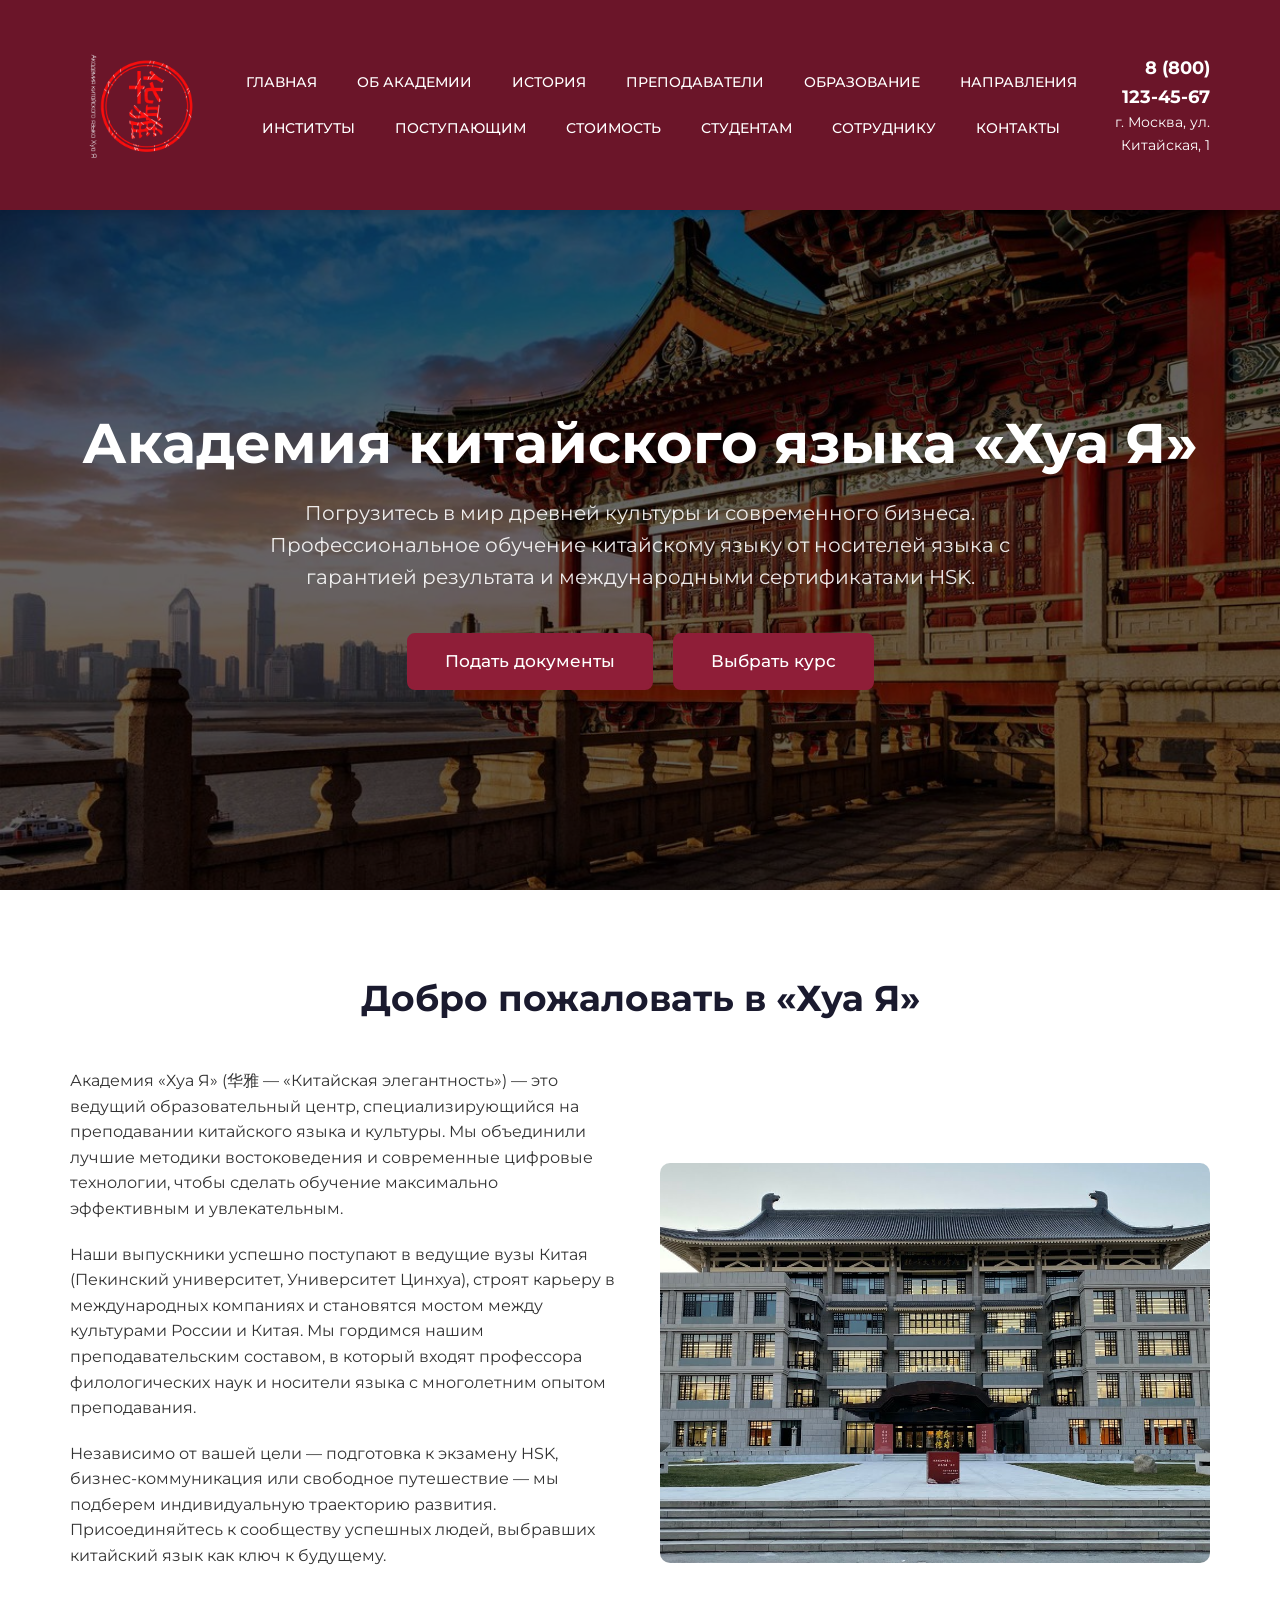
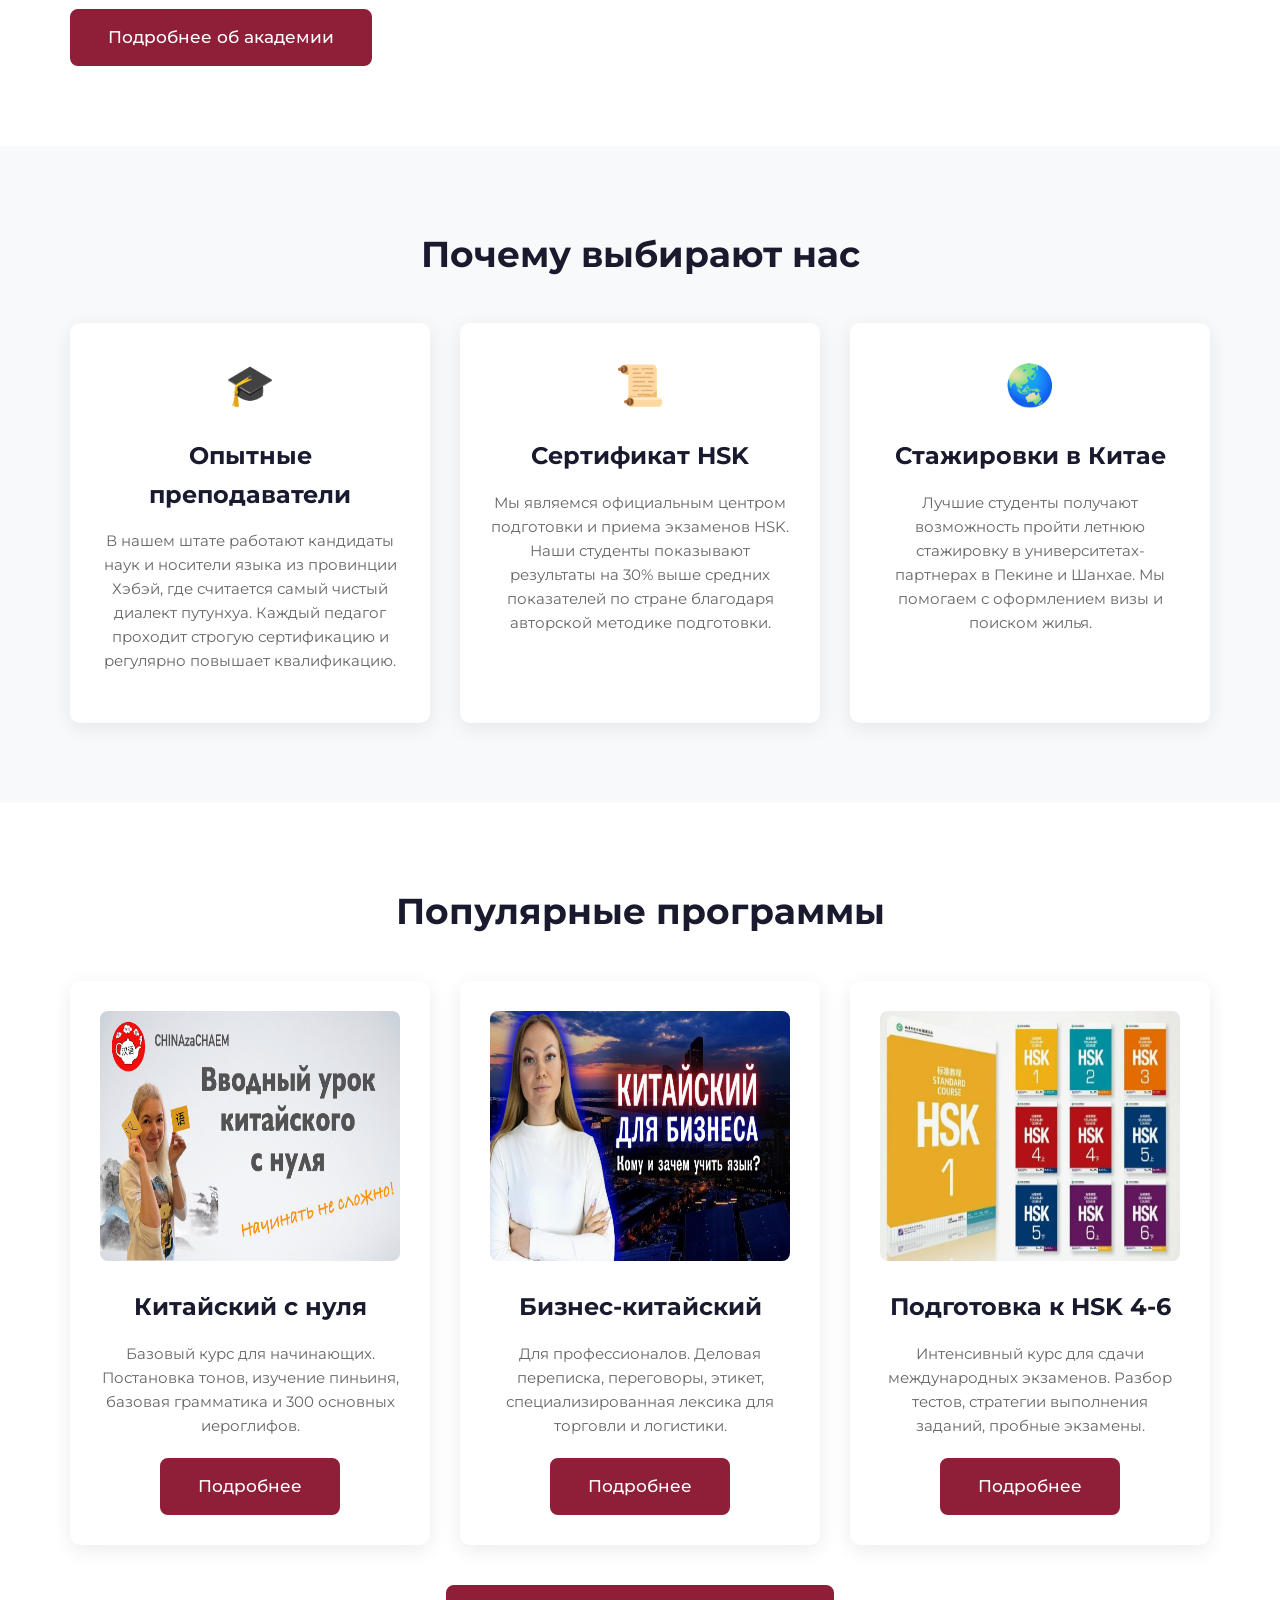
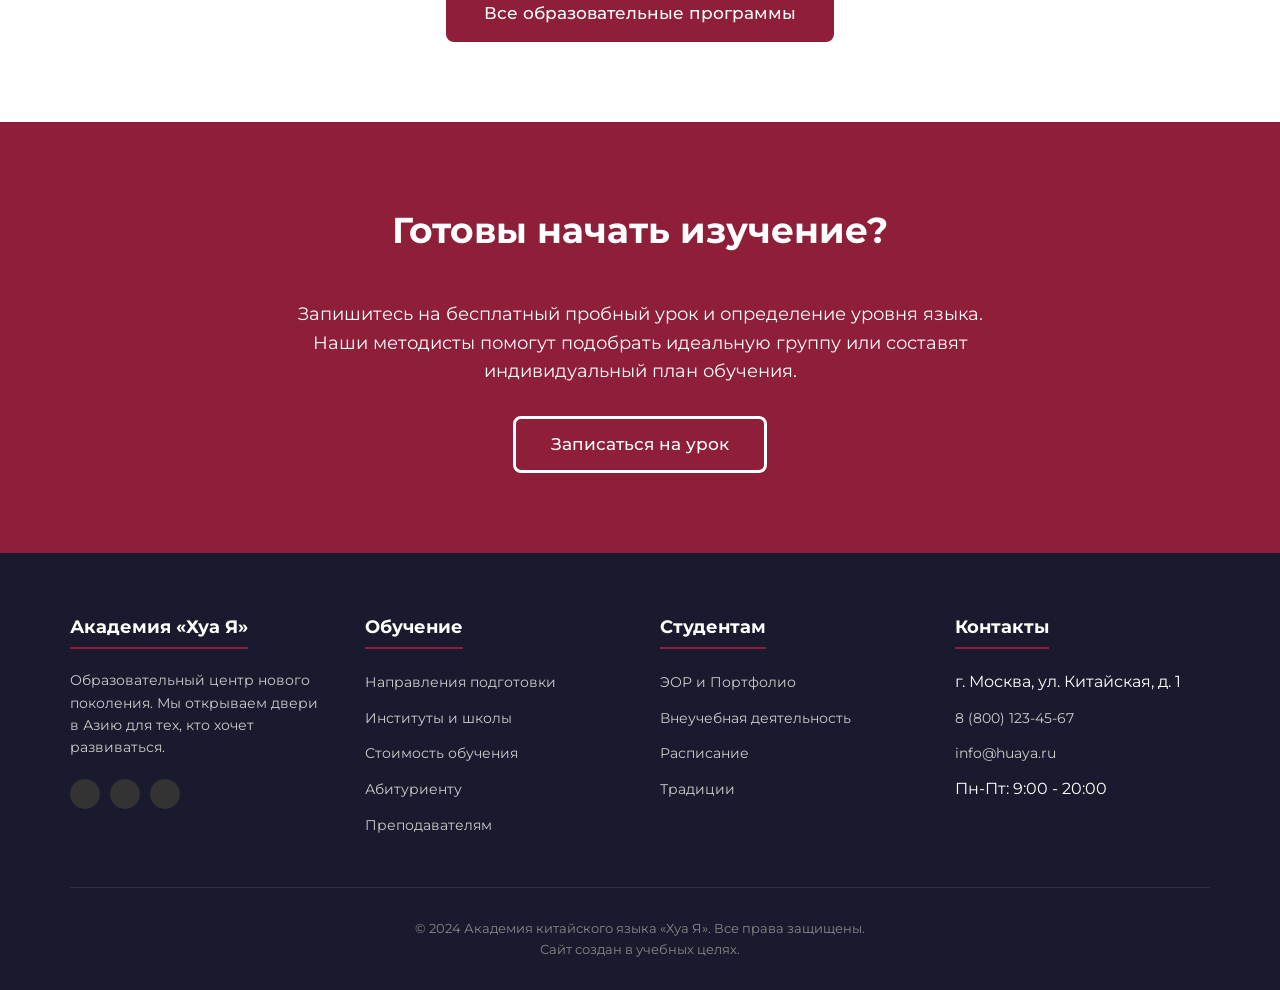
<file: index.html>
<!DOCTYPE html>
<html lang="ru">
<head>
    <meta charset="UTF-8">
    <meta name="viewport" content="width=device-width, initial-scale=1.0">
    <title>Академия китайского языка "Хуа Я" | Главная</title>
    <link href="https://fonts.googleapis.com/css2?family=Montserrat:wght@300;400;500;600;700;900&display=swap" rel="stylesheet">
    <link rel="stylesheet" href="style.css">
    <style>
        /* === КНОПКА СО ЗВЁЗДАМИ (БОРДОВАЯ ВЕРСИЯ) === */
        .star-btn {
            position: relative;
            padding: 12px 35px;
            background: #8f1e38;
            font-size: 17px;
            font-weight: 500;
            color: #fff;
            border: 3px solid #8f1e38;
            border-radius: 8px;
            box-shadow: 0 0 0 #8f1e388c;
            transition: all 0.3s ease-in-out;
            cursor: pointer;
            text-decoration: none;
            display: inline-flex;
            align-items: center;
            justify-content: center;
            gap: 8px;
            font-family: 'Montserrat', sans-serif;
        }

        .star-btn .star-1,
        .star-btn .star-2,
        .star-btn .star-3,
        .star-btn .star-4,
        .star-btn .star-5,
        .star-btn .star-6 {
            position: absolute;
            width: 25px;
            height: auto;
            filter: drop-shadow(0 0 0 #fffdef);
            z-index: -5;
            transition: all 1s cubic-bezier(0.05, 0.83, 0.43, 0.96);
            pointer-events: none;
        }

        .star-btn .star-1 { top: 20%; left: 20%; width: 25px; }
        .star-btn .star-2 { top: 45%; left: 45%; width: 15px; transition: all 1s cubic-bezier(0, 0.4, 0, 1.01); }
        .star-btn .star-3 { top: 40%; left: 40%; width: 5px; transition: all 1s cubic-bezier(0, 0.4, 0, 1.01); }
        .star-btn .star-4 { top: 20%; left: 40%; width: 8px; transition: all 0.8s cubic-bezier(0, 0.4, 0, 1.01); }
        .star-btn .star-5 { top: 25%; left: 45%; width: 15px; transition: all 0.6s cubic-bezier(0, 0.4, 0, 1.01); }
        .star-btn .star-6 { top: 5%; left: 50%; width: 5px; transition: all 0.8s ease; }

        .star-btn:hover {
            background: transparent;
            color: #8f1e38;
            box-shadow: 0 0 25px #8f1e388c;
        }

        .star-btn:hover .star-1 {
            top: -80%; left: -30%;
            filter: drop-shadow(0 0 10px #fffdef);
            z-index: 2;
        }
        .star-btn:hover .star-2 {
            top: -25%; left: 10%;
            filter: drop-shadow(0 0 10px #fffdef);
            z-index: 2;
        }
        .star-btn:hover .star-3 {
            top: 55%; left: 25%;
            filter: drop-shadow(0 0 10px #fffdef);
            z-index: 2;
        }
        .star-btn:hover .star-4 {
            top: 30%; left: 80%;
            filter: drop-shadow(0 0 10px #fffdef);
            z-index: 2;
        }
        .star-btn:hover .star-5 {
            top: 25%; left: 115%;
            filter: drop-shadow(0 0 10px #fffdef);
            z-index: 2;
        }
        .star-btn:hover .star-6 {
            top: 5%; left: 60%;
            filter: drop-shadow(0 0 10px #fffdef);
            z-index: 2;
        }

        .star-btn .fil0 { fill: #fffdef; }
    </style>
</head>
<body>

    <!-- ==================== ШАПКА САЙТА ==================== -->
    <header class="header">
        <div class="container header__container">
            <a href="index.html" class="logo">
                <img src="images/ЛОГОТИП1.png" alt="Логотип Академии Хуа Я">
            </a>
            
            <nav class="nav">
                <ul class="nav__list">
                    <li><a href="index.html" class="nav__link">Главная</a></li>
                    <li><a href="about.html" class="nav__link">Об Академии</a></li>
                    <li><a href="history.html" class="nav__link">История</a></li>
                    <li><a href="staff.html" class="nav__link">Преподаватели</a></li>
                    <li><a href="education.html" class="nav__link">Образование</a></li>
                    <li><a href="directions.html" class="nav__link">Направления</a></li>
                    <li><a href="institutes.html" class="nav__link">Институты</a></li>
                    <li><a href="applicants.html" class="nav__link">Поступающим</a></li>
                    <li><a href="tuition.html" class="nav__link">Стоимость</a></li>
                    <li><a href="students.html" class="nav__link">Студентам</a></li>
                    <li><a href="employees.html" class="nav__link">Сотруднику</a></li>
                    <li><a href="contacts.html" class="nav__link">Контакты</a></li>
                </ul>
            </nav>

            <div class="header__contacts">
                <a href="tel:+78001234567" class="phone">8 (800) 123-45-67</a>
                <span>г. Москва, ул. Китайская, 1</span>
            </div>
        </div>
    </header>

    <!-- ==================== ГЛАВНЫЙ ЭКРАН ==================== -->
    <section class="hero">
        <div class="container">
            <h1 class="hero__title">Академия китайского языка «Хуа Я»</h1>
            <p class="hero__subtitle">
                Погрузитесь в мир древней культуры и современного бизнеса. 
                Профессиональное обучение китайскому языку от носителей языка 
                с гарантией результата и международными сертификатами HSK.
            </p>
            <div class="hero__buttons">
                <!-- Кнопка 1: Подать документы -->
                <a href="applicants.html" class="star-btn">
                    Подать документы
                    <div class="star-1"><svg xmlns="http://www.w3.org/2000/svg" viewBox="0 0 784.11 815.53"><path class="fil0" d="M392.05 0c-20.9,210.08 -184.06,378.41 -392.05,407.78 207.96,29.37 371.12,197.68 392.05,407.74 20.93,-210.06 184.09,-378.37 392.05,-407.74 -207.98,-29.38 -371.16,-197.69 -392.06,-407.78z"/></svg></div>
                    <div class="star-2"><svg xmlns="http://www.w3.org/2000/svg" viewBox="0 0 784.11 815.53"><path class="fil0" d="M392.05 0c-20.9,210.08 -184.06,378.41 -392.05,407.78 207.96,29.37 371.12,197.68 392.05,407.74 20.93,-210.06 184.09,-378.37 392.05,-407.74 -207.98,-29.38 -371.16,-197.69 -392.06,-407.78z"/></svg></div>
                    <div class="star-3"><svg xmlns="http://www.w3.org/2000/svg" viewBox="0 0 784.11 815.53"><path class="fil0" d="M392.05 0c-20.9,210.08 -184.06,378.41 -392.05,407.78 207.96,29.37 371.12,197.68 392.05,407.74 20.93,-210.06 184.09,-378.37 392.05,-407.74 -207.98,-29.38 -371.16,-197.69 -392.06,-407.78z"/></svg></div>
                    <div class="star-4"><svg xmlns="http://www.w3.org/2000/svg" viewBox="0 0 784.11 815.53"><path class="fil0" d="M392.05 0c-20.9,210.08 -184.06,378.41 -392.05,407.78 207.96,29.37 371.12,197.68 392.05,407.74 20.93,-210.06 184.09,-378.37 392.05,-407.74 -207.98,-29.38 -371.16,-197.69 -392.06,-407.78z"/></svg></div>
                    <div class="star-5"><svg xmlns="http://www.w3.org/2000/svg" viewBox="0 0 784.11 815.53"><path class="fil0" d="M392.05 0c-20.9,210.08 -184.06,378.41 -392.05,407.78 207.96,29.37 371.12,197.68 392.05,407.74 20.93,-210.06 184.09,-378.37 392.05,-407.74 -207.98,-29.38 -371.16,-197.69 -392.06,-407.78z"/></svg></div>
                    <div class="star-6"><svg xmlns="http://www.w3.org/2000/svg" viewBox="0 0 784.11 815.53"><path class="fil0" d="M392.05 0c-20.9,210.08 -184.06,378.41 -392.05,407.78 207.96,29.37 371.12,197.68 392.05,407.74 20.93,-210.06 184.09,-378.37 392.05,-407.74 -207.98,-29.38 -371.16,-197.69 -392.06,-407.78z"/></svg></div>
                </a>
                
                <!-- Кнопка 2: Выбрать курс -->
                <a href="directions.html" class="star-btn">
                    Выбрать курс
                    <div class="star-1"><svg xmlns="http://www.w3.org/2000/svg" viewBox="0 0 784.11 815.53"><path class="fil0" d="M392.05 0c-20.9,210.08 -184.06,378.41 -392.05,407.78 207.96,29.37 371.12,197.68 392.05,407.74 20.93,-210.06 184.09,-378.37 392.05,-407.74 -207.98,-29.38 -371.16,-197.69 -392.06,-407.78z"/></svg></div>
                    <div class="star-2"><svg xmlns="http://www.w3.org/2000/svg" viewBox="0 0 784.11 815.53"><path class="fil0" d="M392.05 0c-20.9,210.08 -184.06,378.41 -392.05,407.78 207.96,29.37 371.12,197.68 392.05,407.74 20.93,-210.06 184.09,-378.37 392.05,-407.74 -207.98,-29.38 -371.16,-197.69 -392.06,-407.78z"/></svg></div>
                    <div class="star-3"><svg xmlns="http://www.w3.org/2000/svg" viewBox="0 0 784.11 815.53"><path class="fil0" d="M392.05 0c-20.9,210.08 -184.06,378.41 -392.05,407.78 207.96,29.37 371.12,197.68 392.05,407.74 20.93,-210.06 184.09,-378.37 392.05,-407.74 -207.98,-29.38 -371.16,-197.69 -392.06,-407.78z"/></svg></div>
                    <div class="star-4"><svg xmlns="http://www.w3.org/2000/svg" viewBox="0 0 784.11 815.53"><path class="fil0" d="M392.05 0c-20.9,210.08 -184.06,378.41 -392.05,407.78 207.96,29.37 371.12,197.68 392.05,407.74 20.93,-210.06 184.09,-378.37 392.05,-407.74 -207.98,-29.38 -371.16,-197.69 -392.06,-407.78z"/></svg></div>
                    <div class="star-5"><svg xmlns="http://www.w3.org/2000/svg" viewBox="0 0 784.11 815.53"><path class="fil0" d="M392.05 0c-20.9,210.08 -184.06,378.41 -392.05,407.78 207.96,29.37 371.12,197.68 392.05,407.74 20.93,-210.06 184.09,-378.37 392.05,-407.74 -207.98,-29.38 -371.16,-197.69 -392.06,-407.78z"/></svg></div>
                    <div class="star-6"><svg xmlns="http://www.w3.org/2000/svg" viewBox="0 0 784.11 815.53"><path class="fil0" d="M392.05 0c-20.9,210.08 -184.06,378.41 -392.05,407.78 207.96,29.37 371.12,197.68 392.05,407.74 20.93,-210.06 184.09,-378.37 392.05,-407.74 -207.98,-29.38 -371.16,-197.69 -392.06,-407.78z"/></svg></div>
                </a>
            </div>
        </div>
    </section>

    <!-- ==================== О НАС (Кратко) ==================== -->
    <section class="section">
        <div class="container">
            <h2>Добро пожаловать в «Хуа Я»</h2>
            <div style="display: flex; gap: 40px; align-items: center;">
                <div style="flex: 1;">
                    <p style="margin-bottom: 20px;">
                        Академия «Хуа Я» (华雅 — «Китайская элегантность») — это ведущий образовательный центр, 
                        специализирующийся на преподавании китайского языка и культуры. Мы объединили лучшие 
                        методики востоковедения и современные цифровые технологии, чтобы сделать обучение 
                        максимально эффективным и увлекательным.
                    </p>
                    <p style="margin-bottom: 20px;">
                        Наши выпускники успешно поступают в ведущие вузы Китая (Пекинский университет, Университет Цинхуа), 
                        строят карьеру в международных компаниях и становятся мостом между культурами России и Китая. 
                        Мы гордимся нашим преподавательским составом, в который входят профессора филологических наук 
                        и носители языка с многолетним опытом преподавания.
                    </p>
                    <p>
                        Независимо от вашей цели — подготовка к экзамену HSK, бизнес-коммуникация или свободное путешествие — 
                        мы подберем индивидуальную траекторию развития. Присоединяйтесь к сообществу успешных людей, 
                        выбравших китайский язык как ключ к будущему.
                    </p>
                    <!-- Кнопка 3: Подробнее об академии -->
                    <a href="about.html" class="star-btn mt-40">
                        Подробнее об академии
                        <div class="star-1"><svg xmlns="http://www.w3.org/2000/svg" viewBox="0 0 784.11 815.53"><path class="fil0" d="M392.05 0c-20.9,210.08 -184.06,378.41 -392.05,407.78 207.96,29.37 371.12,197.68 392.05,407.74 20.93,-210.06 184.09,-378.37 392.05,-407.74 -207.98,-29.38 -371.16,-197.69 -392.06,-407.78z"/></svg></div>
                        <div class="star-2"><svg xmlns="http://www.w3.org/2000/svg" viewBox="0 0 784.11 815.53"><path class="fil0" d="M392.05 0c-20.9,210.08 -184.06,378.41 -392.05,407.78 207.96,29.37 371.12,197.68 392.05,407.74 20.93,-210.06 184.09,-378.37 392.05,-407.74 -207.98,-29.38 -371.16,-197.69 -392.06,-407.78z"/></svg></div>
                        <div class="star-3"><svg xmlns="http://www.w3.org/2000/svg" viewBox="0 0 784.11 815.53"><path class="fil0" d="M392.05 0c-20.9,210.08 -184.06,378.41 -392.05,407.78 207.96,29.37 371.12,197.68 392.05,407.74 20.93,-210.06 184.09,-378.37 392.05,-407.74 -207.98,-29.38 -371.16,-197.69 -392.06,-407.78z"/></svg></div>
                        <div class="star-4"><svg xmlns="http://www.w3.org/2000/svg" viewBox="0 0 784.11 815.53"><path class="fil0" d="M392.05 0c-20.9,210.08 -184.06,378.41 -392.05,407.78 207.96,29.37 371.12,197.68 392.05,407.74 20.93,-210.06 184.09,-378.37 392.05,-407.74 -207.98,-29.38 -371.16,-197.69 -392.06,-407.78z"/></svg></div>
                        <div class="star-5"><svg xmlns="http://www.w3.org/2000/svg" viewBox="0 0 784.11 815.53"><path class="fil0" d="M392.05 0c-20.9,210.08 -184.06,378.41 -392.05,407.78 207.96,29.37 371.12,197.68 392.05,407.74 20.93,-210.06 184.09,-378.37 392.05,-407.74 -207.98,-29.38 -371.16,-197.69 -392.06,-407.78z"/></svg></div>
                        <div class="star-6"><svg xmlns="http://www.w3.org/2000/svg" viewBox="0 0 784.11 815.53"><path class="fil0" d="M392.05 0c-20.9,210.08 -184.06,378.41 -392.05,407.78 207.96,29.37 371.12,197.68 392.05,407.74 20.93,-210.06 184.09,-378.37 392.05,-407.74 -207.98,-29.38 -371.16,-197.69 -392.06,-407.78z"/></svg></div>
                    </a>
                </div>
                <div style="flex: 1;">
                    <img src="images/123.jpg" alt="Кампус Академии" style="width: 100%; height: 400px; object-fit: cover; border-radius: 10px;">
                </div>
                </div>
            </div>
        </div>
    </section>

    <!-- ==================== ПРЕИМУЩЕСТВА ==================== -->
    <section class="section section-gray">
        <div class="container">
            <h2>Почему выбирают нас</h2>
            <div class="cards-grid">
                <div class="card">
                    <span class="card__icon">🎓</span>
                    <h3 class="card__title">Опытные преподаватели</h3>
                    <p class="card__text">
                        В нашем штате работают кандидаты наук и носители языка из провинции Хэбэй, 
                        где считается самый чистый диалект путунхуа. Каждый педагог проходит 
                        строгую сертификацию и регулярно повышает квалификацию.
                    </p>
                </div>
                <div class="card">
                    <span class="card__icon">📜</span>
                    <h3 class="card__title">Сертификат HSK</h3>
                    <p class="card__text">
                        Мы являемся официальным центром подготовки и приема экзаменов HSK. 
                        Наши студенты показывают результаты на 30% выше средних показателей 
                        по стране благодаря авторской методике подготовки.
                    </p>
                </div>
                <div class="card">
                    <span class="card__icon">🌏</span>
                    <h3 class="card__title">Стажировки в Китае</h3>
                    <p class="card__text">
                        Лучшие студенты получают возможность пройти летнюю стажировку 
                        в университетах-партнерах в Пекине и Шанхае. Мы помогаем 
                        с оформлением визы и поиском жилья.
                    </p>
                </div>
            </div>
        </div>
    </section>

    <!-- ==================== НАПРАВЛЕНИЯ (Кратко) ==================== -->
    <section class="section">
        <div class="container">
            <h2>Популярные программы</h2>
            <div class="cards-grid">
                <div class="card">
                    <div class="course-card">
                        <img src="images/321.jpg" alt="Китайский с нуля" class="course-image">
                    </div>
                    <h3 class="card__title">Китайский с нуля</h3>
                    <p class="card__text">
                        Базовый курс для начинающих. Постановка тонов, изучение пиньиня, 
                        базовая грамматика и 300 основных иероглифов.
                    </p>
                    <!-- Кнопка 4: Подробнее -->
                    <a href="directions.html" class="star-btn">
                        Подробнее
                        <div class="star-1"><svg xmlns="http://www.w3.org/2000/svg" viewBox="0 0 784.11 815.53"><path class="fil0" d="M392.05 0c-20.9,210.08 -184.06,378.41 -392.05,407.78 207.96,29.37 371.12,197.68 392.05,407.74 20.93,-210.06 184.09,-378.37 392.05,-407.74 -207.98,-29.38 -371.16,-197.69 -392.06,-407.78z"/></svg></div>
                        <div class="star-2"><svg xmlns="http://www.w3.org/2000/svg" viewBox="0 0 784.11 815.53"><path class="fil0" d="M392.05 0c-20.9,210.08 -184.06,378.41 -392.05,407.78 207.96,29.37 371.12,197.68 392.05,407.74 20.93,-210.06 184.09,-378.37 392.05,-407.74 -207.98,-29.38 -371.16,-197.69 -392.06,-407.78z"/></svg></div>
                        <div class="star-3"><svg xmlns="http://www.w3.org/2000/svg" viewBox="0 0 784.11 815.53"><path class="fil0" d="M392.05 0c-20.9,210.08 -184.06,378.41 -392.05,407.78 207.96,29.37 371.12,197.68 392.05,407.74 20.93,-210.06 184.09,-378.37 392.05,-407.74 -207.98,-29.38 -371.16,-197.69 -392.06,-407.78z"/></svg></div>
                        <div class="star-4"><svg xmlns="http://www.w3.org/2000/svg" viewBox="0 0 784.11 815.53"><path class="fil0" d="M392.05 0c-20.9,210.08 -184.06,378.41 -392.05,407.78 207.96,29.37 371.12,197.68 392.05,407.74 20.93,-210.06 184.09,-378.37 392.05,-407.74 -207.98,-29.38 -371.16,-197.69 -392.06,-407.78z"/></svg></div>
                        <div class="star-5"><svg xmlns="http://www.w3.org/2000/svg" viewBox="0 0 784.11 815.53"><path class="fil0" d="M392.05 0c-20.9,210.08 -184.06,378.41 -392.05,407.78 207.96,29.37 371.12,197.68 392.05,407.74 20.93,-210.06 184.09,-378.37 392.05,-407.74 -207.98,-29.38 -371.16,-197.69 -392.06,-407.78z"/></svg></div>
                        <div class="star-6"><svg xmlns="http://www.w3.org/2000/svg" viewBox="0 0 784.11 815.53"><path class="fil0" d="M392.05 0c-20.9,210.08 -184.06,378.41 -392.05,407.78 207.96,29.37 371.12,197.68 392.05,407.74 20.93,-210.06 184.09,-378.37 392.05,-407.74 -207.98,-29.38 -371.16,-197.69 -392.06,-407.78z"/></svg></div>
                    </a>
                </div>
                <div class="card">
                    <div class="course-card">
                        <img src="images/312.jpg" alt="Бизнес-китайский" class="course-image">
                    </div>
                    <h3 class="card__title">Бизнес-китайский</h3>
                    <p class="card__text">
                        Для профессионалов. Деловая переписка, переговоры, этикет, 
                        специализированная лексика для торговли и логистики.
                    </p>
                    <!-- Кнопка 5: Подробнее -->
                    <a href="directions.html" class="star-btn">
                        Подробнее
                        <div class="star-1"><svg xmlns="http://www.w3.org/2000/svg" viewBox="0 0 784.11 815.53"><path class="fil0" d="M392.05 0c-20.9,210.08 -184.06,378.41 -392.05,407.78 207.96,29.37 371.12,197.68 392.05,407.74 20.93,-210.06 184.09,-378.37 392.05,-407.74 -207.98,-29.38 -371.16,-197.69 -392.06,-407.78z"/></svg></div>
                        <div class="star-2"><svg xmlns="http://www.w3.org/2000/svg" viewBox="0 0 784.11 815.53"><path class="fil0" d="M392.05 0c-20.9,210.08 -184.06,378.41 -392.05,407.78 207.96,29.37 371.12,197.68 392.05,407.74 20.93,-210.06 184.09,-378.37 392.05,-407.74 -207.98,-29.38 -371.16,-197.69 -392.06,-407.78z"/></svg></div>
                        <div class="star-3"><svg xmlns="http://www.w3.org/2000/svg" viewBox="0 0 784.11 815.53"><path class="fil0" d="M392.05 0c-20.9,210.08 -184.06,378.41 -392.05,407.78 207.96,29.37 371.12,197.68 392.05,407.74 20.93,-210.06 184.09,-378.37 392.05,-407.74 -207.98,-29.38 -371.16,-197.69 -392.06,-407.78z"/></svg></div>
                        <div class="star-4"><svg xmlns="http://www.w3.org/2000/svg" viewBox="0 0 784.11 815.53"><path class="fil0" d="M392.05 0c-20.9,210.08 -184.06,378.41 -392.05,407.78 207.96,29.37 371.12,197.68 392.05,407.74 20.93,-210.06 184.09,-378.37 392.05,-407.74 -207.98,-29.38 -371.16,-197.69 -392.06,-407.78z"/></svg></div>
                        <div class="star-5"><svg xmlns="http://www.w3.org/2000/svg" viewBox="0 0 784.11 815.53"><path class="fil0" d="M392.05 0c-20.9,210.08 -184.06,378.41 -392.05,407.78 207.96,29.37 371.12,197.68 392.05,407.74 20.93,-210.06 184.09,-378.37 392.05,-407.74 -207.98,-29.38 -371.16,-197.69 -392.06,-407.78z"/></svg></div>
                        <div class="star-6"><svg xmlns="http://www.w3.org/2000/svg" viewBox="0 0 784.11 815.53"><path class="fil0" d="M392.05 0c-20.9,210.08 -184.06,378.41 -392.05,407.78 207.96,29.37 371.12,197.68 392.05,407.74 20.93,-210.06 184.09,-378.37 392.05,-407.74 -207.98,-29.38 -371.16,-197.69 -392.06,-407.78z"/></svg></div>
                    </a>
                </div>
                <div class="card">
                    <div class="course-card">
                        <img src="images/231.jpg" alt="Подготовка к HSK 4-6" class="course-image">
                    </div>
                    <h3 class="card__title">Подготовка к HSK 4-6</h3>
                    <p class="card__text">
                        Интенсивный курс для сдачи международных экзаменов. 
                        Разбор тестов, стратегии выполнения заданий, пробные экзамены.
                    </p>
                    <!-- Кнопка 6: Подробнее -->
                    <a href="directions.html" class="star-btn">
                        Подробнее
                        <div class="star-1"><svg xmlns="http://www.w3.org/2000/svg" viewBox="0 0 784.11 815.53"><path class="fil0" d="M392.05 0c-20.9,210.08 -184.06,378.41 -392.05,407.78 207.96,29.37 371.12,197.68 392.05,407.74 20.93,-210.06 184.09,-378.37 392.05,-407.74 -207.98,-29.38 -371.16,-197.69 -392.06,-407.78z"/></svg></div>
                        <div class="star-2"><svg xmlns="http://www.w3.org/2000/svg" viewBox="0 0 784.11 815.53"><path class="fil0" d="M392.05 0c-20.9,210.08 -184.06,378.41 -392.05,407.78 207.96,29.37 371.12,197.68 392.05,407.74 20.93,-210.06 184.09,-378.37 392.05,-407.74 -207.98,-29.38 -371.16,-197.69 -392.06,-407.78z"/></svg></div>
                        <div class="star-3"><svg xmlns="http://www.w3.org/2000/svg" viewBox="0 0 784.11 815.53"><path class="fil0" d="M392.05 0c-20.9,210.08 -184.06,378.41 -392.05,407.78 207.96,29.37 371.12,197.68 392.05,407.74 20.93,-210.06 184.09,-378.37 392.05,-407.74 -207.98,-29.38 -371.16,-197.69 -392.06,-407.78z"/></svg></div>
                        <div class="star-4"><svg xmlns="http://www.w3.org/2000/svg" viewBox="0 0 784.11 815.53"><path class="fil0" d="M392.05 0c-20.9,210.08 -184.06,378.41 -392.05,407.78 207.96,29.37 371.12,197.68 392.05,407.74 20.93,-210.06 184.09,-378.37 392.05,-407.74 -207.98,-29.38 -371.16,-197.69 -392.06,-407.78z"/></svg></div>
                        <div class="star-5"><svg xmlns="http://www.w3.org/2000/svg" viewBox="0 0 784.11 815.53"><path class="fil0" d="M392.05 0c-20.9,210.08 -184.06,378.41 -392.05,407.78 207.96,29.37 371.12,197.68 392.05,407.74 20.93,-210.06 184.09,-378.37 392.05,-407.74 -207.98,-29.38 -371.16,-197.69 -392.06,-407.78z"/></svg></div>
                        <div class="star-6"><svg xmlns="http://www.w3.org/2000/svg" viewBox="0 0 784.11 815.53"><path class="fil0" d="M392.05 0c-20.9,210.08 -184.06,378.41 -392.05,407.78 207.96,29.37 371.12,197.68 392.05,407.74 20.93,-210.06 184.09,-378.37 392.05,-407.74 -207.98,-29.38 -371.16,-197.69 -392.06,-407.78z"/></svg></div>
                    </a>
                </div>
            </div>
            <div class="text-center mt-40">
                <!-- Кнопка 7: Все образовательные программы -->
                <a href="education.html" class="star-btn">
                    Все образовательные программы
                    <div class="star-1"><svg xmlns="http://www.w3.org/2000/svg" viewBox="0 0 784.11 815.53"><path class="fil0" d="M392.05 0c-20.9,210.08 -184.06,378.41 -392.05,407.78 207.96,29.37 371.12,197.68 392.05,407.74 20.93,-210.06 184.09,-378.37 392.05,-407.74 -207.98,-29.38 -371.16,-197.69 -392.06,-407.78z"/></svg></div>
                    <div class="star-2"><svg xmlns="http://www.w3.org/2000/svg" viewBox="0 0 784.11 815.53"><path class="fil0" d="M392.05 0c-20.9,210.08 -184.06,378.41 -392.05,407.78 207.96,29.37 371.12,197.68 392.05,407.74 20.93,-210.06 184.09,-378.37 392.05,-407.74 -207.98,-29.38 -371.16,-197.69 -392.06,-407.78z"/></svg></div>
                    <div class="star-3"><svg xmlns="http://www.w3.org/2000/svg" viewBox="0 0 784.11 815.53"><path class="fil0" d="M392.05 0c-20.9,210.08 -184.06,378.41 -392.05,407.78 207.96,29.37 371.12,197.68 392.05,407.74 20.93,-210.06 184.09,-378.37 392.05,-407.74 -207.98,-29.38 -371.16,-197.69 -392.06,-407.78z"/></svg></div>
                    <div class="star-4"><svg xmlns="http://www.w3.org/2000/svg" viewBox="0 0 784.11 815.53"><path class="fil0" d="M392.05 0c-20.9,210.08 -184.06,378.41 -392.05,407.78 207.96,29.37 371.12,197.68 392.05,407.74 20.93,-210.06 184.09,-378.37 392.05,-407.74 -207.98,-29.38 -371.16,-197.69 -392.06,-407.78z"/></svg></div>
                    <div class="star-5"><svg xmlns="http://www.w3.org/2000/svg" viewBox="0 0 784.11 815.53"><path class="fil0" d="M392.05 0c-20.9,210.08 -184.06,378.41 -392.05,407.78 207.96,29.37 371.12,197.68 392.05,407.74 20.93,-210.06 184.09,-378.37 392.05,-407.74 -207.98,-29.38 -371.16,-197.69 -392.06,-407.78z"/></svg></div>
                    <div class="star-6"><svg xmlns="http://www.w3.org/2000/svg" viewBox="0 0 784.11 815.53"><path class="fil0" d="M392.05 0c-20.9,210.08 -184.06,378.41 -392.05,407.78 207.96,29.37 371.12,197.68 392.05,407.74 20.93,-210.06 184.09,-378.37 392.05,-407.74 -207.98,-29.38 -371.16,-197.69 -392.06,-407.78z"/></svg></div>
                </a>
            </div>
        </div>
    </section>

    <!-- ==================== ПРИЗЫВ К ДЕЙСТВИЮ ==================== -->
    <section class="section section-red">
        <div class="container text-center">
            <h2>Готовы начать изучение?</h2>
            <p style="font-size: 18px; margin-bottom: 30px; max-width: 700px; margin-left: auto; margin-right: auto;">
                Запишитесь на бесплатный пробный урок и определение уровня языка. 
                Наши методисты помогут подобрать идеальную группу или составят индивидуальный план обучения.
            </p>
            <!-- Кнопка 8: Записаться на урок -->
            <a href="applicants.html" class="btn-white-outline">
                Записаться на урок
                <div class="star-1"><svg xmlns="http://www.w3.org/2000/svg" viewBox="0 0 784.11 815.53"><path class="fil0" d="M392.05 0c-20.9,210.08 -184.06,378.41 -392.05,407.78 207.96,29.37 371.12,197.68 392.05,407.74 20.93,-210.06 184.09,-378.37 392.05,-407.74 -207.98,-29.38 -371.16,-197.69 -392.06,-407.78z"/></svg></div>
                <div class="star-2"><svg xmlns="http://www.w3.org/2000/svg" viewBox="0 0 784.11 815.53"><path class="fil0" d="M392.05 0c-20.9,210.08 -184.06,378.41 -392.05,407.78 207.96,29.37 371.12,197.68 392.05,407.74 20.93,-210.06 184.09,-378.37 392.05,-407.74 -207.98,-29.38 -371.16,-197.69 -392.06,-407.78z"/></svg></div>
                <div class="star-3"><svg xmlns="http://www.w3.org/2000/svg" viewBox="0 0 784.11 815.53"><path class="fil0" d="M392.05 0c-20.9,210.08 -184.06,378.41 -392.05,407.78 207.96,29.37 371.12,197.68 392.05,407.74 20.93,-210.06 184.09,-378.37 392.05,-407.74 -207.98,-29.38 -371.16,-197.69 -392.06,-407.78z"/></svg></div>
                <div class="star-4"><svg xmlns="http://www.w3.org/2000/svg" viewBox="0 0 784.11 815.53"><path class="fil0" d="M392.05 0c-20.9,210.08 -184.06,378.41 -392.05,407.78 207.96,29.37 371.12,197.68 392.05,407.74 20.93,-210.06 184.09,-378.37 392.05,-407.74 -207.98,-29.38 -371.16,-197.69 -392.06,-407.78z"/></svg></div>
                <div class="star-5"><svg xmlns="http://www.w3.org/2000/svg" viewBox="0 0 784.11 815.53"><path class="fil0" d="M392.05 0c-20.9,210.08 -184.06,378.41 -392.05,407.78 207.96,29.37 371.12,197.68 392.05,407.74 20.93,-210.06 184.09,-378.37 392.05,-407.74 -207.98,-29.38 -371.16,-197.69 -392.06,-407.78z"/></svg></div>
                <div class="star-6"><svg xmlns="http://www.w3.org/2000/svg" viewBox="0 0 784.11 815.53"><path class="fil0" d="M392.05 0c-20.9,210.08 -184.06,378.41 -392.05,407.78 207.96,29.37 371.12,197.68 392.05,407.74 20.93,-210.06 184.09,-378.37 392.05,-407.74 -207.98,-29.38 -371.16,-197.69 -392.06,-407.78z"/></svg></div>
            </a>
        </div>
    </section>

    <!-- ==================== ПОДВАЛ ==================== -->
    <footer class="footer">
        <div class="container">
            <div class="footer__grid">
                <div>
                    <h4 class="footer__title">Академия «Хуа Я»</h4>
                    <p style="font-size: 14px; color: #ccc; margin-bottom: 20px;">
                        Образовательный центр нового поколения. 
                        Мы открываем двери в Азию для тех, кто хочет развиваться.
                    </p>
                    <div style="display: flex; gap: 10px;">
                        <div style="width: 30px; height: 30px; background: #333; border-radius: 50%;"></div>
                        <div style="width: 30px; height: 30px; background: #333; border-radius: 50%;"></div>
                        <div style="width: 30px; height: 30px; background: #333; border-radius: 50%;"></div>
                    </div>
                </div>
                
                <div>
                    <h4 class="footer__title">Обучение</h4>
                    <ul class="footer__list">
                        <li><a href="directions.html">Направления подготовки</a></li>
                        <li><a href="institutes.html">Институты и школы</a></li>
                        <li><a href="tuition.html">Стоимость обучения</a></li>
                        <li><a href="applicants.html">Абитуриенту</a></li>
                        <li><a href="employees.html">Преподавателям</a></li>
                    </ul>
                </div>

                <div>
                    <h4 class="footer__title">Студентам</h4>
                    <ul class="footer__list">
                        <li><a href="useful_info.html">ЭОР и Портфолио</a></li>
                        <li><a href="extracurricular.html">Внеучебная деятельность</a></li>
                        <li><a href="students.html">Расписание</a></li>
                        <li><a href="history.html">Традиции</a></li>
                    </ul>
                </div>

                <div>
                    <h4 class="footer__title">Контакты</h4>
                    <ul class="footer__list">
                        <li>г. Москва, ул. Китайская, д. 1</li>
                        <li><a href="tel:+78001234567">8 (800) 123-45-67</a></li>
                        <li><a href="mailto:info@huaya.ru">info@huaya.ru</a></li>
                        <li>Пн-Пт: 9:00 - 20:00</li>
                    </ul>
                </div>
            </div>
            
            <div class="footer__bottom">
                &copy; 2024 Академия китайского языка «Хуа Я». Все права защищены. <br>
                Сайт создан в учебных целях.
            </div>
        </div>
    </footer>

</body>
</html>
</file>
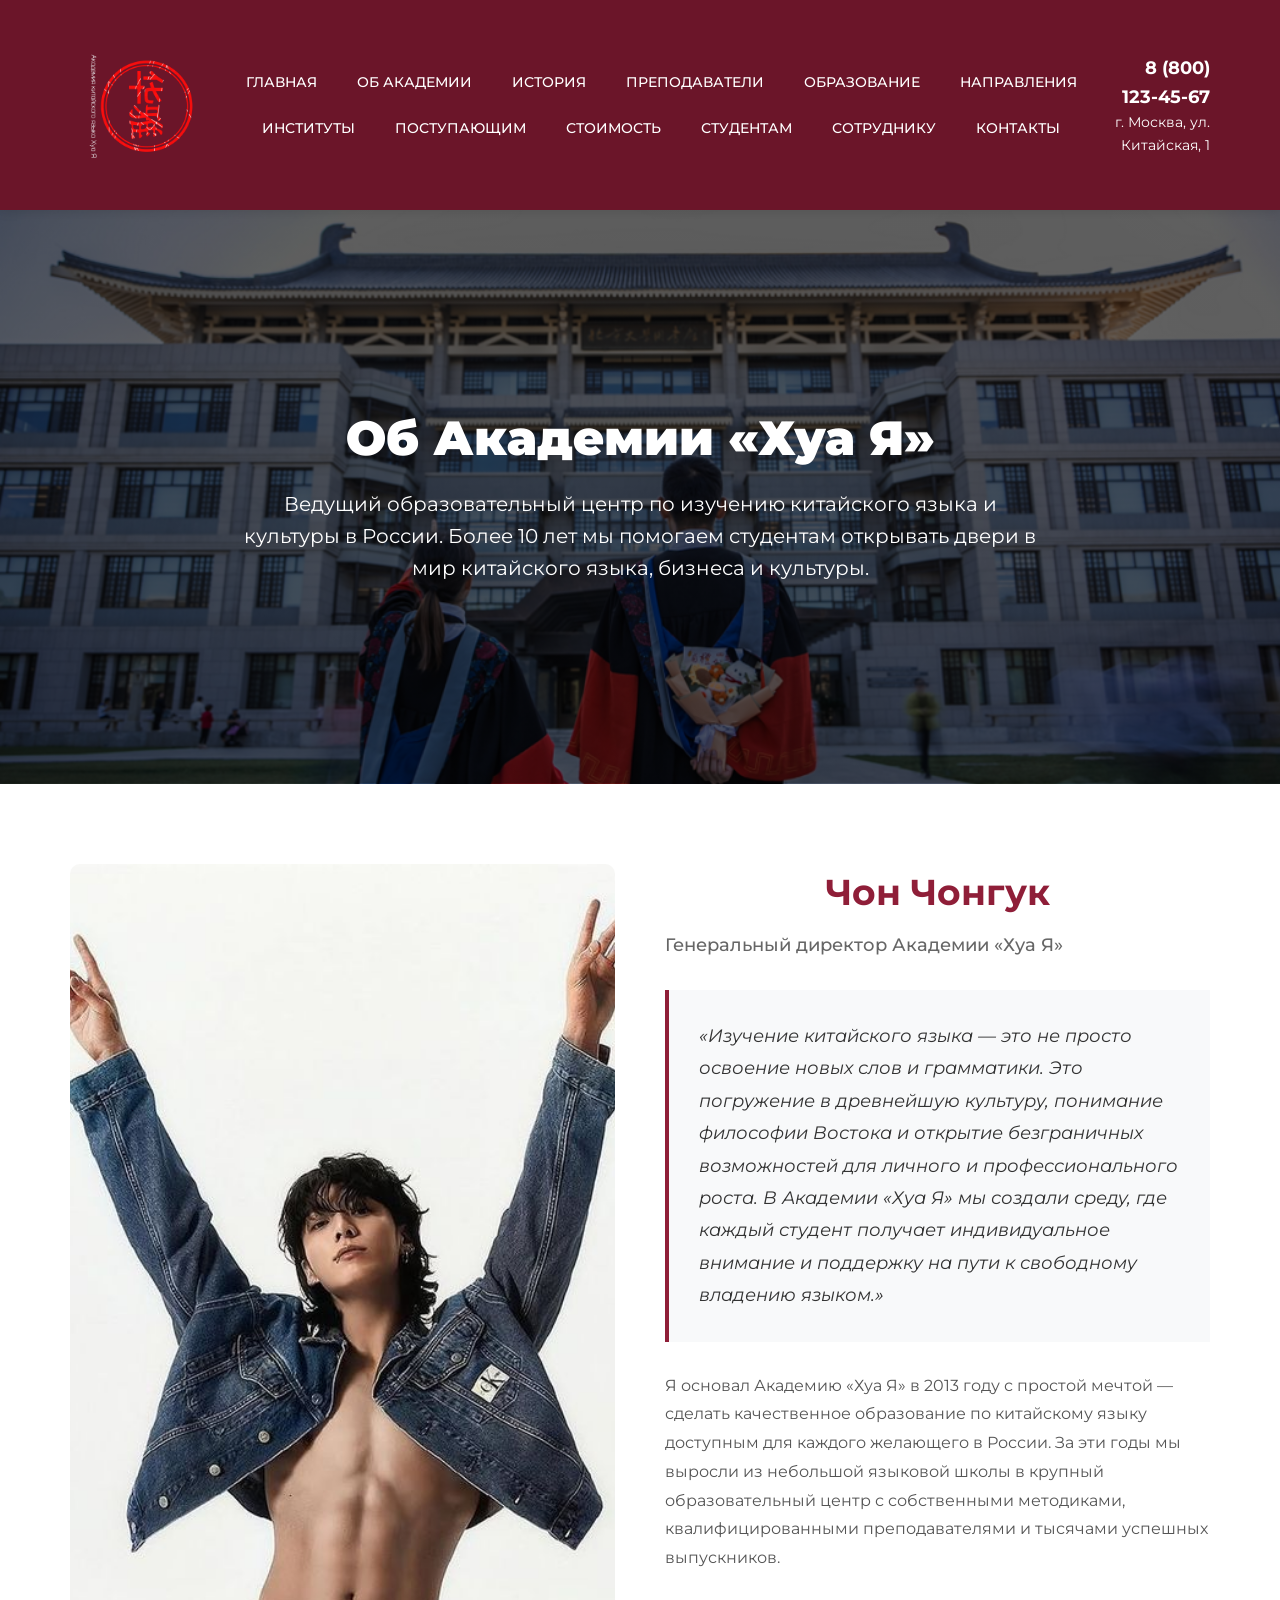
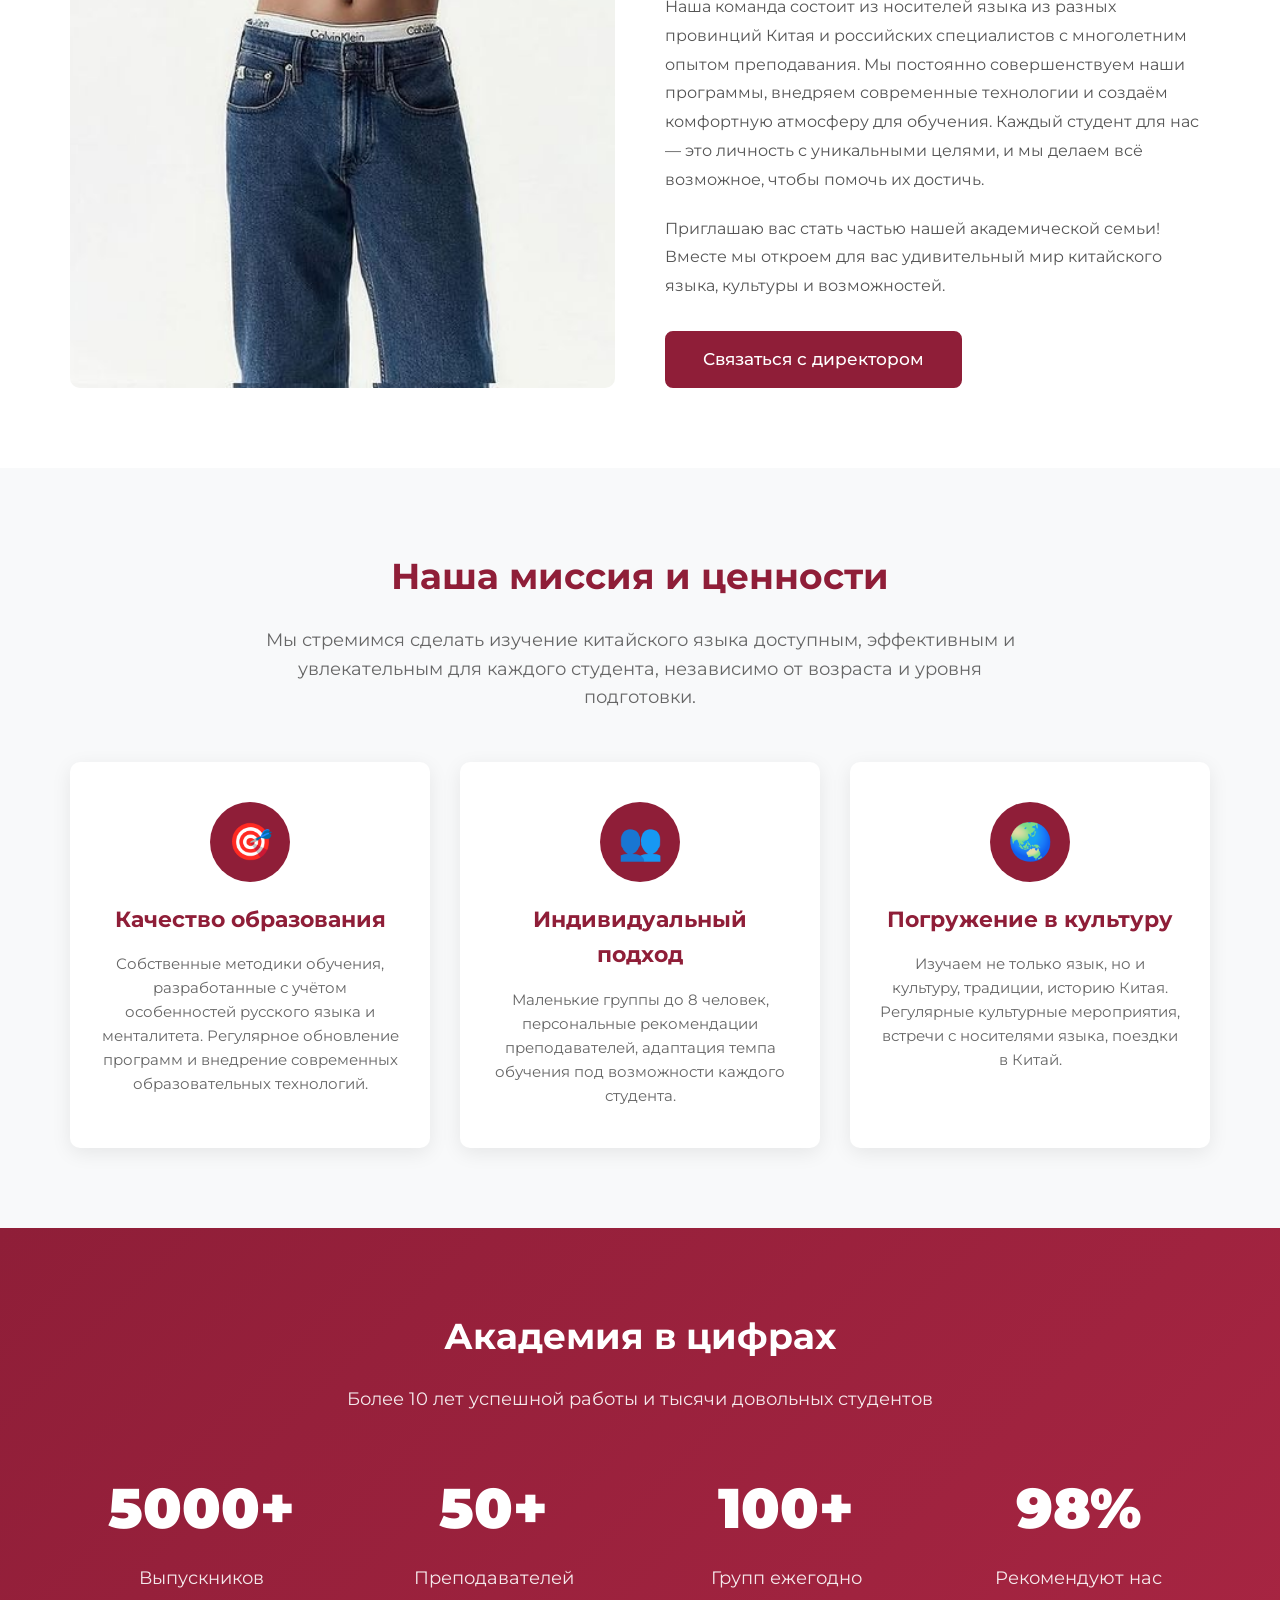
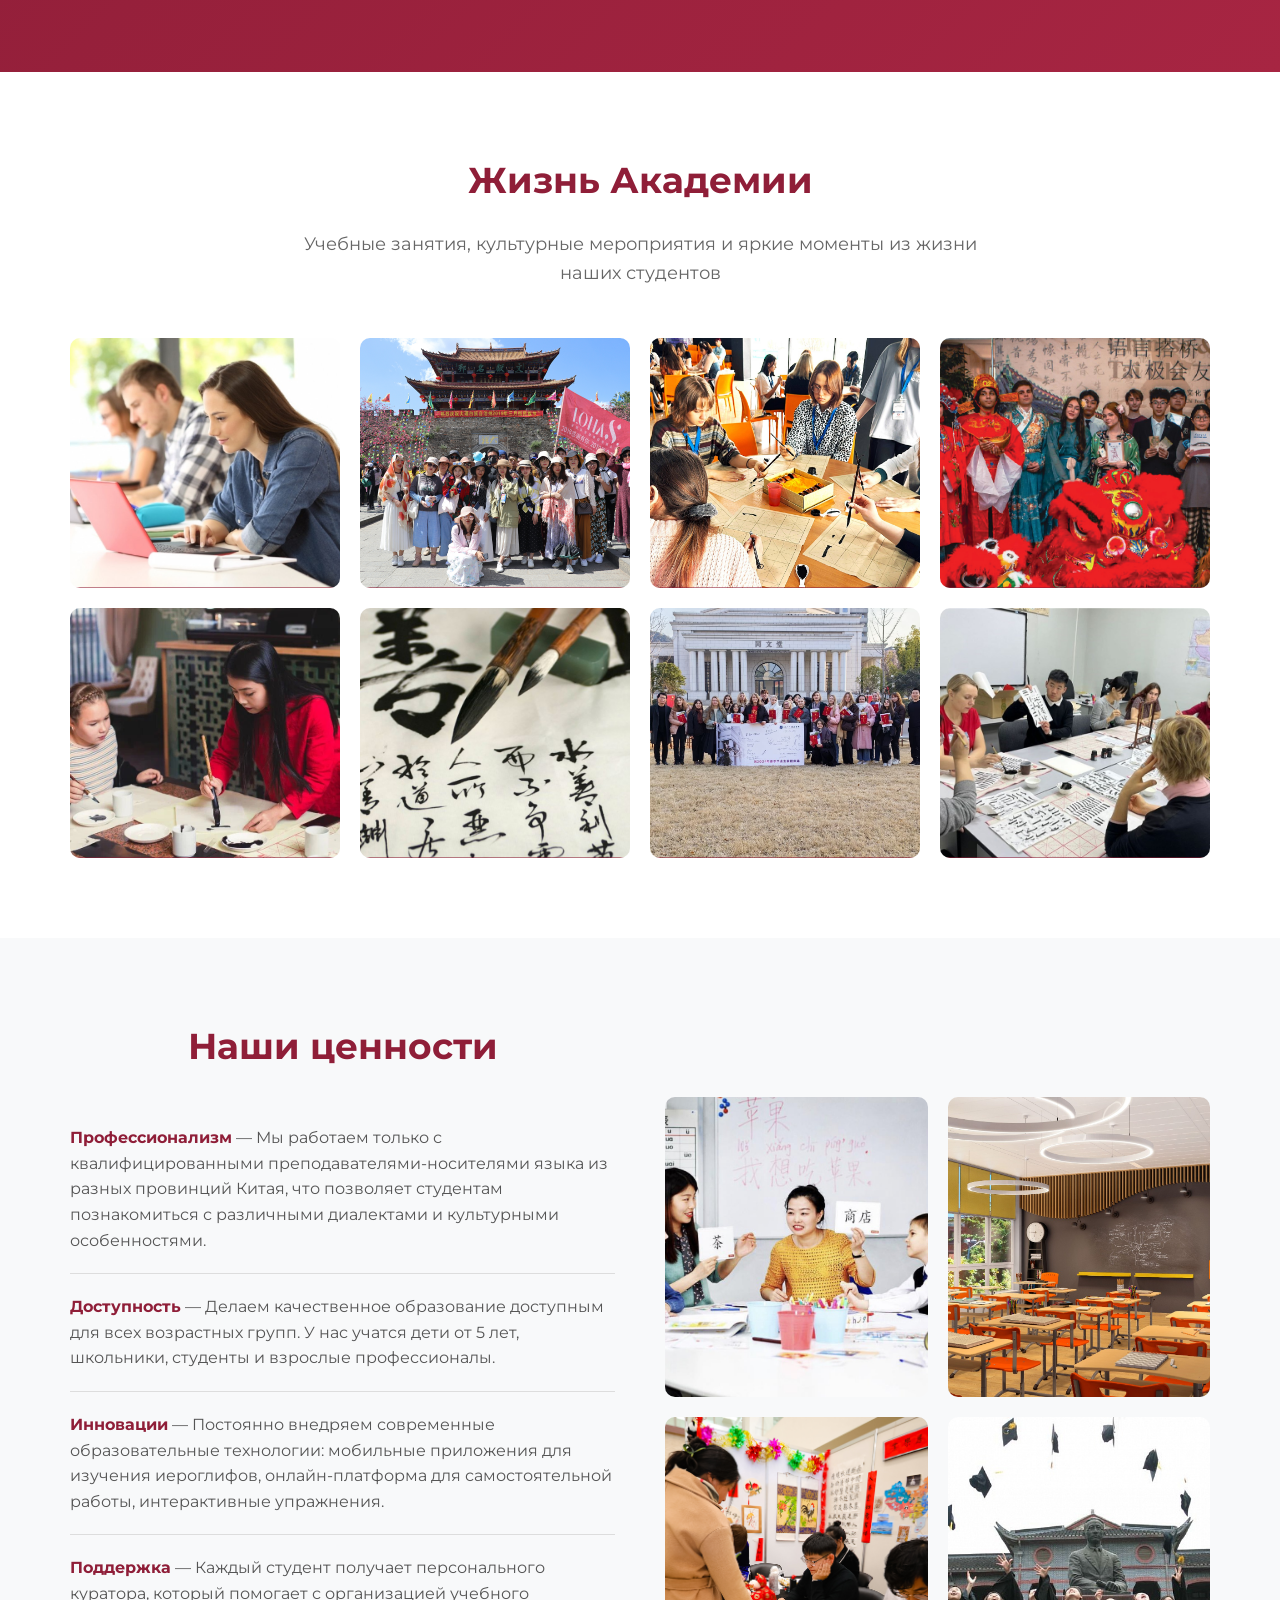
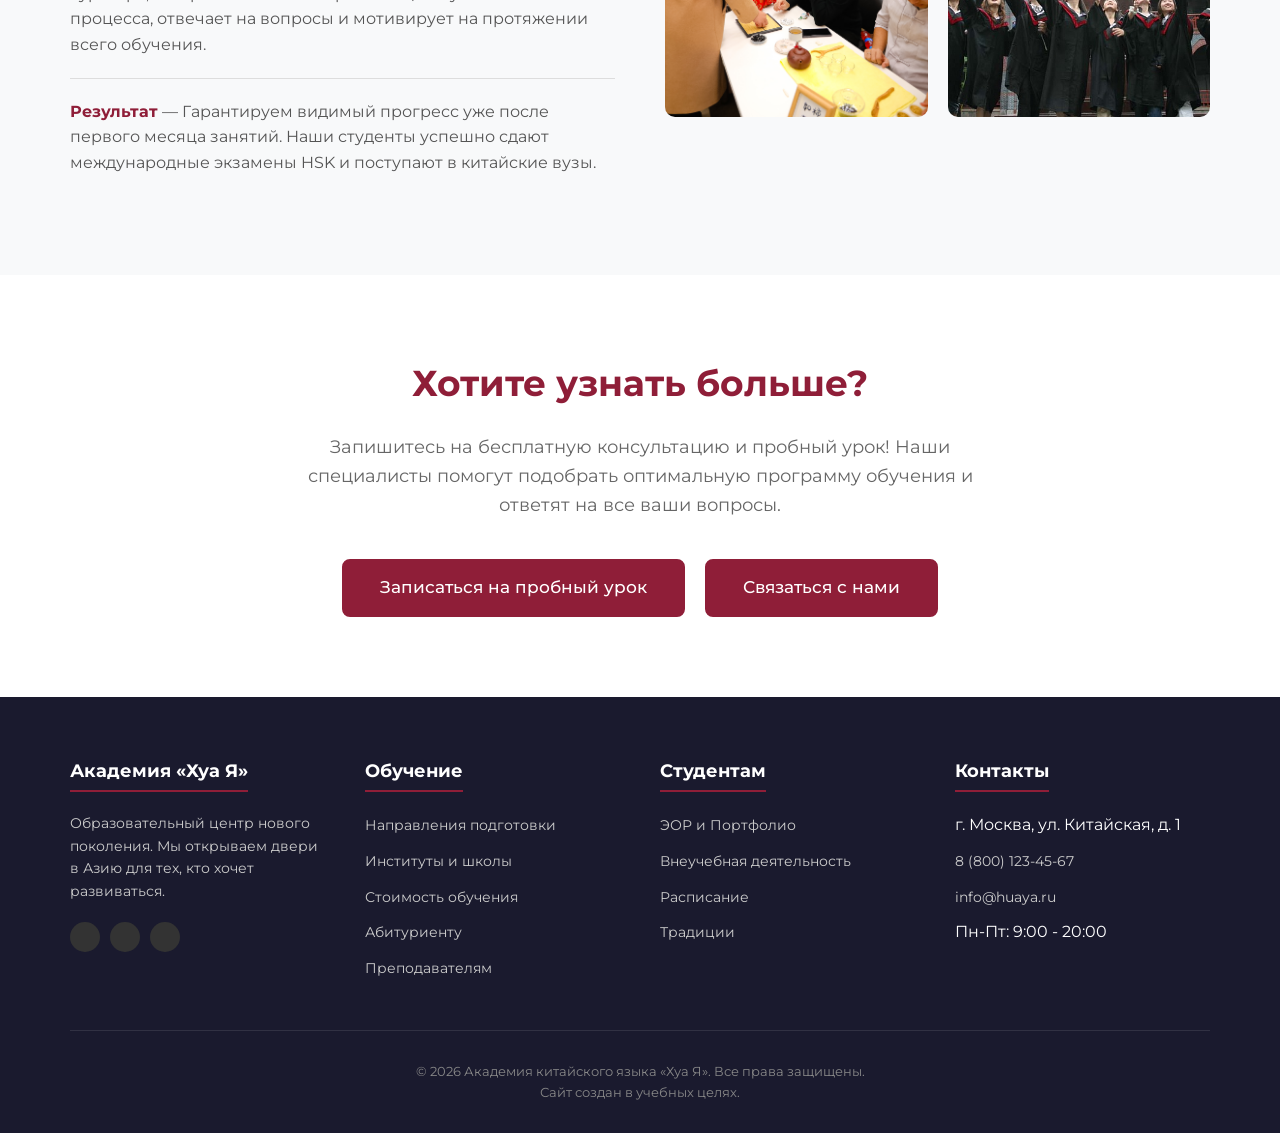
<file: about.html>
<!DOCTYPE html>
<html lang="ru">
<head>
    <meta charset="UTF-8">
    <meta name="viewport" content="width=device-width, initial-scale=1.0">
    <title>Об Академии | Хуа Я</title>
    <link href="https://fonts.googleapis.com/css2?family=Montserrat:wght@300;400;500;600;700;900&display=swap" rel="stylesheet">
    <link rel="stylesheet" href="style.css">
    <style>
        /* === КНОПКА СО ЗВЁЗДАМИ === */
        .star-btn {
            position: relative;
            padding: 12px 35px;
            background: #8f1e38;
            font-size: 17px;
            font-weight: 500;
            color: #fff;
            border: 3px solid #8f1e38;
            border-radius: 8px;
            box-shadow: 0 0 0 #8f1e388c;
            transition: all 0.3s ease-in-out;
            cursor: pointer;
            text-decoration: none;
            display: inline-flex;
            align-items: center;
            justify-content: center;
            gap: 8px;
            font-family: 'Montserrat', sans-serif;
        }

        .star-btn .star-1,
        .star-btn .star-2,
        .star-btn .star-3,
        .star-btn .star-4,
        .star-btn .star-5,
        .star-btn .star-6 {
            position: absolute;
            width: 25px;
            height: auto;
            filter: drop-shadow(0 0 0 #fffdef);
            z-index: -5;
            transition: all 1s cubic-bezier(0.05, 0.83, 0.43, 0.96);
            pointer-events: none;
        }

        .star-btn .star-1 { top: 20%; left: 20%; width: 25px; }
        .star-btn .star-2 { top: 45%; left: 45%; width: 15px; transition: all 1s cubic-bezier(0, 0.4, 0, 1.01); }
        .star-btn .star-3 { top: 40%; left: 40%; width: 5px; transition: all 1s cubic-bezier(0, 0.4, 0, 1.01); }
        .star-btn .star-4 { top: 20%; left: 40%; width: 8px; transition: all 0.8s cubic-bezier(0, 0.4, 0, 1.01); }
        .star-btn .star-5 { top: 25%; left: 45%; width: 15px; transition: all 0.6s cubic-bezier(0, 0.4, 0, 1.01); }
        .star-btn .star-6 { top: 5%; left: 50%; width: 5px; transition: all 0.8s ease; }

        .star-btn:hover {
            background: transparent;
            color: #8f1e38;
            box-shadow: 0 0 25px #8f1e388c;
        }

        .star-btn:hover .star-1 {
            top: -80%; left: -30%;
            filter: drop-shadow(0 0 10px #fffdef);
            z-index: 2;
        }
        .star-btn:hover .star-2 {
            top: -25%; left: 10%;
            filter: drop-shadow(0 0 10px #fffdef);
            z-index: 2;
        }
        .star-btn:hover .star-3 {
            top: 55%; left: 25%;
            filter: drop-shadow(0 0 10px #fffdef);
            z-index: 2;
        }
        .star-btn:hover .star-4 {
            top: 30%; left: 80%;
            filter: drop-shadow(0 0 10px #fffdef);
            z-index: 2;
        }
        .star-btn:hover .star-5 {
            top: 25%; left: 115%;
            filter: drop-shadow(0 0 10px #fffdef);
            z-index: 2;
        }
        .star-btn:hover .star-6 {
            top: 5%; left: 60%;
            filter: drop-shadow(0 0 10px #fffdef);
            z-index: 2;
        }

        .star-btn .fil0 { fill: #fffdef; }

        /* === СТИЛИ ДЛЯ СТРАНИЦЫ ABOUT === */
        .about-hero {
            background: linear-gradient(rgba(0,0,0,0.6), rgba(0,0,0,0.6)), url('images/фон3.png');
            background-size: cover;
            background-position: center;
            padding: 200px 0;
            color: #fff;
            text-align: center;
        }

        .about-hero__title {
            font-size: 48px;
            font-weight: 900;
            margin-bottom: 20px;
            color: #fff;
        }

        .about-hero__subtitle {
            font-size: 20px;
            max-width: 800px;
            margin: 0 auto;
            line-height: 1.6;
        }

        .director-section {
            padding: 80px 0;
            background: #fff;
        }

        .director-grid {
            display: grid;
            grid-template-columns: 1fr 1fr;
            gap: 50px;
            align-items: center;
        }

        .director-photo {
            width: 100%;
            height: 100%;
            background: #f0f0f0;
            border-radius: 10px;
            overflow: hidden;
        }

        .director-photo img {
            width: 100%;
            height: 100%;
            object-fit: cover;
        }

        .director-info h2 {
            font-size: 36px;
            color: #8f1e38;
            margin-bottom: 10px;
        }

        .director-info .director-position {
            font-size: 18px;
            color: #666;
            margin-bottom: 30px;
            font-weight: 500;
        }

        .director-quote {
            background: #f8f9fa;
            border-left: 4px solid #8f1e38;
            padding: 30px;
            margin: 30px 0;
            font-style: italic;
            font-size: 18px;
            line-height: 1.8;
            color: #333;
        }

        .director-text {
            font-size: 16px;
            line-height: 1.8;
            color: #555;
            margin-bottom: 20px;
        }

        .mission-section {
            padding: 80px 0;
            background: #f8f9fa;
        }

        .mission-grid {
            display: grid;
            grid-template-columns: repeat(3, 1fr);
            gap: 30px;
            margin-top: 50px;
        }

        .mission-card {
            background: #fff;
            padding: 40px 30px;
            border-radius: 10px;
            text-align: center;
            box-shadow: 0 5px 20px rgba(0,0,0,0.08);
            transition: 0.3s;
        }

        .mission-card:hover {
            transform: translateY(-5px);
            box-shadow: 0 10px 30px rgba(0,0,0,0.15);
        }

        .mission-card__icon {
            width: 80px;
            height: 80px;
            margin: 0 auto 20px;
            background: #8f1e38;
            border-radius: 50%;
            display: flex;
            align-items: center;
            justify-content: center;
            color: #fff;
            font-size: 36px;
        }

        .mission-card__title {
            font-size: 22px;
            color: #8f1e38;
            margin-bottom: 15px;
        }

        .mission-card__text {
            font-size: 15px;
            line-height: 1.6;
            color: #666;
        }

        .gallery-section {
            padding: 80px 0;
            background: #fff;
        }

        .gallery-grid {
            display: grid;
            grid-template-columns: repeat(4, 1fr);
            gap: 20px;
            margin-top: 50px;
        }

        .gallery-item {
            height: 250px;
            background: #f0f0f0;
            border-radius: 10px;
            overflow: hidden;
            position: relative;
        }

        .gallery-item img {
            width: 100%;
            height: 100%;
            object-fit: cover;
            transition: 0.3s;
        }

        .gallery-item:hover img {
            transform: scale(1.1);
        }

        .gallery-item__caption {
            position: absolute;
            bottom: 0;
            left: 0;
            right: 0;
            background: rgba(143, 30, 56, 0.9);
            color: #fff;
            padding: 15px;
            font-size: 14px;
            transform: translateY(100%);
            transition: 0.3s;
        }

        .gallery-item:hover .gallery-item__caption {
            transform: translateY(0);
        }

        .stats-section {
            padding: 80px 0;
            background: linear-gradient(135deg, #8f1e38 0%, #a72542 100%);
            color: #fff;
            text-align: center;
        }

        .stats-grid {
            display: grid;
            grid-template-columns: repeat(4, 1fr);
            gap: 30px;
            margin-top: 50px;
        }

        .stat-item__number {
            font-size: 56px;
            font-weight: 900;
            margin-bottom: 10px;
        }

        .stat-item__label {
            font-size: 18px;
            opacity: 0.9;
        }

        .values-section {
            padding: 80px 0;
            background: #f8f9fa;
        }

        .values-content {
            display: grid;
            grid-template-columns: 1fr 1fr;
            gap: 50px;
            align-items: center;
        }

        .values-text h2 {
            font-size: 36px;
            color: #8f1e38;
            margin-bottom: 30px;
        }

        .values-list {
            list-style: none;
        }

        .values-list li {
            padding: 20px 0;
            border-bottom: 1px solid #ddd;
            font-size: 16px;
            line-height: 1.6;
            color: #555;
        }

        .values-list li:last-child {
            border-bottom: none;
        }

        .values-list li strong {
            color: #8f1e38;
        }

        .values-images {
            display: grid;
            grid-template-columns: 1fr 1fr;
            gap: 20px;
        }

        .values-image {
            height: 300px;
            background: #f0f0f0;
            border-radius: 10px;
            overflow: hidden;
        }

        .values-image img {
            width: 100%;
            height: 100%;
            object-fit: cover;
        }

        .cta-section {
            padding: 80px 0;
            background: #fff;
            text-align: center;
        }

        .cta-section h2 {
            font-size: 36px;
            color: #8f1e38;
            margin-bottom: 20px;
        }

        .cta-section p {
            font-size: 18px;
            color: #666;
            max-width: 700px;
            margin: 0 auto 40px;
            line-height: 1.6;
        }
        
    </style>
</head>
<body>

    <!-- ==================== ШАПКА САЙТА ==================== -->
    <header class="header">
        <div class="container header__container">
            <a href="index.html" class="logo">
                <img src="images/ЛОГОТИП1.png" alt="Логотип Академии Хуа Я">
            </a>
            
            <nav class="nav">
                <ul class="nav__list">
                    <li><a href="index.html" class="nav__link">Главная</a></li>
                    <li><a href="about.html" class="nav__link">Об Академии</a></li>
                    <li><a href="history.html" class="nav__link">История</a></li>
                    <li><a href="staff.html" class="nav__link">Преподаватели</a></li>
                    <li><a href="education.html" class="nav__link">Образование</a></li>
                    <li><a href="directions.html" class="nav__link">Направления</a></li>
                    <li><a href="institutes.html" class="nav__link">Институты</a></li>
                    <li><a href="applicants.html" class="nav__link">Поступающим</a></li>
                    <li><a href="tuition.html" class="nav__link">Стоимость</a></li>
                    <li><a href="students.html" class="nav__link">Студентам</a></li>
                    <li><a href="employees.html" class="nav__link">Сотруднику</a></li>
                    <li><a href="contacts.html" class="nav__link">Контакты</a></li>
                </ul>
            </nav>

            <div class="header__contacts">
                <a href="tel:+78001234567" class="phone">8 (800) 123-45-67</a>
                <span>г. Москва, ул. Китайская, 1</span>
            </div>
        </div>
    </header>

    <!-- ==================== HERO СЕКЦИЯ ==================== -->
    <section class="about-hero">
        <div class="container">
            <h1 class="about-hero__title">Об Академии «Хуа Я»</h1>
            <p class="about-hero__subtitle">
                Ведущий образовательный центр по изучению китайского языка и культуры в России. 
                Более 10 лет мы помогаем студентам открывать двери в мир китайского языка, 
                бизнеса и культуры.
            </p>
        </div>
    </section>

    <!-- ==================== СЛОВО ДИРЕКТОРА ==================== -->
    <section class="director-section">
        <div class="container">
            <div class="director-grid">
                <div class="director-photo">
                    <img src="images/Ван ли минь.jpg" alt="Директор Академии Хуа Я">
                </div>
                <div class="director-info">
                    <h2>Чон Чонгук</h2>
                    <p class="director-position">Генеральный директор Академии «Хуа Я»</p>
                    
                    <div class="director-quote">
                        «Изучение китайского языка — это не просто освоение новых слов и грамматики. 
                        Это погружение в древнейшую культуру, понимание философии Востока и открытие 
                        безграничных возможностей для личного и профессионального роста. В Академии 
                        «Хуа Я» мы создали среду, где каждый студент получает индивидуальное внимание 
                        и поддержку на пути к свободному владению языком.»
                    </div>

                    <p class="director-text">
                        Я основал Академию «Хуа Я» в 2013 году с простой мечтой — сделать качественное 
                        образование по китайскому языку доступным для каждого желающего в России. За эти 
                        годы мы выросли из небольшой языковой школы в крупный образовательный центр с 
                        собственными методиками, квалифицированными преподавателями и тысячами успешных 
                        выпускников.
                    </p>

                    <p class="director-text">
                        Наша команда состоит из носителей языка из разных провинций Китая и российских 
                        специалистов с многолетним опытом преподавания. Мы постоянно совершенствуем наши 
                        программы, внедряем современные технологии и создаём комфортную атмосферу для 
                        обучения. Каждый студент для нас — это личность с уникальными целями, и мы 
                        делаем всё возможное, чтобы помочь их достичь.
                    </p>

                    <p class="director-text">
                        Приглашаю вас стать частью нашей академической семьи! Вместе мы откроем для вас 
                        удивительный мир китайского языка, культуры и возможностей.
                    </p>

                    <div style="margin-top: 30px;">
                        <a href="contacts.html" class="star-btn">
                            Связаться с директором
                            <div class="star-1"><svg xmlns="http://www.w3.org/2000/svg" viewBox="0 0 784.11 815.53"><path class="fil0" d="M392.05 0c-20.9,210.08 -184.06,378.41 -392.05,407.78 207.96,29.37 371.12,197.68 392.05,407.74 20.93,-210.06 184.09,-378.37 392.05,-407.74 -207.98,-29.38 -371.16,-197.69 -392.06,-407.78z"/></svg></div>
                            <div class="star-2"><svg xmlns="http://www.w3.org/2000/svg" viewBox="0 0 784.11 815.53"><path class="fil0" d="M392.05 0c-20.9,210.08 -184.06,378.41 -392.05,407.78 207.96,29.37 371.12,197.68 392.05,407.74 20.93,-210.06 184.09,-378.37 392.05,-407.74 -207.98,-29.38 -371.16,-197.69 -392.06,-407.78z"/></svg></div>
                            <div class="star-3"><svg xmlns="http://www.w3.org/2000/svg" viewBox="0 0 784.11 815.53"><path class="fil0" d="M392.05 0c-20.9,210.08 -184.06,378.41 -392.05,407.78 207.96,29.37 371.12,197.68 392.05,407.74 20.93,-210.06 184.09,-378.37 392.05,-407.74 -207.98,-29.38 -371.16,-197.69 -392.06,-407.78z"/></svg></div>
                            <div class="star-4"><svg xmlns="http://www.w3.org/2000/svg" viewBox="0 0 784.11 815.53"><path class="fil0" d="M392.05 0c-20.9,210.08 -184.06,378.41 -392.05,407.78 207.96,29.37 371.12,197.68 392.05,407.74 20.93,-210.06 184.09,-378.37 392.05,-407.74 -207.98,-29.38 -371.16,-197.69 -392.06,-407.78z"/></svg></div>
                            <div class="star-5"><svg xmlns="http://www.w3.org/2000/svg" viewBox="0 0 784.11 815.53"><path class="fil0" d="M392.05 0c-20.9,210.08 -184.06,378.41 -392.05,407.78 207.96,29.37 371.12,197.68 392.05,407.74 20.93,-210.06 184.09,-378.37 392.05,-407.74 -207.98,-29.38 -371.16,-197.69 -392.06,-407.78z"/></svg></div>
                            <div class="star-6"><svg xmlns="http://www.w3.org/2000/svg" viewBox="0 0 784.11 815.53"><path class="fil0" d="M392.05 0c-20.9,210.08 -184.06,378.41 -392.05,407.78 207.96,29.37 371.12,197.68 392.05,407.74 20.93,-210.06 184.09,-378.37 392.05,-407.74 -207.98,-29.38 -371.16,-197.69 -392.06,-407.78z"/></svg></div>
                        </a>
                    </div>
                </div>
            </div>
        </div>
    </section>

    <!-- ==================== МИССИЯ И ЦЕННОСТИ ==================== -->
    <section class="mission-section">
        <div class="container">
            <h2 class="text-center" style="text-align: center; font-size: 36px; color: #8f1e38; margin-bottom: 20px;">Наша миссия и ценности</h2>
            <p style="text-align: center; font-size: 18px; color: #666; max-width: 800px; margin: 0 auto 50px; line-height: 1.6;">
                Мы стремимся сделать изучение китайского языка доступным, эффективным и увлекательным 
                для каждого студента, независимо от возраста и уровня подготовки.
            </p>

            <div class="mission-grid">
                <div class="mission-card">
                    <div class="mission-card__icon">🎯</div>
                    <h3 class="mission-card__title">Качество образования</h3>
                    <p class="mission-card__text">
                        Собственные методики обучения, разработанные с учётом особенностей 
                        русского языка и менталитета. Регулярное обновление программ и 
                        внедрение современных образовательных технологий.
                    </p>
                </div>

                <div class="mission-card">
                    <div class="mission-card__icon">👥</div>
                    <h3 class="mission-card__title">Индивидуальный подход</h3>
                    <p class="mission-card__text">
                        Маленькие группы до 8 человек, персональные рекомендации 
                        преподавателей, адаптация темпа обучения под возможности 
                        каждого студента.
                    </p>
                </div>

                <div class="mission-card">
                    <div class="mission-card__icon">🌏</div>
                    <h3 class="mission-card__title">Погружение в культуру</h3>
                    <p class="mission-card__text">
                        Изучаем не только язык, но и культуру, традиции, историю Китая. 
                        Регулярные культурные мероприятия, встречи с носителями языка, 
                        поездки в Китай.
                    </p>
                </div>
            </div>
        </div>
    </section>

    <!-- ==================== СТАТИСТИКА ==================== -->
    <section class="stats-section">
        <div class="container">
            <h2 style="font-size: 36px; margin-bottom: 20px; color: #fff;">Академия в цифрах</h2>
            <p style="font-size: 18px; opacity: 0.9; max-width: 700px; margin: 0 auto 50px;">
                Более 10 лет успешной работы и тысячи довольных студентов
            </p>

            <div class="stats-grid">
                <div class="stat-item">
                    <div class="stat-item__number">5000+</div>
                    <div class="stat-item__label">Выпускников</div>
                </div>

                <div class="stat-item">
                    <div class="stat-item__number">50+</div>
                    <div class="stat-item__label">Преподавателей</div>
                </div>

                <div class="stat-item">
                    <div class="stat-item__number">100+</div>
                    <div class="stat-item__label">Групп ежегодно</div>
                </div>

                <div class="stat-item">
                    <div class="stat-item__number">98%</div>
                    <div class="stat-item__label">Рекомендуют нас</div>
                </div>
            </div>
        </div>
    </section>

    <!-- ==================== ГАЛЕРЕЯ ==================== -->
    <section class="gallery-section">
        <div class="container">
            <h2 class="text-center" style="text-align: center; font-size: 36px; color: #8f1e38; margin-bottom: 20px;">Жизнь Академии</h2>
            <p style="text-align: center; font-size: 18px; color: #666; max-width: 700px; margin: 0 auto 50px;">
                Учебные занятия, культурные мероприятия и яркие моменты из жизни наших студентов
            </p>

            <div class="gallery-grid">
                <div class="gallery-item">
                    <img src="images/учебный процесс.jpg" alt="Учебный процесс">
                    <div class="gallery-item__caption">Учебный процесс</div>
                </div>

                <div class="gallery-item">
                    <img src="images/мероприятия.jpg" alt="Культурное мероприятие">
                    <div class="gallery-item__caption">Культурное мероприятие</div>
                </div>

                <div class="gallery-item">
                    <img src="images/групп занятия.jpg" alt="Групповое занятие">
                    <div class="gallery-item__caption">Групповое занятие</div>
                </div>

                <div class="gallery-item">
                    <img src="images/НОВЫЙ ГОД.jpg" alt="Празднование Нового года">
                    <div class="gallery-item__caption">Празднование Нового года</div>
                </div>

                <div class="gallery-item">
                    <img src="images/индивидуал занятия.jpg" alt="Индивидуальное занятие">
                    <div class="gallery-item__caption">Индивидуальное занятие</div>
                </div>

                <div class="gallery-item">
                    <img src="images/КАЛИГРАФ.jpg" alt="Китайская каллиграфия">
                    <div class="gallery-item__caption">Китайская каллиграфия</div>
                </div>

                <div class="gallery-item">
                    <img src="images/выпускники.jpg" alt="Выпускной церемония">
                    <div class="gallery-item__caption">Выпускной церемония</div>
                </div>

                <div class="gallery-item">
                    <img src="images/ЕЩЁ ГРУП ЗАНЯТ.jpg" alt="Командная работа">
                    <div class="gallery-item__caption">Командная работа</div>
                </div>
            </div>
        </div>
    </section>

    <!-- ==================== ЦЕННОСТИ ==================== -->
    <section class="values-section">
        <div class="container">
            <div class="values-content">
                <div class="values-text">
                    <h2>Наши ценности</h2>
                    <ul class="values-list">
                        <li>
                            <strong>Профессионализм</strong> — Мы работаем только с квалифицированными преподавателями-носителями языка из разных провинций Китая, что позволяет студентам познакомиться с различными диалектами и культурными особенностями.
                        </li>
                        <li>
                            <strong>Доступность</strong> — Делаем качественное образование доступным для всех возрастных групп. У нас учатся дети от 5 лет, школьники, студенты и взрослые профессионалы.
                        </li>
                        <li>
                            <strong>Инновации</strong> — Постоянно внедряем современные образовательные технологии: мобильные приложения для изучения иероглифов, онлайн-платформа для самостоятельной работы, интерактивные упражнения.
                        </li>
                        <li>
                            <strong>Поддержка</strong> — Каждый студент получает персонального куратора, который помогает с организацией учебного процесса, отвечает на вопросы и мотивирует на протяжении всего обучения.
                        </li>
                        <li>
                            <strong>Результат</strong> — Гарантируем видимый прогресс уже после первого месяца занятий. Наши студенты успешно сдают международные экзамены HSK и поступают в китайские вузы.
                        </li>
                    </ul>
                </div>

                <div class="values-images">
                    <div class="values-image">
                        <img src="images/препод и уч.jpg" alt="Преподаватель с студентами">
                    </div>
                    <div class="values-image">
                        <img src="images/новый класс.jpg" alt="Современный класс">
                    </div>
                    <div class="values-image">
                        <img src="images/чет еще.jpg" alt="Учебный процесс">
                    </div>
                    <div class="values-image">
                        <img src="images/фоннн1.jpg" alt="Групповая работа">
                    </div>
                </div>
            </div>
        </div>
    </section>

    <!-- ==================== CTA ==================== -->
    <section class="cta-section">
        <div class="container">
            <h2>Хотите узнать больше?</h2>
            <p>
                Запишитесь на бесплатную консультацию и пробный урок! 
                Наши специалисты помогут подобрать оптимальную программу обучения 
                и ответят на все ваши вопросы.
            </p>

            <div style="display: flex; gap: 20px; justify-content: center; flex-wrap: wrap;">
                <a href="applicants.html" class="star-btn">
                    Записаться на пробный урок
                    <div class="star-1"><svg xmlns="http://www.w3.org/2000/svg" viewBox="0 0 784.11 815.53"><path class="fil0" d="M392.05 0c-20.9,210.08 -184.06,378.41 -392.05,407.78 207.96,29.37 371.12,197.68 392.05,407.74 20.93,-210.06 184.09,-378.37 392.05,-407.74 -207.98,-29.38 -371.16,-197.69 -392.06,-407.78z"/></svg></div>
                    <div class="star-2"><svg xmlns="http://www.w3.org/2000/svg" viewBox="0 0 784.11 815.53"><path class="fil0" d="M392.05 0c-20.9,210.08 -184.06,378.41 -392.05,407.78 207.96,29.37 371.12,197.68 392.05,407.74 20.93,-210.06 184.09,-378.37 392.05,-407.74 -207.98,-29.38 -371.16,-197.69 -392.06,-407.78z"/></svg></div>
                    <div class="star-3"><svg xmlns="http://www.w3.org/2000/svg" viewBox="0 0 784.11 815.53"><path class="fil0" d="M392.05 0c-20.9,210.08 -184.06,378.41 -392.05,407.78 207.96,29.37 371.12,197.68 392.05,407.74 20.93,-210.06 184.09,-378.37 392.05,-407.74 -207.98,-29.38 -371.16,-197.69 -392.06,-407.78z"/></svg></div>
                    <div class="star-4"><svg xmlns="http://www.w3.org/2000/svg" viewBox="0 0 784.11 815.53"><path class="fil0" d="M392.05 0c-20.9,210.08 -184.06,378.41 -392.05,407.78 207.96,29.37 371.12,197.68 392.05,407.74 20.93,-210.06 184.09,-378.37 392.05,-407.74 -207.98,-29.38 -371.16,-197.69 -392.06,-407.78z"/></svg></div>
                    <div class="star-5"><svg xmlns="http://www.w3.org/2000/svg" viewBox="0 0 784.11 815.53"><path class="fil0" d="M392.05 0c-20.9,210.08 -184.06,378.41 -392.05,407.78 207.96,29.37 371.12,197.68 392.05,407.74 20.93,-210.06 184.09,-378.37 392.05,-407.74 -207.98,-29.38 -371.16,-197.69 -392.06,-407.78z"/></svg></div>
                    <div class="star-6"><svg xmlns="http://www.w3.org/2000/svg" viewBox="0 0 784.11 815.53"><path class="fil0" d="M392.05 0c-20.9,210.08 -184.06,378.41 -392.05,407.78 207.96,29.37 371.12,197.68 392.05,407.74 20.93,-210.06 184.09,-378.37 392.05,-407.74 -207.98,-29.38 -371.16,-197.69 -392.06,-407.78z"/></svg></div>
                </a>

                <a href="contacts.html" class="star-btn">
                    Связаться с нами
                    <div class="star-1"><svg xmlns="http://www.w3.org/2000/svg" viewBox="0 0 784.11 815.53"><path class="fil0" d="M392.05 0c-20.9,210.08 -184.06,378.41 -392.05,407.78 207.96,29.37 371.12,197.68 392.05,407.74 20.93,-210.06 184.09,-378.37 392.05,-407.74 -207.98,-29.38 -371.16,-197.69 -392.06,-407.78z"/></svg></div>
                    <div class="star-2"><svg xmlns="http://www.w3.org/2000/svg" viewBox="0 0 784.11 815.53"><path class="fil0" d="M392.05 0c-20.9,210.08 -184.06,378.41 -392.05,407.78 207.96,29.37 371.12,197.68 392.05,407.74 20.93,-210.06 184.09,-378.37 392.05,-407.74 -207.98,-29.38 -371.16,-197.69 -392.06,-407.78z"/></svg></div>
                    <div class="star-3"><svg xmlns="http://www.w3.org/2000/svg" viewBox="0 0 784.11 815.53"><path class="fil0" d="M392.05 0c-20.9,210.08 -184.06,378.41 -392.05,407.78 207.96,29.37 371.12,197.68 392.05,407.74 20.93,-210.06 184.09,-378.37 392.05,-407.74 -207.98,-29.38 -371.16,-197.69 -392.06,-407.78z"/></svg></div>
                    <div class="star-4"><svg xmlns="http://www.w3.org/2000/svg" viewBox="0 0 784.11 815.53"><path class="fil0" d="M392.05 0c-20.9,210.08 -184.06,378.41 -392.05,407.78 207.96,29.37 371.12,197.68 392.05,407.74 20.93,-210.06 184.09,-378.37 392.05,-407.74 -207.98,-29.38 -371.16,-197.69 -392.06,-407.78z"/></svg></div>
                    <div class="star-5"><svg xmlns="http://www.w3.org/2000/svg" viewBox="0 0 784.11 815.53"><path class="fil0" d="M392.05 0c-20.9,210.08 -184.06,378.41 -392.05,407.78 207.96,29.37 371.12,197.68 392.05,407.74 20.93,-210.06 184.09,-378.37 392.05,-407.74 -207.98,-29.38 -371.16,-197.69 -392.06,-407.78z"/></svg></div>
                    <div class="star-6"><svg xmlns="http://www.w3.org/2000/svg" viewBox="0 0 784.11 815.53"><path class="fil0" d="M392.05 0c-20.9,210.08 -184.06,378.41 -392.05,407.78 207.96,29.37 371.12,197.68 392.05,407.74 20.93,-210.06 184.09,-378.37 392.05,-407.74 -207.98,-29.38 -371.16,-197.69 -392.06,-407.78z"/></svg></div>
                </a>
            </div>
        </div>
    </section>

    <!-- ==================== ПОДВАЛ ==================== -->
    <footer class="footer">
        <div class="container">
            <div class="footer__grid">
                <div>
                    <h4 class="footer__title">Академия «Хуа Я»</h4>
                    <p style="font-size: 14px; color: #ccc; margin-bottom: 20px;">
                        Образовательный центр нового поколения. 
                        Мы открываем двери в Азию для тех, кто хочет развиваться.
                    </p>
                    <div style="display: flex; gap: 10px;">
                        <div style="width: 30px; height: 30px; background: #333; border-radius: 50%;"></div>
                        <div style="width: 30px; height: 30px; background: #333; border-radius: 50%;"></div>
                        <div style="width: 30px; height: 30px; background: #333; border-radius: 50%;"></div>
                    </div>
                </div>
                
                <div>
                    <h4 class="footer__title">Обучение</h4>
                    <ul class="footer__list">
                        <li><a href="directions.html">Направления подготовки</a></li>
                        <li><a href="institutes.html">Институты и школы</a></li>
                        <li><a href="tuition.html">Стоимость обучения</a></li>
                        <li><a href="applicants.html">Абитуриенту</a></li>
                        <li><a href="employees.html">Преподавателям</a></li>
                    </ul>
                </div>

                <div>
                    <h4 class="footer__title">Студентам</h4>
                    <ul class="footer__list">
                        <li><a href="useful_info.html">ЭОР и Портфолио</a></li>
                        <li><a href="extracurricular.html">Внеучебная деятельность</a></li>
                        <li><a href="students.html">Расписание</a></li>
                        <li><a href="history.html">Традиции</a></li>
                    </ul>
                </div>

                <div>
                    <h4 class="footer__title">Контакты</h4>
                    <ul class="footer__list">
                        <li>г. Москва, ул. Китайская, д. 1</li>
                        <li><a href="tel:+78001234567">8 (800) 123-45-67</a></li>
                        <li><a href="mailto:info@huaya.ru">info@huaya.ru</a></li>
                        <li>Пн-Пт: 9:00 - 20:00</li>
                    </ul>
                </div>
            </div>
            
            <div class="footer__bottom">
                &copy; 2026 Академия китайского языка «Хуа Я». Все права защищены. <br>
                Сайт создан в учебных целях.
            </div>
        </div>
    </footer>

</body>
</html>
</file>
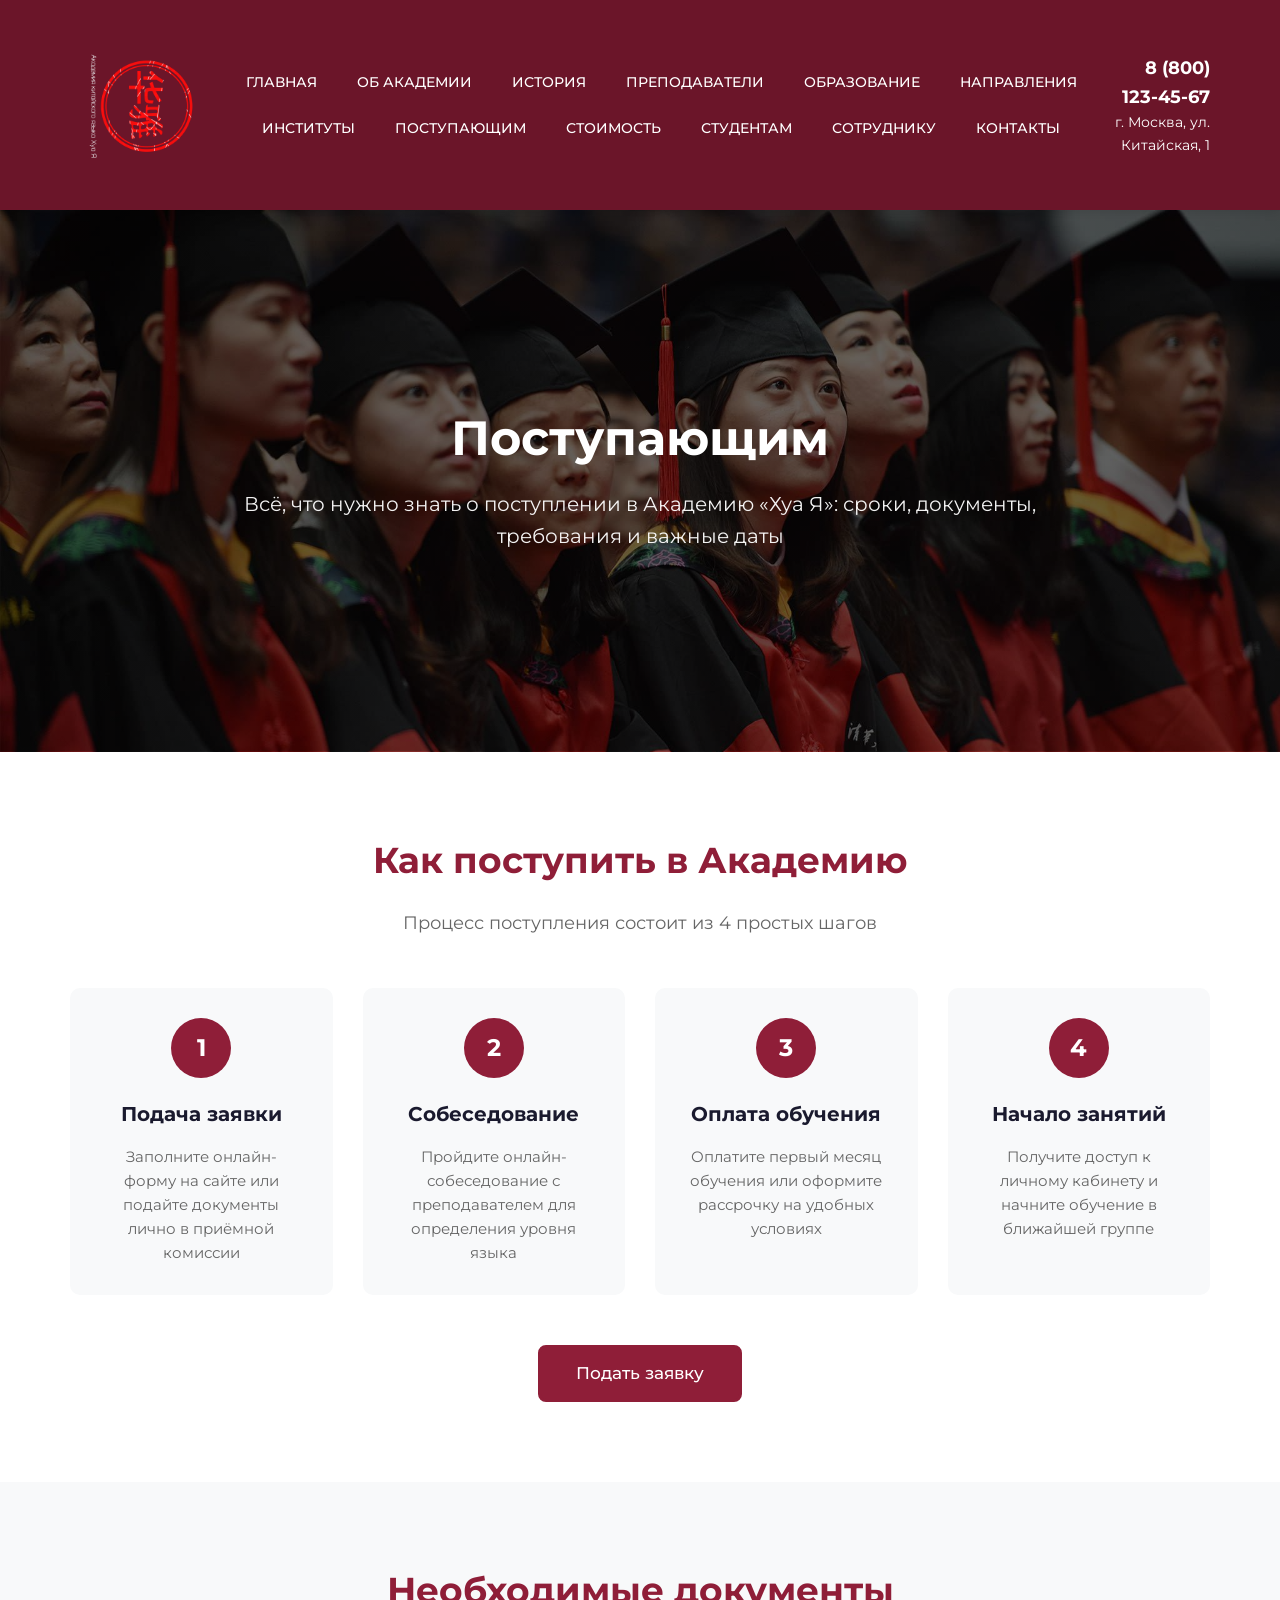
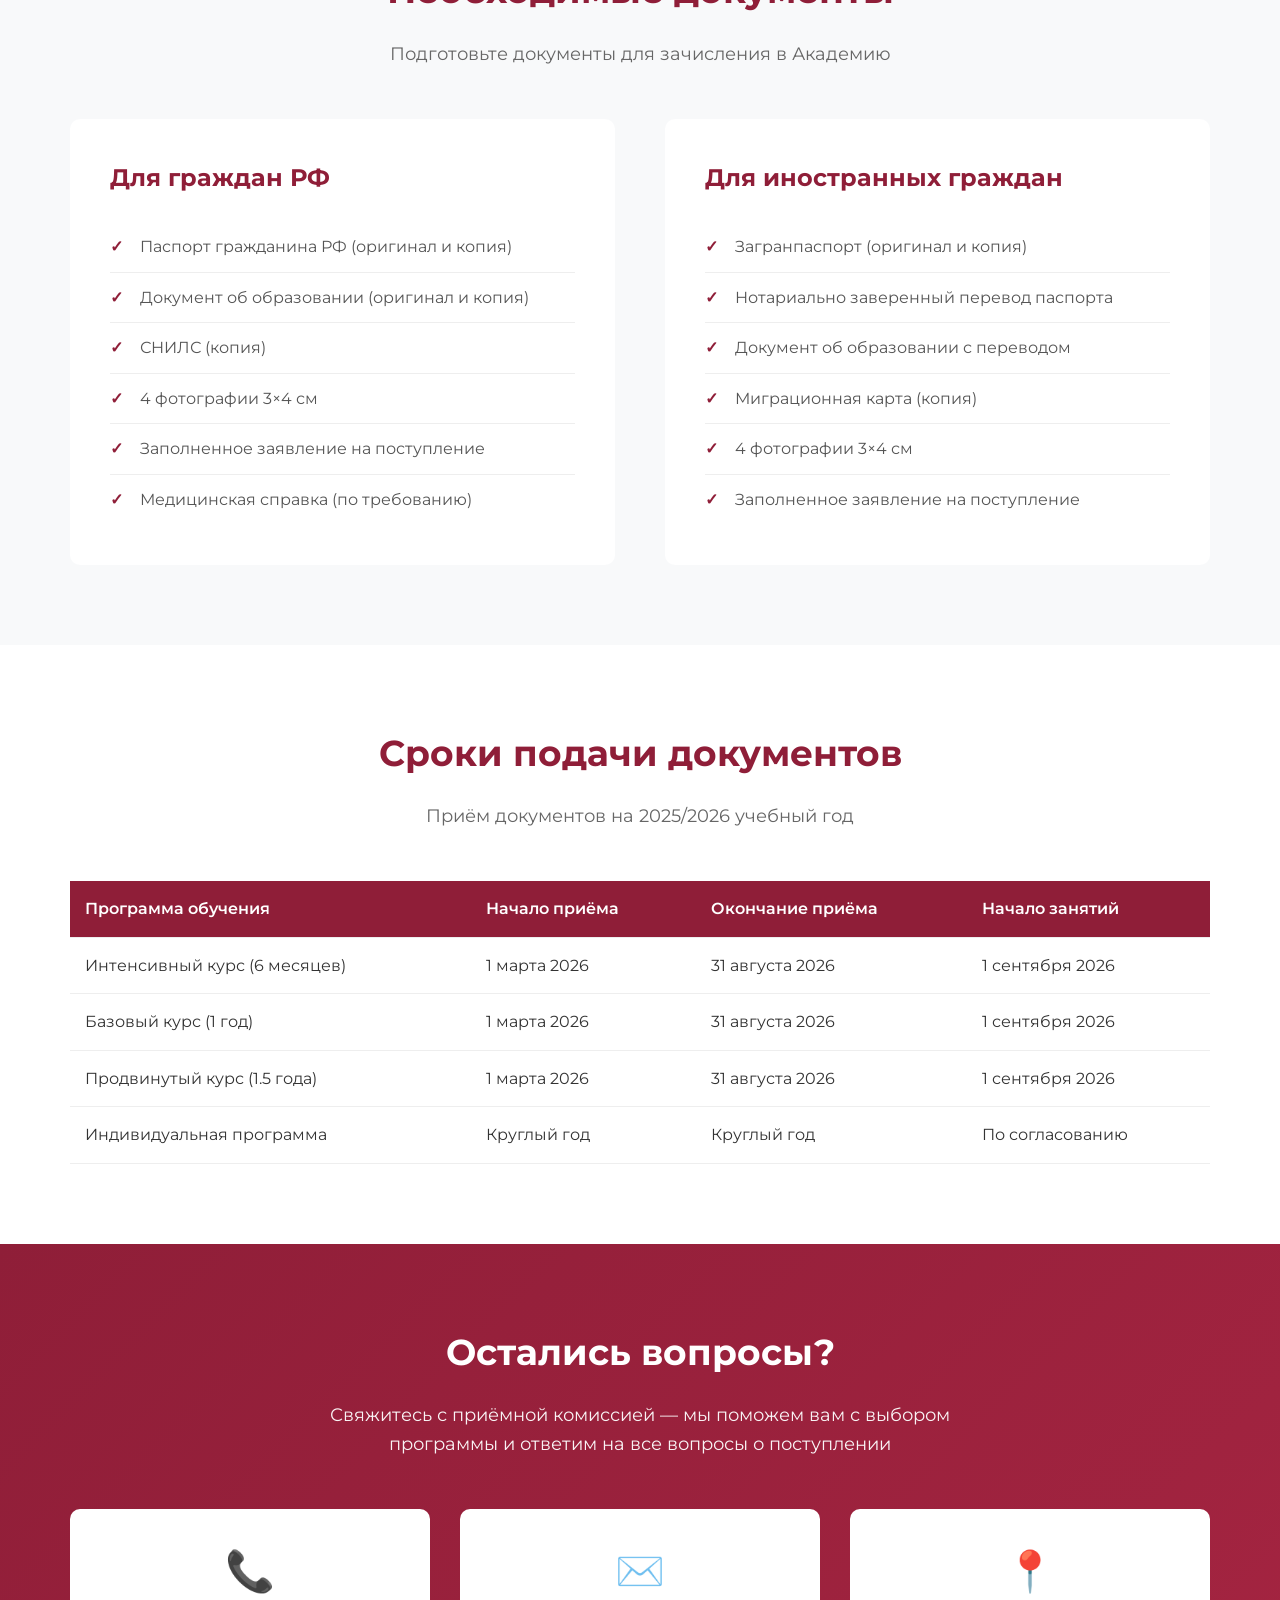
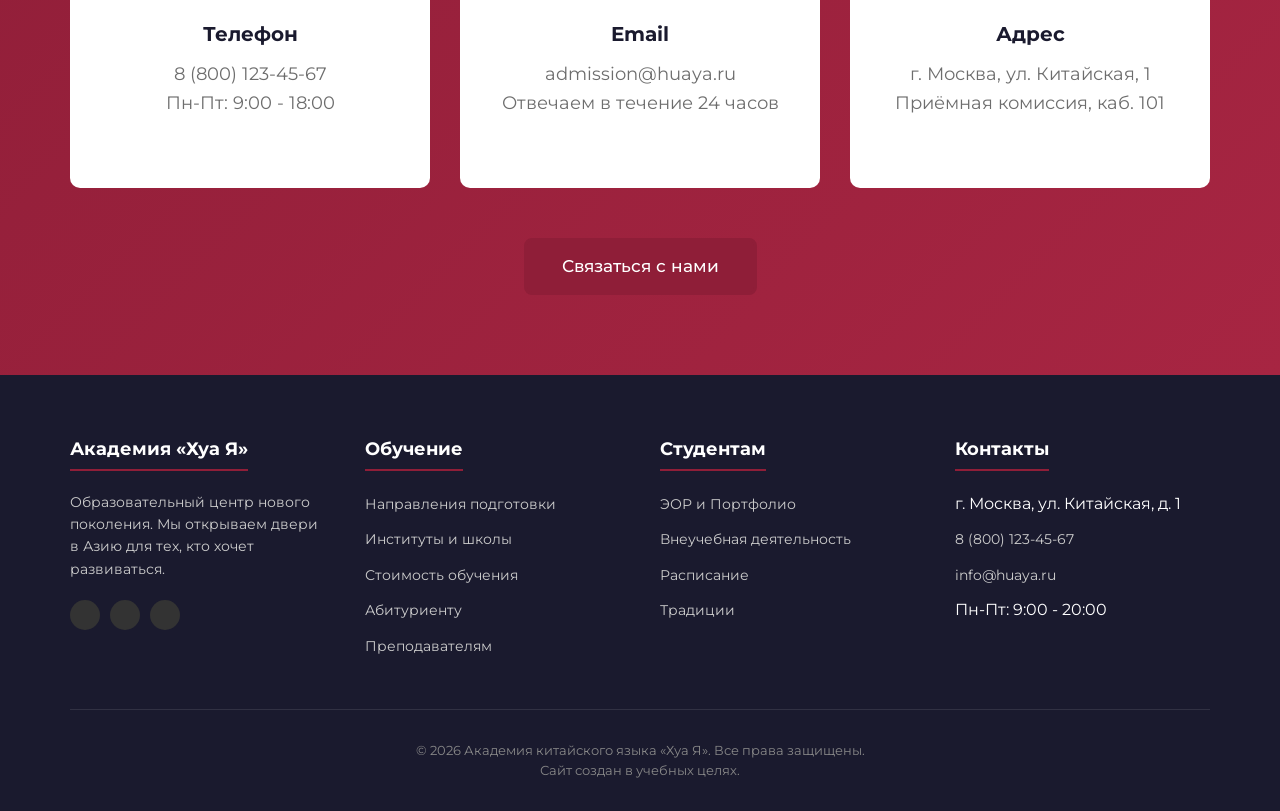
<file: applicants.html>
<!DOCTYPE html>
<html lang="ru">
<head>
    <meta charset="UTF-8">
    <meta name="viewport" content="width=device-width, initial-scale=1.0">
    <title>Поступающим | Хуа Я</title>
    <link href="https://fonts.googleapis.com/css2?family=Montserrat:wght@300;400;500;600;700;900&display=swap" rel="stylesheet">
    <link rel="stylesheet" href="style.css">
    <style>
        /* === КНОПКА СО ЗВЁЗДАМИ === */
        .star-btn {
            position: relative;
            padding: 12px 35px;
            background: #8f1e38;
            font-size: 17px;
            font-weight: 500;
            color: #fff;
            border: 3px solid #8f1e38;
            border-radius: 8px;
            box-shadow: 0 0 0 #8f1e388c;
            transition: all 0.3s ease-in-out;
            cursor: pointer;
            text-decoration: none;
            display: inline-flex;
            align-items: center;
            justify-content: center;
            gap: 8px;
            font-family: 'Montserrat', sans-serif;
        }

        .star-btn .star-1,
        .star-btn .star-2,
        .star-btn .star-3,
        .star-btn .star-4,
        .star-btn .star-5,
        .star-btn .star-6 {
            position: absolute;
            width: 25px;
            height: auto;
            filter: drop-shadow(0 0 0 #fffdef);
            z-index: -5;
            transition: all 1s cubic-bezier(0.05, 0.83, 0.43, 0.96);
            pointer-events: none;
        }

        .star-btn .star-1 { top: 20%; left: 20%; width: 25px; }
        .star-btn .star-2 { top: 45%; left: 45%; width: 15px; transition: all 1s cubic-bezier(0, 0.4, 0, 1.01); }
        .star-btn .star-3 { top: 40%; left: 40%; width: 5px; transition: all 1s cubic-bezier(0, 0.4, 0, 1.01); }
        .star-btn .star-4 { top: 20%; left: 40%; width: 8px; transition: all 0.8s cubic-bezier(0, 0.4, 0, 1.01); }
        .star-btn .star-5 { top: 25%; left: 45%; width: 15px; transition: all 0.6s cubic-bezier(0, 0.4, 0, 1.01); }
        .star-btn .star-6 { top: 5%; left: 50%; width: 5px; transition: all 0.8s ease; }

        .star-btn:hover {
            background: transparent;
            color: #8f1e38;
            box-shadow: 0 0 25px #8f1e388c;
        }

        .star-btn:hover .star-1 {
            top: -80%; left: -30%;
            filter: drop-shadow(0 0 10px #fffdef);
            z-index: 2;
        }
        .star-btn:hover .star-2 {
            top: -25%; left: 10%;
            filter: drop-shadow(0 0 10px #fffdef);
            z-index: 2;
        }
        .star-btn:hover .star-3 {
            top: 55%; left: 25%;
            filter: drop-shadow(0 0 10px #fffdef);
            z-index: 2;
        }
        .star-btn:hover .star-4 {
            top: 30%; left: 80%;
            filter: drop-shadow(0 0 10px #fffdef);
            z-index: 2;
        }
        .star-btn:hover .star-5 {
            top: 25%; left: 115%;
            filter: drop-shadow(0 0 10px #fffdef);
            z-index: 2;
        }
        .star-btn:hover .star-6 {
            top: 5%; left: 60%;
            filter: drop-shadow(0 0 10px #fffdef);
            z-index: 2;
        }

        .star-btn .fil0 { fill: #fffdef; }

        /* === СТИЛИ ДЛЯ СТРАНИЦЫ ПОСТУПАЮЩИМ === */
        .page-header {
            background: linear-gradient(rgba(0,0,0,0.6), rgba(0,0,0,0.6)), url('images/111.jpeg');
            background-size: cover;
            background-position: center;
            padding: 200px 0;
            color: #fff;
            text-align: center;
        }

        .page-header h1 {
            font-size: 48px;
            margin-bottom: 20px;
            color: #fff;
        }

        .page-header p {
            font-size: 20px;
            max-width: 800px;
            margin: 0 auto;
            opacity: 0.95;
        }

        .steps-section {
            padding: 80px 0;
            background: #fff;
        }

        .steps-container {
            display: grid;
            grid-template-columns: repeat(4, 1fr);
            gap: 30px;
            margin-top: 50px;
        }

        .step-card {
            text-align: center;
            padding: 30px;
            background: #f8f9fa;
            border-radius: 10px;
            position: relative;
        }

        .step-card__number {
            width: 60px;
            height: 60px;
            background: #8f1e38;
            color: #fff;
            border-radius: 50%;
            display: flex;
            align-items: center;
            justify-content: center;
            font-size: 24px;
            font-weight: 700;
            margin: 0 auto 20px;
        }

        .step-card__title {
            font-size: 20px;
            color: #1a1a2e;
            margin-bottom: 15px;
        }

        .step-card__text {
            font-size: 15px;
            color: #666;
            line-height: 1.6;
        }

        .documents-section {
            padding: 80px 0;
            background: #f8f9fa;
        }

        .documents-grid {
            display: grid;
            grid-template-columns: 1fr 1fr;
            gap: 50px;
            margin-top: 50px;
        }

        .documents-list {
            background: #fff;
            padding: 40px;
            border-radius: 10px;
        }

        .documents-list h3 {
            font-size: 24px;
            color: #8f1e38;
            margin-bottom: 25px;
        }

        .documents-list ul {
            list-style: none;
        }

        .documents-list li {
            padding: 12px 0;
            padding-left: 30px;
            position: relative;
            font-size: 16px;
            color: #555;
            border-bottom: 1px solid #eee;
        }

        .documents-list li:last-child {
            border-bottom: none;
        }

        .documents-list li::before {
            content: "✓";
            position: absolute;
            left: 0;
            color: #8f1e38;
            font-weight: 700;
        }

        .documents-image {
            background: #fff;
            padding: 40px;
            border-radius: 10px;
            text-align: center;
        }

        .documents-image img {
            max-width: 100%;
            border-radius: 10px;
        }

        .deadlines-section {
            padding: 80px 0;
            background: #fff;
        }

        .deadlines-table {
            width: 100%;
            border-collapse: collapse;
            margin-top: 50px;
        }

        .deadlines-table th,
        .deadlines-table td {
            padding: 15px;
            text-align: left;
            border-bottom: 1px solid #eee;
        }

        .deadlines-table th {
            background: #8f1e38;
            color: #fff;
            font-weight: 600;
        }

        .deadlines-table tr:hover {
            background: #f8f9fa;
        }

        .cta-section {
            padding: 80px 0;
            background: linear-gradient(135deg, #8f1e38 0%, #a72542 100%);
            text-align: center;
            color: #fff;
        }

        .cta-section h2 {
            font-size: 36px;
            margin-bottom: 20px;
            color: #fff;
        }

        .cta-section p {
            font-size: 18px;
            max-width: 700px;
            margin: 0 auto 40px;
            opacity: 0.95;
        }

        .contact-info {
            display: grid;
            grid-template-columns: repeat(3, 1fr);
            gap: 30px;
            margin-top: 50px;
        }

        .contact-card {
            background: #fff;
            padding: 30px;
            border-radius: 10px;
            text-align: center;
        }

        .contact-card__icon {
            font-size: 40px;
            color: #8f1e38;
            margin-bottom: 15px;
        }

        .contact-card__title {
            font-size: 20px;
            color: #1a1a2e;
            margin-bottom: 10px;
        }

        .contact-card__text {
            font-size: 15px;
            color: #666;
        }
    </style>
</head>
<body>

    <!-- ==================== ШАПКА САЙТА ==================== -->
    <header class="header">
        <div class="container header__container">
            <a href="index.html" class="logo">
                <img src="images/ЛОГОТИП1.png" alt="Логотип Академии Хуа Я">
            </a>
            
            <nav class="nav">
                <ul class="nav__list">
                    <li><a href="index.html" class="nav__link">Главная</a></li>
                    <li><a href="about.html" class="nav__link">Об Академии</a></li>
                    <li><a href="history.html" class="nav__link">История</a></li>
                    <li><a href="staff.html" class="nav__link">Преподаватели</a></li>
                    <li><a href="education.html" class="nav__link">Образование</a></li>
                    <li><a href="directions.html" class="nav__link">Направления</a></li>
                    <li><a href="institutes.html" class="nav__link">Институты</a></li>
                    <li><a href="applicants.html" class="nav__link">Поступающим</a></li>
                    <li><a href="tuition.html" class="nav__link">Стоимость</a></li>
                    <li><a href="students.html" class="nav__link">Студентам</a></li>
                    <li><a href="employees.html" class="nav__link">Сотруднику</a></li>
                    <li><a href="contacts.html" class="nav__link">Контакты</a></li>
                </ul>
            </nav>

            <div class="header__contacts">
                <a href="tel:+78001234567" class="phone">8 (800) 123-45-67</a>
                <span>г. Москва, ул. Китайская, 1</span>
            </div>
        </div>
    </header>

    <!-- ==================== ЗАГОЛОВОК СТРАНИЦЫ ==================== -->
    <section class="page-header">
        <div class="container">
            <h1>Поступающим</h1>
            <p>Всё, что нужно знать о поступлении в Академию «Хуа Я»: сроки, документы, требования и важные даты</p>
        </div>
    </section>

    <!-- ==================== ЭТАПЫ ПОСТУПЛЕНИЯ ==================== -->
    <section class="steps-section">
        <div class="container">
            <h2 style="text-align: center; font-size: 36px; color: #8f1e38; margin-bottom: 20px;">Как поступить в Академию</h2>
            <p style="text-align: center; font-size: 18px; color: #666; max-width: 800px; margin: 0 auto 50px;">Процесс поступления состоит из 4 простых шагов</p>
            
            <div class="steps-container">
                <div class="step-card">
                    <div class="step-card__number">1</div>
                    <h3 class="step-card__title">Подача заявки</h3>
                    <p class="step-card__text">Заполните онлайн-форму на сайте или подайте документы лично в приёмной комиссии</p>
                </div>

                <div class="step-card">
                    <div class="step-card__number">2</div>
                    <h3 class="step-card__title">Собеседование</h3>
                    <p class="step-card__text">Пройдите онлайн-собеседование с преподавателем для определения уровня языка</p>
                </div>

                <div class="step-card">
                    <div class="step-card__number">3</div>
                    <h3 class="step-card__title">Оплата обучения</h3>
                    <p class="step-card__text">Оплатите первый месяц обучения или оформите рассрочку на удобных условиях</p>
                </div>

                <div class="step-card">
                    <div class="step-card__number">4</div>
                    <h3 class="step-card__title">Начало занятий</h3>
                    <p class="step-card__text">Получите доступ к личному кабинету и начните обучение в ближайшей группе</p>
                </div>
            </div>

            <div style="text-align: center; margin-top: 50px;">
                <a href="contacts.html" class="star-btn">
                    Подать заявку
                    <div class="star-1"><svg xmlns="http://www.w3.org/2000/svg" viewBox="0 0 784.11 815.53"><path class="fil0" d="M392.05 0c-20.9,210.08 -184.06,378.41 -392.05,407.78 207.96,29.37 371.12,197.68 392.05,407.74 20.93,-210.06 184.09,-378.37 392.05,-407.74 -207.98,-29.38 -371.16,-197.69 -392.06,-407.78z"/></svg></div>
                    <div class="star-2"><svg xmlns="http://www.w3.org/2000/svg" viewBox="0 0 784.11 815.53"><path class="fil0" d="M392.05 0c-20.9,210.08 -184.06,378.41 -392.05,407.78 207.96,29.37 371.12,197.68 392.05,407.74 20.93,-210.06 184.09,-378.37 392.05,-407.74 -207.98,-29.38 -371.16,-197.69 -392.06,-407.78z"/></svg></div>
                    <div class="star-3"><svg xmlns="http://www.w3.org/2000/svg" viewBox="0 0 784.11 815.53"><path class="fil0" d="M392.05 0c-20.9,210.08 -184.06,378.41 -392.05,407.78 207.96,29.37 371.12,197.68 392.05,407.74 20.93,-210.06 184.09,-378.37 392.05,-407.74 -207.98,-29.38 -371.16,-197.69 -392.06,-407.78z"/></svg></div>
                    <div class="star-4"><svg xmlns="http://www.w3.org/2000/svg" viewBox="0 0 784.11 815.53"><path class="fil0" d="M392.05 0c-20.9,210.08 -184.06,378.41 -392.05,407.78 207.96,29.37 371.12,197.68 392.05,407.74 20.93,-210.06 184.09,-378.37 392.05,-407.74 -207.98,-29.38 -371.16,-197.69 -392.06,-407.78z"/></svg></div>
                    <div class="star-5"><svg xmlns="http://www.w3.org/2000/svg" viewBox="0 0 784.11 815.53"><path class="fil0" d="M392.05 0c-20.9,210.08 -184.06,378.41 -392.05,407.78 207.96,29.37 371.12,197.68 392.05,407.74 20.93,-210.06 184.09,-378.37 392.05,-407.74 -207.98,-29.38 -371.16,-197.69 -392.06,-407.78z"/></svg></div>
                    <div class="star-6"><svg xmlns="http://www.w3.org/2000/svg" viewBox="0 0 784.11 815.53"><path class="fil0" d="M392.05 0c-20.9,210.08 -184.06,378.41 -392.05,407.78 207.96,29.37 371.12,197.68 392.05,407.74 20.93,-210.06 184.09,-378.37 392.05,-407.74 -207.98,-29.38 -371.16,-197.69 -392.06,-407.78z"/></svg></div>
                </a>
            </div>
        </div>
    </section>

    <!-- ==================== ДОКУМЕНТЫ ==================== -->
    <section class="documents-section">
        <div class="container">
            <h2 style="text-align: center; font-size: 36px; color: #8f1e38; margin-bottom: 20px;">Необходимые документы</h2>
            <p style="text-align: center; font-size: 18px; color: #666; max-width: 800px; margin: 0 auto 50px;">Подготовьте документы для зачисления в Академию</p>
            
            <div class="documents-grid">
                <div class="documents-list">
                    <h3>Для граждан РФ</h3>
                    <ul>
                        <li>Паспорт гражданина РФ (оригинал и копия)</li>
                        <li>Документ об образовании (оригинал и копия)</li>
                        <li>СНИЛС (копия)</li>
                        <li>4 фотографии 3×4 см</li>
                        <li>Заполненное заявление на поступление</li>
                        <li>Медицинская справка (по требованию)</li>
                    </ul>
                </div>

                <div class="documents-list">
                    <h3>Для иностранных граждан</h3>
                    <ul>
                        <li>Загранпаспорт (оригинал и копия)</li>
                        <li>Нотариально заверенный перевод паспорта</li>
                        <li>Документ об образовании с переводом</li>
                        <li>Миграционная карта (копия)</li>
                        <li>4 фотографии 3×4 см</li>
                        <li>Заполненное заявление на поступление</li>
                    </ul>
                </div>
            </div>
        </div>
    </section>

    <!-- ==================== СРОКИ ПОДАЧИ ==================== -->
    <section class="deadlines-section">
        <div class="container">
            <h2 style="text-align: center; font-size: 36px; color: #8f1e38; margin-bottom: 20px;">Сроки подачи документов</h2>
            <p style="text-align: center; font-size: 18px; color: #666; max-width: 800px; margin: 0 auto 50px;">Приём документов на 2025/2026 учебный год</p>
            
            <table class="deadlines-table">
                <thead>
                    <tr>
                        <th>Программа обучения</th>
                        <th>Начало приёма</th>
                        <th>Окончание приёма</th>
                        <th>Начало занятий</th>
                    </tr>
                </thead>
                <tbody>
                    <tr>
                        <td>Интенсивный курс (6 месяцев)</td>
                        <td>1 марта 2026</td>
                        <td>31 августа 2026</td>
                        <td>1 сентября 2026</td>
                    </tr>
                    <tr>
                        <td>Базовый курс (1 год)</td>
                        <td>1 марта 2026</td>
                        <td>31 августа 2026</td>
                        <td>1 сентября 2026</td>
                    </tr>
                    <tr>
                        <td>Продвинутый курс (1.5 года)</td>
                        <td>1 марта 2026</td>
                        <td>31 августа 2026</td>
                        <td>1 сентября 2026</td>
                    </tr>
                    <tr>
                        <td>Индивидуальная программа</td>
                        <td>Круглый год</td>
                        <td>Круглый год</td>
                        <td>По согласованию</td>
                    </tr>
                </tbody>
            </table>
        </div>
    </section>

    <!-- ==================== КОНТАКТЫ ПРИЁМНОЙ КОМИССИИ ==================== -->
    <section class="cta-section">
        <div class="container">
            <h2>Остались вопросы?</h2>
            <p>Свяжитесь с приёмной комиссией — мы поможем вам с выбором программы и ответим на все вопросы о поступлении</p>
            
            <div class="contact-info">
                <div class="contact-card">
                    <div class="contact-card__icon">📞</div>
                    <h3 class="contact-card__title">Телефон</h3>
                    <p class="contact-card__text">8 (800) 123-45-67<br>Пн-Пт: 9:00 - 18:00</p>
                </div>

                <div class="contact-card">
                    <div class="contact-card__icon">✉️</div>
                    <h3 class="contact-card__title">Email</h3>
                    <p class="contact-card__text">admission@huaya.ru<br>Отвечаем в течение 24 часов</p>
                </div>

                <div class="contact-card">
                    <div class="contact-card__icon">📍</div>
                    <h3 class="contact-card__title">Адрес</h3>
                    <p class="contact-card__text">г. Москва, ул. Китайская, 1<br>Приёмная комиссия, каб. 101</p>
                </div>
            </div>

            <div style="margin-top: 50px;">
                <a href="contacts.html" class="star-btn">
                    Связаться с нами
                    <div class="star-1"><svg xmlns="http://www.w3.org/2000/svg" viewBox="0 0 784.11 815.53"><path class="fil0" d="M392.05 0c-20.9,210.08 -184.06,378.41 -392.05,407.78 207.96,29.37 371.12,197.68 392.05,407.74 20.93,-210.06 184.09,-378.37 392.05,-407.74 -207.98,-29.38 -371.16,-197.69 -392.06,-407.78z"/></svg></div>
                    <div class="star-2"><svg xmlns="http://www.w3.org/2000/svg" viewBox="0 0 784.11 815.53"><path class="fil0" d="M392.05 0c-20.9,210.08 -184.06,378.41 -392.05,407.78 207.96,29.37 371.12,197.68 392.05,407.74 20.93,-210.06 184.09,-378.37 392.05,-407.74 -207.98,-29.38 -371.16,-197.69 -392.06,-407.78z"/></svg></div>
                    <div class="star-3"><svg xmlns="http://www.w3.org/2000/svg" viewBox="0 0 784.11 815.53"><path class="fil0" d="M392.05 0c-20.9,210.08 -184.06,378.41 -392.05,407.78 207.96,29.37 371.12,197.68 392.05,407.74 20.93,-210.06 184.09,-378.37 392.05,-407.74 -207.98,-29.38 -371.16,-197.69 -392.06,-407.78z"/></svg></div>
                    <div class="star-4"><svg xmlns="http://www.w3.org/2000/svg" viewBox="0 0 784.11 815.53"><path class="fil0" d="M392.05 0c-20.9,210.08 -184.06,378.41 -392.05,407.78 207.96,29.37 371.12,197.68 392.05,407.74 20.93,-210.06 184.09,-378.37 392.05,-407.74 -207.98,-29.38 -371.16,-197.69 -392.06,-407.78z"/></svg></div>
                    <div class="star-5"><svg xmlns="http://www.w3.org/2000/svg" viewBox="0 0 784.11 815.53"><path class="fil0" d="M392.05 0c-20.9,210.08 -184.06,378.41 -392.05,407.78 207.96,29.37 371.12,197.68 392.05,407.74 20.93,-210.06 184.09,-378.37 392.05,-407.74 -207.98,-29.38 -371.16,-197.69 -392.06,-407.78z"/></svg></div>
                    <div class="star-6"><svg xmlns="http://www.w3.org/2000/svg" viewBox="0 0 784.11 815.53"><path class="fil0" d="M392.05 0c-20.9,210.08 -184.06,378.41 -392.05,407.78 207.96,29.37 371.12,197.68 392.05,407.74 20.93,-210.06 184.09,-378.37 392.05,-407.74 -207.98,-29.38 -371.16,-197.69 -392.06,-407.78z"/></svg></div>
                </a>
            </div>
        </div>
    </section>

    <!-- ==================== ПОДВАЛ ==================== -->
    <footer class="footer">
        <div class="container">
            <div class="footer__grid">
                <div>
                    <h4 class="footer__title">Академия «Хуа Я»</h4>
                    <p style="font-size: 14px; color: #ccc; margin-bottom: 20px;">
                        Образовательный центр нового поколения. 
                        Мы открываем двери в Азию для тех, кто хочет развиваться.
                    </p>
                    <div style="display: flex; gap: 10px;">
                        <div style="width: 30px; height: 30px; background: #333; border-radius: 50%;"></div>
                        <div style="width: 30px; height: 30px; background: #333; border-radius: 50%;"></div>
                        <div style="width: 30px; height: 30px; background: #333; border-radius: 50%;"></div>
                    </div>
                </div>
                
                <div>
                    <h4 class="footer__title">Обучение</h4>
                    <ul class="footer__list">
                        <li><a href="directions.html">Направления подготовки</a></li>
                        <li><a href="institutes.html">Институты и школы</a></li>
                        <li><a href="tuition.html">Стоимость обучения</a></li>
                        <li><a href="applicants.html">Абитуриенту</a></li>
                        <li><a href="employees.html">Преподавателям</a></li>
                    </ul>
                </div>

                <div>
                    <h4 class="footer__title">Студентам</h4>
                    <ul class="footer__list">
                        <li><a href="useful_info.html">ЭОР и Портфолио</a></li>
                        <li><a href="extracurricular.html">Внеучебная деятельность</a></li>
                        <li><a href="students.html">Расписание</a></li>
                        <li><a href="history.html">Традиции</a></li>
                    </ul>
                </div>

                <div>
                    <h4 class="footer__title">Контакты</h4>
                    <ul class="footer__list">
                        <li>г. Москва, ул. Китайская, д. 1</li>
                        <li><a href="tel:+78001234567">8 (800) 123-45-67</a></li>
                        <li><a href="mailto:info@huaya.ru">info@huaya.ru</a></li>
                        <li>Пн-Пт: 9:00 - 20:00</li>
                    </ul>
                </div>
            </div>
            
            <div class="footer__bottom">
                &copy; 2026 Академия китайского языка «Хуа Я». Все права защищены. <br>
                Сайт создан в учебных целях.
            </div>
        </div>
    </footer>

</body>
</html>
</file>
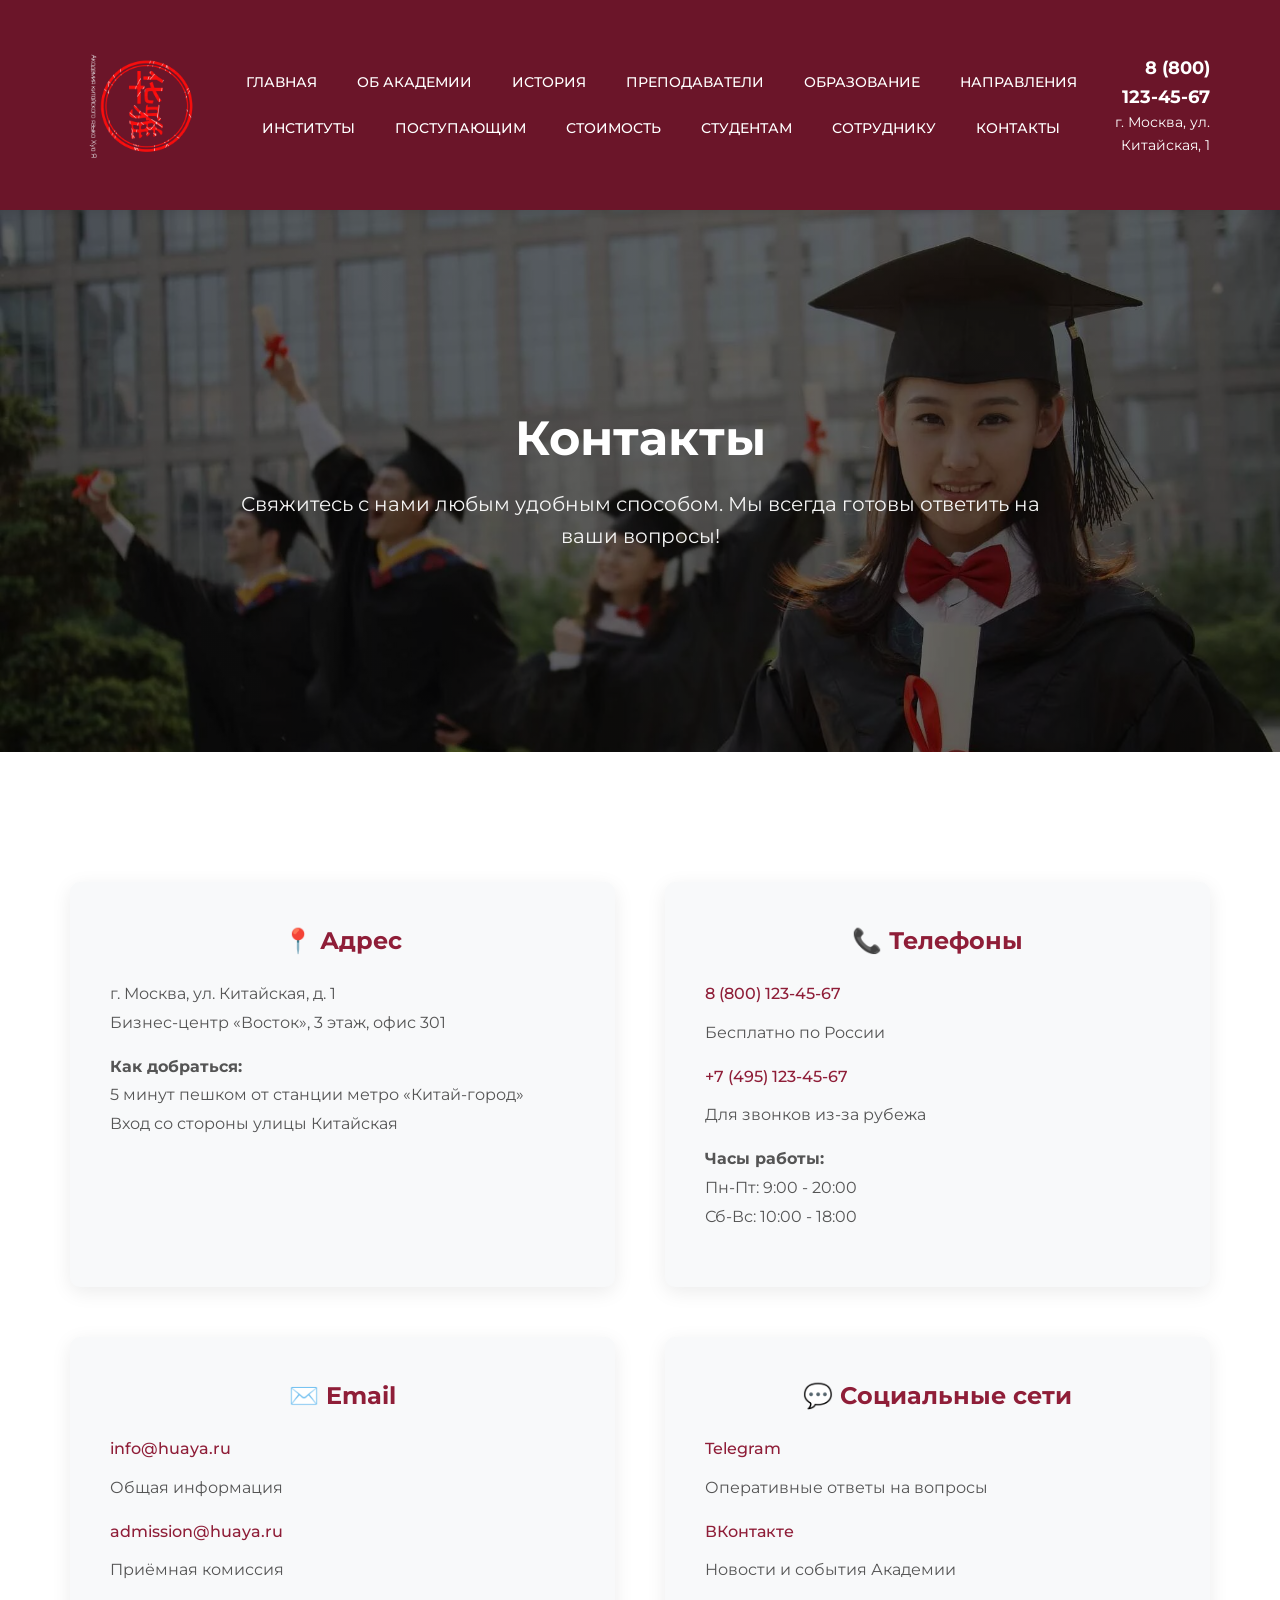
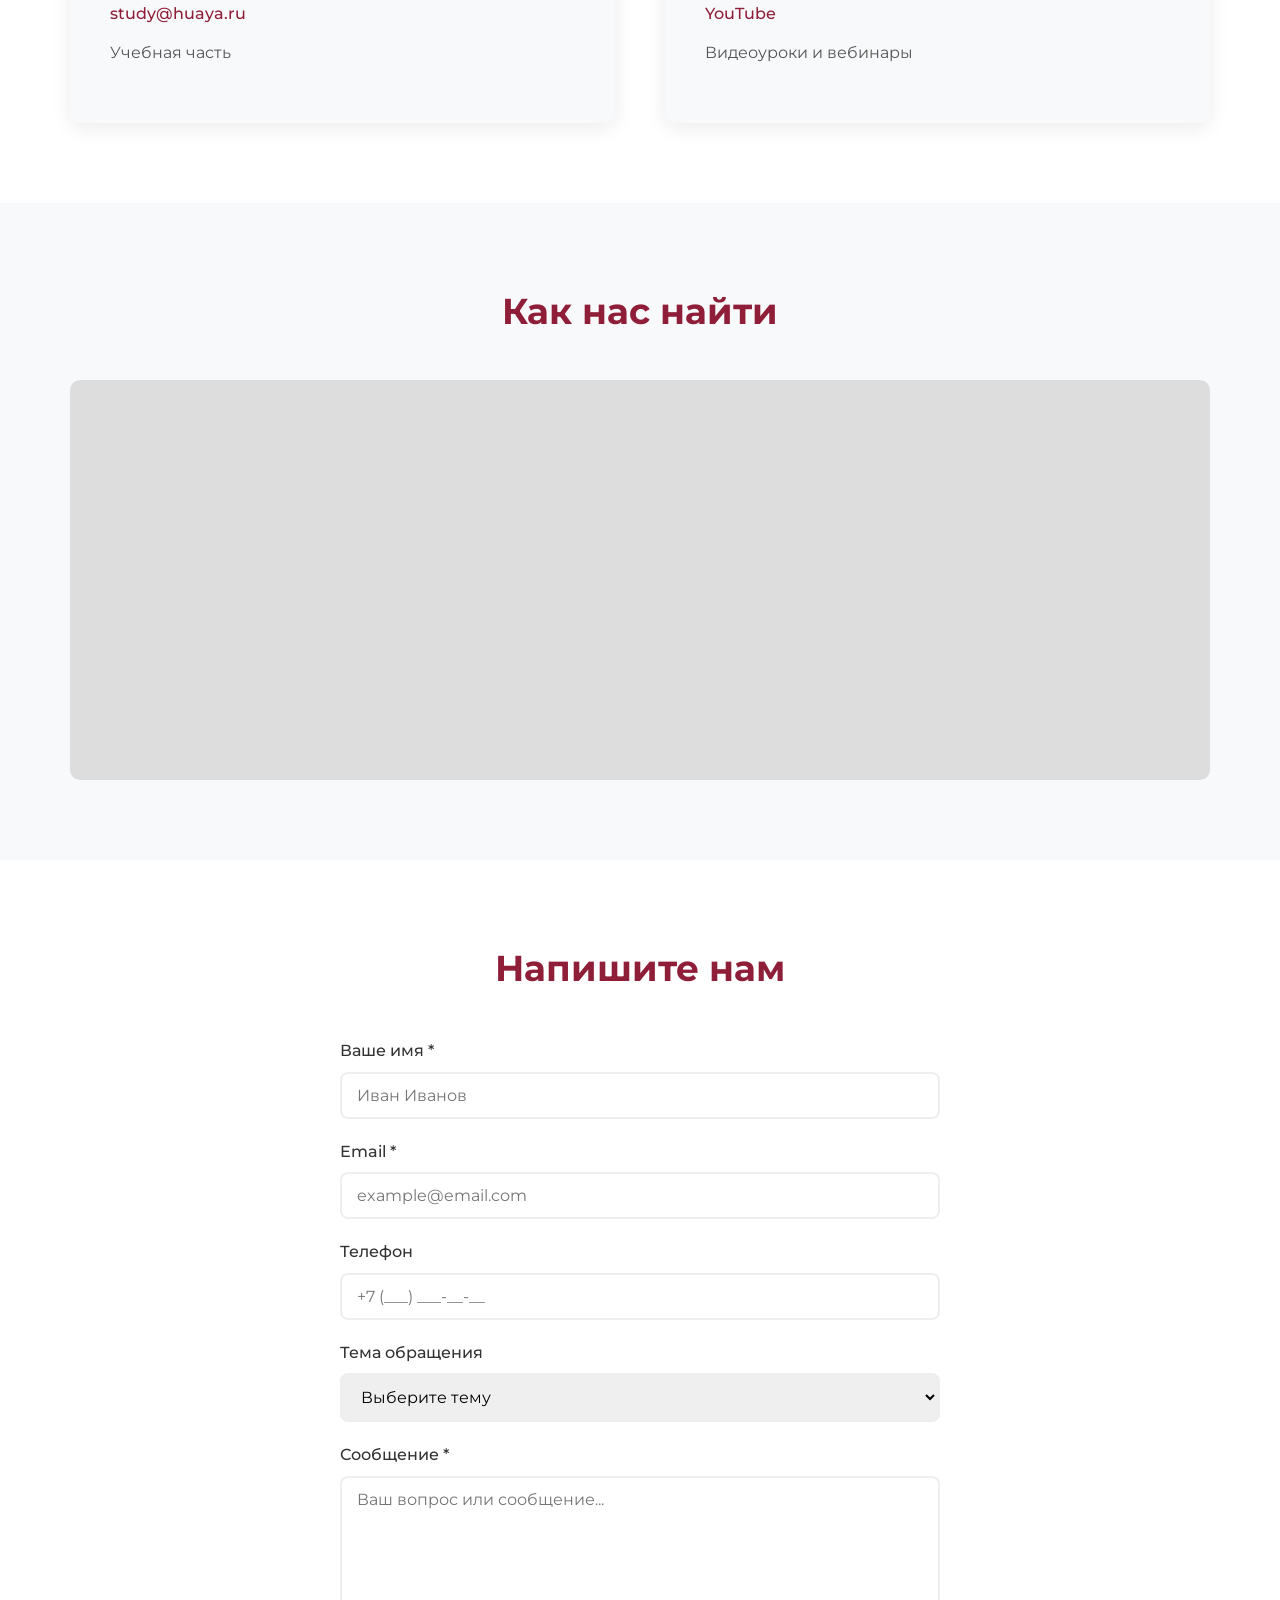
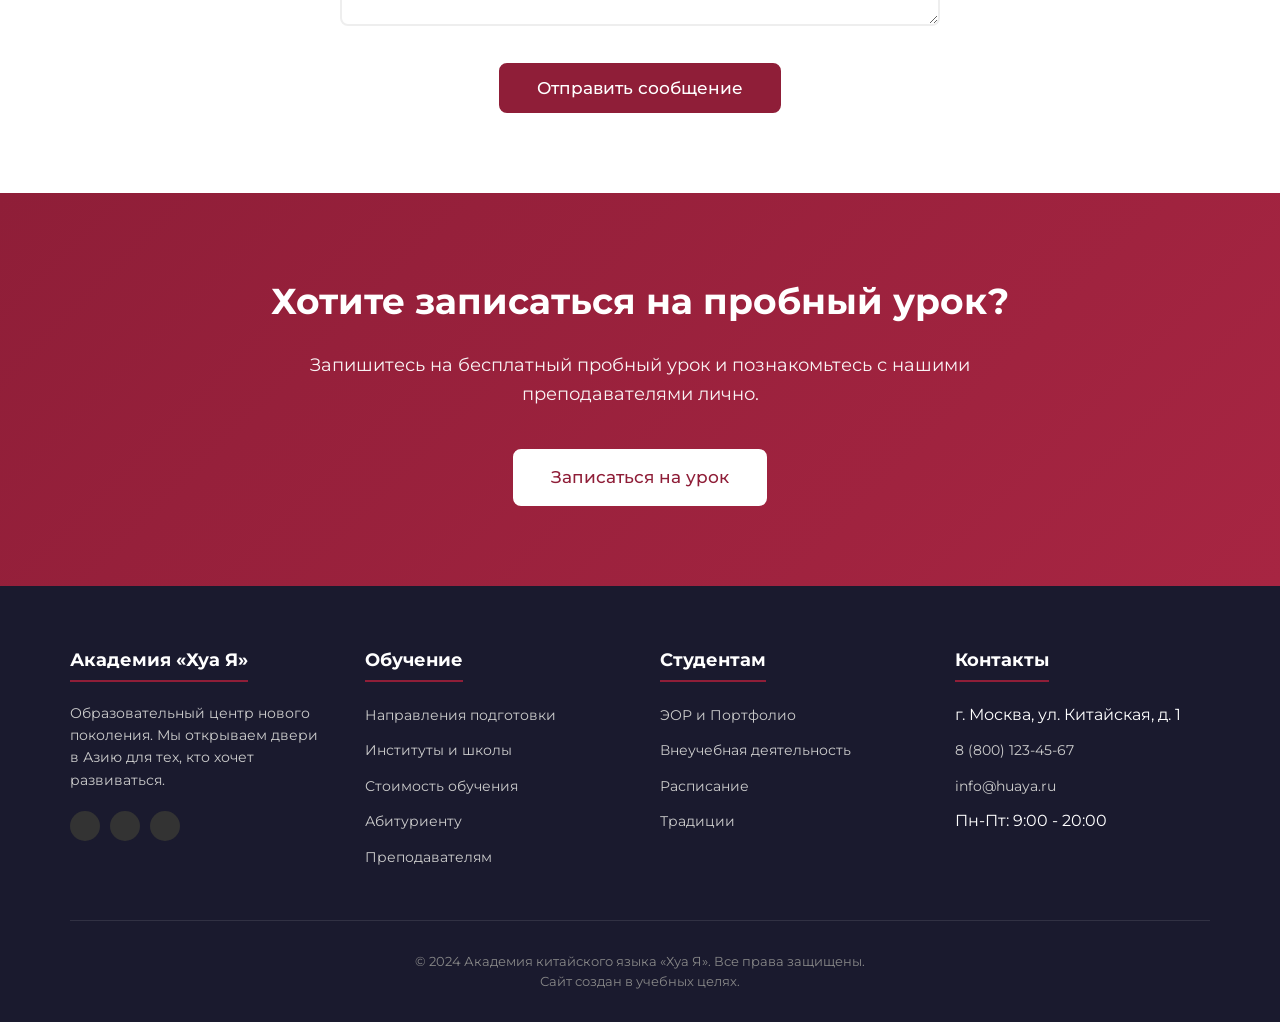
<file: contacts.html>
<!DOCTYPE html>
<html lang="ru">
<head>
    <meta charset="UTF-8">
    <meta name="viewport" content="width=device-width, initial-scale=1.0">
    <title>Контакты | Хуа Я</title>
    <link href="https://fonts.googleapis.com/css2?family=Montserrat:wght@300;400;500;600;700;900&display=swap" rel="stylesheet">
    <link rel="stylesheet" href="style.css">
    <style>
        /* === КНОПКА СО ЗВЁЗДАМИ === */
        .star-btn {
            position: relative;
            padding: 12px 35px;
            background: #8f1e38;
            font-size: 17px;
            font-weight: 500;
            color: #fff;
            border: 3px solid #8f1e38;
            border-radius: 8px;
            box-shadow: 0 0 0 #8f1e388c;
            transition: all 0.3s ease-in-out;
            cursor: pointer;
            text-decoration: none;
            display: inline-flex;
            align-items: center;
            justify-content: center;
            gap: 8px;
            font-family: 'Montserrat', sans-serif;
        }

        .star-btn .star-1,
        .star-btn .star-2,
        .star-btn .star-3,
        .star-btn .star-4,
        .star-btn .star-5,
        .star-btn .star-6 {
            position: absolute;
            width: 25px;
            height: auto;
            filter: drop-shadow(0 0 0 #fffdef);
            z-index: -5;
            transition: all 1s cubic-bezier(0.05, 0.83, 0.43, 0.96);
            pointer-events: none;
        }

        .star-btn .star-1 { top: 20%; left: 20%; width: 25px; }
        .star-btn .star-2 { top: 45%; left: 45%; width: 15px; transition: all 1s cubic-bezier(0, 0.4, 0, 1.01); }
        .star-btn .star-3 { top: 40%; left: 40%; width: 5px; transition: all 1s cubic-bezier(0, 0.4, 0, 1.01); }
        .star-btn .star-4 { top: 20%; left: 40%; width: 8px; transition: all 0.8s cubic-bezier(0, 0.4, 0, 1.01); }
        .star-btn .star-5 { top: 25%; left: 45%; width: 15px; transition: all 0.6s cubic-bezier(0, 0.4, 0, 1.01); }
        .star-btn .star-6 { top: 5%; left: 50%; width: 5px; transition: all 0.8s ease; }

        .star-btn:hover {
            background: transparent;
            color: #8f1e38;
            box-shadow: 0 0 25px #8f1e388c;
        }

        .star-btn:hover .star-1 {
            top: -80%; left: -30%;
            filter: drop-shadow(0 0 10px #fffdef);
            z-index: 2;
        }
        .star-btn:hover .star-2 {
            top: -25%; left: 10%;
            filter: drop-shadow(0 0 10px #fffdef);
            z-index: 2;
        }
        .star-btn:hover .star-3 {
            top: 55%; left: 25%;
            filter: drop-shadow(0 0 10px #fffdef);
            z-index: 2;
        }
        .star-btn:hover .star-4 {
            top: 30%; left: 80%;
            filter: drop-shadow(0 0 10px #fffdef);
            z-index: 2;
        }
        .star-btn:hover .star-5 {
            top: 25%; left: 115%;
            filter: drop-shadow(0 0 10px #fffdef);
            z-index: 2;
        }
        .star-btn:hover .star-6 {
            top: 5%; left: 60%;
            filter: drop-shadow(0 0 10px #fffdef);
            z-index: 2;
        }

        .star-btn .fil0 { fill: #fffdef; }

        /* === СТИЛИ ДЛЯ СТРАНИЦЫ КОНТАКТЫ === */
        .contacts-section {
            padding: 80px 0;
            background: #fff;
        }

        .contacts-grid {
            display: grid;
            grid-template-columns: repeat(2, 1fr);
            gap: 50px;
            margin-top: 50px;
        }

        .contact-card {
            background: #f8f9fa;
            padding: 40px;
            border-radius: 10px;
            box-shadow: 0 5px 20px rgba(0,0,0,0.08);
        }

        .contact-card__title {
            font-size: 24px;
            color: #8f1e38;
            margin-bottom: 20px;
        }

        .contact-card__text {
            font-size: 16px;
            color: #555;
            line-height: 1.8;
            margin-bottom: 15px;
        }

        .contact-card__link {
            color: #8f1e38;
            text-decoration: none;
            font-weight: 500;
            display: block;
            margin-bottom: 10px;
        }

        .contact-card__link:hover {
            text-decoration: underline;
        }

        .map-section {
            padding: 80px 0;
            background: #f8f9fa;
        }

        .map-placeholder {
            width: 100%;
            height: 400px;
            background: #ddd;
            border-radius: 10px;
            display: flex;
            align-items: center;
            justify-content: center;
            color: #777;
            font-size: 18px;
        }

        .form-section {
            padding: 80px 0;
            background: #fff;
        }

        .contact-form {
            max-width: 600px;
            margin: 0 auto;
        }

        .form-group {
            margin-bottom: 20px;
        }

        .form-group label {
            display: block;
            margin-bottom: 8px;
            font-weight: 500;
            color: #333;
        }

        .form-group input,
        .form-group textarea {
            width: 100%;
            padding: 12px 15px;
            border: 2px solid #eee;
            border-radius: 8px;
            font-size: 16px;
            transition: border-color 0.3s;
            font-family: 'Montserrat', sans-serif;
        }

        .form-group input:focus,
        .form-group textarea:focus {
            outline: none;
            border-color: #8f1e38;
        }

        .form-group textarea {
            resize: vertical;
            min-height: 150px;
        }
    </style>
</head>
<body>

    <!-- ==================== ШАПКА САЙТА ==================== -->
    <header class="header">
        <div class="container header__container">
            <a href="index.html" class="logo">
                <img src="images/ЛОГОТИП1.png" alt="Логотип Академии Хуа Я">
            </a>
            
            <nav class="nav">
                <ul class="nav__list">
                    <li><a href="index.html" class="nav__link">Главная</a></li>
                    <li><a href="about.html" class="nav__link">Об Академии</a></li>
                    <li><a href="history.html" class="nav__link">История</a></li>
                    <li><a href="staff.html" class="nav__link">Преподаватели</a></li>
                    <li><a href="education.html" class="nav__link">Образование</a></li>
                    <li><a href="directions.html" class="nav__link">Направления</a></li>
                    <li><a href="institutes.html" class="nav__link">Институты</a></li>
                    <li><a href="applicants.html" class="nav__link">Поступающим</a></li>
                    <li><a href="tuition.html" class="nav__link">Стоимость</a></li>
                    <li><a href="students.html" class="nav__link">Студентам</a></li>
                    <li><a href="employees.html" class="nav__link">Сотруднику</a></li>
                    <li><a href="contacts.html" class="nav__link">Контакты</a></li>
                </ul>
            </nav>

            <div class="header__contacts">
                <a href="tel:+78001234567" class="phone">8 (800) 123-45-67</a>
                <span>г. Москва, ул. Китайская, 1</span>
            </div>
        </div>
    </header>

    <!-- ==================== ЗАГОЛОВОК СТРАНИЦЫ ==================== -->
    <section class="page-header" style="background: linear-gradient(rgba(0,0,0,0.6), rgba(0,0,0,0.6)), url('images/контакты.jpg'); padding: 200px 0; text-align: center; color: #fff; background-size: cover; ">
        <div class="container">
            <h1 style="font-size: 48px; margin-bottom: 20px; color: #fff;">Контакты</h1>
            <p style="font-size: 20px; max-width: 800px; margin: 0 auto; opacity: 0.95;">Свяжитесь с нами любым удобным способом. Мы всегда готовы ответить на ваши вопросы!</p>
        </div>
    </section>

    <!-- ==================== КОНТАКТНАЯ ИНФОРМАЦИЯ ==================== -->
    <section class="contacts-section">
        <div class="container">
            <div class="contacts-grid">
                <div class="contact-card">
                    <h2 class="contact-card__title">📍 Адрес</h2>
                    <p class="contact-card__text">
                        г. Москва, ул. Китайская, д. 1<br>
                        Бизнес-центр «Восток», 3 этаж, офис 301
                    </p>
                    <p class="contact-card__text">
                        <strong>Как добраться:</strong><br>
                        5 минут пешком от станции метро «Китай-город»<br>
                        Вход со стороны улицы Китайская
                    </p>
                </div>

                <div class="contact-card">
                    <h2 class="contact-card__title">📞 Телефоны</h2>
                    <p class="contact-card__text">
                        <a href="tel:+78001234567" class="contact-card__link">8 (800) 123-45-67</a>
                        Бесплатно по России
                    </p>
                    <p class="contact-card__text">
                        <a href="tel:+74951234567" class="contact-card__link">+7 (495) 123-45-67</a>
                        Для звонков из-за рубежа
                    </p>
                    <p class="contact-card__text">
                        <strong>Часы работы:</strong><br>
                        Пн-Пт: 9:00 - 20:00<br>
                        Сб-Вс: 10:00 - 18:00
                    </p>
                </div>

                <div class="contact-card">
                    <h2 class="contact-card__title">✉️ Email</h2>
                    <p class="contact-card__text">
                        <a href="mailto:info@huaya.ru" class="contact-card__link">info@huaya.ru</a>
                        Общая информация
                    </p>
                    <p class="contact-card__text">
                        <a href="mailto:admission@huaya.ru" class="contact-card__link">admission@huaya.ru</a>
                        Приёмная комиссия
                    </p>
                    <p class="contact-card__text">
                        <a href="mailto:study@huaya.ru" class="contact-card__link">study@huaya.ru</a>
                        Учебная часть
                    </p>
                </div>

                <div class="contact-card">
                    <h2 class="contact-card__title">💬 Социальные сети</h2>
                    <p class="contact-card__text">
                        <a href="#" class="contact-card__link">Telegram</a>
                        Оперативные ответы на вопросы
                    </p>
                    <p class="contact-card__text">
                        <a href="#" class="contact-card__link">ВКонтакте</a>
                        Новости и события Академии
                    </p>
                    <p class="contact-card__text">
                        <a href="#" class="contact-card__link">YouTube</a>
                        Видеоуроки и вебинары
                    </p>
                </div>
            </div>
        </div>
    </section>

    <!-- ==================== КАРТА ==================== -->
    <section class="map-section">
        <div class="container">
            <h2 style="text-align: center; font-size: 36px; color: #8f1e38; margin-bottom: 40px;">Как нас найти</h2>
            <div class="map-placeholder">
                <div id="map" style="width: 100%; height: 400px;"></div>
<script src="https://api-maps.yandex.ru/2.1/?lang=ru_RU" type="text/javascript"></script>
<script>
    ymaps.ready(init);
    function init(){
        var myMap = new ymaps.Map("map", {
            center: [55.757243, 37.633261], // координаты из вашей ссылки
            zoom: 15
        });
    }
</script>
            </div>
        </div>
    </section>

    <!-- ==================== ФОРМА ОБРАТНОЙ СВЯЗИ ==================== -->
    <section class="form-section">
        <div class="container">
            <h2 style="text-align: center; font-size: 36px; color: #8f1e38; margin-bottom: 40px;">Напишите нам</h2>
            <form class="contact-form">
                <div class="form-group">
                    <label for="name">Ваше имя *</label>
                    <input type="text" id="name" name="name" required placeholder="Иван Иванов">
                </div>

                <div class="form-group">
                    <label for="email">Email *</label>
                    <input type="email" id="email" name="email" required placeholder="example@email.com">
                </div>

                <div class="form-group">
                    <label for="phone">Телефон</label>
                    <input type="tel" id="phone" name="phone" placeholder="+7 (___) ___-__-__">
                </div>

                <div class="form-group">
                    <label for="subject">Тема обращения</label>
                    <select id="subject" name="subject" style="width: 100%; padding: 12px 15px; border: 2px solid #eee; border-radius: 8px; font-size: 16px; font-family: 'Montserrat', sans-serif;">
                        <option value="">Выберите тему</option>
                        <option value="admission">Поступление</option>
                        <option value="study">Учебный процесс</option>
                        <option value="payment">Оплата обучения</option>
                        <option value="other">Другое</option>
                    </select>
                </div>

                <div class="form-group">
                    <label for="message">Сообщение *</label>
                    <textarea id="message" name="message" required placeholder="Ваш вопрос или сообщение..."></textarea>
                </div>

                <div style="text-align: center; margin-top: 30px;">
                    <button type="submit" class="star-btn">
                        Отправить сообщение
                        <div class="star-1"><svg xmlns="http://www.w3.org/2000/svg" viewBox="0 0 784.11 815.53"><path class="fil0" d="M392.05 0c-20.9,210.08 -184.06,378.41 -392.05,407.78 207.96,29.37 371.12,197.68 392.05,407.74 20.93,-210.06 184.09,-378.37 392.05,-407.74 -207.98,-29.38 -371.16,-197.69 -392.06,-407.78z"/></svg></div>
                        <div class="star-2"><svg xmlns="http://www.w3.org/2000/svg" viewBox="0 0 784.11 815.53"><path class="fil0" d="M392.05 0c-20.9,210.08 -184.06,378.41 -392.05,407.78 207.96,29.37 371.12,197.68 392.05,407.74 20.93,-210.06 184.09,-378.37 392.05,-407.74 -207.98,-29.38 -371.16,-197.69 -392.06,-407.78z"/></svg></div>
                        <div class="star-3"><svg xmlns="http://www.w3.org/2000/svg" viewBox="0 0 784.11 815.53"><path class="fil0" d="M392.05 0c-20.9,210.08 -184.06,378.41 -392.05,407.78 207.96,29.37 371.12,197.68 392.05,407.74 20.93,-210.06 184.09,-378.37 392.05,-407.74 -207.98,-29.38 -371.16,-197.69 -392.06,-407.78z"/></svg></div>
                        <div class="star-4"><svg xmlns="http://www.w3.org/2000/svg" viewBox="0 0 784.11 815.53"><path class="fil0" d="M392.05 0c-20.9,210.08 -184.06,378.41 -392.05,407.78 207.96,29.37 371.12,197.68 392.05,407.74 20.93,-210.06 184.09,-378.37 392.05,-407.74 -207.98,-29.38 -371.16,-197.69 -392.06,-407.78z"/></svg></div>
                        <div class="star-5"><svg xmlns="http://www.w3.org/2000/svg" viewBox="0 0 784.11 815.53"><path class="fil0" d="M392.05 0c-20.9,210.08 -184.06,378.41 -392.05,407.78 207.96,29.37 371.12,197.68 392.05,407.74 20.93,-210.06 184.09,-378.37 392.05,-407.74 -207.98,-29.38 -371.16,-197.69 -392.06,-407.78z"/></svg></div>
                        <div class="star-6"><svg xmlns="http://www.w3.org/2000/svg" viewBox="0 0 784.11 815.53"><path class="fil0" d="M392.05 0c-20.9,210.08 -184.06,378.41 -392.05,407.78 207.96,29.37 371.12,197.68 392.05,407.74 20.93,-210.06 184.09,-378.37 392.05,-407.74 -207.98,-29.38 -371.16,-197.69 -392.06,-407.78z"/></svg></div>
                    </button>
                </div>
            </form>
        </div>
    </section>

    <!-- ==================== ПРИЗЫВ К ДЕЙСТВИЮ ==================== -->
    <section class="cta-section" style="padding: 80px 0; text-align: center; background: linear-gradient(135deg, #8f1e38 0%, #a72542 100%); color: #fff;">
        <div class="container">
            <h2 style="font-size: 36px; margin-bottom: 20px; color: #fff;">Хотите записаться на пробный урок?</h2>
            <p style="font-size: 18px; max-width: 700px; margin: 0 auto 40px; opacity: 0.95;">Запишитесь на бесплатный пробный урок и познакомьтесь с нашими преподавателями лично.</p>
            <a href="applicants.html" class="star-btn" style="background: #fff; color: #8f1e38; border-color: #fff;">
                Записаться на урок
                <div class="star-1"><svg xmlns="http://www.w3.org/2000/svg" viewBox="0 0 784.11 815.53"><path class="fil0" d="M392.05 0c-20.9,210.08 -184.06,378.41 -392.05,407.78 207.96,29.37 371.12,197.68 392.05,407.74 20.93,-210.06 184.09,-378.37 392.05,-407.74 -207.98,-29.38 -371.16,-197.69 -392.06,-407.78z"/></svg></div>
                <div class="star-2"><svg xmlns="http://www.w3.org/2000/svg" viewBox="0 0 784.11 815.53"><path class="fil0" d="M392.05 0c-20.9,210.08 -184.06,378.41 -392.05,407.78 207.96,29.37 371.12,197.68 392.05,407.74 20.93,-210.06 184.09,-378.37 392.05,-407.74 -207.98,-29.38 -371.16,-197.69 -392.06,-407.78z"/></svg></div>
                <div class="star-3"><svg xmlns="http://www.w3.org/2000/svg" viewBox="0 0 784.11 815.53"><path class="fil0" d="M392.05 0c-20.9,210.08 -184.06,378.41 -392.05,407.78 207.96,29.37 371.12,197.68 392.05,407.74 20.93,-210.06 184.09,-378.37 392.05,-407.74 -207.98,-29.38 -371.16,-197.69 -392.06,-407.78z"/></svg></div>
                <div class="star-4"><svg xmlns="http://www.w3.org/2000/svg" viewBox="0 0 784.11 815.53"><path class="fil0" d="M392.05 0c-20.9,210.08 -184.06,378.41 -392.05,407.78 207.96,29.37 371.12,197.68 392.05,407.74 20.93,-210.06 184.09,-378.37 392.05,-407.74 -207.98,-29.38 -371.16,-197.69 -392.06,-407.78z"/></svg></div>
                <div class="star-5"><svg xmlns="http://www.w3.org/2000/svg" viewBox="0 0 784.11 815.53"><path class="fil0" d="M392.05 0c-20.9,210.08 -184.06,378.41 -392.05,407.78 207.96,29.37 371.12,197.68 392.05,407.74 20.93,-210.06 184.09,-378.37 392.05,-407.74 -207.98,-29.38 -371.16,-197.69 -392.06,-407.78z"/></svg></div>
                <div class="star-6"><svg xmlns="http://www.w3.org/2000/svg" viewBox="0 0 784.11 815.53"><path class="fil0" d="M392.05 0c-20.9,210.08 -184.06,378.41 -392.05,407.78 207.96,29.37 371.12,197.68 392.05,407.74 20.93,-210.06 184.09,-378.37 392.05,-407.74 -207.98,-29.38 -371.16,-197.69 -392.06,-407.78z"/></svg></div>
            </a>
        </div>
    </section>

    <!-- ==================== ПОДВАЛ ==================== -->
    <footer class="footer">
        <div class="container">
            <div class="footer__grid">
                <div>
                    <h4 class="footer__title">Академия «Хуа Я»</h4>
                    <p style="font-size: 14px; color: #ccc; margin-bottom: 20px;">
                        Образовательный центр нового поколения. 
                        Мы открываем двери в Азию для тех, кто хочет развиваться.
                    </p>
                    <div style="display: flex; gap: 10px;">
                        <div style="width: 30px; height: 30px; background: #333; border-radius: 50%;"></div>
                        <div style="width: 30px; height: 30px; background: #333; border-radius: 50%;"></div>
                        <div style="width: 30px; height: 30px; background: #333; border-radius: 50%;"></div>
                    </div>
                </div>
                
                <div>
                    <h4 class="footer__title">Обучение</h4>
                    <ul class="footer__list">
                        <li><a href="directions.html">Направления подготовки</a></li>
                        <li><a href="institutes.html">Институты и школы</a></li>
                        <li><a href="tuition.html">Стоимость обучения</a></li>
                        <li><a href="applicants.html">Абитуриенту</a></li>
                        <li><a href="employees.html">Преподавателям</a></li>
                    </ul>
                </div>

                <div>
                    <h4 class="footer__title">Студентам</h4>
                    <ul class="footer__list">
                        <li><a href="useful_info.html">ЭОР и Портфолио</a></li>
                        <li><a href="extracurricular.html">Внеучебная деятельность</a></li>
                        <li><a href="students.html">Расписание</a></li>
                        <li><a href="history.html">Традиции</a></li>
                    </ul>
                </div>

                <div>
                    <h4 class="footer__title">Контакты</h4>
                    <ul class="footer__list">
                        <li>г. Москва, ул. Китайская, д. 1</li>
                        <li><a href="tel:+78001234567">8 (800) 123-45-67</a></li>
                        <li><a href="mailto:info@huaya.ru">info@huaya.ru</a></li>
                        <li>Пн-Пт: 9:00 - 20:00</li>
                    </ul>
                </div>
            </div>
            
            <div class="footer__bottom">
                &copy; 2024 Академия китайского языка «Хуа Я». Все права защищены. <br>
                Сайт создан в учебных целях.
            </div>
        </div>
    </footer>

</body>
</html>
</file>
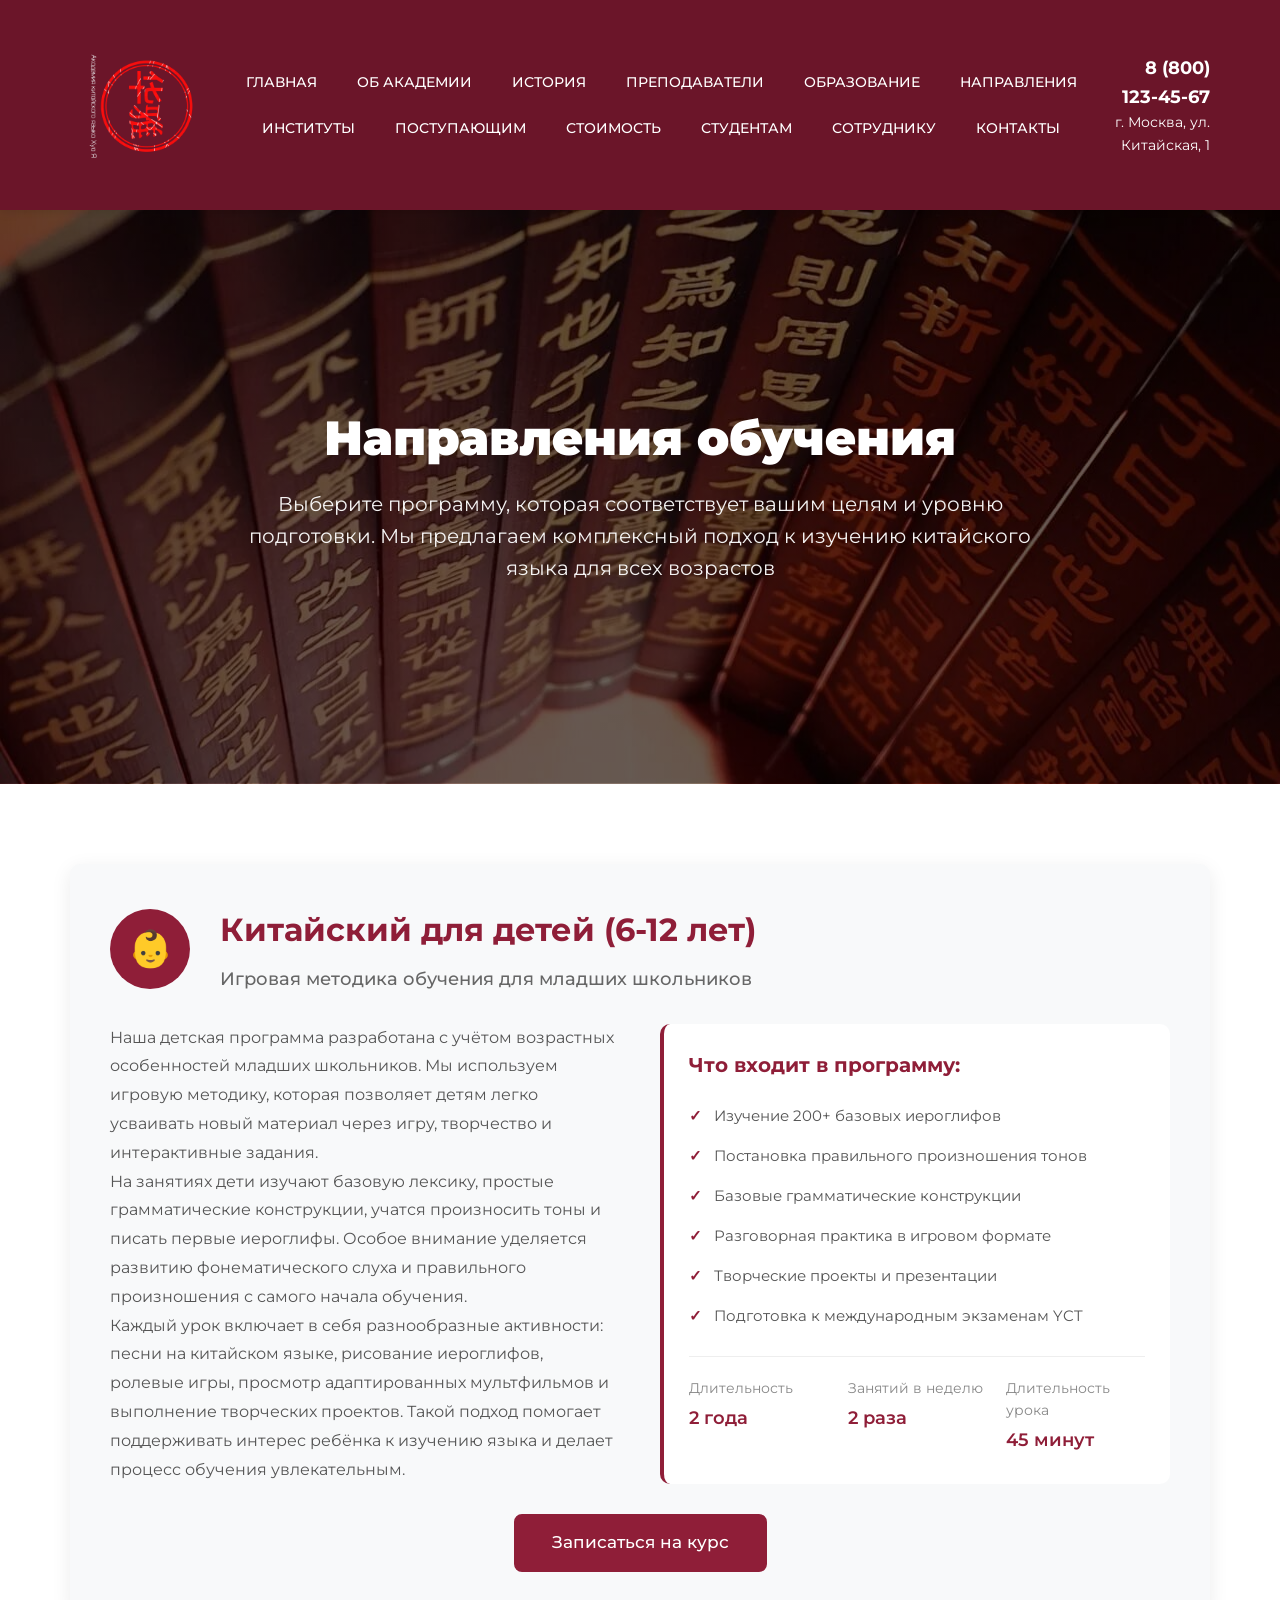
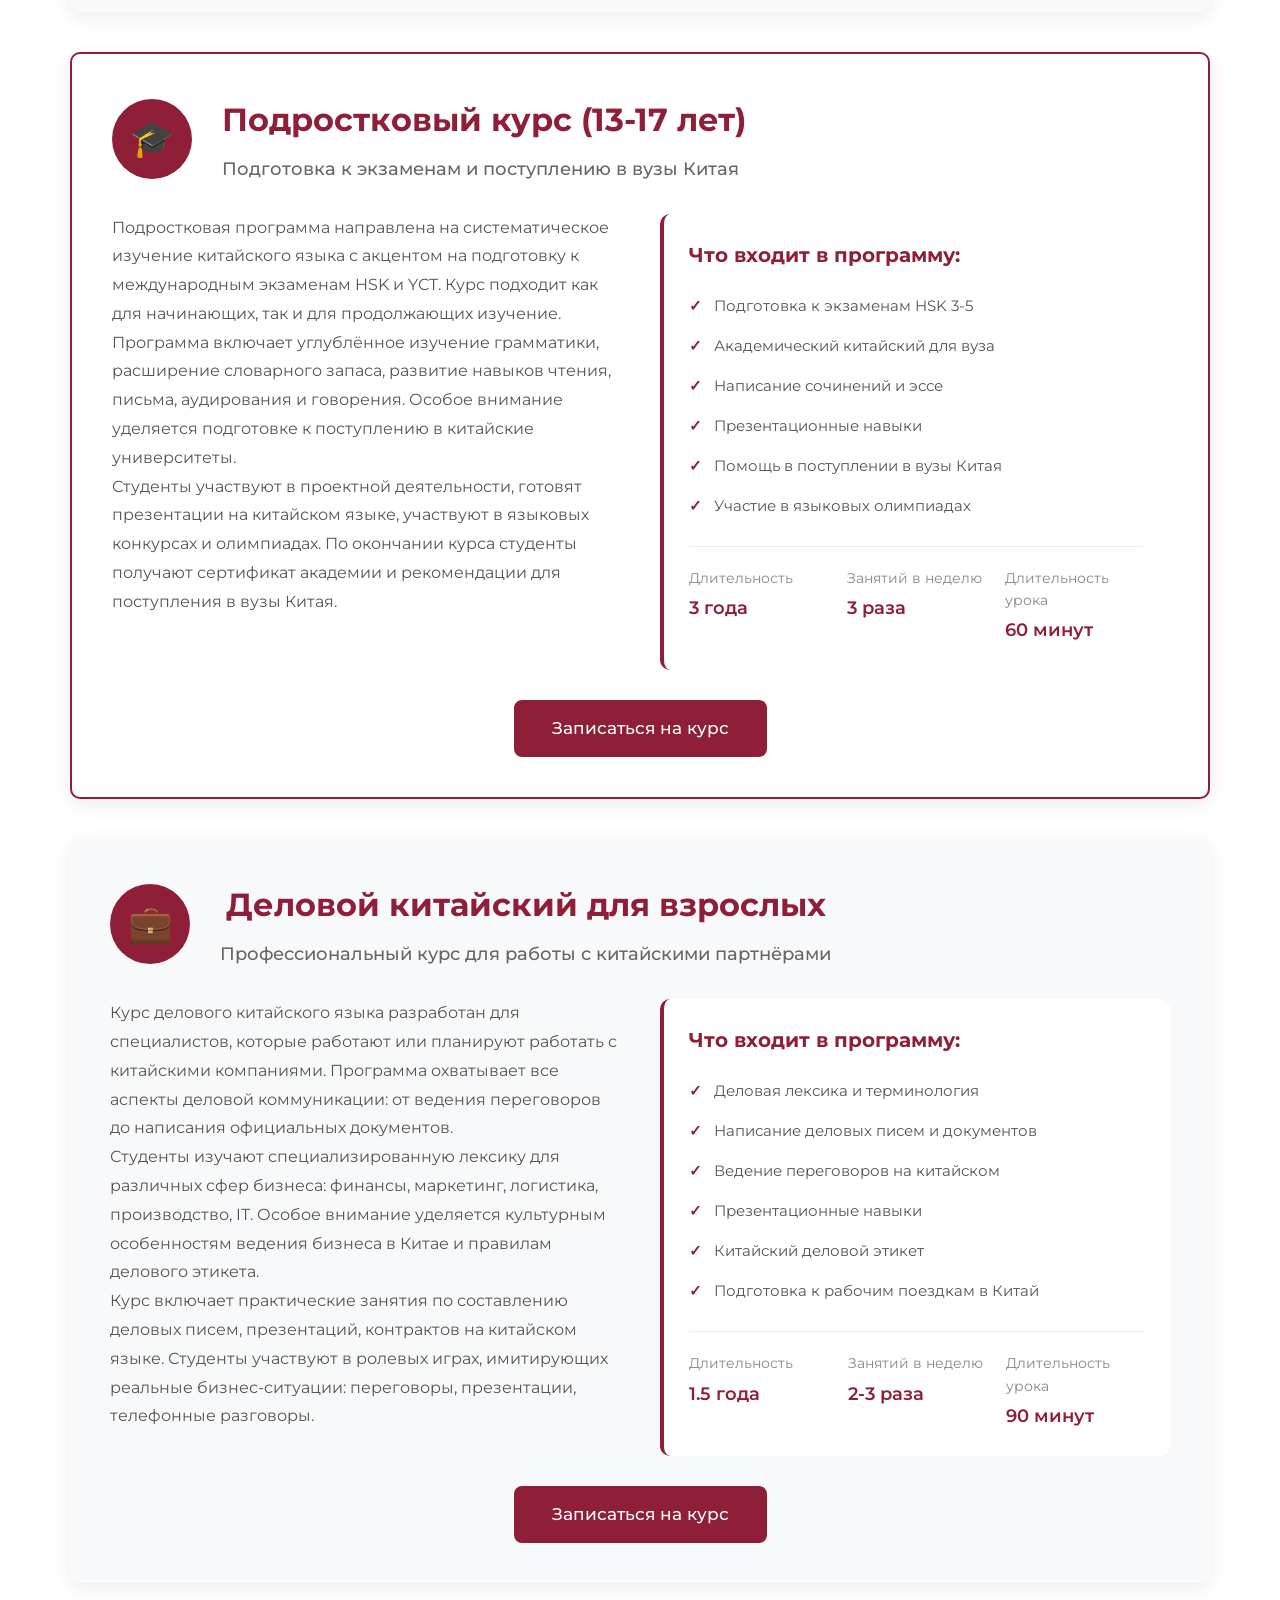
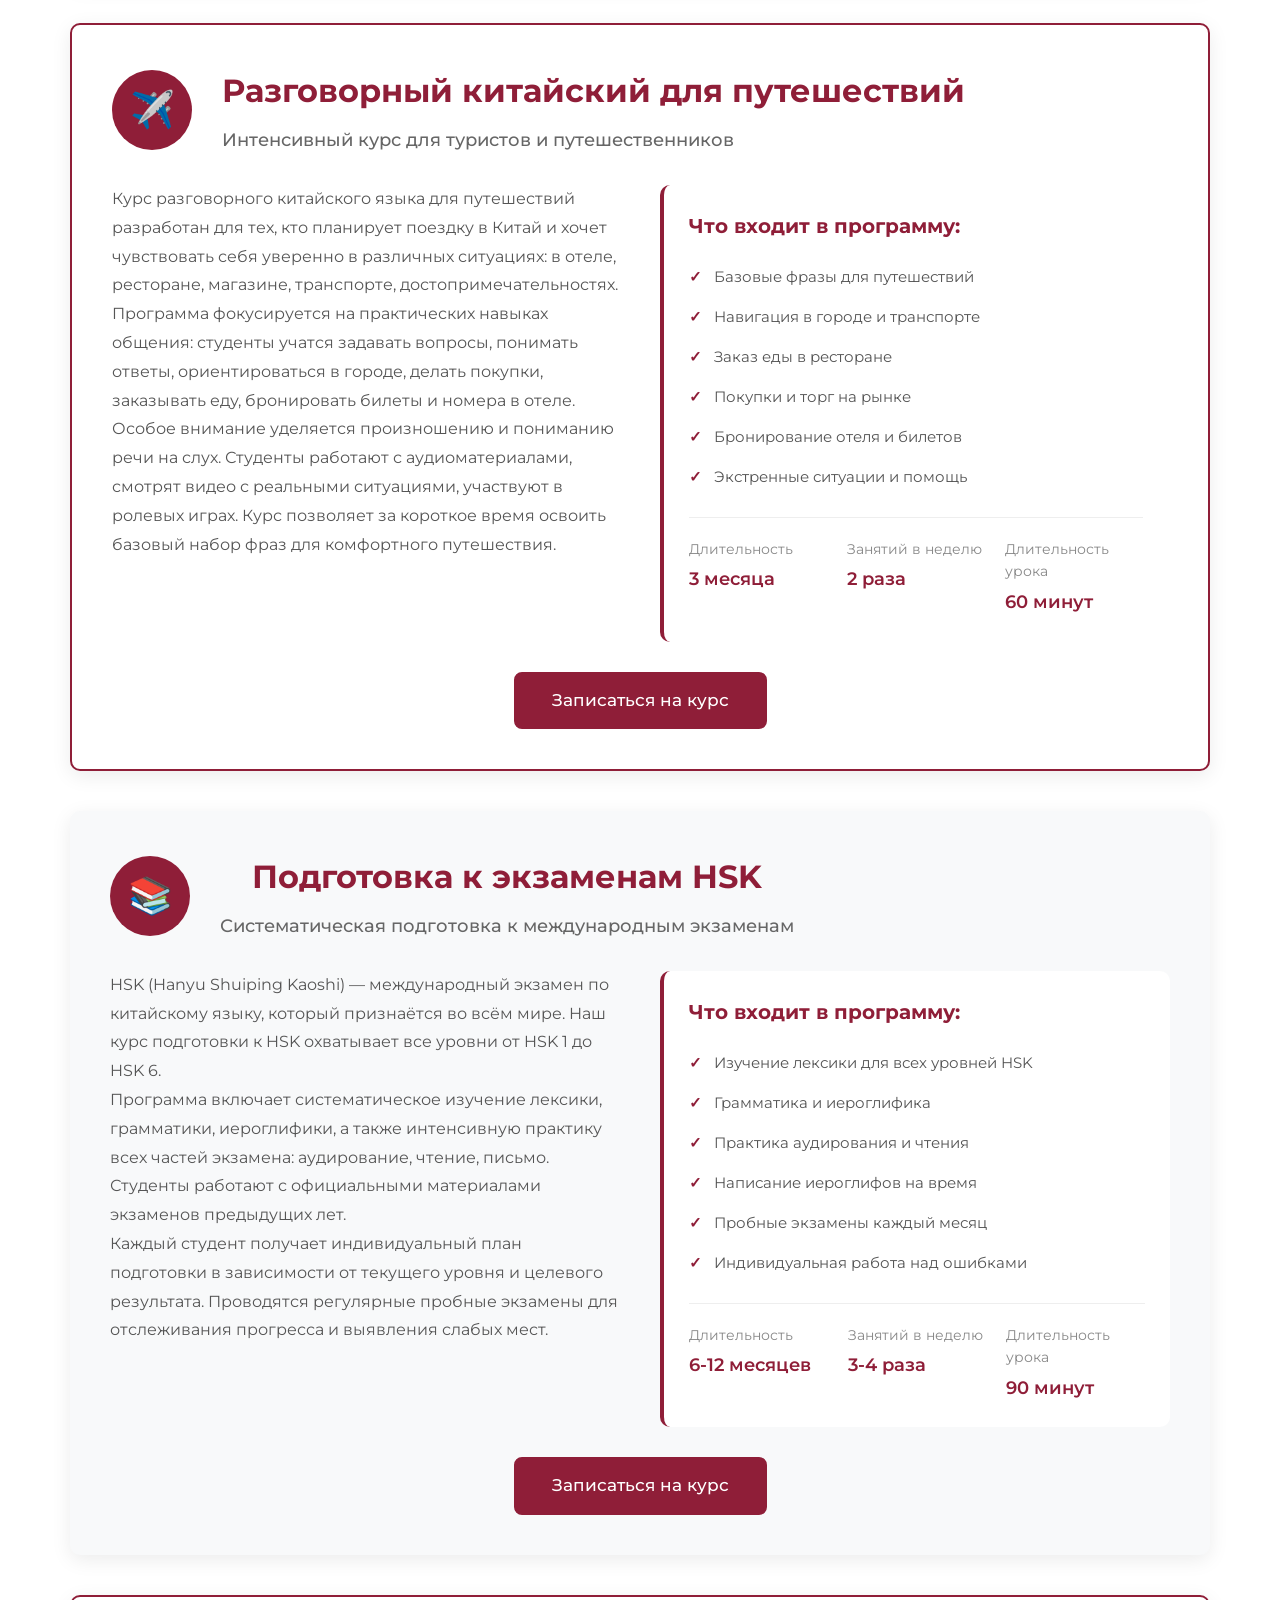
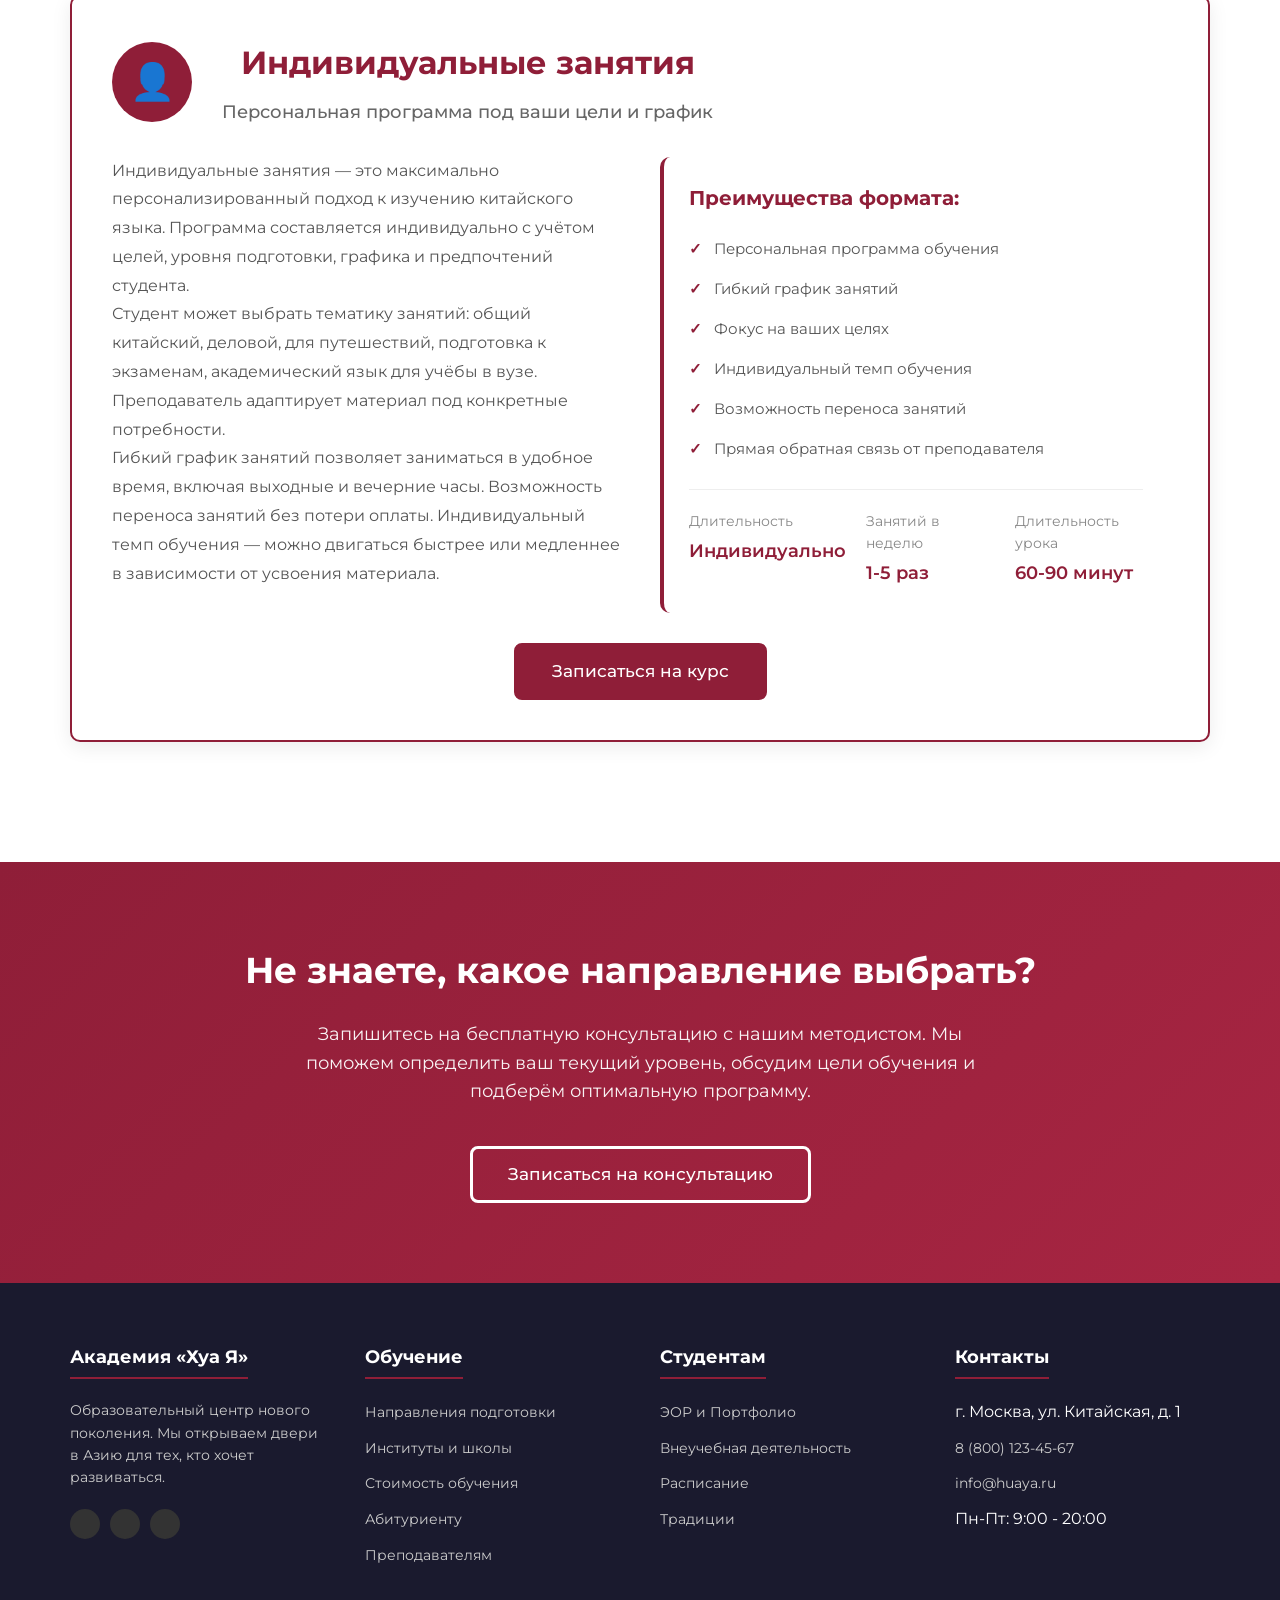
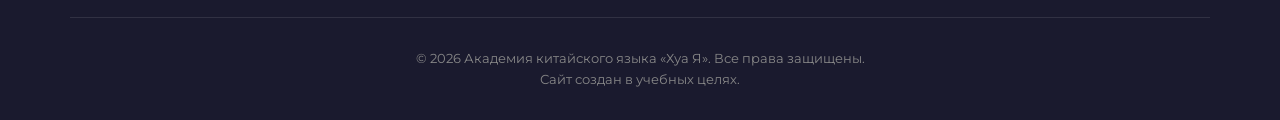
<file: directions.html>
<!DOCTYPE html>
<html lang="ru">
<head>
    <meta charset="UTF-8">
    <meta name="viewport" content="width=device-width, initial-scale=1.0">
    <title>Направления обучения | Хуа Я</title>
    <link href="https://fonts.googleapis.com/css2?family=Montserrat:wght@300;400;500;600;700;900&display=swap" rel="stylesheet">
    <link rel="stylesheet" href="style.css">
    <style>
        /* === КНОПКА СО ЗВЁЗДАМИ === */
        .star-btn {
            position: relative;
            padding: 12px 35px;
            background: #8f1e38;
            font-size: 17px;
            font-weight: 500;
            color: #fff;
            border: 3px solid #8f1e38;
            border-radius: 8px;
            box-shadow: 0 0 0 #8f1e388c;
            transition: all 0.3s ease-in-out;
            cursor: pointer;
            text-decoration: none;
            display: inline-flex;
            align-items: center;
            justify-content: center;
            gap: 8px;
            font-family: 'Montserrat', sans-serif;
        }

        .star-btn .star-1,
        .star-btn .star-2,
        .star-btn .star-3,
        .star-btn .star-4,
        .star-btn .star-5,
        .star-btn .star-6 {
            position: absolute;
            width: 25px;
            height: auto;
            filter: drop-shadow(0 0 0 #fffdef);
            z-index: -5;
            transition: all 1s cubic-bezier(0.05, 0.83, 0.43, 0.96);
            pointer-events: none;
        }

        .star-btn .star-1 { top: 20%; left: 20%; width: 25px; }
        .star-btn .star-2 { top: 45%; left: 45%; width: 15px; transition: all 1s cubic-bezier(0, 0.4, 0, 1.01); }
        .star-btn .star-3 { top: 40%; left: 40%; width: 5px; transition: all 1s cubic-bezier(0, 0.4, 0, 1.01); }
        .star-btn .star-4 { top: 20%; left: 40%; width: 8px; transition: all 0.8s cubic-bezier(0, 0.4, 0, 1.01); }
        .star-btn .star-5 { top: 25%; left: 45%; width: 15px; transition: all 0.6s cubic-bezier(0, 0.4, 0, 1.01); }
        .star-btn .star-6 { top: 5%; left: 50%; width: 5px; transition: all 0.8s ease; }

        .star-btn:hover {
            background: transparent;
            color: #8f1e38;
            box-shadow: 0 0 25px #8f1e388c;
        }

        .star-btn:hover .star-1 {
            top: -80%; left: -30%;
            filter: drop-shadow(0 0 10px #fffdef);
            z-index: 2;
        }
        .star-btn:hover .star-2 {
            top: -25%; left: 10%;
            filter: drop-shadow(0 0 10px #fffdef);
            z-index: 2;
        }
        .star-btn:hover .star-3 {
            top: 55%; left: 25%;
            filter: drop-shadow(0 0 10px #fffdef);
            z-index: 2;
        }
        .star-btn:hover .star-4 {
            top: 30%; left: 80%;
            filter: drop-shadow(0 0 10px #fffdef);
            z-index: 2;
        }
        .star-btn:hover .star-5 {
            top: 25%; left: 115%;
            filter: drop-shadow(0 0 10px #fffdef);
            z-index: 2;
        }
        .star-btn:hover .star-6 {
            top: 5%; left: 60%;
            filter: drop-shadow(0 0 10px #fffdef);
            z-index: 2;
        }

        .star-btn .fil0 { fill: #fffdef; }
                

        /* === СТИЛИ ДЛЯ СТРАНИЦЫ НАПРАВЛЕНИЯ === */
        .page-header {
            background: linear-gradient(rgba(0,0,0,0.6), rgba(0,0,0,0.6)), url('images/направления.jpg');
            background-size: cover;
            background-position: center;
            padding: 200px 0;
            color: #fff;
            text-align: center;
        }

        .page-header h1 {
            font-size: 48px;
            margin-bottom: 20px;
            font-weight: 900;
            color: #fff;
        }

        .page-header p {
            font-size: 20px;
            max-width: 800px;
            margin: 0 auto;
            opacity: 0.95;
        }

        .directions-section {
            padding: 80px 0;
            background: #fff;
        }

        .direction-card {
            background: #f8f9fa;
            border-radius: 10px;
            padding: 40px;
            margin-bottom: 40px;
            box-shadow: 0 5px 20px rgba(0,0,0,0.08);
        }

        .direction-card:nth-child(even) {
            background: #fff;
            border: 2px solid #8f1e38;
        }

        .direction-card__header {
            display: flex;
            align-items: center;
            gap: 30px;
            margin-bottom: 30px;
        }

        .direction-card__icon {
            width: 80px;
            height: 80px;
            background: #8f1e38;
            border-radius: 50%;
            display: flex;
            align-items: center;
            justify-content: center;
            color: #fff;
            font-size: 36px;
            flex-shrink: 0;
        }

        .direction-card__title {
            font-size: 32px;
            color: #8f1e38;
            margin-bottom: 10px;
        }

        .direction-card__subtitle {
            font-size: 18px;
            color: #666;
            font-weight: 500;
        }

        .direction-card__content {
            display: grid;
            grid-template-columns: 1fr 1fr;
            gap: 40px;
            margin-top: 30px;
        }

        .direction-card__description {
            font-size: 16px;
            line-height: 1.8;
            color: #555;
        }

        .direction-card__details {
            background: #fff;
            padding: 25px;
            border-radius: 10px;
            border-left: 4px solid #8f1e38;
        }

        .direction-card__details h4 {
            font-size: 20px;
            color: #8f1e38;
            margin-bottom: 15px;
        }

        .direction-card__details ul {
            list-style: none;
            margin-bottom: 20px;
        }

        .direction-card__details li {
            padding: 8px 0;
            font-size: 15px;
            color: #555;
            padding-left: 25px;
            position: relative;
        }

        .direction-card__details li::before {
            content: "✓";
            position: absolute;
            left: 0;
            color: #8f1e38;
            font-weight: 700;
        }

        .direction-card__duration {
            display: flex;
            gap: 20px;
            margin-top: 20px;
            padding-top: 20px;
            border-top: 1px solid #eee;
        }

        .direction-card__duration-item {
            flex: 1;
        }

        .direction-card__duration-label {
            font-size: 14px;
            color: #888;
            margin-bottom: 5px;
        }

        .direction-card__duration-value {
            font-size: 18px;
            font-weight: 600;
            color: #8f1e38;
        }

        .directions-cta {
            padding: 80px 0;
            background: linear-gradient(135deg, #8f1e38 0%, #a72542 100%);
            text-align: center;
            color: #fff;
        }

        .directions-cta h2 {
            font-size: 36px;
            margin-bottom: 20px;
            color: #fff;
        }

        .directions-cta p {
            font-size: 18px;
            max-width: 700px;
            margin: 0 auto 40px;
            opacity: 0.95;
        }

        .star-btn--light {
            background: transparent;
            color: #fff;
            border: 3px solid #fff;
        }

        .star-btn--light:hover {
            background: #fff;
            color: #8f1e38;
            border-color: #fff;
        }

        .star-btn--light .fil0 {
            fill: #fff;
        }

        .star-btn--light:hover .fil0 {
            fill: #8f1e38;
        }
    </style>
</head>
<body>

    <!-- ==================== ШАПКА САЙТА ==================== -->
    <header class="header">
        <div class="container header__container">
            <a href="index.html" class="logo">
                <img src="images/ЛОГОТИП1.png" alt="Логотип Академии Хуа Я">
            </a>
            
            <nav class="nav">
                <ul class="nav__list">
                    <li><a href="index.html" class="nav__link">Главная</a></li>
                    <li><a href="about.html" class="nav__link">Об Академии</a></li>
                    <li><a href="history.html" class="nav__link">История</a></li>
                    <li><a href="staff.html" class="nav__link">Преподаватели</a></li>
                    <li><a href="education.html" class="nav__link">Образование</a></li>
                    <li><a href="directions.html" class="nav__link">Направления</a></li>
                    <li><a href="institutes.html" class="nav__link">Институты</a></li>
                    <li><a href="applicants.html" class="nav__link">Поступающим</a></li>
                    <li><a href="tuition.html" class="nav__link">Стоимость</a></li>
                    <li><a href="students.html" class="nav__link">Студентам</a></li>
                    <li><a href="employees.html" class="nav__link">Сотруднику</a></li>
                    <li><a href="contacts.html" class="nav__link">Контакты</a></li>
                </ul>
            </nav>

            <div class="header__contacts">
                <a href="tel:+78001234567" class="phone">8 (800) 123-45-67</a>
                <span>г. Москва, ул. Китайская, 1</span>
            </div>
        </div>
    </header>

    <!-- ==================== ЗАГОЛОВОК СТРАНИЦЫ ==================== -->
    <section class="page-header">
        <div class="container">
            <h1>Направления обучения</h1>
            <p>Выберите программу, которая соответствует вашим целям и уровню подготовки. Мы предлагаем комплексный подход к изучению китайского языка для всех возрастов</p>
        </div>
    </section>

    <!-- ==================== НАПРАВЛЕНИЯ ==================== -->
    <section class="directions-section">
        <div class="container">

            <!-- Направление 1 -->
            <div class="direction-card">
                <div class="direction-card__header">
                    <div class="direction-card__icon">👶</div>
                    <div>
                        <h2 class="direction-card__title">Китайский для детей (6-12 лет)</h2>
                        <p class="direction-card__subtitle">Игровая методика обучения для младших школьников</p>
                    </div>
                </div>
                <div class="direction-card__content">
                    <div class="direction-card__description">
                        <p>Наша детская программа разработана с учётом возрастных особенностей младших школьников. Мы используем игровую методику, которая позволяет детям легко усваивать новый материал через игру, творчество и интерактивные задания.</p>
                        <p>На занятиях дети изучают базовую лексику, простые грамматические конструкции, учатся произносить тоны и писать первые иероглифы. Особое внимание уделяется развитию фонематического слуха и правильного произношения с самого начала обучения.</p>
                        <p>Каждый урок включает в себя разнообразные активности: песни на китайском языке, рисование иероглифов, ролевые игры, просмотр адаптированных мультфильмов и выполнение творческих проектов. Такой подход помогает поддерживать интерес ребёнка к изучению языка и делает процесс обучения увлекательным.</p>
                    </div>
                    <div class="direction-card__details">
                        <h4>Что входит в программу:</h4>
                        <ul>
                            <li>Изучение 200+ базовых иероглифов</li>
                            <li>Постановка правильного произношения тонов</li>
                            <li>Базовые грамматические конструкции</li>
                            <li>Разговорная практика в игровом формате</li>
                            <li>Творческие проекты и презентации</li>
                            <li>Подготовка к международным экзаменам YCT</li>
                        </ul>
                        <div class="direction-card__duration">
                            <div class="direction-card__duration-item">
                                <div class="direction-card__duration-label">Длительность</div>
                                <div class="direction-card__duration-value">2 года</div>
                            </div>
                            <div class="direction-card__duration-item">
                                <div class="direction-card__duration-label">Занятий в неделю</div>
                                <div class="direction-card__duration-value">2 раза</div>
                            </div>
                            <div class="direction-card__duration-item">
                                <div class="direction-card__duration-label">Длительность урока</div>
                                <div class="direction-card__duration-value">45 минут</div>
                            </div>
                        </div>
                    </div>
                </div>
                <div style="text-align: center; margin-top: 30px;">
                    <a href="applicants.html" class="star-btn">
                        Записаться на курс
                        <div class="star-1"><svg xmlns="http://www.w3.org/2000/svg" viewBox="0 0 784.11 815.53"><path class="fil0" d="M392.05 0c-20.9,210.08 -184.06,378.41 -392.05,407.78 207.96,29.37 371.12,197.68 392.05,407.74 20.93,-210.06 184.09,-378.37 392.05,-407.74 -207.98,-29.38 -371.16,-197.69 -392.06,-407.78z"/></svg></div>
                        <div class="star-2"><svg xmlns="http://www.w3.org/2000/svg" viewBox="0 0 784.11 815.53"><path class="fil0" d="M392.05 0c-20.9,210.08 -184.06,378.41 -392.05,407.78 207.96,29.37 371.12,197.68 392.05,407.74 20.93,-210.06 184.09,-378.37 392.05,-407.74 -207.98,-29.38 -371.16,-197.69 -392.06,-407.78z"/></svg></div>
                        <div class="star-3"><svg xmlns="http://www.w3.org/2000/svg" viewBox="0 0 784.11 815.53"><path class="fil0" d="M392.05 0c-20.9,210.08 -184.06,378.41 -392.05,407.78 207.96,29.37 371.12,197.68 392.05,407.74 20.93,-210.06 184.09,-378.37 392.05,-407.74 -207.98,-29.38 -371.16,-197.69 -392.06,-407.78z"/></svg></div>
                        <div class="star-4"><svg xmlns="http://www.w3.org/2000/svg" viewBox="0 0 784.11 815.53"><path class="fil0" d="M392.05 0c-20.9,210.08 -184.06,378.41 -392.05,407.78 207.96,29.37 371.12,197.68 392.05,407.74 20.93,-210.06 184.09,-378.37 392.05,-407.74 -207.98,-29.38 -371.16,-197.69 -392.06,-407.78z"/></svg></div>
                        <div class="star-5"><svg xmlns="http://www.w3.org/2000/svg" viewBox="0 0 784.11 815.53"><path class="fil0" d="M392.05 0c-20.9,210.08 -184.06,378.41 -392.05,407.78 207.96,29.37 371.12,197.68 392.05,407.74 20.93,-210.06 184.09,-378.37 392.05,-407.74 -207.98,-29.38 -371.16,-197.69 -392.06,-407.78z"/></svg></div>
                        <div class="star-6"><svg xmlns="http://www.w3.org/2000/svg" viewBox="0 0 784.11 815.53"><path class="fil0" d="M392.05 0c-20.9,210.08 -184.06,378.41 -392.05,407.78 207.96,29.37 371.12,197.68 392.05,407.74 20.93,-210.06 184.09,-378.37 392.05,-407.74 -207.98,-29.38 -371.16,-197.69 -392.06,-407.78z"/></svg></div>
                    </a>
                </div>
            </div>

            <!-- Направление 2 -->
            <div class="direction-card">
                <div class="direction-card__header">
                    <div class="direction-card__icon">🎓</div>
                    <div>
                        <h2 class="direction-card__title">Подростковый курс (13-17 лет)</h2>
                        <p class="direction-card__subtitle">Подготовка к экзаменам и поступлению в вузы Китая</p>
                    </div>
                </div>
                <div class="direction-card__content">
                    <div class="direction-card__description">
                        <p>Подростковая программа направлена на систематическое изучение китайского языка с акцентом на подготовку к международным экзаменам HSK и YCT. Курс подходит как для начинающих, так и для продолжающих изучение.</p>
                        <p>Программа включает углублённое изучение грамматики, расширение словарного запаса, развитие навыков чтения, письма, аудирования и говорения. Особое внимание уделяется подготовке к поступлению в китайские университеты.</p>
                        <p>Студенты участвуют в проектной деятельности, готовят презентации на китайском языке, участвуют в языковых конкурсах и олимпиадах. По окончании курса студенты получают сертификат академии и рекомендации для поступления в вузы Китая.</p>
                    </div>
                    <div class="direction-card__details">
                        <h4>Что входит в программу:</h4>
                        <ul>
                            <li>Подготовка к экзаменам HSK 3-5</li>
                            <li>Академический китайский для вуза</li>
                            <li>Написание сочинений и эссе</li>
                            <li>Презентационные навыки</li>
                            <li>Помощь в поступлении в вузы Китая</li>
                            <li>Участие в языковых олимпиадах</li>
                        </ul>
                        <div class="direction-card__duration">
                            <div class="direction-card__duration-item">
                                <div class="direction-card__duration-label">Длительность</div>
                                <div class="direction-card__duration-value">3 года</div>
                            </div>
                            <div class="direction-card__duration-item">
                                <div class="direction-card__duration-label">Занятий в неделю</div>
                                <div class="direction-card__duration-value">3 раза</div>
                            </div>
                            <div class="direction-card__duration-item">
                                <div class="direction-card__duration-label">Длительность урока</div>
                                <div class="direction-card__duration-value">60 минут</div>
                            </div>
                        </div>
                    </div>
                </div>
                <div style="text-align: center; margin-top: 30px;">
                    <a href="applicants.html" class="star-btn">
                        Записаться на курс
                        <div class="star-1"><svg xmlns="http://www.w3.org/2000/svg" viewBox="0 0 784.11 815.53"><path class="fil0" d="M392.05 0c-20.9,210.08 -184.06,378.41 -392.05,407.78 207.96,29.37 371.12,197.68 392.05,407.74 20.93,-210.06 184.09,-378.37 392.05,-407.74 -207.98,-29.38 -371.16,-197.69 -392.06,-407.78z"/></svg></div>
                        <div class="star-2"><svg xmlns="http://www.w3.org/2000/svg" viewBox="0 0 784.11 815.53"><path class="fil0" d="M392.05 0c-20.9,210.08 -184.06,378.41 -392.05,407.78 207.96,29.37 371.12,197.68 392.05,407.74 20.93,-210.06 184.09,-378.37 392.05,-407.74 -207.98,-29.38 -371.16,-197.69 -392.06,-407.78z"/></svg></div>
                        <div class="star-3"><svg xmlns="http://www.w3.org/2000/svg" viewBox="0 0 784.11 815.53"><path class="fil0" d="M392.05 0c-20.9,210.08 -184.06,378.41 -392.05,407.78 207.96,29.37 371.12,197.68 392.05,407.74 20.93,-210.06 184.09,-378.37 392.05,-407.74 -207.98,-29.38 -371.16,-197.69 -392.06,-407.78z"/></svg></div>
                        <div class="star-4"><svg xmlns="http://www.w3.org/2000/svg" viewBox="0 0 784.11 815.53"><path class="fil0" d="M392.05 0c-20.9,210.08 -184.06,378.41 -392.05,407.78 207.96,29.37 371.12,197.68 392.05,407.74 20.93,-210.06 184.09,-378.37 392.05,-407.74 -207.98,-29.38 -371.16,-197.69 -392.06,-407.78z"/></svg></div>
                        <div class="star-5"><svg xmlns="http://www.w3.org/2000/svg" viewBox="0 0 784.11 815.53"><path class="fil0" d="M392.05 0c-20.9,210.08 -184.06,378.41 -392.05,407.78 207.96,29.37 371.12,197.68 392.05,407.74 20.93,-210.06 184.09,-378.37 392.05,-407.74 -207.98,-29.38 -371.16,-197.69 -392.06,-407.78z"/></svg></div>
                        <div class="star-6"><svg xmlns="http://www.w3.org/2000/svg" viewBox="0 0 784.11 815.53"><path class="fil0" d="M392.05 0c-20.9,210.08 -184.06,378.41 -392.05,407.78 207.96,29.37 371.12,197.68 392.05,407.74 20.93,-210.06 184.09,-378.37 392.05,-407.74 -207.98,-29.38 -371.16,-197.69 -392.06,-407.78z"/></svg></div>
                    </a>
                </div>
            </div>

            <!-- Направление 3 -->
            <div class="direction-card">
                <div class="direction-card__header">
                    <div class="direction-card__icon">💼</div>
                    <div>
                        <h2 class="direction-card__title">Деловой китайский для взрослых</h2>
                        <p class="direction-card__subtitle">Профессиональный курс для работы с китайскими партнёрами</p>
                    </div>
                </div>
                <div class="direction-card__content">
                    <div class="direction-card__description">
                        <p>Курс делового китайского языка разработан для специалистов, которые работают или планируют работать с китайскими компаниями. Программа охватывает все аспекты деловой коммуникации: от ведения переговоров до написания официальных документов.</p>
                        <p>Студенты изучают специализированную лексику для различных сфер бизнеса: финансы, маркетинг, логистика, производство, IT. Особое внимание уделяется культурным особенностям ведения бизнеса в Китае и правилам делового этикета.</p>
                        <p>Курс включает практические занятия по составлению деловых писем, презентаций, контрактов на китайском языке. Студенты участвуют в ролевых играх, имитирующих реальные бизнес-ситуации: переговоры, презентации, телефонные разговоры.</p>
                    </div>
                    <div class="direction-card__details">
                        <h4>Что входит в программу:</h4>
                        <ul>
                            <li>Деловая лексика и терминология</li>
                            <li>Написание деловых писем и документов</li>
                            <li>Ведение переговоров на китайском</li>
                            <li>Презентационные навыки</li>
                            <li>Китайский деловой этикет</li>
                            <li>Подготовка к рабочим поездкам в Китай</li>
                        </ul>
                        <div class="direction-card__duration">
                            <div class="direction-card__duration-item">
                                <div class="direction-card__duration-label">Длительность</div>
                                <div class="direction-card__duration-value">1.5 года</div>
                            </div>
                            <div class="direction-card__duration-item">
                                <div class="direction-card__duration-label">Занятий в неделю</div>
                                <div class="direction-card__duration-value">2-3 раза</div>
                            </div>
                            <div class="direction-card__duration-item">
                                <div class="direction-card__duration-label">Длительность урока</div>
                                <div class="direction-card__duration-value">90 минут</div>
                            </div>
                        </div>
                    </div>
                </div>
                <div style="text-align: center; margin-top: 30px;">
                    <a href="applicants.html" class="star-btn">
                        Записаться на курс
                        <div class="star-1"><svg xmlns="http://www.w3.org/2000/svg" viewBox="0 0 784.11 815.53"><path class="fil0" d="M392.05 0c-20.9,210.08 -184.06,378.41 -392.05,407.78 207.96,29.37 371.12,197.68 392.05,407.74 20.93,-210.06 184.09,-378.37 392.05,-407.74 -207.98,-29.38 -371.16,-197.69 -392.06,-407.78z"/></svg></div>
                        <div class="star-2"><svg xmlns="http://www.w3.org/2000/svg" viewBox="0 0 784.11 815.53"><path class="fil0" d="M392.05 0c-20.9,210.08 -184.06,378.41 -392.05,407.78 207.96,29.37 371.12,197.68 392.05,407.74 20.93,-210.06 184.09,-378.37 392.05,-407.74 -207.98,-29.38 -371.16,-197.69 -392.06,-407.78z"/></svg></div>
                        <div class="star-3"><svg xmlns="http://www.w3.org/2000/svg" viewBox="0 0 784.11 815.53"><path class="fil0" d="M392.05 0c-20.9,210.08 -184.06,378.41 -392.05,407.78 207.96,29.37 371.12,197.68 392.05,407.74 20.93,-210.06 184.09,-378.37 392.05,-407.74 -207.98,-29.38 -371.16,-197.69 -392.06,-407.78z"/></svg></div>
                        <div class="star-4"><svg xmlns="http://www.w3.org/2000/svg" viewBox="0 0 784.11 815.53"><path class="fil0" d="M392.05 0c-20.9,210.08 -184.06,378.41 -392.05,407.78 207.96,29.37 371.12,197.68 392.05,407.74 20.93,-210.06 184.09,-378.37 392.05,-407.74 -207.98,-29.38 -371.16,-197.69 -392.06,-407.78z"/></svg></div>
                        <div class="star-5"><svg xmlns="http://www.w3.org/2000/svg" viewBox="0 0 784.11 815.53"><path class="fil0" d="M392.05 0c-20.9,210.08 -184.06,378.41 -392.05,407.78 207.96,29.37 371.12,197.68 392.05,407.74 20.93,-210.06 184.09,-378.37 392.05,-407.74 -207.98,-29.38 -371.16,-197.69 -392.06,-407.78z"/></svg></div>
                        <div class="star-6"><svg xmlns="http://www.w3.org/2000/svg" viewBox="0 0 784.11 815.53"><path class="fil0" d="M392.05 0c-20.9,210.08 -184.06,378.41 -392.05,407.78 207.96,29.37 371.12,197.68 392.05,407.74 20.93,-210.06 184.09,-378.37 392.05,-407.74 -207.98,-29.38 -371.16,-197.69 -392.06,-407.78z"/></svg></div>
                    </a>
                </div>
            </div>

            <!-- Направление 4 -->
            <div class="direction-card">
                <div class="direction-card__header">
                    <div class="direction-card__icon">✈️</div>
                    <div>
                        <h2 class="direction-card__title">Разговорный китайский для путешествий</h2>
                        <p class="direction-card__subtitle">Интенсивный курс для туристов и путешественников</p>
                    </div>
                </div>
                <div class="direction-card__content">
                    <div class="direction-card__description">
                        <p>Курс разговорного китайского языка для путешествий разработан для тех, кто планирует поездку в Китай и хочет чувствовать себя уверенно в различных ситуациях: в отеле, ресторане, магазине, транспорте, достопримечательностях.</p>
                        <p>Программа фокусируется на практических навыках общения: студенты учатся задавать вопросы, понимать ответы, ориентироваться в городе, делать покупки, заказывать еду, бронировать билеты и номера в отеле.</p>
                        <p>Особое внимание уделяется произношению и пониманию речи на слух. Студенты работают с аудиоматериалами, смотрят видео с реальными ситуациями, участвуют в ролевых играх. Курс позволяет за короткое время освоить базовый набор фраз для комфортного путешествия.</p>
                    </div>
                    <div class="direction-card__details">
                        <h4>Что входит в программу:</h4>
                        <ul>
                            <li>Базовые фразы для путешествий</li>
                            <li>Навигация в городе и транспорте</li>
                            <li>Заказ еды в ресторане</li>
                            <li>Покупки и торг на рынке</li>
                            <li>Бронирование отеля и билетов</li>
                            <li>Экстренные ситуации и помощь</li>
                        </ul>
                        <div class="direction-card__duration">
                            <div class="direction-card__duration-item">
                                <div class="direction-card__duration-label">Длительность</div>
                                <div class="direction-card__duration-value">3 месяца</div>
                            </div>
                            <div class="direction-card__duration-item">
                                <div class="direction-card__duration-label">Занятий в неделю</div>
                                <div class="direction-card__duration-value">2 раза</div>
                            </div>
                            <div class="direction-card__duration-item">
                                <div class="direction-card__duration-label">Длительность урока</div>
                                <div class="direction-card__duration-value">60 минут</div>
                            </div>
                        </div>
                    </div>
                </div>
                <div style="text-align: center; margin-top: 30px;">
                    <a href="applicants.html" class="star-btn">
                        Записаться на курс
                        <div class="star-1"><svg xmlns="http://www.w3.org/2000/svg" viewBox="0 0 784.11 815.53"><path class="fil0" d="M392.05 0c-20.9,210.08 -184.06,378.41 -392.05,407.78 207.96,29.37 371.12,197.68 392.05,407.74 20.93,-210.06 184.09,-378.37 392.05,-407.74 -207.98,-29.38 -371.16,-197.69 -392.06,-407.78z"/></svg></div>
                        <div class="star-2"><svg xmlns="http://www.w3.org/2000/svg" viewBox="0 0 784.11 815.53"><path class="fil0" d="M392.05 0c-20.9,210.08 -184.06,378.41 -392.05,407.78 207.96,29.37 371.12,197.68 392.05,407.74 20.93,-210.06 184.09,-378.37 392.05,-407.74 -207.98,-29.38 -371.16,-197.69 -392.06,-407.78z"/></svg></div>
                        <div class="star-3"><svg xmlns="http://www.w3.org/2000/svg" viewBox="0 0 784.11 815.53"><path class="fil0" d="M392.05 0c-20.9,210.08 -184.06,378.41 -392.05,407.78 207.96,29.37 371.12,197.68 392.05,407.74 20.93,-210.06 184.09,-378.37 392.05,-407.74 -207.98,-29.38 -371.16,-197.69 -392.06,-407.78z"/></svg></div>
                        <div class="star-4"><svg xmlns="http://www.w3.org/2000/svg" viewBox="0 0 784.11 815.53"><path class="fil0" d="M392.05 0c-20.9,210.08 -184.06,378.41 -392.05,407.78 207.96,29.37 371.12,197.68 392.05,407.74 20.93,-210.06 184.09,-378.37 392.05,-407.74 -207.98,-29.38 -371.16,-197.69 -392.06,-407.78z"/></svg></div>
                        <div class="star-5"><svg xmlns="http://www.w3.org/2000/svg" viewBox="0 0 784.11 815.53"><path class="fil0" d="M392.05 0c-20.9,210.08 -184.06,378.41 -392.05,407.78 207.96,29.37 371.12,197.68 392.05,407.74 20.93,-210.06 184.09,-378.37 392.05,-407.74 -207.98,-29.38 -371.16,-197.69 -392.06,-407.78z"/></svg></div>
                        <div class="star-6"><svg xmlns="http://www.w3.org/2000/svg" viewBox="0 0 784.11 815.53"><path class="fil0" d="M392.05 0c-20.9,210.08 -184.06,378.41 -392.05,407.78 207.96,29.37 371.12,197.68 392.05,407.74 20.93,-210.06 184.09,-378.37 392.05,-407.74 -207.98,-29.38 -371.16,-197.69 -392.06,-407.78z"/></svg></div>
                    </a>
                </div>
            </div>

            <!-- Направление 5 -->
            <div class="direction-card">
                <div class="direction-card__header">
                    <div class="direction-card__icon">📚</div>
                    <div>
                        <h2 class="direction-card__title">Подготовка к экзаменам HSK</h2>
                        <p class="direction-card__subtitle">Систематическая подготовка к международным экзаменам</p>
                    </div>
                </div>
                <div class="direction-card__content">
                    <div class="direction-card__description">
                        <p>HSK (Hanyu Shuiping Kaoshi) — международный экзамен по китайскому языку, который признаётся во всём мире. Наш курс подготовки к HSK охватывает все уровни от HSK 1 до HSK 6.</p>
                        <p>Программа включает систематическое изучение лексики, грамматики, иероглифики, а также интенсивную практику всех частей экзамена: аудирование, чтение, письмо. Студенты работают с официальными материалами экзаменов предыдущих лет.</p>
                        <p>Каждый студент получает индивидуальный план подготовки в зависимости от текущего уровня и целевого результата. Проводятся регулярные пробные экзамены для отслеживания прогресса и выявления слабых мест.</p>
                    </div>
                    <div class="direction-card__details">
                        <h4>Что входит в программу:</h4>
                        <ul>
                            <li>Изучение лексики для всех уровней HSK</li>
                            <li>Грамматика и иероглифика</li>
                            <li>Практика аудирования и чтения</li>
                            <li>Написание иероглифов на время</li>
                            <li>Пробные экзамены каждый месяц</li>
                            <li>Индивидуальная работа над ошибками</li>
                        </ul>
                        <div class="direction-card__duration">
                            <div class="direction-card__duration-item">
                                <div class="direction-card__duration-label">Длительность</div>
                                <div class="direction-card__duration-value">6-12 месяцев</div>
                            </div>
                            <div class="direction-card__duration-item">
                                <div class="direction-card__duration-label">Занятий в неделю</div>
                                <div class="direction-card__duration-value">3-4 раза</div>
                            </div>
                            <div class="direction-card__duration-item">
                                <div class="direction-card__duration-label">Длительность урока</div>
                                <div class="direction-card__duration-value">90 минут</div>
                            </div>
                        </div>
                    </div>
                </div>
                <div style="text-align: center; margin-top: 30px;">
                    <a href="applicants.html" class="star-btn">
                        Записаться на курс
                        <div class="star-1"><svg xmlns="http://www.w3.org/2000/svg" viewBox="0 0 784.11 815.53"><path class="fil0" d="M392.05 0c-20.9,210.08 -184.06,378.41 -392.05,407.78 207.96,29.37 371.12,197.68 392.05,407.74 20.93,-210.06 184.09,-378.37 392.05,-407.74 -207.98,-29.38 -371.16,-197.69 -392.06,-407.78z"/></svg></div>
                        <div class="star-2"><svg xmlns="http://www.w3.org/2000/svg" viewBox="0 0 784.11 815.53"><path class="fil0" d="M392.05 0c-20.9,210.08 -184.06,378.41 -392.05,407.78 207.96,29.37 371.12,197.68 392.05,407.74 20.93,-210.06 184.09,-378.37 392.05,-407.74 -207.98,-29.38 -371.16,-197.69 -392.06,-407.78z"/></svg></div>
                        <div class="star-3"><svg xmlns="http://www.w3.org/2000/svg" viewBox="0 0 784.11 815.53"><path class="fil0" d="M392.05 0c-20.9,210.08 -184.06,378.41 -392.05,407.78 207.96,29.37 371.12,197.68 392.05,407.74 20.93,-210.06 184.09,-378.37 392.05,-407.74 -207.98,-29.38 -371.16,-197.69 -392.06,-407.78z"/></svg></div>
                        <div class="star-4"><svg xmlns="http://www.w3.org/2000/svg" viewBox="0 0 784.11 815.53"><path class="fil0" d="M392.05 0c-20.9,210.08 -184.06,378.41 -392.05,407.78 207.96,29.37 371.12,197.68 392.05,407.74 20.93,-210.06 184.09,-378.37 392.05,-407.74 -207.98,-29.38 -371.16,-197.69 -392.06,-407.78z"/></svg></div>
                        <div class="star-5"><svg xmlns="http://www.w3.org/2000/svg" viewBox="0 0 784.11 815.53"><path class="fil0" d="M392.05 0c-20.9,210.08 -184.06,378.41 -392.05,407.78 207.96,29.37 371.12,197.68 392.05,407.74 20.93,-210.06 184.09,-378.37 392.05,-407.74 -207.98,-29.38 -371.16,-197.69 -392.06,-407.78z"/></svg></div>
                        <div class="star-6"><svg xmlns="http://www.w3.org/2000/svg" viewBox="0 0 784.11 815.53"><path class="fil0" d="M392.05 0c-20.9,210.08 -184.06,378.41 -392.05,407.78 207.96,29.37 371.12,197.68 392.05,407.74 20.93,-210.06 184.09,-378.37 392.05,-407.74 -207.98,-29.38 -371.16,-197.69 -392.06,-407.78z"/></svg></div>
                    </a>
                </div>
            </div>

            <!-- Направление 6 -->
            <div class="direction-card">
                <div class="direction-card__header">
                    <div class="direction-card__icon">👤</div>
                    <div>
                        <h2 class="direction-card__title">Индивидуальные занятия</h2>
                        <p class="direction-card__subtitle">Персональная программа под ваши цели и график</p>
                    </div>
                </div>
                <div class="direction-card__content">
                    <div class="direction-card__description">
                        <p>Индивидуальные занятия — это максимально персонализированный подход к изучению китайского языка. Программа составляется индивидуально с учётом целей, уровня подготовки, графика и предпочтений студента.</p>
                        <p>Студент может выбрать тематику занятий: общий китайский, деловой, для путешествий, подготовка к экзаменам, академический язык для учёбы в вузе. Преподаватель адаптирует материал под конкретные потребности.</p>
                        <p>Гибкий график занятий позволяет заниматься в удобное время, включая выходные и вечерние часы. Возможность переноса занятий без потери оплаты. Индивидуальный темп обучения — можно двигаться быстрее или медленнее в зависимости от усвоения материала.</p>
                    </div>
                    <div class="direction-card__details">
                        <h4>Преимущества формата:</h4>
                        <ul>
                            <li>Персональная программа обучения</li>
                            <li>Гибкий график занятий</li>
                            <li>Фокус на ваших целях</li>
                            <li>Индивидуальный темп обучения</li>
                            <li>Возможность переноса занятий</li>
                            <li>Прямая обратная связь от преподавателя</li>
                        </ul>
                        <div class="direction-card__duration">
                            <div class="direction-card__duration-item">
                                <div class="direction-card__duration-label">Длительность</div>
                                <div class="direction-card__duration-value">Индивидуально</div>
                            </div>
                            <div class="direction-card__duration-item">
                                <div class="direction-card__duration-label">Занятий в неделю</div>
                                <div class="direction-card__duration-value">1-5 раз</div>
                            </div>
                            <div class="direction-card__duration-item">
                                <div class="direction-card__duration-label">Длительность урока</div>
                                <div class="direction-card__duration-value">60-90 минут</div>
                            </div>
                        </div>
                    </div>
                </div>
                <div style="text-align: center; margin-top: 30px;">
                    <a href="applicants.html" class="star-btn">
                        Записаться на курс
                        <div class="star-1"><svg xmlns="http://www.w3.org/2000/svg" viewBox="0 0 784.11 815.53"><path class="fil0" d="M392.05 0c-20.9,210.08 -184.06,378.41 -392.05,407.78 207.96,29.37 371.12,197.68 392.05,407.74 20.93,-210.06 184.09,-378.37 392.05,-407.74 -207.98,-29.38 -371.16,-197.69 -392.06,-407.78z"/></svg></div>
                        <div class="star-2"><svg xmlns="http://www.w3.org/2000/svg" viewBox="0 0 784.11 815.53"><path class="fil0" d="M392.05 0c-20.9,210.08 -184.06,378.41 -392.05,407.78 207.96,29.37 371.12,197.68 392.05,407.74 20.93,-210.06 184.09,-378.37 392.05,-407.74 -207.98,-29.38 -371.16,-197.69 -392.06,-407.78z"/></svg></div>
                        <div class="star-3"><svg xmlns="http://www.w3.org/2000/svg" viewBox="0 0 784.11 815.53"><path class="fil0" d="M392.05 0c-20.9,210.08 -184.06,378.41 -392.05,407.78 207.96,29.37 371.12,197.68 392.05,407.74 20.93,-210.06 184.09,-378.37 392.05,-407.74 -207.98,-29.38 -371.16,-197.69 -392.06,-407.78z"/></svg></div>
                        <div class="star-4"><svg xmlns="http://www.w3.org/2000/svg" viewBox="0 0 784.11 815.53"><path class="fil0" d="M392.05 0c-20.9,210.08 -184.06,378.41 -392.05,407.78 207.96,29.37 371.12,197.68 392.05,407.74 20.93,-210.06 184.09,-378.37 392.05,-407.74 -207.98,-29.38 -371.16,-197.69 -392.06,-407.78z"/></svg></div>
                        <div class="star-5"><svg xmlns="http://www.w3.org/2000/svg" viewBox="0 0 784.11 815.53"><path class="fil0" d="M392.05 0c-20.9,210.08 -184.06,378.41 -392.05,407.78 207.96,29.37 371.12,197.68 392.05,407.74 20.93,-210.06 184.09,-378.37 392.05,-407.74 -207.98,-29.38 -371.16,-197.69 -392.06,-407.78z"/></svg></div>
                        <div class="star-6"><svg xmlns="http://www.w3.org/2000/svg" viewBox="0 0 784.11 815.53"><path class="fil0" d="M392.05 0c-20.9,210.08 -184.06,378.41 -392.05,407.78 207.96,29.37 371.12,197.68 392.05,407.74 20.93,-210.06 184.09,-378.37 392.05,-407.74 -207.98,-29.38 -371.16,-197.69 -392.06,-407.78z"/></svg></div>
                    </a>
                </div>
            </div>

        </div>
    </section>

    <!-- ==================== CTA ==================== -->
    <section class="directions-cta">
        <div class="container">
            <h2>Не знаете, какое направление выбрать?</h2>
            <p>Запишитесь на бесплатную консультацию с нашим методистом. Мы поможем определить ваш текущий уровень, обсудим цели обучения и подберём оптимальную программу.</p>
            <a href="applicants.html" class="star-btn star-btn--light">
                Записаться на консультацию
                <div class="star-1"><svg xmlns="http://www.w3.org/2000/svg" viewBox="0 0 784.11 815.53"><path class="fil0" d="M392.05 0c-20.9,210.08 -184.06,378.41 -392.05,407.78 207.96,29.37 371.12,197.68 392.05,407.74 20.93,-210.06 184.09,-378.37 392.05,-407.74 -207.98,-29.38 -371.16,-197.69 -392.06,-407.78z"/></svg></div>
                <div class="star-2"><svg xmlns="http://www.w3.org/2000/svg" viewBox="0 0 784.11 815.53"><path class="fil0" d="M392.05 0c-20.9,210.08 -184.06,378.41 -392.05,407.78 207.96,29.37 371.12,197.68 392.05,407.74 20.93,-210.06 184.09,-378.37 392.05,-407.74 -207.98,-29.38 -371.16,-197.69 -392.06,-407.78z"/></svg></div>
                <div class="star-3"><svg xmlns="http://www.w3.org/2000/svg" viewBox="0 0 784.11 815.53"><path class="fil0" d="M392.05 0c-20.9,210.08 -184.06,378.41 -392.05,407.78 207.96,29.37 371.12,197.68 392.05,407.74 20.93,-210.06 184.09,-378.37 392.05,-407.74 -207.98,-29.38 -371.16,-197.69 -392.06,-407.78z"/></svg></div>
                <div class="star-4"><svg xmlns="http://www.w3.org/2000/svg" viewBox="0 0 784.11 815.53"><path class="fil0" d="M392.05 0c-20.9,210.08 -184.06,378.41 -392.05,407.78 207.96,29.37 371.12,197.68 392.05,407.74 20.93,-210.06 184.09,-378.37 392.05,-407.74 -207.98,-29.38 -371.16,-197.69 -392.06,-407.78z"/></svg></div>
                <div class="star-5"><svg xmlns="http://www.w3.org/2000/svg" viewBox="0 0 784.11 815.53"><path class="fil0" d="M392.05 0c-20.9,210.08 -184.06,378.41 -392.05,407.78 207.96,29.37 371.12,197.68 392.05,407.74 20.93,-210.06 184.09,-378.37 392.05,-407.74 -207.98,-29.38 -371.16,-197.69 -392.06,-407.78z"/></svg></div>
                <div class="star-6"><svg xmlns="http://www.w3.org/2000/svg" viewBox="0 0 784.11 815.53"><path class="fil0" d="M392.05 0c-20.9,210.08 -184.06,378.41 -392.05,407.78 207.96,29.37 371.12,197.68 392.05,407.74 20.93,-210.06 184.09,-378.37 392.05,-407.74 -207.98,-29.38 -371.16,-197.69 -392.06,-407.78z"/></svg></div>
            </a>
        </div>
    </section>

    <!-- ==================== ПОДВАЛ ==================== -->
    <footer class="footer">
        <div class="container">
            <div class="footer__grid">
                <div>
                    <h4 class="footer__title">Академия «Хуа Я»</h4>
                    <p style="font-size: 14px; color: #ccc; margin-bottom: 20px;">
                        Образовательный центр нового поколения. 
                        Мы открываем двери в Азию для тех, кто хочет развиваться.
                    </p>
                    <div style="display: flex; gap: 10px;">
                        <div style="width: 30px; height: 30px; background: #333; border-radius: 50%;"></div>
                        <div style="width: 30px; height: 30px; background: #333; border-radius: 50%;"></div>
                        <div style="width: 30px; height: 30px; background: #333; border-radius: 50%;"></div>
                    </div>
                </div>
                
                <div>
                    <h4 class="footer__title">Обучение</h4>
                    <ul class="footer__list">
                        <li><a href="directions.html">Направления подготовки</a></li>
                        <li><a href="institutes.html">Институты и школы</a></li>
                        <li><a href="tuition.html">Стоимость обучения</a></li>
                        <li><a href="applicants.html">Абитуриенту</a></li>
                        <li><a href="employees.html">Преподавателям</a></li>
                    </ul>
                </div>

                <div>
                    <h4 class="footer__title">Студентам</h4>
                    <ul class="footer__list">
                        <li><a href="useful_info.html">ЭОР и Портфолио</a></li>
                        <li><a href="extracurricular.html">Внеучебная деятельность</a></li>
                        <li><a href="students.html">Расписание</a></li>
                        <li><a href="history.html">Традиции</a></li>
                    </ul>
                </div>

                <div>
                    <h4 class="footer__title">Контакты</h4>
                    <ul class="footer__list">
                        <li>г. Москва, ул. Китайская, д. 1</li>
                        <li><a href="tel:+78001234567">8 (800) 123-45-67</a></li>
                        <li><a href="mailto:info@huaya.ru">info@huaya.ru</a></li>
                        <li>Пн-Пт: 9:00 - 20:00</li>
                    </ul>
                </div>
            </div>
            
            <div class="footer__bottom">
                &copy; 2026 Академия китайского языка «Хуа Я». Все права защищены. <br>
                Сайт создан в учебных целях.
            </div>
        </div>
    </footer>

</body>
</html>
</file>
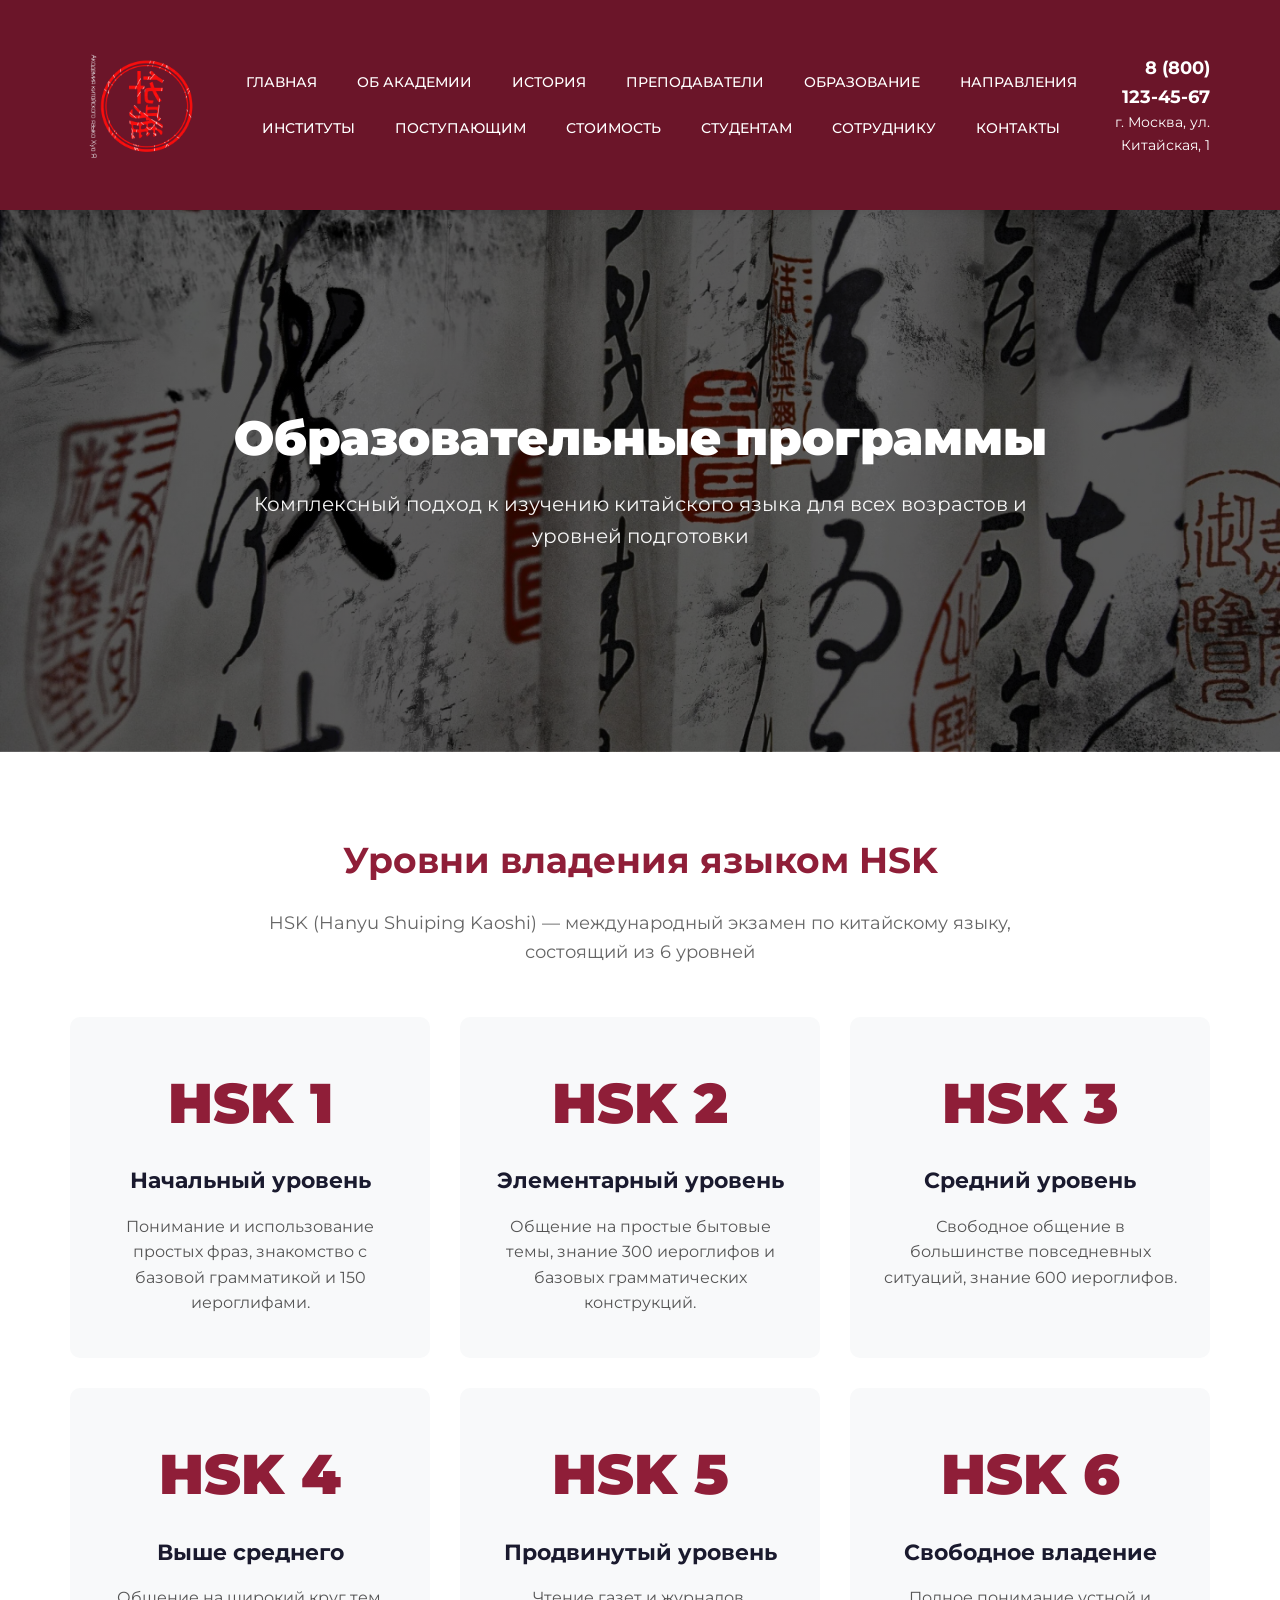
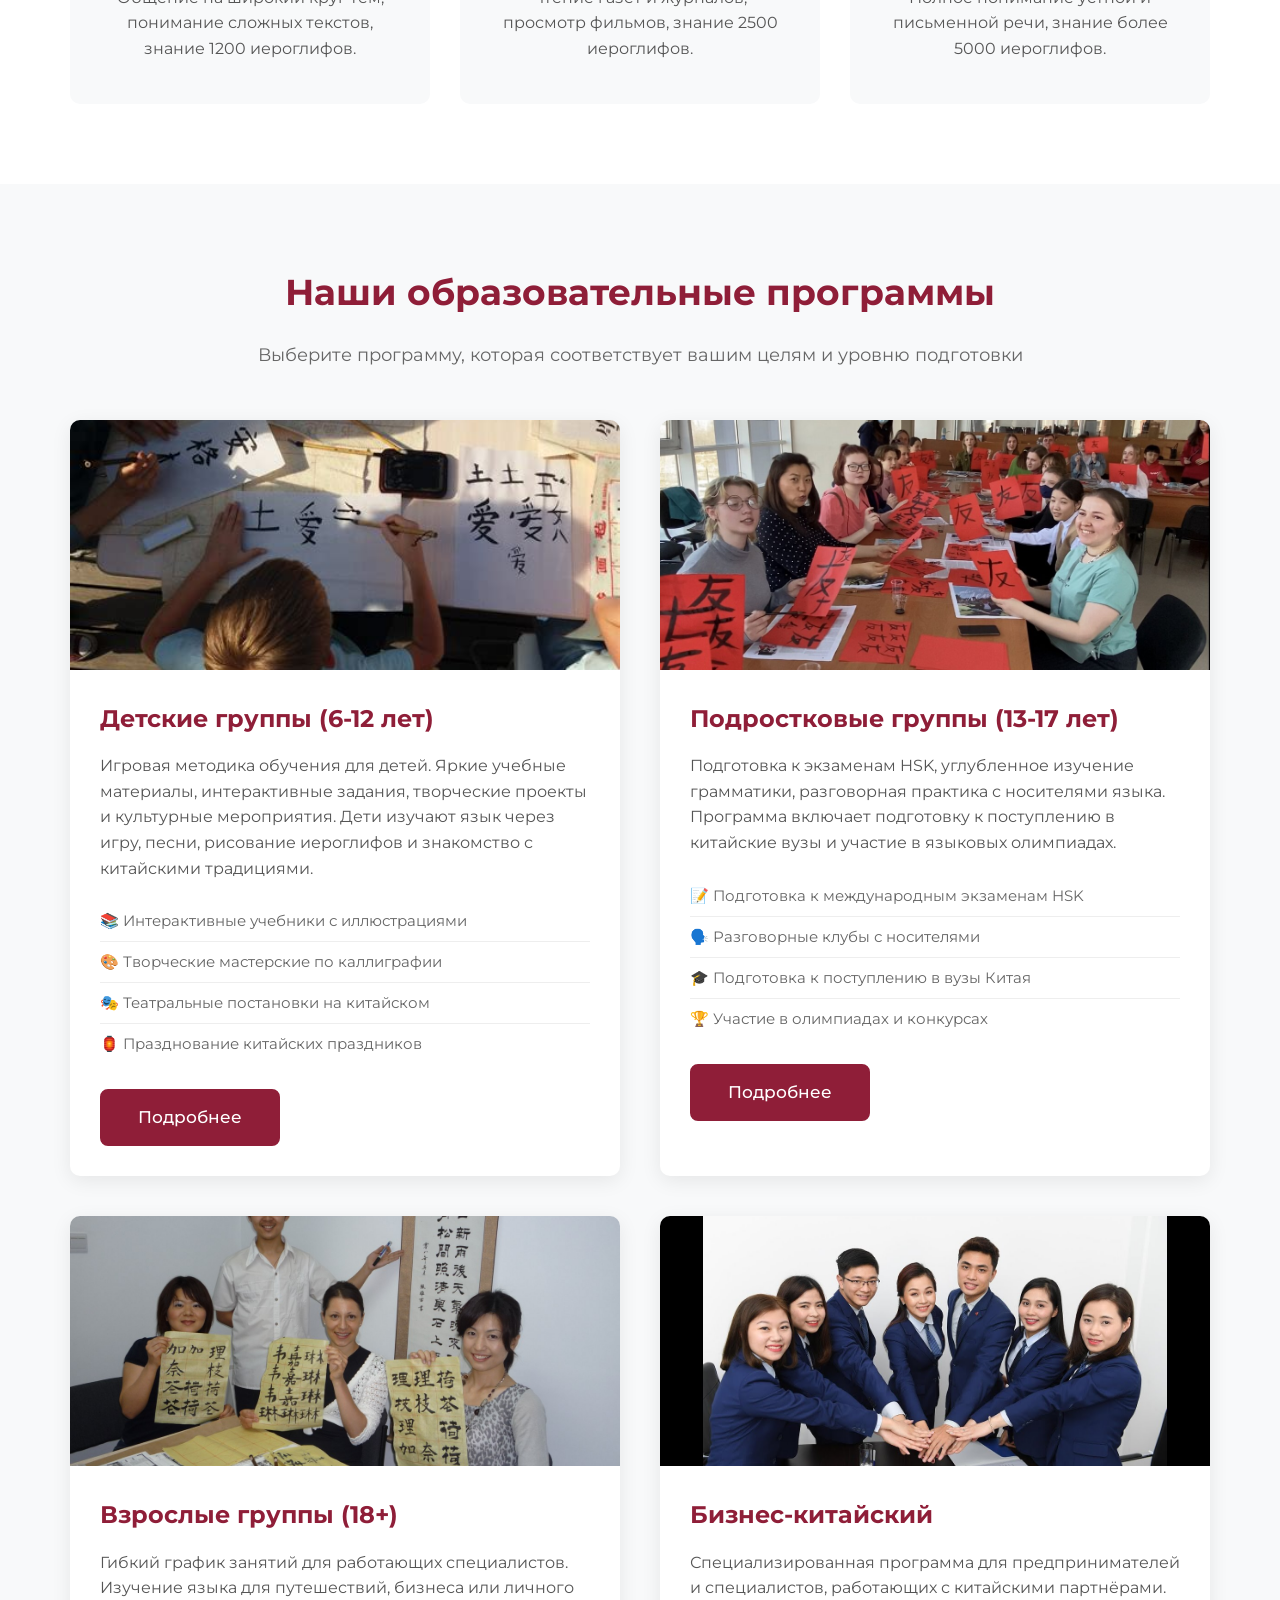
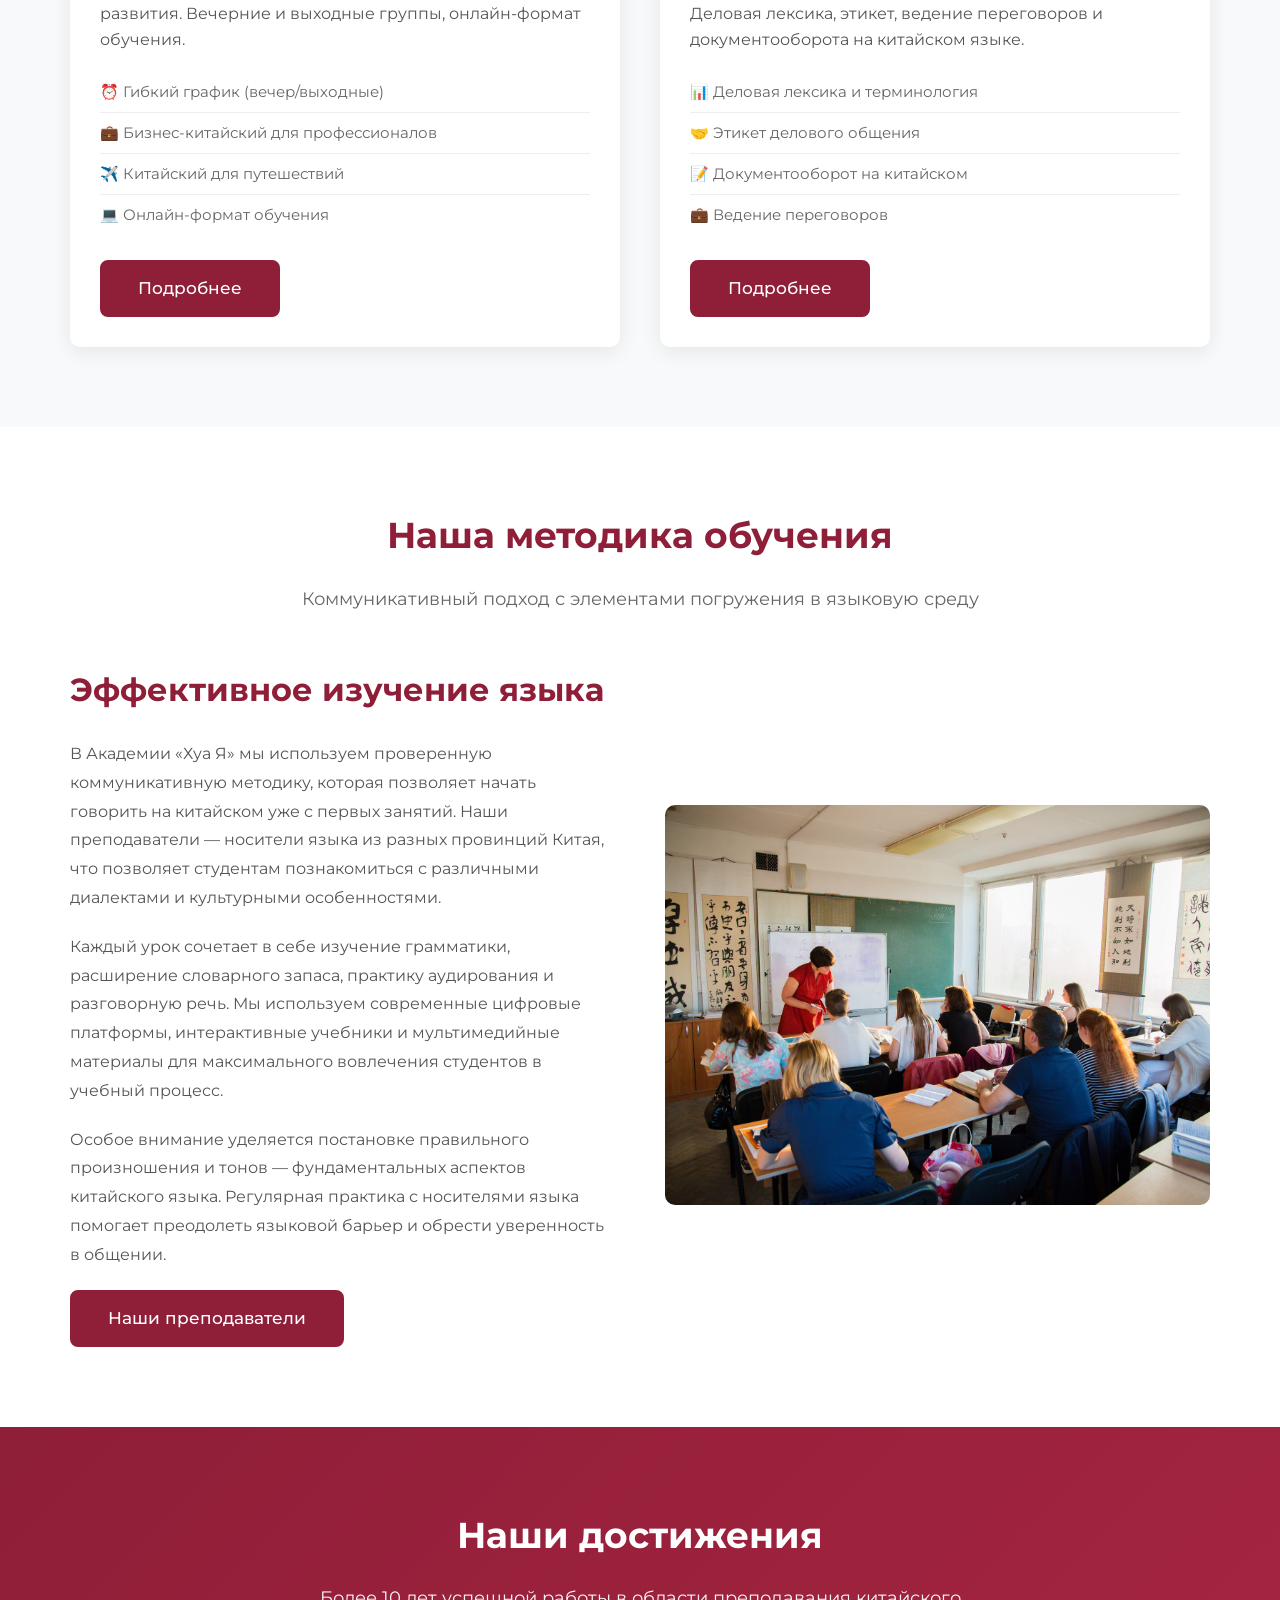
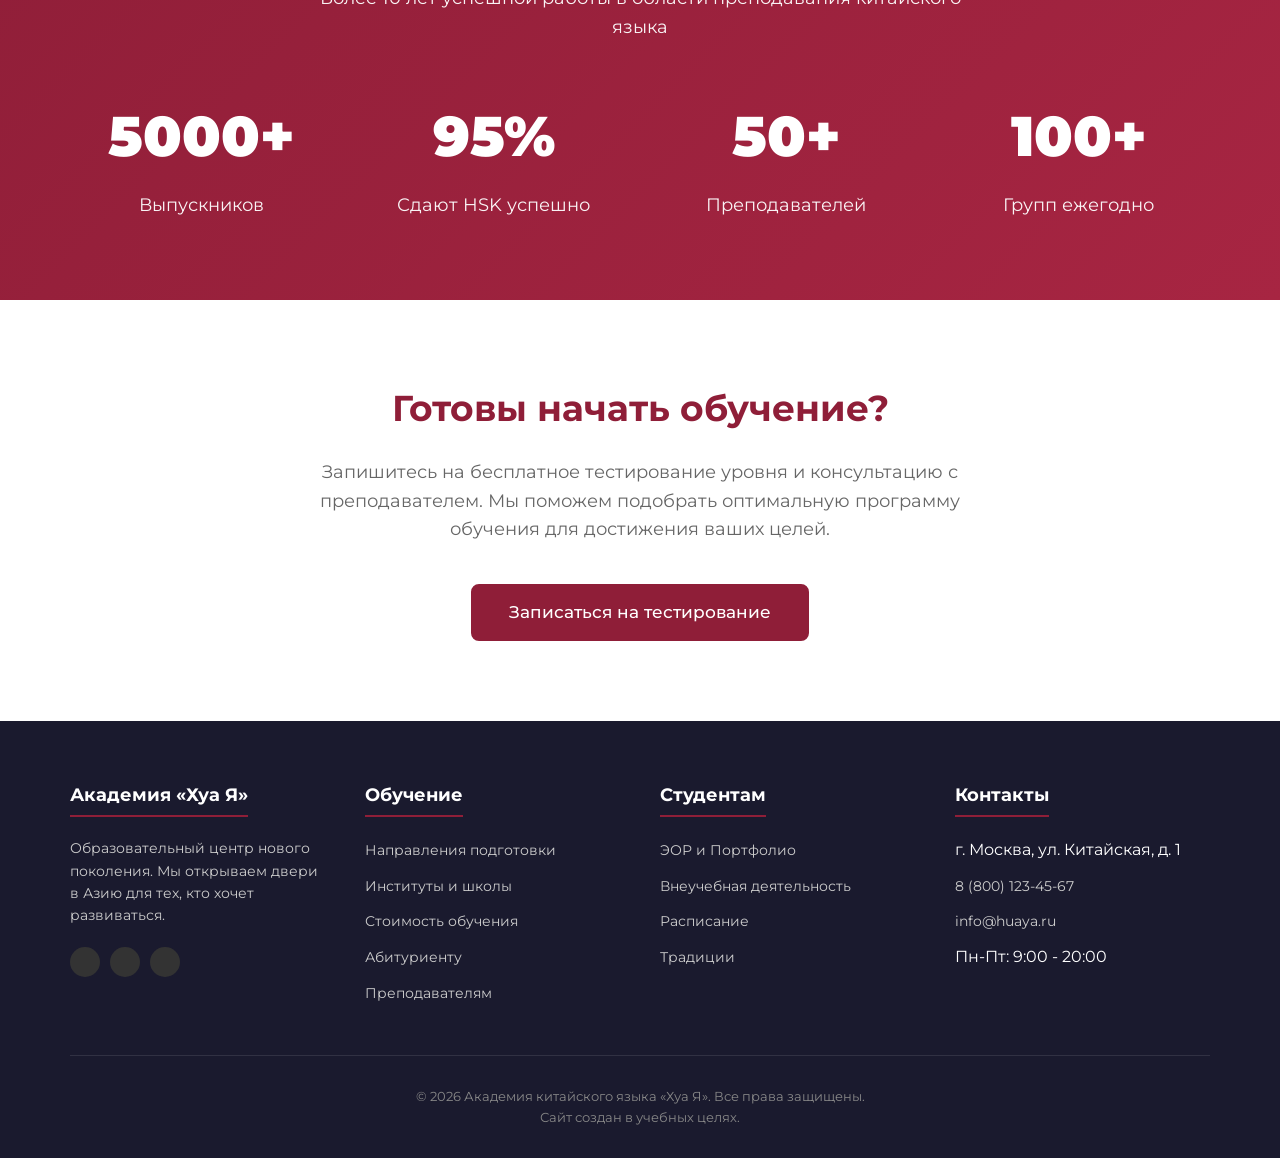
<file: education.html>
<!DOCTYPE html>
<html lang="ru">
<head>
    <meta charset="UTF-8">
    <meta name="viewport" content="width=device-width, initial-scale=1.0">
    <title>Образование | Хуа Я</title>
    <link href="https://fonts.googleapis.com/css2?family=Montserrat:wght@300;400;500;600;700;900&display=swap" rel="stylesheet">
    <link rel="stylesheet" href="style.css">
    <style>
        /* === КНОПКА СО ЗВЁЗДАМИ === */
        .star-btn {
            position: relative;
            padding: 12px 35px;
            background: #8f1e38;
            font-size: 17px;
            font-weight: 500;
            color: #fff;
            border: 3px solid #8f1e38;
            border-radius: 8px;
            box-shadow: 0 0 0 #8f1e388c;
            transition: all 0.3s ease-in-out;
            cursor: pointer;
            text-decoration: none;
            display: inline-flex;
            align-items: center;
            justify-content: center;
            gap: 8px;
            font-family: 'Montserrat', sans-serif;
        }

        .star-btn .star-1,
        .star-btn .star-2,
        .star-btn .star-3,
        .star-btn .star-4,
        .star-btn .star-5,
        .star-btn .star-6 {
            position: absolute;
            width: 25px;
            height: auto;
            filter: drop-shadow(0 0 0 #fffdef);
            z-index: -5;
            transition: all 1s cubic-bezier(0.05, 0.83, 0.43, 0.96);
            pointer-events: none;
        }

        .star-btn .star-1 { top: 20%; left: 20%; width: 25px; }
        .star-btn .star-2 { top: 45%; left: 45%; width: 15px; transition: all 1s cubic-bezier(0, 0.4, 0, 1.01); }
        .star-btn .star-3 { top: 40%; left: 40%; width: 5px; transition: all 1s cubic-bezier(0, 0.4, 0, 1.01); }
        .star-btn .star-4 { top: 20%; left: 40%; width: 8px; transition: all 0.8s cubic-bezier(0, 0.4, 0, 1.01); }
        .star-btn .star-5 { top: 25%; left: 45%; width: 15px; transition: all 0.6s cubic-bezier(0, 0.4, 0, 1.01); }
        .star-btn .star-6 { top: 5%; left: 50%; width: 5px; transition: all 0.8s ease; }

        .star-btn:hover {
            background: transparent;
            color: #8f1e38;
            box-shadow: 0 0 25px #8f1e388c;
        }

        .star-btn:hover .star-1 {
            top: -80%; left: -30%;
            filter: drop-shadow(0 0 10px #fffdef);
            z-index: 2;
        }
        .star-btn:hover .star-2 {
            top: -25%; left: 10%;
            filter: drop-shadow(0 0 10px #fffdef);
            z-index: 2;
        }
        .star-btn:hover .star-3 {
            top: 55%; left: 25%;
            filter: drop-shadow(0 0 10px #fffdef);
            z-index: 2;
        }
        .star-btn:hover .star-4 {
            top: 30%; left: 80%;
            filter: drop-shadow(0 0 10px #fffdef);
            z-index: 2;
        }
        .star-btn:hover .star-5 {
            top: 25%; left: 115%;
            filter: drop-shadow(0 0 10px #fffdef);
            z-index: 2;
        }
        .star-btn:hover .star-6 {
            top: 5%; left: 60%;
            filter: drop-shadow(0 0 10px #fffdef);
            z-index: 2;
        }

        .star-btn .fil0 { fill: #fffdef; }

        /* === СТИЛИ ДЛЯ СТРАНИЦЫ ОБРАЗОВАНИЕ === */
        .page-header {
            background: linear-gradient(rgba(0,0,0,0.6), rgba(0,0,0,0.6)), url('images/222.jpg');
            background-size: cover;
            background-position: center;
            padding: 200px 0;
            color: #fff;
            text-align: center;
        }

        .page-header h1 {
            font-size: 48px;
            margin-bottom: 20px;
            font-weight: 900;
            color: #fff;
        }

        .page-header p {
            font-size: 20px;
            max-width: 800px;
            margin: 0 auto;
            opacity: 0.95;
        }

        .levels-section {
            padding: 80px 0;
            background: #fff;
        }

        .levels-grid {
            display: grid;
            grid-template-columns: repeat(3, 1fr);
            gap: 30px;
            margin-top: 50px;
        }

        .level-card {
            background: #f8f9fa;
            padding: 40px 30px;
            border-radius: 10px;
            text-align: center;
            transition: 0.3s;
            border: 2px solid transparent;
        }

        .level-card:hover {
            border-color: #8f1e38;
            transform: translateY(-5px);
            box-shadow: 0 10px 30px rgba(143, 30, 56, 0.15);
        }

        .level-card__number {
            font-size: 56px;
            font-weight: 900;
            color: #8f1e38;
            margin-bottom: 15px;
        }

        .level-card__title {
            font-size: 22px;
            color: #1a1a2e;
            margin-bottom: 15px;
        }

        .level-card__text {
            font-size: 16px;
            line-height: 1.6;
            color: #555;
        }

        .programs-section {
            padding: 80px 0;
            background: #f8f9fa;
        }

        .programs-grid {
            display: grid;
            grid-template-columns: repeat(2, 1fr);
            gap: 40px;
            margin-top: 50px;
        }

        .program-card {
            background: #fff;
            border-radius: 10px;
            overflow: hidden;
            box-shadow: 0 5px 20px rgba(0,0,0,0.08);
            transition: 0.3s;
        }

        .program-card:hover {
            transform: translateY(-5px);
            box-shadow: 0 10px 30px rgba(0,0,0,0.15);
        }

        .program-card__image {
            width: 100%;
            height: 250px;
            background: #f0f0f0;
            background-size: cover;
            background-position: center;
        }

        .program-card__image img {
            width: 100%;
            height: 100%;
            object-fit: cover;
        }

        .program-card__content {
            padding: 30px;
        }

        .program-card__title {
            font-size: 24px;
            color: #8f1e38;
            margin-bottom: 15px;
        }

        .program-card__text {
            font-size: 16px;
            line-height: 1.6;
            color: #555;
            margin-bottom: 20px;
        }

        .program-card__list {
            list-style: none;
            margin-bottom: 25px;
        }

        .program-card__list li {
            padding: 8px 0;
            font-size: 15px;
            color: #666;
            border-bottom: 1px solid #eee;
        }

        .program-card__list li:last-child {
            border-bottom: none;
        }

        .methodology-section {
            padding: 80px 0;
            background: #fff;
            overflow: hidden;
        }

        .methodology-content {
            display: grid;
            grid-template-columns: 1fr 1fr;
            gap: 50px;
            align-items: center;
            margin-top: 50px;
        }

        .methodology-text h3 {
            font-size: 32px;
            color: #8f1e38;
            margin-bottom: 25px;
        }

        .methodology-text p {
            font-size: 16px;
            line-height: 1.8;
            color: #555;
            margin-bottom: 20px;
        }

        .methodology-image {
            width: 100%;
            height: 400px;
            background: #f0f0f0;
            border-radius: 10px;
        }

        .methodology-image img {
            width: 100%;
            height: 100%;
            object-fit: cover;
            border-radius: 10px;
        }

        .stats-section {
            padding: 80px 0;
            background: linear-gradient(135deg, #8f1e38 0%, #a72542 100%);
            color: #fff;
            text-align: center;
        }

        .stats-grid {
            display: grid;
            grid-template-columns: repeat(4, 1fr);
            gap: 30px;
            margin-top: 50px;
        }

        .stat-item__number {
            font-size: 56px;
            font-weight: 900;
            margin-bottom: 10px;
            
        }

        .stat-item__label {
            font-size: 18px;
            opacity: 0.95;
        }

        .cta-section {
            padding: 80px 0;
            background: #fff;
            text-align: center;
        }

        .cta-section h2 {
            font-size: 36px;
            color: #8f1e38;
            margin-bottom: 20px;
        }

        .cta-section p {
            font-size: 18px;
            color: #666;
            max-width: 700px;
            margin: 0 auto 40px;
            line-height: 1.6;
        }
    </style>
</head>
<body>

    <!-- ==================== ШАПКА САЙТА ==================== -->
    <header class="header">
        <div class="container header__container">
            <a href="index.html" class="logo">
                <img src="images/ЛОГОТИП1.png" alt="Логотип Академии Хуа Я">
            </a>
            
            <nav class="nav">
                <ul class="nav__list">
                    <li><a href="index.html" class="nav__link">Главная</a></li>
                    <li><a href="about.html" class="nav__link">Об Академии</a></li>
                    <li><a href="history.html" class="nav__link">История</a></li>
                    <li><a href="staff.html" class="nav__link">Преподаватели</a></li>
                    <li><a href="education.html" class="nav__link">Образование</a></li>
                    <li><a href="directions.html" class="nav__link">Направления</a></li>
                    <li><a href="institutes.html" class="nav__link">Институты</a></li>
                    <li><a href="applicants.html" class="nav__link">Поступающим</a></li>
                    <li><a href="tuition.html" class="nav__link">Стоимость</a></li>
                    <li><a href="students.html" class="nav__link">Студентам</a></li>
                    <li><a href="employees.html" class="nav__link">Сотруднику</a></li>
                    <li><a href="contacts.html" class="nav__link">Контакты</a></li>
                </ul>
            </nav>

            <div class="header__contacts">
                <a href="tel:+78001234567" class="phone">8 (800) 123-45-67</a>
                <span>г. Москва, ул. Китайская, 1</span>
            </div>
        </div>
    </header>

    <!-- ==================== ЗАГОЛОВОК СТРАНИЦЫ ==================== -->
    <section class="page-header">
        <div class="container">
            <h1>Образовательные программы</h1>
            <p>Комплексный подход к изучению китайского языка для всех возрастов и уровней подготовки</p>
        </div>
    </section>

    <!-- ==================== УРОВНИ HSK ==================== -->
    <section class="levels-section">
        <div class="container">
            <h2 class="text-center" style="text-align: center; font-size: 36px; color: #8f1e38; margin-bottom: 20px;">Уровни владения языком HSK</h2>
            <p class="text-center" style="text-align: center; font-size: 18px; color: #666; max-width: 800px; margin: 0 auto 50px;">
                HSK (Hanyu Shuiping Kaoshi) — международный экзамен по китайскому языку, состоящий из 6 уровней
            </p>
            
            <div class="levels-grid">
                <div class="level-card">
                    <div class="level-card__number">HSK 1</div>
                    <h3 class="level-card__title">Начальный уровень</h3>
                    <p class="level-card__text">
                        Понимание и использование простых фраз, знакомство с базовой грамматикой и 150 иероглифами.
                    </p>
                </div>

                <div class="level-card">
                    <div class="level-card__number">HSK 2</div>
                    <h3 class="level-card__title">Элементарный уровень</h3>
                    <p class="level-card__text">
                        Общение на простые бытовые темы, знание 300 иероглифов и базовых грамматических конструкций.
                    </p>
                </div>

                <div class="level-card">
                    <div class="level-card__number">HSK 3</div>
                    <h3 class="level-card__title">Средний уровень</h3>
                    <p class="level-card__text">
                        Свободное общение в большинстве повседневных ситуаций, знание 600 иероглифов.
                    </p>
                </div>

                <div class="level-card">
                    <div class="level-card__number">HSK 4</div>
                    <h3 class="level-card__title">Выше среднего</h3>
                    <p class="level-card__text">
                        Общение на широкий круг тем, понимание сложных текстов, знание 1200 иероглифов.
                    </p>
                </div>

                <div class="level-card">
                    <div class="level-card__number">HSK 5</div>
                    <h3 class="level-card__title">Продвинутый уровень</h3>
                    <p class="level-card__text">
                        Чтение газет и журналов, просмотр фильмов, знание 2500 иероглифов.
                    </p>
                </div>

                <div class="level-card">
                    <div class="level-card__number">HSK 6</div>
                    <h3 class="level-card__title">Свободное владение</h3>
                    <p class="level-card__text">
                        Полное понимание устной и письменной речи, знание более 5000 иероглифов.
                    </p>
                </div>
            </div>
        </div>
    </section>

    <!-- ==================== ОБРАЗОВАТЕЛЬНЫЕ ПРОГРАММЫ ==================== -->
    <section class="programs-section">
        <div class="container">
            <h2 class="text-center" style="text-align: center; font-size: 36px; color: #8f1e38; margin-bottom: 20px;">Наши образовательные программы</h2>
            <p class="text-center" style="text-align: center; font-size: 18px; color: #666; max-width: 800px; margin: 0 auto 50px;">
                Выберите программу, которая соответствует вашим целям и уровню подготовки
            </p>
            
            <div class="programs-grid">
                <div class="program-card">
                    <div class="program-card__image">
                        <img src="images/333.jpg" alt="Детские группы">
                    </div>
                    <div class="program-card__content">
                        <h3 class="program-card__title">Детские группы (6-12 лет)</h3>
                        <p class="program-card__text">
                            Игровая методика обучения для детей. Яркие учебные материалы, интерактивные задания, 
                            творческие проекты и культурные мероприятия. Дети изучают язык через игру, песни, 
                            рисование иероглифов и знакомство с китайскими традициями.
                        </p>
                        <ul class="program-card__list">
                            <li>📚 Интерактивные учебники с иллюстрациями</li>
                            <li>🎨 Творческие мастерские по каллиграфии</li>
                            <li>🎭 Театральные постановки на китайском</li>
                            <li>🏮 Празднование китайских праздников</li>
                        </ul>
                        <a href="directions.html" class="star-btn">
                            Подробнее
                            <div class="star-1"><svg xmlns="http://www.w3.org/2000/svg" viewBox="0 0 784.11 815.53"><path class="fil0" d="M392.05 0c-20.9,210.08 -184.06,378.41 -392.05,407.78 207.96,29.37 371.12,197.68 392.05,407.74 20.93,-210.06 184.09,-378.37 392.05,-407.74 -207.98,-29.38 -371.16,-197.69 -392.06,-407.78z"/></svg></div>
                            <div class="star-2"><svg xmlns="http://www.w3.org/2000/svg" viewBox="0 0 784.11 815.53"><path class="fil0" d="M392.05 0c-20.9,210.08 -184.06,378.41 -392.05,407.78 207.96,29.37 371.12,197.68 392.05,407.74 20.93,-210.06 184.09,-378.37 392.05,-407.74 -207.98,-29.38 -371.16,-197.69 -392.06,-407.78z"/></svg></div>
                            <div class="star-3"><svg xmlns="http://www.w3.org/2000/svg" viewBox="0 0 784.11 815.53"><path class="fil0" d="M392.05 0c-20.9,210.08 -184.06,378.41 -392.05,407.78 207.96,29.37 371.12,197.68 392.05,407.74 20.93,-210.06 184.09,-378.37 392.05,-407.74 -207.98,-29.38 -371.16,-197.69 -392.06,-407.78z"/></svg></div>
                            <div class="star-4"><svg xmlns="http://www.w3.org/2000/svg" viewBox="0 0 784.11 815.53"><path class="fil0" d="M392.05 0c-20.9,210.08 -184.06,378.41 -392.05,407.78 207.96,29.37 371.12,197.68 392.05,407.74 20.93,-210.06 184.09,-378.37 392.05,-407.74 -207.98,-29.38 -371.16,-197.69 -392.06,-407.78z"/></svg></div>
                            <div class="star-5"><svg xmlns="http://www.w3.org/2000/svg" viewBox="0 0 784.11 815.53"><path class="fil0" d="M392.05 0c-20.9,210.08 -184.06,378.41 -392.05,407.78 207.96,29.37 371.12,197.68 392.05,407.74 20.93,-210.06 184.09,-378.37 392.05,-407.74 -207.98,-29.38 -371.16,-197.69 -392.06,-407.78z"/></svg></div>
                            <div class="star-6"><svg xmlns="http://www.w3.org/2000/svg" viewBox="0 0 784.11 815.53"><path class="fil0" d="M392.05 0c-20.9,210.08 -184.06,378.41 -392.05,407.78 207.96,29.37 371.12,197.68 392.05,407.74 20.93,-210.06 184.09,-378.37 392.05,-407.74 -207.98,-29.38 -371.16,-197.69 -392.06,-407.78z"/></svg></div>
                        </a>
                    </div>
                </div>

                <div class="program-card">
                    <div class="program-card__image">
                        <img src="images/444.jpg" alt="Подростковые группы">
                    </div>
                    <div class="program-card__content">
                        <h3 class="program-card__title">Подростковые группы (13-17 лет)</h3>
                        <p class="program-card__text">
                            Подготовка к экзаменам HSK, углубленное изучение грамматики, 
                            разговорная практика с носителями языка. Программа включает 
                            подготовку к поступлению в китайские вузы и участие в языковых олимпиадах.
                        </p>
                        <ul class="program-card__list">
                            <li>📝 Подготовка к международным экзаменам HSK</li>
                            <li>🗣️ Разговорные клубы с носителями</li>
                            <li>🎓 Подготовка к поступлению в вузы Китая</li>
                            <li>🏆 Участие в олимпиадах и конкурсах</li>
                        </ul>
                        <a href="directions.html" class="star-btn">
                            Подробнее
                            <div class="star-1"><svg xmlns="http://www.w3.org/2000/svg" viewBox="0 0 784.11 815.53"><path class="fil0" d="M392.05 0c-20.9,210.08 -184.06,378.41 -392.05,407.78 207.96,29.37 371.12,197.68 392.05,407.74 20.93,-210.06 184.09,-378.37 392.05,-407.74 -207.98,-29.38 -371.16,-197.69 -392.06,-407.78z"/></svg></div>
                            <div class="star-2"><svg xmlns="http://www.w3.org/2000/svg" viewBox="0 0 784.11 815.53"><path class="fil0" d="M392.05 0c-20.9,210.08 -184.06,378.41 -392.05,407.78 207.96,29.37 371.12,197.68 392.05,407.74 20.93,-210.06 184.09,-378.37 392.05,-407.74 -207.98,-29.38 -371.16,-197.69 -392.06,-407.78z"/></svg></div>
                            <div class="star-3"><svg xmlns="http://www.w3.org/2000/svg" viewBox="0 0 784.11 815.53"><path class="fil0" d="M392.05 0c-20.9,210.08 -184.06,378.41 -392.05,407.78 207.96,29.37 371.12,197.68 392.05,407.74 20.93,-210.06 184.09,-378.37 392.05,-407.74 -207.98,-29.38 -371.16,-197.69 -392.06,-407.78z"/></svg></div>
                            <div class="star-4"><svg xmlns="http://www.w3.org/2000/svg" viewBox="0 0 784.11 815.53"><path class="fil0" d="M392.05 0c-20.9,210.08 -184.06,378.41 -392.05,407.78 207.96,29.37 371.12,197.68 392.05,407.74 20.93,-210.06 184.09,-378.37 392.05,-407.74 -207.98,-29.38 -371.16,-197.69 -392.06,-407.78z"/></svg></div>
                            <div class="star-5"><svg xmlns="http://www.w3.org/2000/svg" viewBox="0 0 784.11 815.53"><path class="fil0" d="M392.05 0c-20.9,210.08 -184.06,378.41 -392.05,407.78 207.96,29.37 371.12,197.68 392.05,407.74 20.93,-210.06 184.09,-378.37 392.05,-407.74 -207.98,-29.38 -371.16,-197.69 -392.06,-407.78z"/></svg></div>
                            <div class="star-6"><svg xmlns="http://www.w3.org/2000/svg" viewBox="0 0 784.11 815.53"><path class="fil0" d="M392.05 0c-20.9,210.08 -184.06,378.41 -392.05,407.78 207.96,29.37 371.12,197.68 392.05,407.74 20.93,-210.06 184.09,-378.37 392.05,-407.74 -207.98,-29.38 -371.16,-197.69 -392.06,-407.78z"/></svg></div>
                        </a>
                    </div>
                </div>

                <div class="program-card">
                    <div class="program-card__image">
                        <img src="images/555.jpeg" alt="Взрослые группы">
                    </div>
                    <div class="program-card__content">
                        <h3 class="program-card__title">Взрослые группы (18+)</h3>
                        <p class="program-card__text">
                            Гибкий график занятий для работающих специалистов. 
                            Изучение языка для путешествий, бизнеса или личного развития. 
                            Вечерние и выходные группы, онлайн-формат обучения.
                        </p>
                        <ul class="program-card__list">
                            <li>⏰ Гибкий график (вечер/выходные)</li>
                            <li>💼 Бизнес-китайский для профессионалов</li>
                            <li>✈️ Китайский для путешествий</li>
                            <li>💻 Онлайн-формат обучения</li>
                        </ul>
                        <a href="directions.html" class="star-btn">
                            Подробнее
                            <div class="star-1"><svg xmlns="http://www.w3.org/2000/svg" viewBox="0 0 784.11 815.53"><path class="fil0" d="M392.05 0c-20.9,210.08 -184.06,378.41 -392.05,407.78 207.96,29.37 371.12,197.68 392.05,407.74 20.93,-210.06 184.09,-378.37 392.05,-407.74 -207.98,-29.38 -371.16,-197.69 -392.06,-407.78z"/></svg></div>
                            <div class="star-2"><svg xmlns="http://www.w3.org/2000/svg" viewBox="0 0 784.11 815.53"><path class="fil0" d="M392.05 0c-20.9,210.08 -184.06,378.41 -392.05,407.78 207.96,29.37 371.12,197.68 392.05,407.74 20.93,-210.06 184.09,-378.37 392.05,-407.74 -207.98,-29.38 -371.16,-197.69 -392.06,-407.78z"/></svg></div>
                            <div class="star-3"><svg xmlns="http://www.w3.org/2000/svg" viewBox="0 0 784.11 815.53"><path class="fil0" d="M392.05 0c-20.9,210.08 -184.06,378.41 -392.05,407.78 207.96,29.37 371.12,197.68 392.05,407.74 20.93,-210.06 184.09,-378.37 392.05,-407.74 -207.98,-29.38 -371.16,-197.69 -392.06,-407.78z"/></svg></div>
                            <div class="star-4"><svg xmlns="http://www.w3.org/2000/svg" viewBox="0 0 784.11 815.53"><path class="fil0" d="M392.05 0c-20.9,210.08 -184.06,378.41 -392.05,407.78 207.96,29.37 371.12,197.68 392.05,407.74 20.93,-210.06 184.09,-378.37 392.05,-407.74 -207.98,-29.38 -371.16,-197.69 -392.06,-407.78z"/></svg></div>
                            <div class="star-5"><svg xmlns="http://www.w3.org/2000/svg" viewBox="0 0 784.11 815.53"><path class="fil0" d="M392.05 0c-20.9,210.08 -184.06,378.41 -392.05,407.78 207.96,29.37 371.12,197.68 392.05,407.74 20.93,-210.06 184.09,-378.37 392.05,-407.74 -207.98,-29.38 -371.16,-197.69 -392.06,-407.78z"/></svg></div>
                            <div class="star-6"><svg xmlns="http://www.w3.org/2000/svg" viewBox="0 0 784.11 815.53"><path class="fil0" d="M392.05 0c-20.9,210.08 -184.06,378.41 -392.05,407.78 207.96,29.37 371.12,197.68 392.05,407.74 20.93,-210.06 184.09,-378.37 392.05,-407.74 -207.98,-29.38 -371.16,-197.69 -392.06,-407.78z"/></svg></div>
                        </a>
                    </div>
                </div>

                <div class="program-card">
                    <div class="program-card__image">
                        <img src="images/666.jpg" alt="Бизнес-китайский">
                    </div>
                    <div class="program-card__content">
                        <h3 class="program-card__title">Бизнес-китайский</h3>
                        <p class="program-card__text">
                            Специализированная программа для предпринимателей и специалистов, 
                            работающих с китайскими партнёрами. Деловая лексика, этикет, 
                            ведение переговоров и документооборота на китайском языке.
                        </p>
                        <ul class="program-card__list">
                            <li>📊 Деловая лексика и терминология</li>
                            <li>🤝 Этикет делового общения</li>
                            <li>📝 Документооборот на китайском</li>
                            <li>💼 Ведение переговоров</li>
                        </ul>
                        <a href="directions.html" class="star-btn">
                            Подробнее
                            <div class="star-1"><svg xmlns="http://www.w3.org/2000/svg" viewBox="0 0 784.11 815.53"><path class="fil0" d="M392.05 0c-20.9,210.08 -184.06,378.41 -392.05,407.78 207.96,29.37 371.12,197.68 392.05,407.74 20.93,-210.06 184.09,-378.37 392.05,-407.74 -207.98,-29.38 -371.16,-197.69 -392.06,-407.78z"/></svg></div>
                            <div class="star-2"><svg xmlns="http://www.w3.org/2000/svg" viewBox="0 0 784.11 815.53"><path class="fil0" d="M392.05 0c-20.9,210.08 -184.06,378.41 -392.05,407.78 207.96,29.37 371.12,197.68 392.05,407.74 20.93,-210.06 184.09,-378.37 392.05,-407.74 -207.98,-29.38 -371.16,-197.69 -392.06,-407.78z"/></svg></div>
                            <div class="star-3"><svg xmlns="http://www.w3.org/2000/svg" viewBox="0 0 784.11 815.53"><path class="fil0" d="M392.05 0c-20.9,210.08 -184.06,378.41 -392.05,407.78 207.96,29.37 371.12,197.68 392.05,407.74 20.93,-210.06 184.09,-378.37 392.05,-407.74 -207.98,-29.38 -371.16,-197.69 -392.06,-407.78z"/></svg></div>
                            <div class="star-4"><svg xmlns="http://www.w3.org/2000/svg" viewBox="0 0 784.11 815.53"><path class="fil0" d="M392.05 0c-20.9,210.08 -184.06,378.41 -392.05,407.78 207.96,29.37 371.12,197.68 392.05,407.74 20.93,-210.06 184.09,-378.37 392.05,-407.74 -207.98,-29.38 -371.16,-197.69 -392.06,-407.78z"/></svg></div>
                            <div class="star-5"><svg xmlns="http://www.w3.org/2000/svg" viewBox="0 0 784.11 815.53"><path class="fil0" d="M392.05 0c-20.9,210.08 -184.06,378.41 -392.05,407.78 207.96,29.37 371.12,197.68 392.05,407.74 20.93,-210.06 184.09,-378.37 392.05,-407.74 -207.98,-29.38 -371.16,-197.69 -392.06,-407.78z"/></svg></div>
                            <div class="star-6"><svg xmlns="http://www.w3.org/2000/svg" viewBox="0 0 784.11 815.53"><path class="fil0" d="M392.05 0c-20.9,210.08 -184.06,378.41 -392.05,407.78 207.96,29.37 371.12,197.68 392.05,407.74 20.93,-210.06 184.09,-378.37 392.05,-407.74 -207.98,-29.38 -371.16,-197.69 -392.06,-407.78z"/></svg></div>
                        </a>
                    </div>
                </div>
            </div>
        </div>
    </section>

    <!-- ==================== МЕТОДИКА ОБУЧЕНИЯ ==================== -->
    <section class="methodology-section">
        <div class="container">
            <h2 class="text-center" style="text-align: center; font-size: 36px; color: #8f1e38; margin-bottom: 20px;">Наша методика обучения</h2>
            <p class="text-center" style="text-align: center; font-size: 18px; color: #666; max-width: 800px; margin: 0 auto 50px;">
                Коммуникативный подход с элементами погружения в языковую среду
            </p>
            
            <div class="methodology-content">
                <div class="methodology-text">
                    <h3>Эффективное изучение языка</h3>
                    <p>
                        В Академии «Хуа Я» мы используем проверенную коммуникативную методику, 
                        которая позволяет начать говорить на китайском уже с первых занятий. 
                        Наши преподаватели — носители языка из разных провинций Китая, 
                        что позволяет студентам познакомиться с различными диалектами и 
                        культурными особенностями.
                    </p>
                    <p>
                        Каждый урок сочетает в себе изучение грамматики, расширение словарного 
                        запаса, практику аудирования и разговорную речь. Мы используем 
                        современные цифровые платформы, интерактивные учебники и 
                        мультимедийные материалы для максимального вовлечения студентов 
                        в учебный процесс.
                    </p>
                    <p>
                        Особое внимание уделяется постановке правильного произношения и тонов — 
                        фундаментальных аспектов китайского языка. Регулярная практика с 
                        носителями языка помогает преодолеть языковой барьер и обрести 
                        уверенность в общении.
                    </p>
                    <a href="staff.html" class="star-btn">
                        Наши преподаватели
                        <div class="star-1"><svg xmlns="http://www.w3.org/2000/svg" viewBox="0 0 784.11 815.53"><path class="fil0" d="M392.05 0c-20.9,210.08 -184.06,378.41 -392.05,407.78 207.96,29.37 371.12,197.68 392.05,407.74 20.93,-210.06 184.09,-378.37 392.05,-407.74 -207.98,-29.38 -371.16,-197.69 -392.06,-407.78z"/></svg></div>
                        <div class="star-2"><svg xmlns="http://www.w3.org/2000/svg" viewBox="0 0 784.11 815.53"><path class="fil0" d="M392.05 0c-20.9,210.08 -184.06,378.41 -392.05,407.78 207.96,29.37 371.12,197.68 392.05,407.74 20.93,-210.06 184.09,-378.37 392.05,-407.74 -207.98,-29.38 -371.16,-197.69 -392.06,-407.78z"/></svg></div>
                        <div class="star-3"><svg xmlns="http://www.w3.org/2000/svg" viewBox="0 0 784.11 815.53"><path class="fil0" d="M392.05 0c-20.9,210.08 -184.06,378.41 -392.05,407.78 207.96,29.37 371.12,197.68 392.05,407.74 20.93,-210.06 184.09,-378.37 392.05,-407.74 -207.98,-29.38 -371.16,-197.69 -392.06,-407.78z"/></svg></div>
                        <div class="star-4"><svg xmlns="http://www.w3.org/2000/svg" viewBox="0 0 784.11 815.53"><path class="fil0" d="M392.05 0c-20.9,210.08 -184.06,378.41 -392.05,407.78 207.96,29.37 371.12,197.68 392.05,407.74 20.93,-210.06 184.09,-378.37 392.05,-407.74 -207.98,-29.38 -371.16,-197.69 -392.06,-407.78z"/></svg></div>
                        <div class="star-5"><svg xmlns="http://www.w3.org/2000/svg" viewBox="0 0 784.11 815.53"><path class="fil0" d="M392.05 0c-20.9,210.08 -184.06,378.41 -392.05,407.78 207.96,29.37 371.12,197.68 392.05,407.74 20.93,-210.06 184.09,-378.37 392.05,-407.74 -207.98,-29.38 -371.16,-197.69 -392.06,-407.78z"/></svg></div>
                        <div class="star-6"><svg xmlns="http://www.w3.org/2000/svg" viewBox="0 0 784.11 815.53"><path class="fil0" d="M392.05 0c-20.9,210.08 -184.06,378.41 -392.05,407.78 207.96,29.37 371.12,197.68 392.05,407.74 20.93,-210.06 184.09,-378.37 392.05,-407.74 -207.98,-29.38 -371.16,-197.69 -392.06,-407.78z"/></svg></div>
                    </a>
                </div>
                <div class="methodology-image">
                    <img src="images/777.jpg" alt="Методика обучения">
                </div>
            </div>
        </div>
    </section>

    <!-- ==================== СТАТИСТИКА ==================== -->
    <section class="stats-section">
        <div class="container">
            <h2 style="font-size: 36px; margin-bottom: 20px; color: #fff;">Наши достижения</h2>
            <p style="font-size: 18px; opacity: 0.95; max-width: 700px; margin: 0 auto 50px;">
                Более 10 лет успешной работы в области преподавания китайского языка
            </p>
            
            <div class="stats-grid">
                <div class="stat-item">
                    <div class="stat-item__number">5000+</div>
                    <div class="stat-item__label">Выпускников</div>
                </div>

                <div class="stat-item">
                    <div class="stat-item__number">95%</div>
                    <div class="stat-item__label">Сдают HSK успешно</div>
                </div>

                <div class="stat-item">
                    <div class="stat-item__number">50+</div>
                    <div class="stat-item__label">Преподавателей</div>
                </div>

                <div class="stat-item">
                    <div class="stat-item__number">100+</div>
                    <div class="stat-item__label">Групп ежегодно</div>
                </div>
            </div>
        </div>
    </section>

    <!-- ==================== CTA ==================== -->
    <section class="cta-section">
        <div class="container">
            <h2>Готовы начать обучение?</h2>
            <p>
                Запишитесь на бесплатное тестирование уровня и консультацию с преподавателем. 
                Мы поможем подобрать оптимальную программу обучения для достижения ваших целей.
            </p>
            
            <a href="applicants.html" class="star-btn">
                Записаться на тестирование
                <div class="star-1"><svg xmlns="http://www.w3.org/2000/svg" viewBox="0 0 784.11 815.53"><path class="fil0" d="M392.05 0c-20.9,210.08 -184.06,378.41 -392.05,407.78 207.96,29.37 371.12,197.68 392.05,407.74 20.93,-210.06 184.09,-378.37 392.05,-407.74 -207.98,-29.38 -371.16,-197.69 -392.06,-407.78z"/></svg></div>
                <div class="star-2"><svg xmlns="http://www.w3.org/2000/svg" viewBox="0 0 784.11 815.53"><path class="fil0" d="M392.05 0c-20.9,210.08 -184.06,378.41 -392.05,407.78 207.96,29.37 371.12,197.68 392.05,407.74 20.93,-210.06 184.09,-378.37 392.05,-407.74 -207.98,-29.38 -371.16,-197.69 -392.06,-407.78z"/></svg></div>
                <div class="star-3"><svg xmlns="http://www.w3.org/2000/svg" viewBox="0 0 784.11 815.53"><path class="fil0" d="M392.05 0c-20.9,210.08 -184.06,378.41 -392.05,407.78 207.96,29.37 371.12,197.68 392.05,407.74 20.93,-210.06 184.09,-378.37 392.05,-407.74 -207.98,-29.38 -371.16,-197.69 -392.06,-407.78z"/></svg></div>
                <div class="star-4"><svg xmlns="http://www.w3.org/2000/svg" viewBox="0 0 784.11 815.53"><path class="fil0" d="M392.05 0c-20.9,210.08 -184.06,378.41 -392.05,407.78 207.96,29.37 371.12,197.68 392.05,407.74 20.93,-210.06 184.09,-378.37 392.05,-407.74 -207.98,-29.38 -371.16,-197.69 -392.06,-407.78z"/></svg></div>
                <div class="star-5"><svg xmlns="http://www.w3.org/2000/svg" viewBox="0 0 784.11 815.53"><path class="fil0" d="M392.05 0c-20.9,210.08 -184.06,378.41 -392.05,407.78 207.96,29.37 371.12,197.68 392.05,407.74 20.93,-210.06 184.09,-378.37 392.05,-407.74 -207.98,-29.38 -371.16,-197.69 -392.06,-407.78z"/></svg></div>
                <div class="star-6"><svg xmlns="http://www.w3.org/2000/svg" viewBox="0 0 784.11 815.53"><path class="fil0" d="M392.05 0c-20.9,210.08 -184.06,378.41 -392.05,407.78 207.96,29.37 371.12,197.68 392.05,407.74 20.93,-210.06 184.09,-378.37 392.05,-407.74 -207.98,-29.38 -371.16,-197.69 -392.06,-407.78z"/></svg></div>
            </a>
        </div>
    </section>

    <!-- ==================== ПОДВАЛ ==================== -->
    <footer class="footer">
        <div class="container">
            <div class="footer__grid">
                <div>
                    <h4 class="footer__title">Академия «Хуа Я»</h4>
                    <p style="font-size: 14px; color: #ccc; margin-bottom: 20px;">
                        Образовательный центр нового поколения. 
                        Мы открываем двери в Азию для тех, кто хочет развиваться.
                    </p>
                    <div style="display: flex; gap: 10px;">
                        <div style="width: 30px; height: 30px; background: #333; border-radius: 50%;"></div>
                        <div style="width: 30px; height: 30px; background: #333; border-radius: 50%;"></div>
                        <div style="width: 30px; height: 30px; background: #333; border-radius: 50%;"></div>
                    </div>
                </div>
                
                <div>
                    <h4 class="footer__title">Обучение</h4>
                    <ul class="footer__list">
                        <li><a href="directions.html">Направления подготовки</a></li>
                        <li><a href="institutes.html">Институты и школы</a></li>
                        <li><a href="tuition.html">Стоимость обучения</a></li>
                        <li><a href="applicants.html">Абитуриенту</a></li>
                        <li><a href="employees.html">Преподавателям</a></li>
                    </ul>
                </div>

                <div>
                    <h4 class="footer__title">Студентам</h4>
                    <ul class="footer__list">
                        <li><a href="useful_info.html">ЭОР и Портфолио</a></li>
                        <li><a href="extracurricular.html">Внеучебная деятельность</a></li>
                        <li><a href="students.html">Расписание</a></li>
                        <li><a href="history.html">Традиции</a></li>
                    </ul>
                </div>

                <div>
                    <h4 class="footer__title">Контакты</h4>
                    <ul class="footer__list">
                        <li>г. Москва, ул. Китайская, д. 1</li>
                        <li><a href="tel:+78001234567">8 (800) 123-45-67</a></li>
                        <li><a href="mailto:info@huaya.ru">info@huaya.ru</a></li>
                        <li>Пн-Пт: 9:00 - 20:00</li>
                    </ul>
                </div>
            </div>
            
            <div class="footer__bottom">
                &copy; 2026 Академия китайского языка «Хуа Я». Все права защищены. <br>
                Сайт создан в учебных целях.
            </div>
        </div>
    </footer>

</body>
</html>
</file>
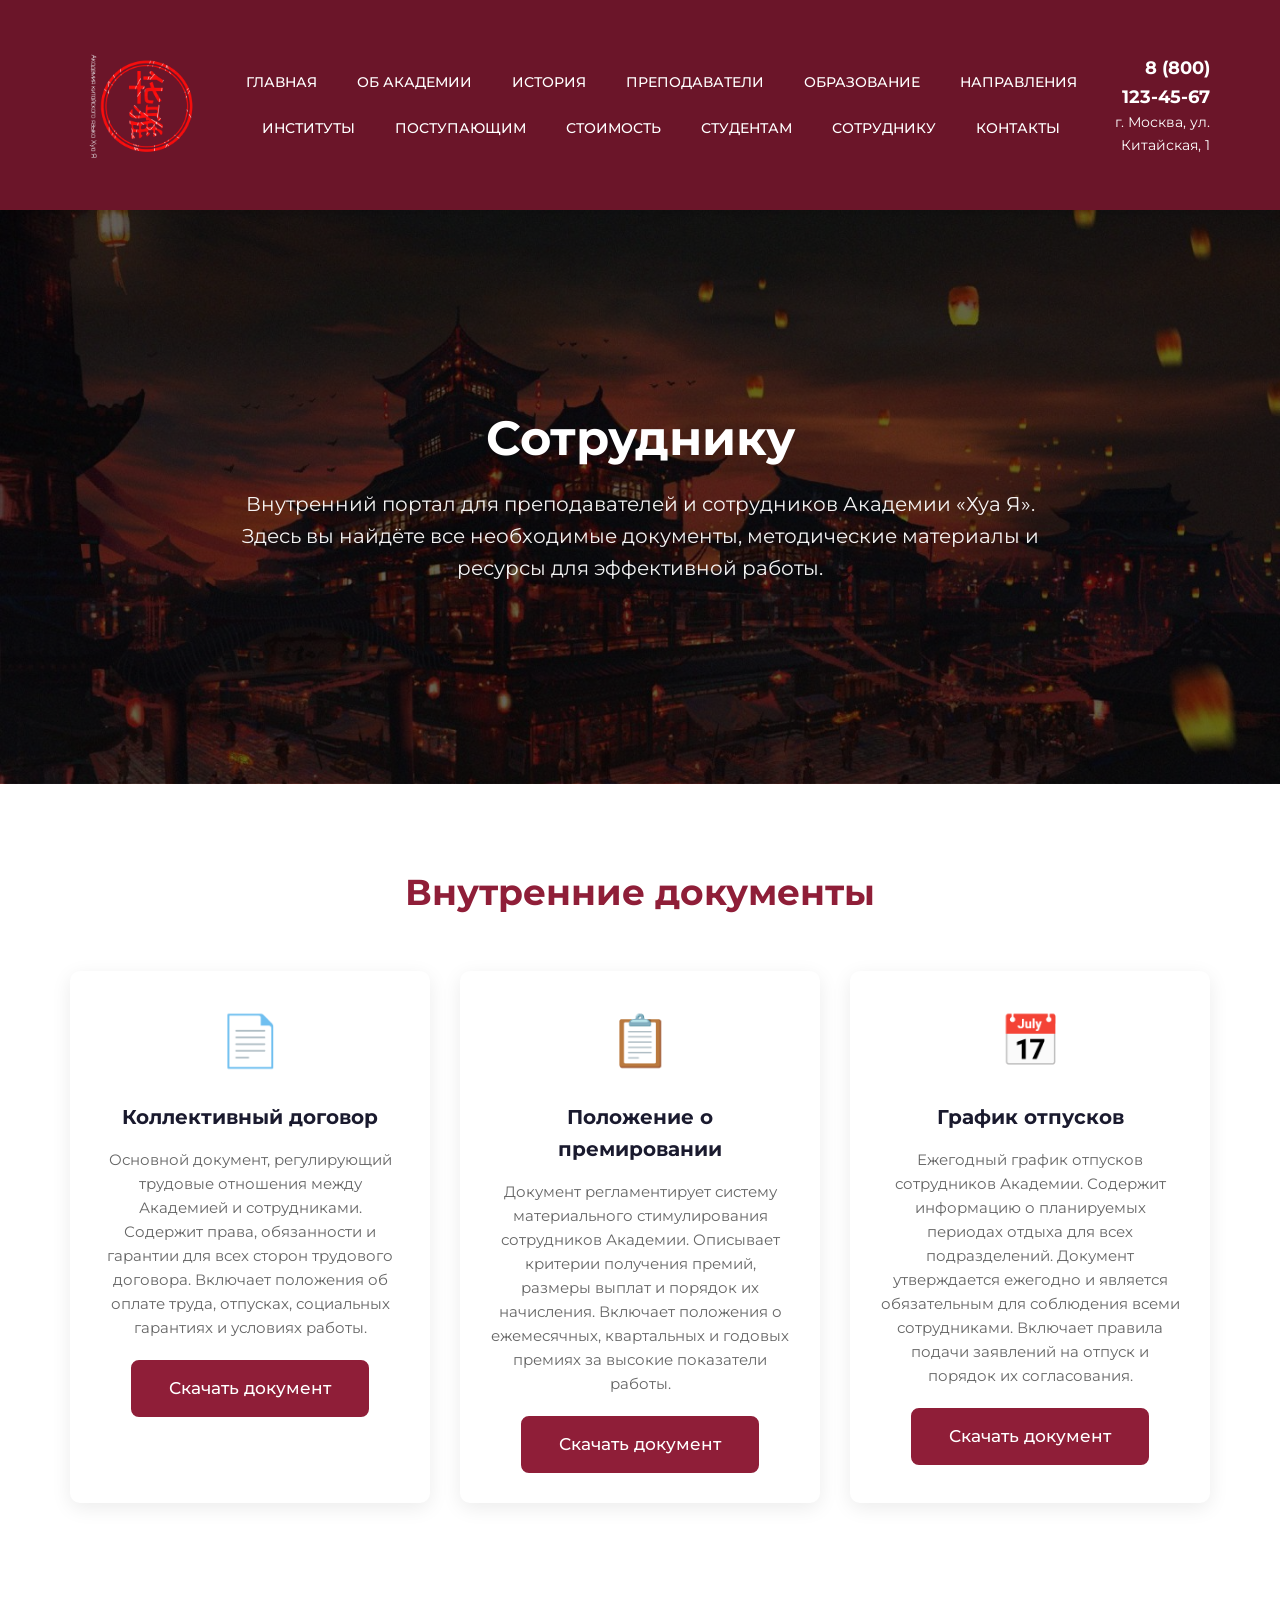
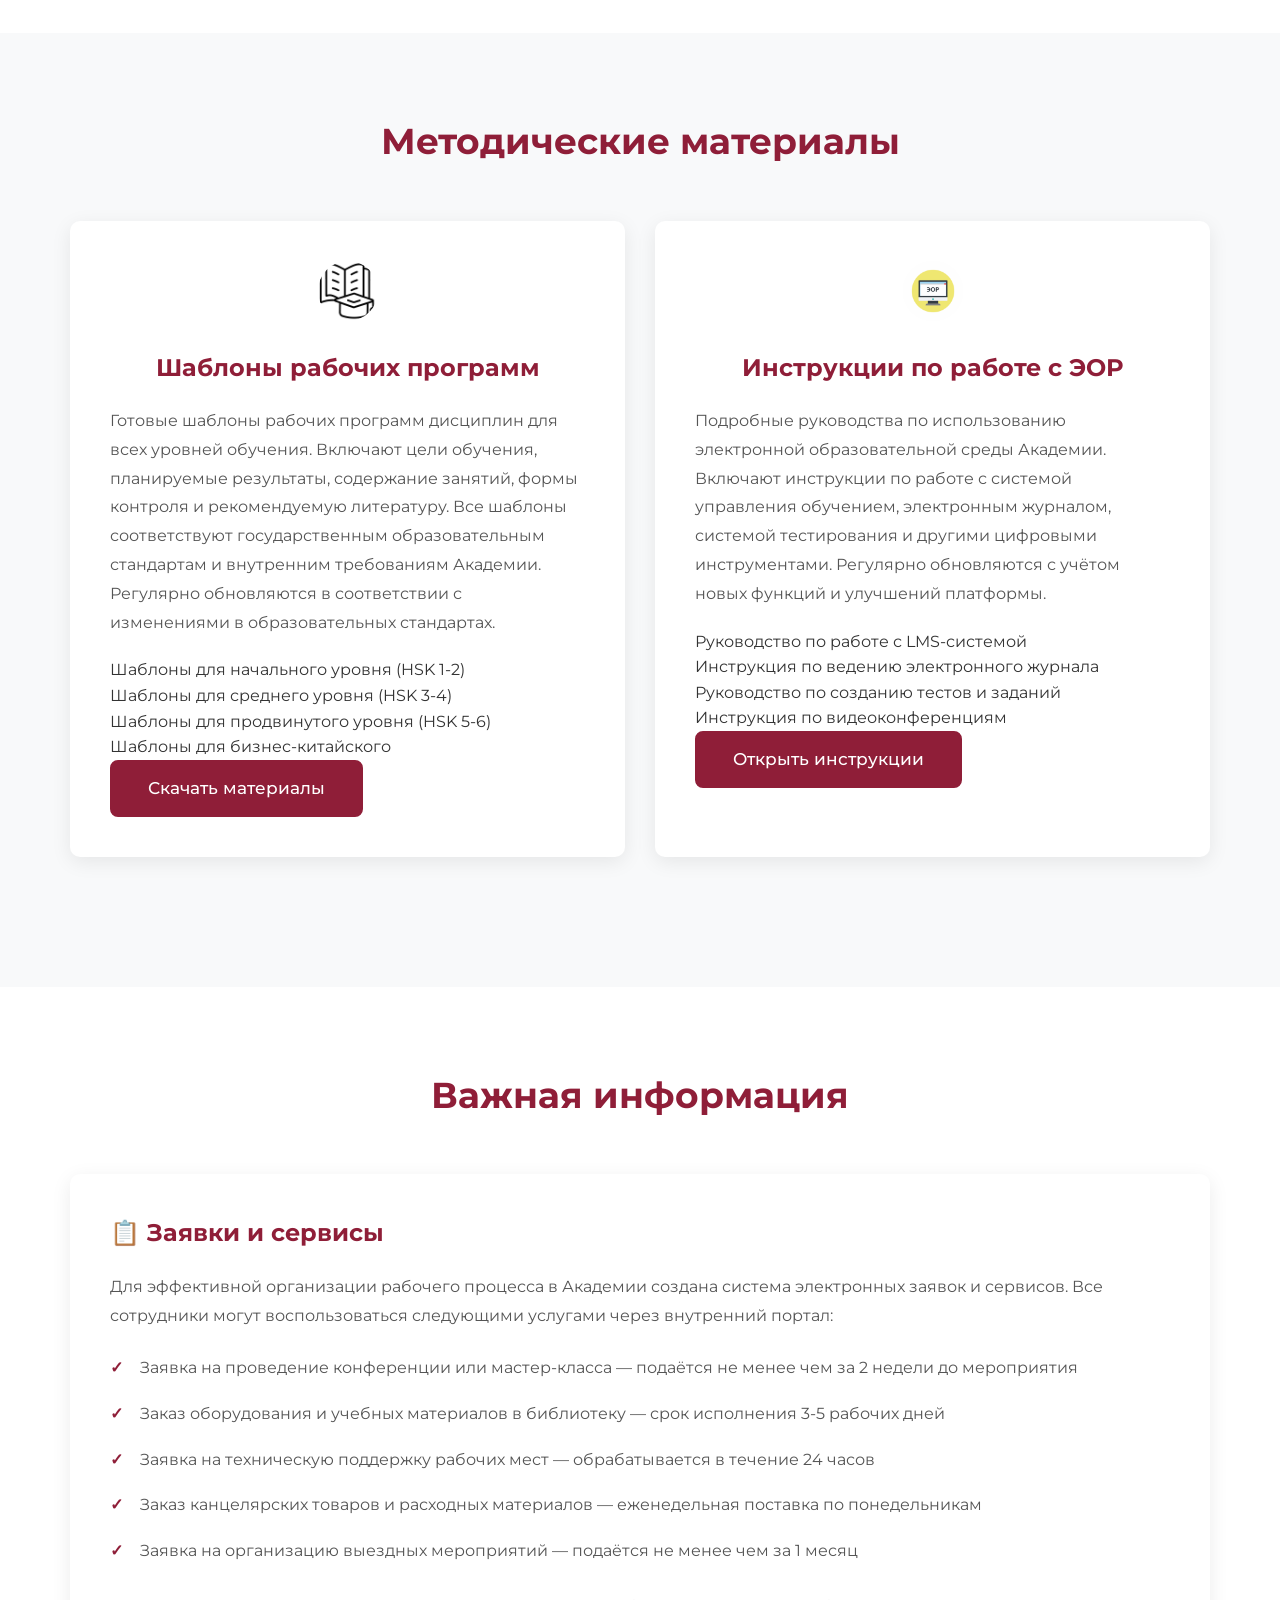
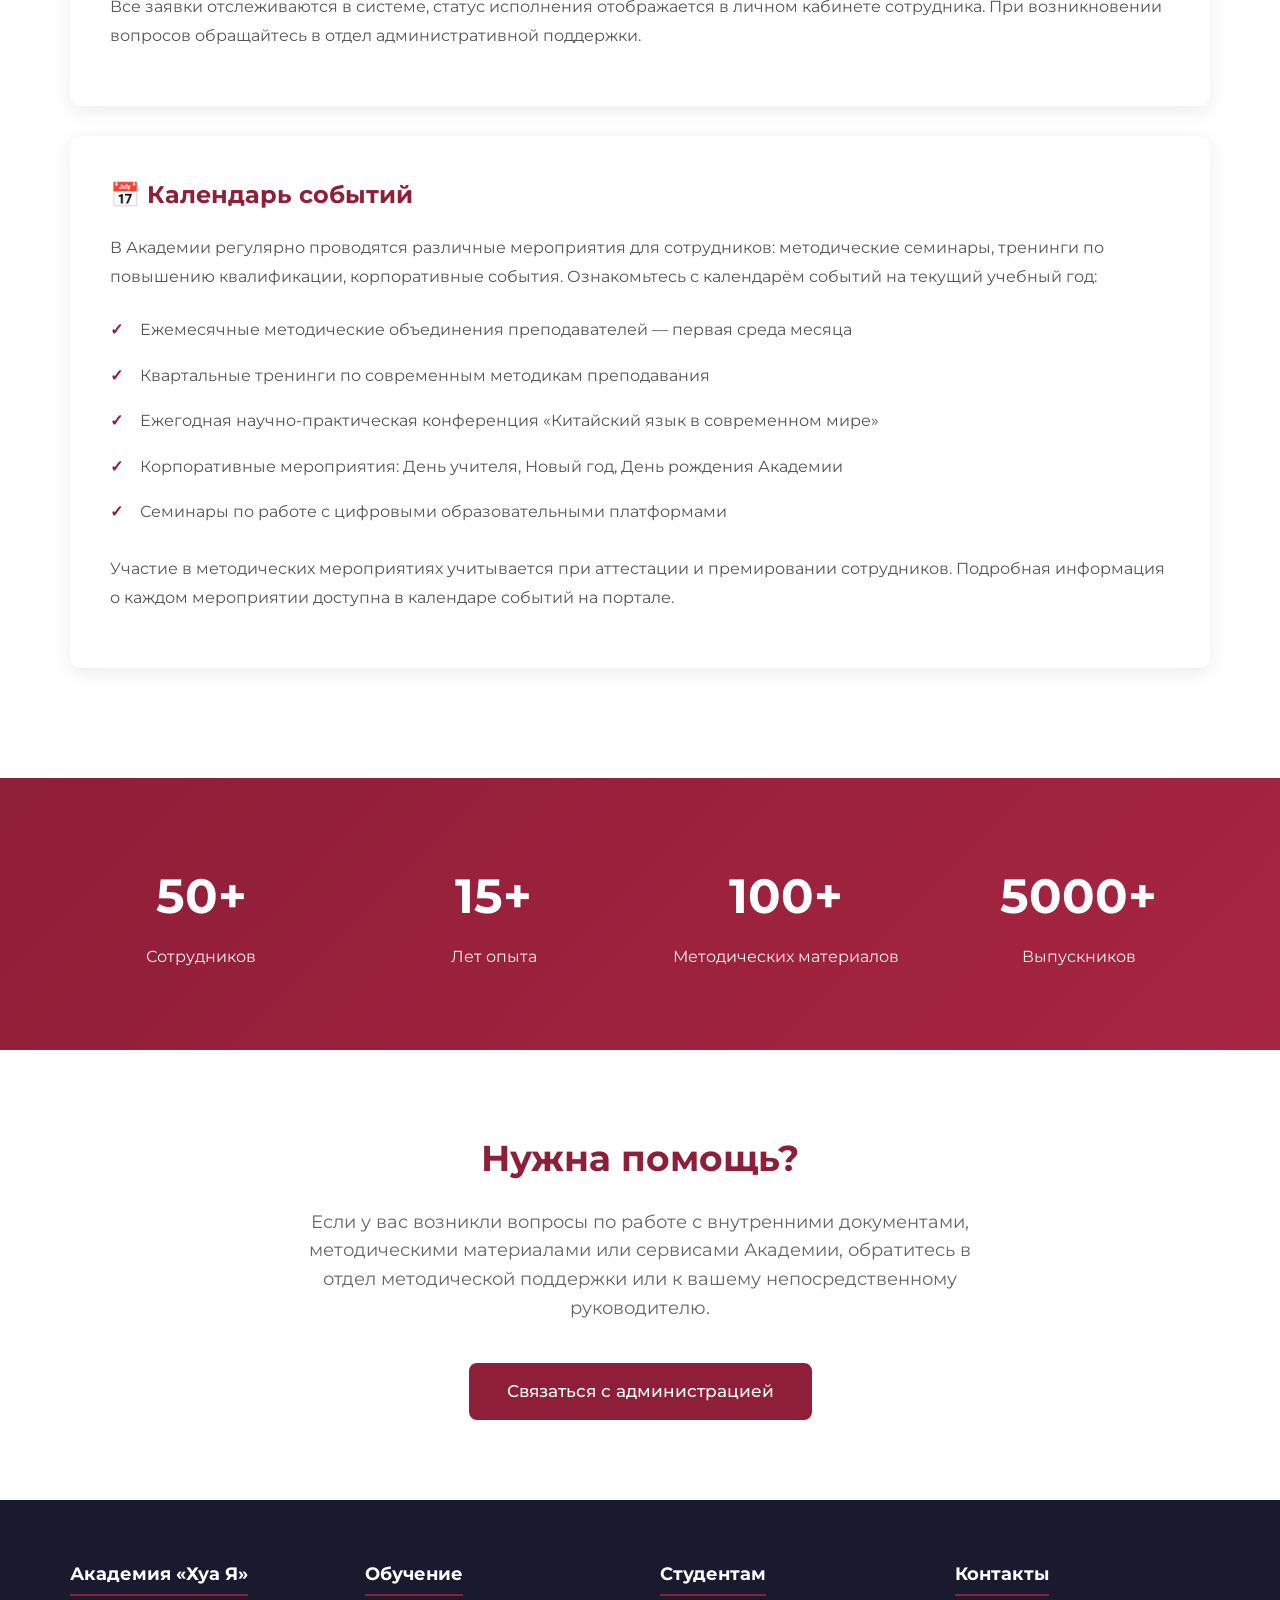
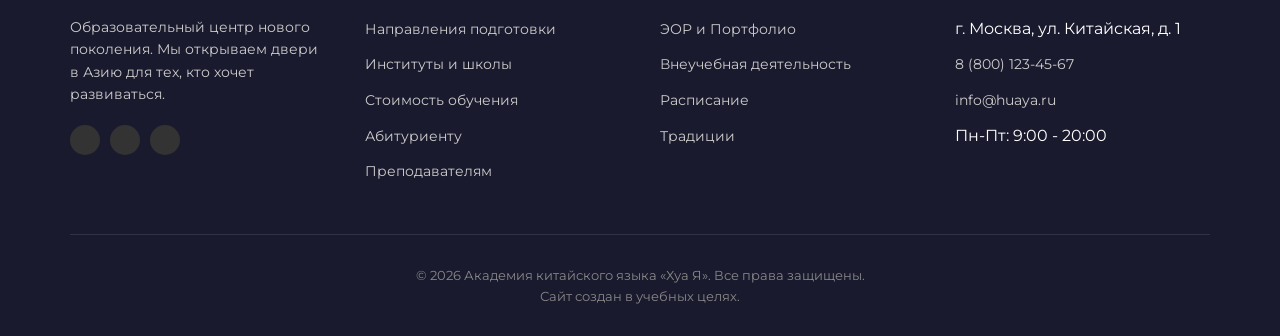
<file: employees.html>
<!DOCTYPE html>
<html lang="ru">
<head>
    <meta charset="UTF-8">
    <meta name="viewport" content="width=device-width, initial-scale=1.0">
    <title>Сотруднику | Хуа Я</title>
    <link href="https://fonts.googleapis.com/css2?family=Montserrat:wght@300;400;500;600;700;900&display=swap" rel="stylesheet">
    <link rel="stylesheet" href="style.css">
    <style>
        /* === КНОПКА СО ЗВЁЗДАМИ === */
        .star-btn {
            position: relative;
            padding: 12px 35px;
            background: #8f1e38;
            font-size: 17px;
            font-weight: 500;
            color: #fff;
            border: 3px solid #8f1e38;
            border-radius: 8px;
            box-shadow: 0 0 0 #8f1e388c;
            transition: all 0.3s ease-in-out;
            cursor: pointer;
            text-decoration: none;
            display: inline-flex;
            align-items: center;
            justify-content: center;
            gap: 8px;
            font-family: 'Montserrat', sans-serif;
        }

        .star-btn .star-1,
        .star-btn .star-2,
        .star-btn .star-3,
        .star-btn .star-4,
        .star-btn .star-5,
        .star-btn .star-6 {
            position: absolute;
            width: 25px;
            height: auto;
            filter: drop-shadow(0 0 0 #fffdef);
            z-index: -5;
            transition: all 1s cubic-bezier(0.05, 0.83, 0.43, 0.96);
            pointer-events: none;
        }

        .star-btn .star-1 { top: 20%; left: 20%; width: 25px; }
        .star-btn .star-2 { top: 45%; left: 45%; width: 15px; transition: all 1s cubic-bezier(0, 0.4, 0, 1.01); }
        .star-btn .star-3 { top: 40%; left: 40%; width: 5px; transition: all 1s cubic-bezier(0, 0.4, 0, 1.01); }
        .star-btn .star-4 { top: 20%; left: 40%; width: 8px; transition: all 0.8s cubic-bezier(0, 0.4, 0, 1.01); }
        .star-btn .star-5 { top: 25%; left: 45%; width: 15px; transition: all 0.6s cubic-bezier(0, 0.4, 0, 1.01); }
        .star-btn .star-6 { top: 5%; left: 50%; width: 5px; transition: all 0.8s ease; }

        .star-btn:hover {
            background: transparent;
            color: #8f1e38;
            box-shadow: 0 0 25px #8f1e388c;
        }

        .star-btn:hover .star-1 {
            top: -80%; left: -30%;
            filter: drop-shadow(0 0 10px #fffdef);
            z-index: 2;
        }
        .star-btn:hover .star-2 {
            top: -25%; left: 10%;
            filter: drop-shadow(0 0 10px #fffdef);
            z-index: 2;
        }
        .star-btn:hover .star-3 {
            top: 55%; left: 25%;
            filter: drop-shadow(0 0 10px #fffdef);
            z-index: 2;
        }
        .star-btn:hover .star-4 {
            top: 30%; left: 80%;
            filter: drop-shadow(0 0 10px #fffdef);
            z-index: 2;
        }
        .star-btn:hover .star-5 {
            top: 25%; left: 115%;
            filter: drop-shadow(0 0 10px #fffdef);
            z-index: 2;
        }
        .star-btn:hover .star-6 {
            top: 5%; left: 60%;
            filter: drop-shadow(0 0 10px #fffdef);
            z-index: 2;
        }

        .star-btn .fil0 { fill: #fffdef; }

        /* === СТИЛИ ДЛЯ СТРАНИЦЫ СОТРУДНИКА === */
        .page-header {
            background: linear-gradient(rgba(0,0,0,0.6), rgba(0,0,0,0.6)), url('images/888.jpg');
            background-size: cover;
            background-position: center;
            padding: 200px 0;
            color: #fff;
            text-align: center;
        }

        .page-header h1 {
            font-size: 48px;
            margin-bottom: 20px;
            color: #fff;
        }

        .page-header p {
            font-size: 20px;
            max-width: 800px;
            margin: 0 auto;
            opacity: 0.95;
        }

        .employee-section {
            padding: 80px 0;
        }

        .employee-section:nth-child(even) {
            background: #f8f9fa;
        }

        .section-title {
            text-align: center;
            font-size: 36px;
            color: #8f1e38;
            margin-bottom: 50px;
        }

        .documents-grid {
            display: grid;
            grid-template-columns: repeat(3, 1fr);
            gap: 30px;
            margin-bottom: 50px;
        }

        .document-card {
            background: #fff;
            padding: 30px;
            border-radius: 10px;
            box-shadow: 0 5px 20px rgba(0,0,0,0.08);
            transition: 0.3s;
            text-align: center;
        }

        .document-card:hover {
            transform: translateY(-5px);
            box-shadow: 0 10px 30px rgba(0,0,0,0.15);
        }

        .document-card__icon {
            font-size: 50px;
            color: #8f1e38;
            margin-bottom: 20px;
        }

        .document-card__title {
            font-size: 20px;
            color: #1a1a2e;
            margin-bottom: 15px;
        }

        .document-card__text {
            font-size: 15px;
            color: #666;
            margin-bottom: 20px;
            line-height: 1.6;
        }

        .info-block {
            background: #fff;
            padding: 40px;
            border-radius: 10px;
            box-shadow: 0 5px 20px rgba(0,0,0,0.08);
            margin-bottom: 30px;
        }

        .info-block h3 {
            font-size: 24px;
            color: #8f1e38;
            margin-bottom: 20px;
        }

        .info-block p {
            font-size: 16px;
            color: #555;
            line-height: 1.8;
            margin-bottom: 15px;
        }

        .info-block ul {
            list-style: none;
            margin-bottom: 20px;
        }

        .info-block ul li {
            padding: 10px 0;
            padding-left: 30px;
            position: relative;
            color: #555;
            font-size: 16px;
        }

        .info-block ul li::before {
            content: "✓";
            position: absolute;
            left: 0;
            color: #8f1e38;
            font-weight: 700;
        }

        .stats-section {
            padding: 80px 0;
            background: linear-gradient(135deg, #8f1e38 0%, #a72542 100%);
            color: #fff;
            text-align: center;
        }

        .stats-grid {
            display: grid;
            grid-template-columns: repeat(4, 1fr);
            gap: 30px;
        }

        .stat-box {
            text-align: center;
        }

        .stat-box__number {
            font-size: 48px;
            font-weight: 700;
            margin-bottom: 10px;
        }

        .stat-box__label {
            font-size: 16px;
            opacity: 0.95;
        }

        .resources-grid {
            display: grid;
            grid-template-columns: repeat(2, 1fr);
            gap: 30px;
            margin-bottom: 50px;
        }

        .resource-card {
            background: #fff;
            padding: 40px;
            border-radius: 10px;
            box-shadow: 0 5px 20px rgba(0,0,0,0.08);
            transition: 0.3s;
        }

        .resource-card:hover {
            transform: translateY(-5px);
            box-shadow: 0 10px 30px rgba(0,0,0,0.15);
        }

        .resource-card h3 {
            font-size: 24px;
            color: #8f1e38;
            margin-bottom: 20px;
            text-align: center;
        }

        .resource-card p {
            font-size: 16px;
            color: #555;
            line-height: 1.8;
            margin-bottom: 20px;
            
        }

        .cta-section {
            padding: 80px 0;
            text-align: center;
        }

        .cta-section h2 {
            font-size: 36px;
            color: #8f1e38;
            margin-bottom: 20px;
        }

        .cta-section p {
            font-size: 18px;
            color: #666;
            max-width: 700px;
            margin: 0 auto 40px;
            line-height: 1.6;
        }
    </style>
</head>
<body>

    <!-- ==================== ШАПКА САЙТА ==================== -->
    <header class="header">
        <div class="container header__container">
            <a href="index.html" class="logo">
                <img src="images/ЛОГОТИП1.png" alt="Логотип Академии Хуа Я">
            </a>
            
            <nav class="nav">
                <ul class="nav__list">
                    <li><a href="index.html" class="nav__link">Главная</a></li>
                    <li><a href="about.html" class="nav__link">Об Академии</a></li>
                    <li><a href="history.html" class="nav__link">История</a></li>
                    <li><a href="staff.html" class="nav__link">Преподаватели</a></li>
                    <li><a href="education.html" class="nav__link">Образование</a></li>
                    <li><a href="directions.html" class="nav__link">Направления</a></li>
                    <li><a href="institutes.html" class="nav__link">Институты</a></li>
                    <li><a href="applicants.html" class="nav__link">Поступающим</a></li>
                    <li><a href="tuition.html" class="nav__link">Стоимость</a></li>
                    <li><a href="students.html" class="nav__link">Студентам</a></li>
                    <li><a href="employees.html" class="nav__link">Сотруднику</a></li>
                    <li><a href="contacts.html" class="nav__link">Контакты</a></li>
                </ul>
            </nav>

            <div class="header__contacts">
                <a href="tel:+78001234567" class="phone">8 (800) 123-45-67</a>
                <span>г. Москва, ул. Китайская, 1</span>
            </div>
        </div>
    </header>

    <!-- ==================== ЗАГОЛОВОК СТРАНИЦЫ ==================== -->
    <section class="page-header">
        <div class="container">
            <h1>Сотруднику</h1>
            <p>Внутренний портал для преподавателей и сотрудников Академии «Хуа Я». Здесь вы найдёте все необходимые документы, методические материалы и ресурсы для эффективной работы.</p>
        </div>
    </section>

    <!-- ==================== ДОКУМЕНТЫ ==================== -->
    <section class="employee-section">
        <div class="container">
            <h2 class="section-title">Внутренние документы</h2>
            
            <div class="documents-grid">
                <div class="document-card">
                    <div class="document-card__icon">📄</div>
                    <h3 class="document-card__title">Коллективный договор</h3>
                    <p class="document-card__text">
                        Основной документ, регулирующий трудовые отношения между Академией и сотрудниками. 
                        Содержит права, обязанности и гарантии для всех сторон трудового договора.
                        Включает положения об оплате труда, отпусках, социальных гарантиях и условиях работы.
                          
                    </p>
                    <a href="#" class="star-btn">
                        Скачать документ
                        <div class="star-1"><svg xmlns="http://www.w3.org/2000/svg" viewBox="0 0 784.11 815.53"><path class="fil0" d="M392.05 0c-20.9,210.08 -184.06,378.41 -392.05,407.78 207.96,29.37 371.12,197.68 392.05,407.74 20.93,-210.06 184.09,-378.37 392.05,-407.74 -207.98,-29.38 -371.16,-197.69 -392.06,-407.78z"/></svg></div>
                        <div class="star-2"><svg xmlns="http://www.w3.org/2000/svg" viewBox="0 0 784.11 815.53"><path class="fil0" d="M392.05 0c-20.9,210.08 -184.06,378.41 -392.05,407.78 207.96,29.37 371.12,197.68 392.05,407.74 20.93,-210.06 184.09,-378.37 392.05,-407.74 -207.98,-29.38 -371.16,-197.69 -392.06,-407.78z"/></svg></div>
                        <div class="star-3"><svg xmlns="http://www.w3.org/2000/svg" viewBox="0 0 784.11 815.53"><path class="fil0" d="M392.05 0c-20.9,210.08 -184.06,378.41 -392.05,407.78 207.96,29.37 371.12,197.68 392.05,407.74 20.93,-210.06 184.09,-378.37 392.05,-407.74 -207.98,-29.38 -371.16,-197.69 -392.06,-407.78z"/></svg></div>
                        <div class="star-4"><svg xmlns="http://www.w3.org/2000/svg" viewBox="0 0 784.11 815.53"><path class="fil0" d="M392.05 0c-20.9,210.08 -184.06,378.41 -392.05,407.78 207.96,29.37 371.12,197.68 392.05,407.74 20.93,-210.06 184.09,-378.37 392.05,-407.74 -207.98,-29.38 -371.16,-197.69 -392.06,-407.78z"/></svg></div>
                        <div class="star-5"><svg xmlns="http://www.w3.org/2000/svg" viewBox="0 0 784.11 815.53"><path class="fil0" d="M392.05 0c-20.9,210.08 -184.06,378.41 -392.05,407.78 207.96,29.37 371.12,197.68 392.05,407.74 20.93,-210.06 184.09,-378.37 392.05,-407.74 -207.98,-29.38 -371.16,-197.69 -392.06,-407.78z"/></svg></div>
                        <div class="star-6"><svg xmlns="http://www.w3.org/2000/svg" viewBox="0 0 784.11 815.53"><path class="fil0" d="M392.05 0c-20.9,210.08 -184.06,378.41 -392.05,407.78 207.96,29.37 371.12,197.68 392.05,407.74 20.93,-210.06 184.09,-378.37 392.05,-407.74 -207.98,-29.38 -371.16,-197.69 -392.06,-407.78z"/></svg></div>
                    </a>
                </div>

                <div class="document-card">
                    <div class="document-card__icon">📋</div>
                    <h3 class="document-card__title">Положение о премировании</h3>
                    <p class="document-card__text">
                        Документ регламентирует систему материального стимулирования сотрудников Академии. 
                        Описывает критерии получения премий, размеры выплат и порядок их начисления. 
                        Включает положения о ежемесячных, квартальных и годовых премиях за высокие показатели работы.
                    </p>
                    <a href="#" class="star-btn">
                        Скачать документ
                        <div class="star-1"><svg xmlns="http://www.w3.org/2000/svg" viewBox="0 0 784.11 815.53"><path class="fil0" d="M392.05 0c-20.9,210.08 -184.06,378.41 -392.05,407.78 207.96,29.37 371.12,197.68 392.05,407.74 20.93,-210.06 184.09,-378.37 392.05,-407.74 -207.98,-29.38 -371.16,-197.69 -392.06,-407.78z"/></svg></div>
                        <div class="star-2"><svg xmlns="http://www.w3.org/2000/svg" viewBox="0 0 784.11 815.53"><path class="fil0" d="M392.05 0c-20.9,210.08 -184.06,378.41 -392.05,407.78 207.96,29.37 371.12,197.68 392.05,407.74 20.93,-210.06 184.09,-378.37 392.05,-407.74 -207.98,-29.38 -371.16,-197.69 -392.06,-407.78z"/></svg></div>
                        <div class="star-3"><svg xmlns="http://www.w3.org/2000/svg" viewBox="0 0 784.11 815.53"><path class="fil0" d="M392.05 0c-20.9,210.08 -184.06,378.41 -392.05,407.78 207.96,29.37 371.12,197.68 392.05,407.74 20.93,-210.06 184.09,-378.37 392.05,-407.74 -207.98,-29.38 -371.16,-197.69 -392.06,-407.78z"/></svg></div>
                        <div class="star-4"><svg xmlns="http://www.w3.org/2000/svg" viewBox="0 0 784.11 815.53"><path class="fil0" d="M392.05 0c-20.9,210.08 -184.06,378.41 -392.05,407.78 207.96,29.37 371.12,197.68 392.05,407.74 20.93,-210.06 184.09,-378.37 392.05,-407.74 -207.98,-29.38 -371.16,-197.69 -392.06,-407.78z"/></svg></div>
                        <div class="star-5"><svg xmlns="http://www.w3.org/2000/svg" viewBox="0 0 784.11 815.53"><path class="fil0" d="M392.05 0c-20.9,210.08 -184.06,378.41 -392.05,407.78 207.96,29.37 371.12,197.68 392.05,407.74 20.93,-210.06 184.09,-378.37 392.05,-407.74 -207.98,-29.38 -371.16,-197.69 -392.06,-407.78z"/></svg></div>
                        <div class="star-6"><svg xmlns="http://www.w3.org/2000/svg" viewBox="0 0 784.11 815.53"><path class="fil0" d="M392.05 0c-20.9,210.08 -184.06,378.41 -392.05,407.78 207.96,29.37 371.12,197.68 392.05,407.74 20.93,-210.06 184.09,-378.37 392.05,-407.74 -207.98,-29.38 -371.16,-197.69 -392.06,-407.78z"/></svg></div>
                    </a>
                </div>

                <div class="document-card">
                    <div class="document-card__icon">📅</div>
                    <h3 class="document-card__title">График отпусков</h3>
                    <p class="document-card__text">
                        Ежегодный график отпусков сотрудников Академии. 
                        Содержит информацию о планируемых периодах отдыха для всех подразделений. 
                        Документ утверждается ежегодно и является обязательным для соблюдения всеми сотрудниками.
                        Включает правила подачи заявлений на отпуск и порядок их согласования.
                    </p>
                    <a href="#" class="star-btn">
                        Скачать документ
                        <div class="star-1"><svg xmlns="http://www.w3.org/2000/svg" viewBox="0 0 784.11 815.53"><path class="fil0" d="M392.05 0c-20.9,210.08 -184.06,378.41 -392.05,407.78 207.96,29.37 371.12,197.68 392.05,407.74 20.93,-210.06 184.09,-378.37 392.05,-407.74 -207.98,-29.38 -371.16,-197.69 -392.06,-407.78z"/></svg></div>
                        <div class="star-2"><svg xmlns="http://www.w3.org/2000/svg" viewBox="0 0 784.11 815.53"><path class="fil0" d="M392.05 0c-20.9,210.08 -184.06,378.41 -392.05,407.78 207.96,29.37 371.12,197.68 392.05,407.74 20.93,-210.06 184.09,-378.37 392.05,-407.74 -207.98,-29.38 -371.16,-197.69 -392.06,-407.78z"/></svg></div>
                        <div class="star-3"><svg xmlns="http://www.w3.org/2000/svg" viewBox="0 0 784.11 815.53"><path class="fil0" d="M392.05 0c-20.9,210.08 -184.06,378.41 -392.05,407.78 207.96,29.37 371.12,197.68 392.05,407.74 20.93,-210.06 184.09,-378.37 392.05,-407.74 -207.98,-29.38 -371.16,-197.69 -392.06,-407.78z"/></svg></div>
                        <div class="star-4"><svg xmlns="http://www.w3.org/2000/svg" viewBox="0 0 784.11 815.53"><path class="fil0" d="M392.05 0c-20.9,210.08 -184.06,378.41 -392.05,407.78 207.96,29.37 371.12,197.68 392.05,407.74 20.93,-210.06 184.09,-378.37 392.05,-407.74 -207.98,-29.38 -371.16,-197.69 -392.06,-407.78z"/></svg></div>
                        <div class="star-5"><svg xmlns="http://www.w3.org/2000/svg" viewBox="0 0 784.11 815.53"><path class="fil0" d="M392.05 0c-20.9,210.08 -184.06,378.41 -392.05,407.78 207.96,29.37 371.12,197.68 392.05,407.74 20.93,-210.06 184.09,-378.37 392.05,-407.74 -207.98,-29.38 -371.16,-197.69 -392.06,-407.78z"/></svg></div>
                        <div class="star-6"><svg xmlns="http://www.w3.org/2000/svg" viewBox="0 0 784.11 815.53"><path class="fil0" d="M392.05 0c-20.9,210.08 -184.06,378.41 -392.05,407.78 207.96,29.37 371.12,197.68 392.05,407.74 20.93,-210.06 184.09,-378.37 392.05,-407.74 -207.98,-29.38 -371.16,-197.69 -392.06,-407.78z"/></svg></div>
                    </a>
                </div>
            </div>
        </div>
    </section>

    <!-- ==================== МЕТОДИЧЕСКИЕ МАТЕРИАЛЫ ==================== -->
    <section class="employee-section">
        <div class="container">
            <h2 class="section-title">Методические материалы</h2>
            
            <div class="resources-grid">
                <div class="resource-card">
                    <div style="text-align: center; margin-bottom: 20px;">
                        <img src="images/999.png" alt="Методические материалы" style="max-width: 60px; border-radius: 500px; background-position: center;">
                    </div>
                    <h3>Шаблоны рабочих программ</h3>
                    <p>
                        Готовые шаблоны рабочих программ дисциплин для всех уровней обучения. 
                        Включают цели обучения, планируемые результаты, содержание занятий, 
                        формы контроля и рекомендуемую литературу. Все шаблоны соответствуют 
                        государственным образовательным стандартам и внутренним требованиям Академии.
                        Регулярно обновляются в соответствии с изменениями в образовательных стандартах.
                    </p>
                    <ul>
                        <li>Шаблоны для начального уровня (HSK 1-2)</li>
                        <li>Шаблоны для среднего уровня (HSK 3-4)</li>
                        <li>Шаблоны для продвинутого уровня (HSK 5-6)</li>
                        <li>Шаблоны для бизнес-китайского</li>
                    </ul>
                    <a href="#" class="star-btn">
                        Скачать материалы
                        <div class="star-1"><svg xmlns="http://www.w3.org/2000/svg" viewBox="0 0 784.11 815.53"><path class="fil0" d="M392.05 0c-20.9,210.08 -184.06,378.41 -392.05,407.78 207.96,29.37 371.12,197.68 392.05,407.74 20.93,-210.06 184.09,-378.37 392.05,-407.74 -207.98,-29.38 -371.16,-197.69 -392.06,-407.78z"/></svg></div>
                        <div class="star-2"><svg xmlns="http://www.w3.org/2000/svg" viewBox="0 0 784.11 815.53"><path class="fil0" d="M392.05 0c-20.9,210.08 -184.06,378.41 -392.05,407.78 207.96,29.37 371.12,197.68 392.05,407.74 20.93,-210.06 184.09,-378.37 392.05,-407.74 -207.98,-29.38 -371.16,-197.69 -392.06,-407.78z"/></svg></div>
                        <div class="star-3"><svg xmlns="http://www.w3.org/2000/svg" viewBox="0 0 784.11 815.53"><path class="fil0" d="M392.05 0c-20.9,210.08 -184.06,378.41 -392.05,407.78 207.96,29.37 371.12,197.68 392.05,407.74 20.93,-210.06 184.09,-378.37 392.05,-407.74 -207.98,-29.38 -371.16,-197.69 -392.06,-407.78z"/></svg></div>
                        <div class="star-4"><svg xmlns="http://www.w3.org/2000/svg" viewBox="0 0 784.11 815.53"><path class="fil0" d="M392.05 0c-20.9,210.08 -184.06,378.41 -392.05,407.78 207.96,29.37 371.12,197.68 392.05,407.74 20.93,-210.06 184.09,-378.37 392.05,-407.74 -207.98,-29.38 -371.16,-197.69 -392.06,-407.78z"/></svg></div>
                        <div class="star-5"><svg xmlns="http://www.w3.org/2000/svg" viewBox="0 0 784.11 815.53"><path class="fil0" d="M392.05 0c-20.9,210.08 -184.06,378.41 -392.05,407.78 207.96,29.37 371.12,197.68 392.05,407.74 20.93,-210.06 184.09,-378.37 392.05,-407.74 -207.98,-29.38 -371.16,-197.69 -392.06,-407.78z"/></svg></div>
                        <div class="star-6"><svg xmlns="http://www.w3.org/2000/svg" viewBox="0 0 784.11 815.53"><path class="fil0" d="M392.05 0c-20.9,210.08 -184.06,378.41 -392.05,407.78 207.96,29.37 371.12,197.68 392.05,407.74 20.93,-210.06 184.09,-378.37 392.05,-407.74 -207.98,-29.38 -371.16,-197.69 -392.06,-407.78z"/></svg></div>
                    </a>
                </div>

                <div class="resource-card">
                    <div style="text-align: center; margin-bottom: 20px;">
                        <img src="images/101010.png" alt="ЭОР" style="max-width: 60px; border-radius: 500px; background-position: center;">
                    </div>
                    <centre><h3>Инструкции по работе с ЭОР</h3></centre>
                    <p>
                        Подробные руководства по использованию электронной образовательной среды Академии. 
                        Включают инструкции по работе с системой управления обучением, электронным 
                        журналом, системой тестирования и другими цифровыми инструментами. 
                        Регулярно обновляются с учётом новых функций и улучшений платформы.
                    </p>
                    <ul>
                        <li>Руководство по работе с LMS-системой</li>
                        <li>Инструкция по ведению электронного журнала</li>
                        <li>Руководство по созданию тестов и заданий</li>
                        <li>Инструкция по видеоконференциям</li>
                    </ul>
                    <a href="#" class="star-btn">
                        Открыть инструкции
                        <div class="star-1"><svg xmlns="http://www.w3.org/2000/svg" viewBox="0 0 784.11 815.53"><path class="fil0" d="M392.05 0c-20.9,210.08 -184.06,378.41 -392.05,407.78 207.96,29.37 371.12,197.68 392.05,407.74 20.93,-210.06 184.09,-378.37 392.05,-407.74 -207.98,-29.38 -371.16,-197.69 -392.06,-407.78z"/></svg></div>
                        <div class="star-2"><svg xmlns="http://www.w3.org/2000/svg" viewBox="0 0 784.11 815.53"><path class="fil0" d="M392.05 0c-20.9,210.08 -184.06,378.41 -392.05,407.78 207.96,29.37 371.12,197.68 392.05,407.74 20.93,-210.06 184.09,-378.37 392.05,-407.74 -207.98,-29.38 -371.16,-197.69 -392.06,-407.78z"/></svg></div>
                        <div class="star-3"><svg xmlns="http://www.w3.org/2000/svg" viewBox="0 0 784.11 815.53"><path class="fil0" d="M392.05 0c-20.9,210.08 -184.06,378.41 -392.05,407.78 207.96,29.37 371.12,197.68 392.05,407.74 20.93,-210.06 184.09,-378.37 392.05,-407.74 -207.98,-29.38 -371.16,-197.69 -392.06,-407.78z"/></svg></div>
                        <div class="star-4"><svg xmlns="http://www.w3.org/2000/svg" viewBox="0 0 784.11 815.53"><path class="fil0" d="M392.05 0c-20.9,210.08 -184.06,378.41 -392.05,407.78 207.96,29.37 371.12,197.68 392.05,407.74 20.93,-210.06 184.09,-378.37 392.05,-407.74 -207.98,-29.38 -371.16,-197.69 -392.06,-407.78z"/></svg></div>
                        <div class="star-5"><svg xmlns="http://www.w3.org/2000/svg" viewBox="0 0 784.11 815.53"><path class="fil0" d="M392.05 0c-20.9,210.08 -184.06,378.41 -392.05,407.78 207.96,29.37 371.12,197.68 392.05,407.74 20.93,-210.06 184.09,-378.37 392.05,-407.74 -207.98,-29.38 -371.16,-197.69 -392.06,-407.78z"/></svg></div>
                        <div class="star-6"><svg xmlns="http://www.w3.org/2000/svg" viewBox="0 0 784.11 815.53"><path class="fil0" d="M392.05 0c-20.9,210.08 -184.06,378.41 -392.05,407.78 207.96,29.37 371.12,197.68 392.05,407.74 20.93,-210.06 184.09,-378.37 392.05,-407.74 -207.98,-29.38 -371.16,-197.69 -392.06,-407.78z"/></svg></div>
                    </a>
                </div>
            </div>
        </div>
    </section>

    <!-- ==================== ИНФОРМАЦИЯ ==================== -->
    <section class="employee-section">
        <div class="container">
            <h2 class="section-title">Важная информация</h2>
            
            <div class="info-block">
                <h3>📋 Заявки и сервисы</h3>
                <p>
                    Для эффективной организации рабочего процесса в Академии создана система 
                    электронных заявок и сервисов. Все сотрудники могут воспользоваться 
                    следующими услугами через внутренний портал:
                </p>
                <ul>
                    <li>Заявка на проведение конференции или мастер-класса — подаётся не менее чем за 2 недели до мероприятия</li>
                    <li>Заказ оборудования и учебных материалов в библиотеку — срок исполнения 3-5 рабочих дней</li>
                    <li>Заявка на техническую поддержку рабочих мест — обрабатывается в течение 24 часов</li>
                    <li>Заказ канцелярских товаров и расходных материалов — еженедельная поставка по понедельникам</li>
                    <li>Заявка на организацию выездных мероприятий — подаётся не менее чем за 1 месяц</li>
                </ul>
                <p>
                    Все заявки отслеживаются в системе, статус исполнения отображается в личном кабинете сотрудника. 
                    При возникновении вопросов обращайтесь в отдел административной поддержки.
                </p>
            </div>

            <div class="info-block">
                <h3>📅 Календарь событий</h3>
                <p>
                    В Академии регулярно проводятся различные мероприятия для сотрудников: 
                    методические семинары, тренинги по повышению квалификации, корпоративные события. 
                    Ознакомьтесь с календарём событий на текущий учебный год:
                </p>
                <ul>
                    <li>Ежемесячные методические объединения преподавателей — первая среда месяца</li>
                    <li>Квартальные тренинги по современным методикам преподавания</li>
                    <li>Ежегодная научно-практическая конференция «Китайский язык в современном мире»</li>
                    <li>Корпоративные мероприятия: День учителя, Новый год, День рождения Академии</li>
                    <li>Семинары по работе с цифровыми образовательными платформами</li>
                </ul>
                <p>
                    Участие в методических мероприятиях учитывается при аттестации и премировании сотрудников. 
                    Подробная информация о каждом мероприятии доступна в календаре событий на портале.
                </p>
            </div>
        </div>
    </section>

    <!-- ==================== СТАТИСТИКА ==================== -->
    <section class="stats-section">
        <div class="container">
            <div class="stats-grid">
                <div class="stat-box">
                    <div class="stat-box__number">50+</div>
                    <div class="stat-box__label">Сотрудников</div>
                </div>
                <div class="stat-box">
                    <div class="stat-box__number">15+</div>
                    <div class="stat-box__label">Лет опыта</div>
                </div>
                <div class="stat-box">
                    <div class="stat-box__number">100+</div>
                    <div class="stat-box__label">Методических материалов</div>
                </div>
                <div class="stat-box">
                    <div class="stat-box__number">5000+</div>
                    <div class="stat-box__label">Выпускников</div>
                </div>
            </div>
        </div>
    </section>

    <!-- ==================== CTA ==================== -->
    <section class="cta-section">
        <div class="container">
            <h2>Нужна помощь?</h2>
            <p>
                Если у вас возникли вопросы по работе с внутренними документами, 
                методическими материалами или сервисами Академии, обратитесь 
                в отдел методической поддержки или к вашему непосредственному руководителю.
            </p>
            <a href="contacts.html" class="star-btn">
                Связаться с администрацией
                <div class="star-1"><svg xmlns="http://www.w3.org/2000/svg" viewBox="0 0 784.11 815.53"><path class="fil0" d="M392.05 0c-20.9,210.08 -184.06,378.41 -392.05,407.78 207.96,29.37 371.12,197.68 392.05,407.74 20.93,-210.06 184.09,-378.37 392.05,-407.74 -207.98,-29.38 -371.16,-197.69 -392.06,-407.78z"/></svg></div>
                <div class="star-2"><svg xmlns="http://www.w3.org/2000/svg" viewBox="0 0 784.11 815.53"><path class="fil0" d="M392.05 0c-20.9,210.08 -184.06,378.41 -392.05,407.78 207.96,29.37 371.12,197.68 392.05,407.74 20.93,-210.06 184.09,-378.37 392.05,-407.74 -207.98,-29.38 -371.16,-197.69 -392.06,-407.78z"/></svg></div>
                <div class="star-3"><svg xmlns="http://www.w3.org/2000/svg" viewBox="0 0 784.11 815.53"><path class="fil0" d="M392.05 0c-20.9,210.08 -184.06,378.41 -392.05,407.78 207.96,29.37 371.12,197.68 392.05,407.74 20.93,-210.06 184.09,-378.37 392.05,-407.74 -207.98,-29.38 -371.16,-197.69 -392.06,-407.78z"/></svg></div>
                <div class="star-4"><svg xmlns="http://www.w3.org/2000/svg" viewBox="0 0 784.11 815.53"><path class="fil0" d="M392.05 0c-20.9,210.08 -184.06,378.41 -392.05,407.78 207.96,29.37 371.12,197.68 392.05,407.74 20.93,-210.06 184.09,-378.37 392.05,-407.74 -207.98,-29.38 -371.16,-197.69 -392.06,-407.78z"/></svg></div>
                <div class="star-5"><svg xmlns="http://www.w3.org/2000/svg" viewBox="0 0 784.11 815.53"><path class="fil0" d="M392.05 0c-20.9,210.08 -184.06,378.41 -392.05,407.78 207.96,29.37 371.12,197.68 392.05,407.74 20.93,-210.06 184.09,-378.37 392.05,-407.74 -207.98,-29.38 -371.16,-197.69 -392.06,-407.78z"/></svg></div>
                <div class="star-6"><svg xmlns="http://www.w3.org/2000/svg" viewBox="0 0 784.11 815.53"><path class="fil0" d="M392.05 0c-20.9,210.08 -184.06,378.41 -392.05,407.78 207.96,29.37 371.12,197.68 392.05,407.74 20.93,-210.06 184.09,-378.37 392.05,-407.74 -207.98,-29.38 -371.16,-197.69 -392.06,-407.78z"/></svg></div>
            </a>
        </div>
    </section>

    <!-- ==================== ПОДВАЛ ==================== -->
    <footer class="footer">
        <div class="container">
            <div class="footer__grid">
                <div>
                    <h4 class="footer__title">Академия «Хуа Я»</h4>
                    <p style="font-size: 14px; color: #ccc; margin-bottom: 20px;">
                        Образовательный центр нового поколения. 
                        Мы открываем двери в Азию для тех, кто хочет развиваться.
                    </p>
                    <div style="display: flex; gap: 10px;">
                        <div style="width: 30px; height: 30px; background: #333; border-radius: 50%;"></div>
                        <div style="width: 30px; height: 30px; background: #333; border-radius: 50%;"></div>
                        <div style="width: 30px; height: 30px; background: #333; border-radius: 50%;"></div>
                    </div>
                </div>
                
                <div>
                    <h4 class="footer__title">Обучение</h4>
                    <ul class="footer__list">
                        <li><a href="directions.html">Направления подготовки</a></li>
                        <li><a href="institutes.html">Институты и школы</a></li>
                        <li><a href="tuition.html">Стоимость обучения</a></li>
                        <li><a href="applicants.html">Абитуриенту</a></li>
                        <li><a href="employees.html">Преподавателям</a></li>
                    </ul>
                </div>

                <div>
                    <h4 class="footer__title">Студентам</h4>
                    <ul class="footer__list">
                        <li><a href="useful_info.html">ЭОР и Портфолио</a></li>
                        <li><a href="extracurricular.html">Внеучебная деятельность</a></li>
                        <li><a href="students.html">Расписание</a></li>
                        <li><a href="history.html">Традиции</a></li>
                    </ul>
                </div>

                <div>
                    <h4 class="footer__title">Контакты</h4>
                    <ul class="footer__list">
                        <li>г. Москва, ул. Китайская, д. 1</li>
                        <li><a href="tel:+78001234567">8 (800) 123-45-67</a></li>
                        <li><a href="mailto:info@huaya.ru">info@huaya.ru</a></li>
                        <li>Пн-Пт: 9:00 - 20:00</li>
                    </ul>
                </div>
            </div>
            
            <div class="footer__bottom">
                &copy; 2026 Академия китайского языка «Хуа Я». Все права защищены. <br>
                Сайт создан в учебных целях.
            </div>
        </div>
    </footer>

</body>
</html>
</file>
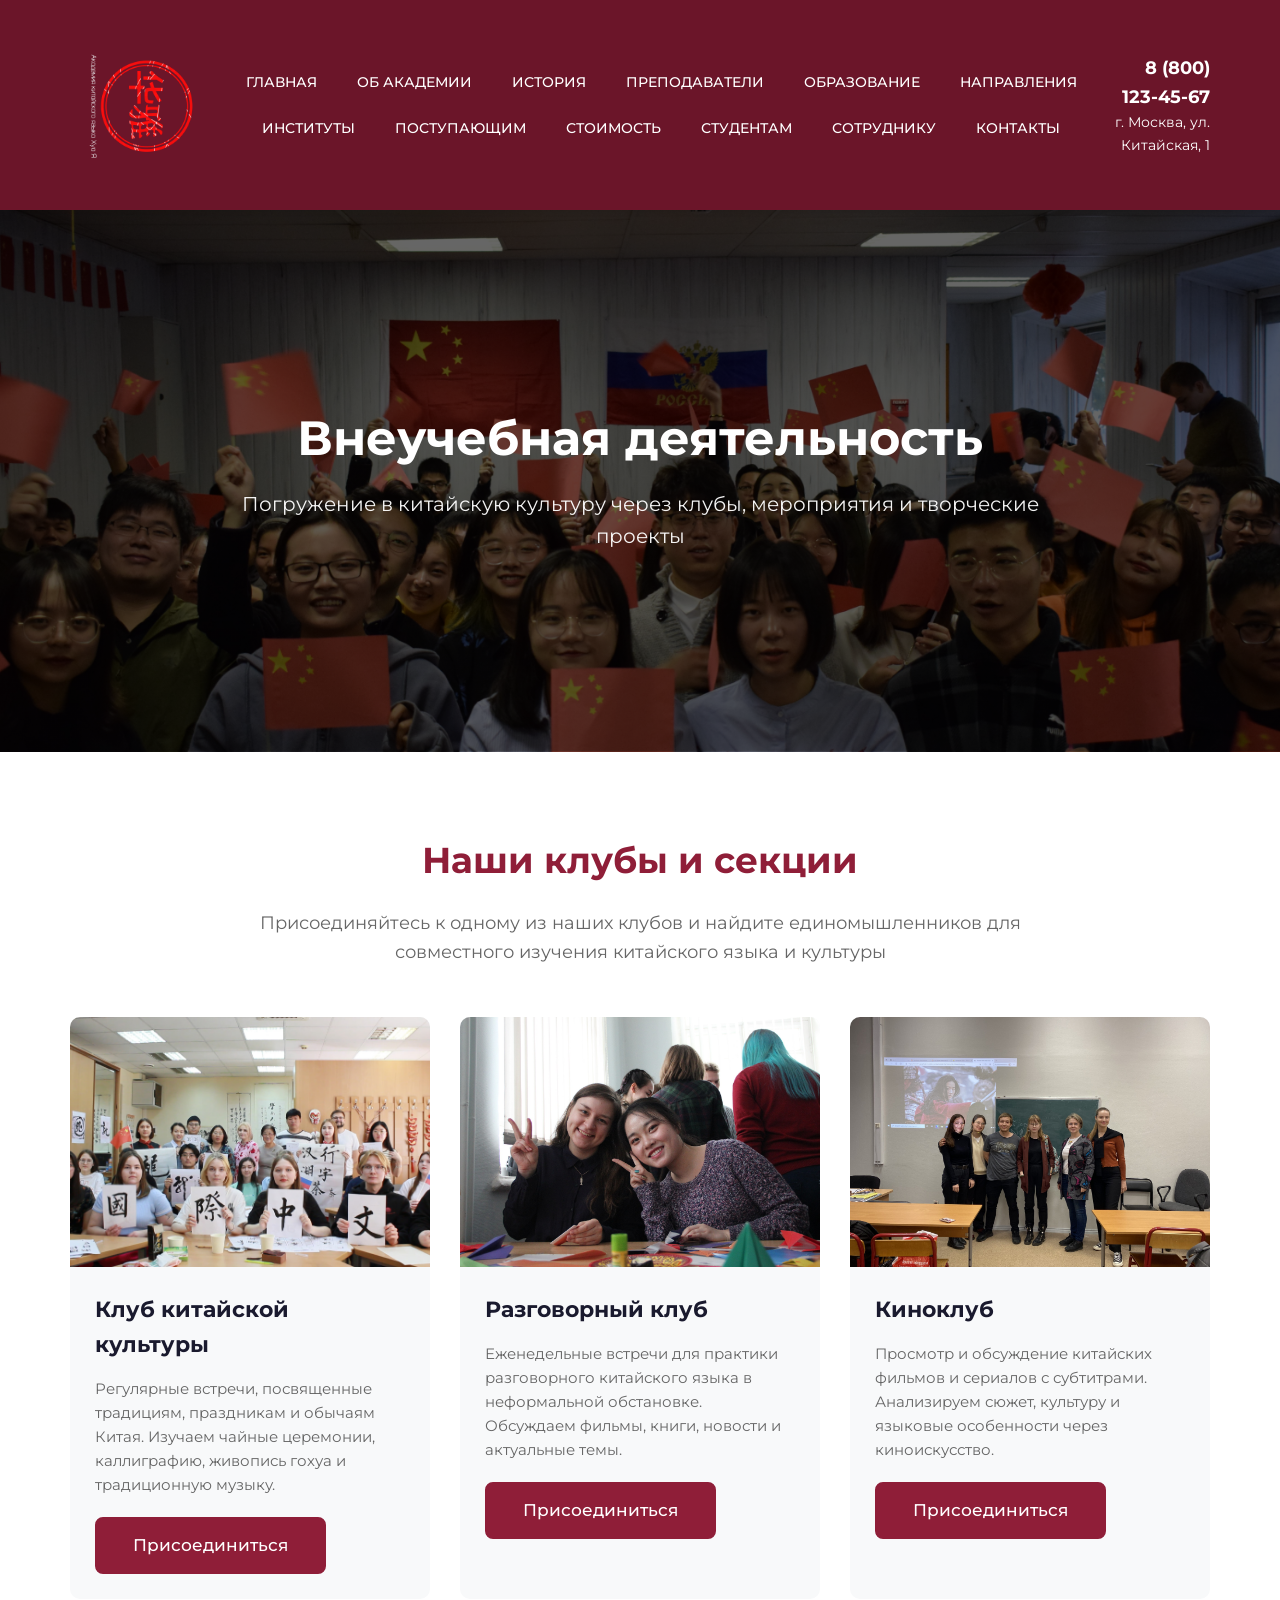
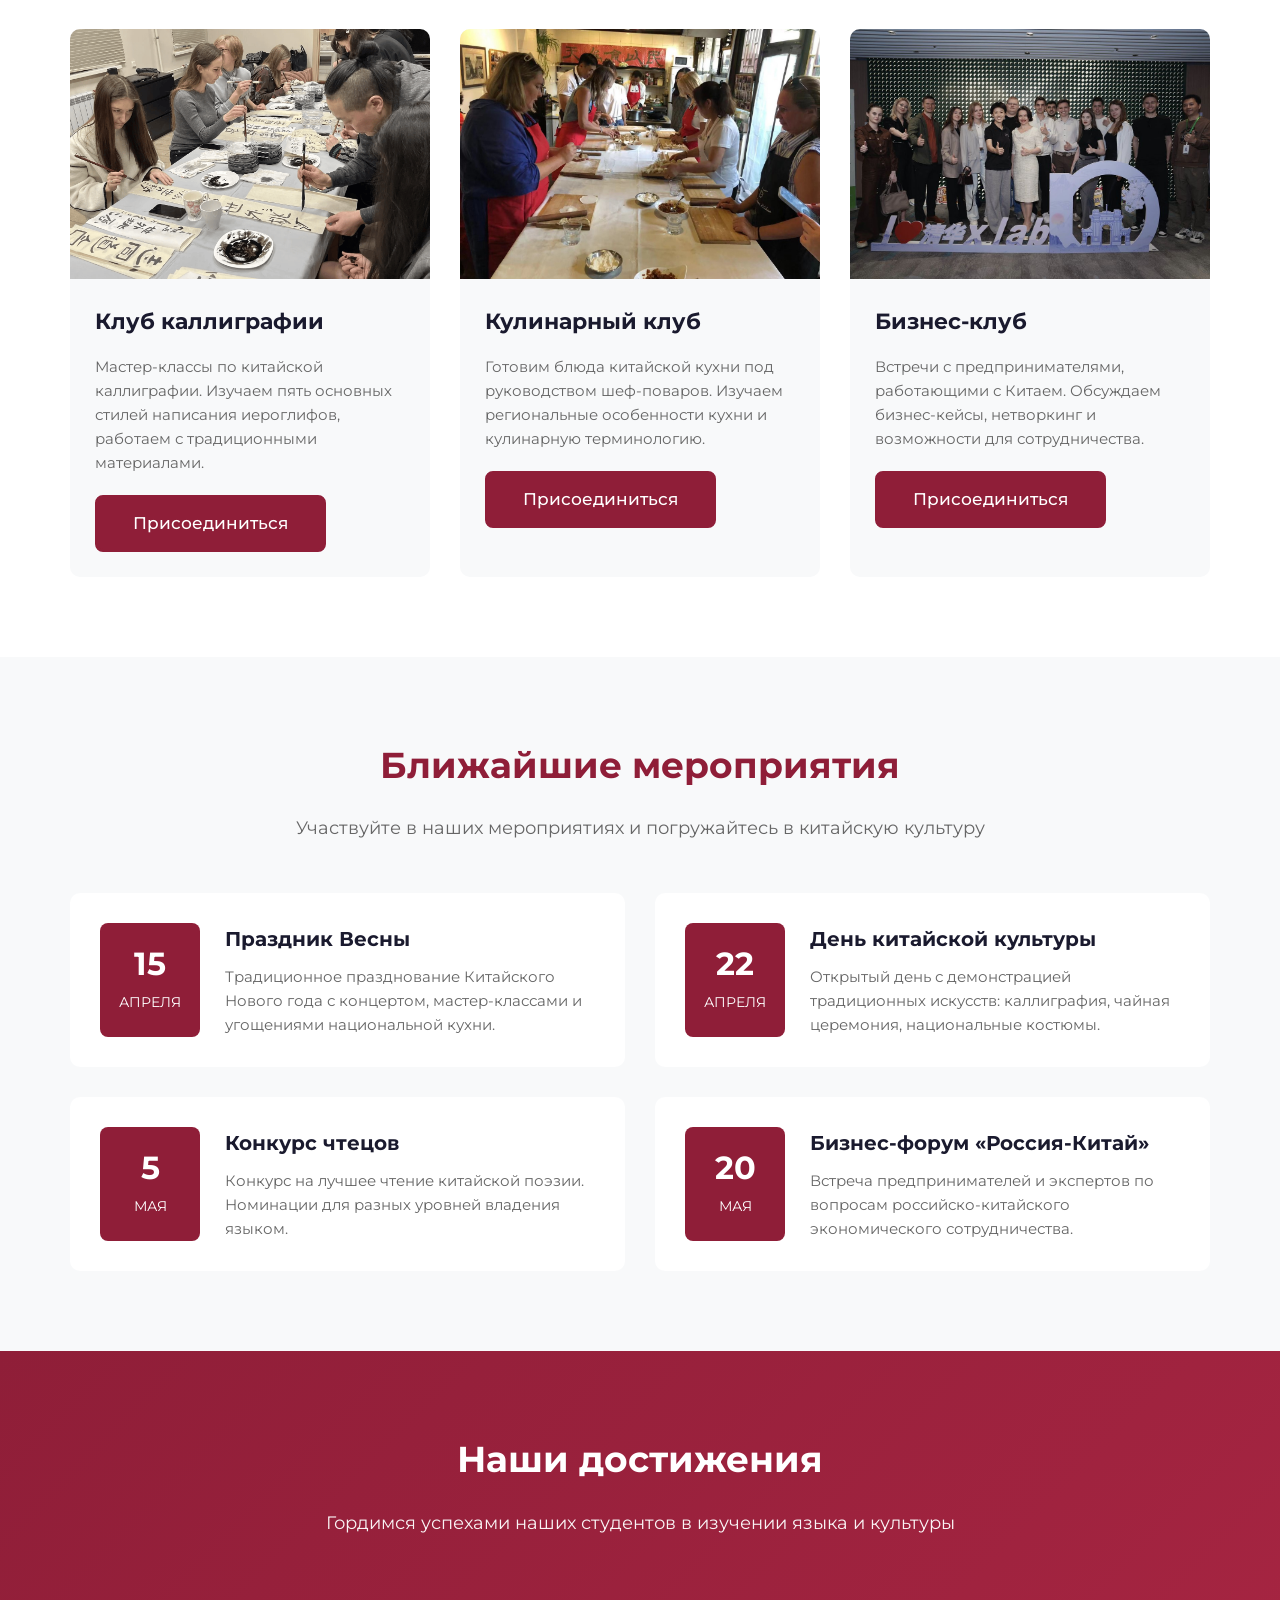
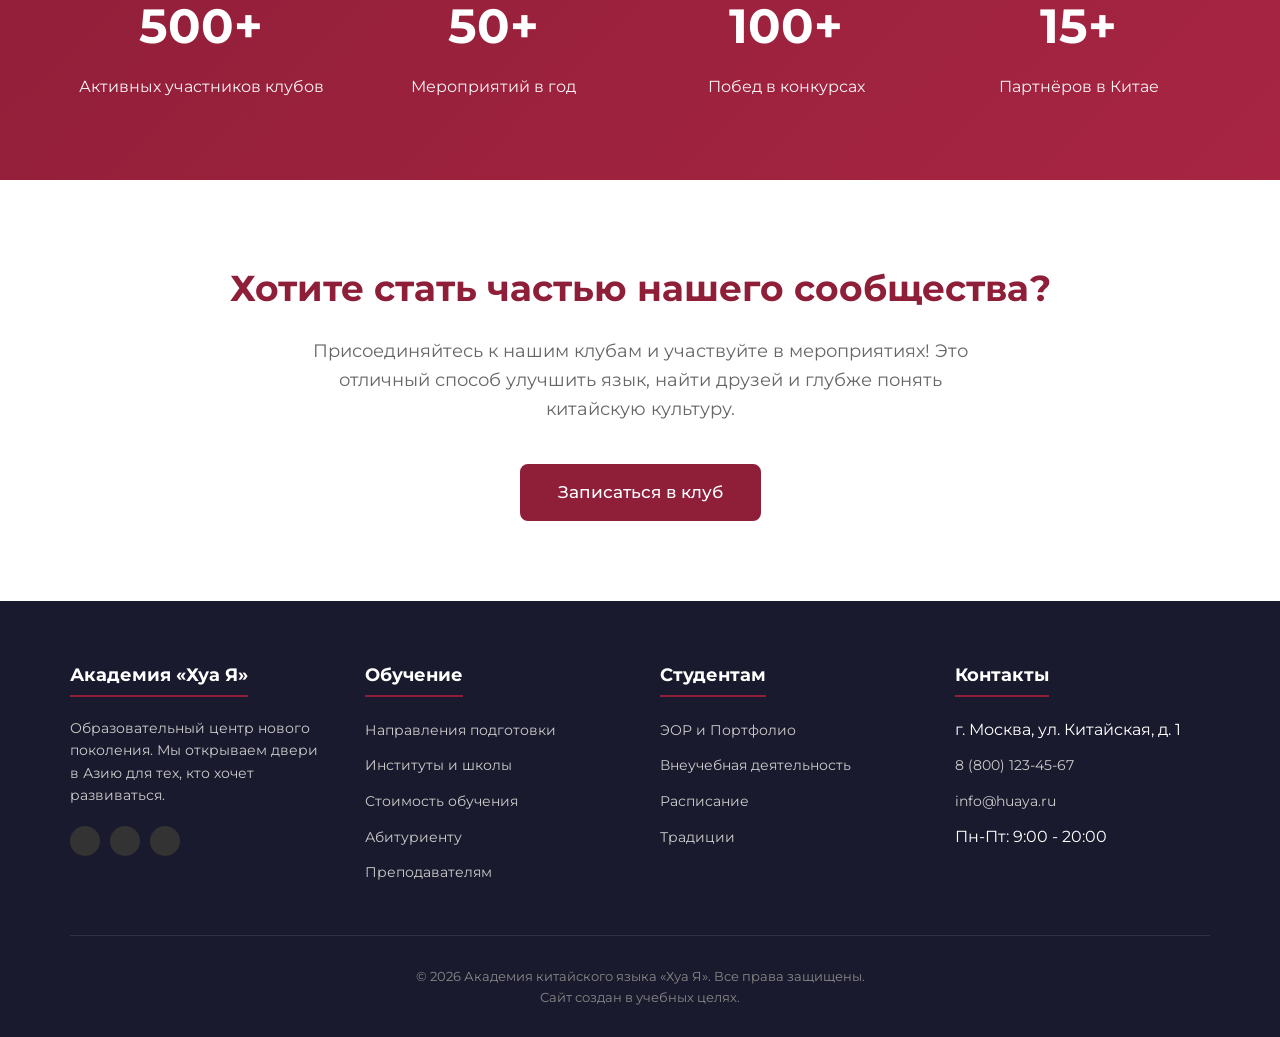
<file: extracurricular.html>
<!DOCTYPE html>
<html lang="ru">
<head>
    <meta charset="UTF-8">
    <meta name="viewport" content="width=device-width, initial-scale=1.0">
    <title>Внеучебная деятельность | Хуа Я</title>
    <link href="https://fonts.googleapis.com/css2?family=Montserrat:wght@300;400;500;600;700;900&display=swap" rel="stylesheet">
    <link rel="stylesheet" href="style.css">
    <style>
        /* === КНОПКА СО ЗВЁЗДАМИ === */
        .star-btn {
            position: relative;
            padding: 12px 35px;
            background: #8f1e38;
            font-size: 17px;
            font-weight: 500;
            color: #fff;
            border: 3px solid #8f1e38;
            border-radius: 8px;
            box-shadow: 0 0 0 #8f1e388c;
            transition: all 0.3s ease-in-out;
            cursor: pointer;
            text-decoration: none;
            display: inline-flex;
            align-items: center;
            justify-content: center;
            gap: 8px;
            font-family: 'Montserrat', sans-serif;
        }

        .star-btn .star-1,
        .star-btn .star-2,
        .star-btn .star-3,
        .star-btn .star-4,
        .star-btn .star-5,
        .star-btn .star-6 {
            position: absolute;
            width: 25px;
            height: auto;
            filter: drop-shadow(0 0 0 #fffdef);
            z-index: -5;
            transition: all 1s cubic-bezier(0.05, 0.83, 0.43, 0.96);
            pointer-events: none;
        }

        .star-btn .star-1 { top: 20%; left: 20%; width: 25px; }
        .star-btn .star-2 { top: 45%; left: 45%; width: 15px; transition: all 1s cubic-bezier(0, 0.4, 0, 1.01); }
        .star-btn .star-3 { top: 40%; left: 40%; width: 5px; transition: all 1s cubic-bezier(0, 0.4, 0, 1.01); }
        .star-btn .star-4 { top: 20%; left: 40%; width: 8px; transition: all 0.8s cubic-bezier(0, 0.4, 0, 1.01); }
        .star-btn .star-5 { top: 25%; left: 45%; width: 15px; transition: all 0.6s cubic-bezier(0, 0.4, 0, 1.01); }
        .star-btn .star-6 { top: 5%; left: 50%; width: 5px; transition: all 0.8s ease; }

        .star-btn:hover {
            background: transparent;
            color: #8f1e38;
            box-shadow: 0 0 25px #8f1e388c;
        }

        .star-btn:hover .star-1 {
            top: -80%; left: -30%;
            filter: drop-shadow(0 0 10px #fffdef);
            z-index: 2;
        }
        .star-btn:hover .star-2 {
            top: -25%; left: 10%;
            filter: drop-shadow(0 0 10px #fffdef);
            z-index: 2;
        }
        .star-btn:hover .star-3 {
            top: 55%; left: 25%;
            filter: drop-shadow(0 0 10px #fffdef);
            z-index: 2;
        }
        .star-btn:hover .star-4 {
            top: 30%; left: 80%;
            filter: drop-shadow(0 0 10px #fffdef);
            z-index: 2;
        }
        .star-btn:hover .star-5 {
            top: 25%; left: 115%;
            filter: drop-shadow(0 0 10px #fffdef);
            z-index: 2;
        }
        .star-btn:hover .star-6 {
            top: 5%; left: 60%;
            filter: drop-shadow(0 0 10px #fffdef);
            z-index: 2;
        }

        .star-btn .fil0 { fill: #fffdef; }

        /* === СТИЛИ ДЛЯ СТРАНИЦЫ ВНЕУЧЕБНАЯ ДЕЯТЕЛЬНОСТЬ === */
        .clubs-section {
            padding: 80px 0;
            background: #fff;
        }

        .clubs-grid {
            display: grid;
            grid-template-columns: repeat(3, 1fr);
            gap: 30px;
            margin-top: 50px;
        }

        .club-card {
            background: #f8f9fa;
            border-radius: 10px;
            overflow: hidden;
            transition: 0.3s;
        }

        .club-card:hover {
            transform: translateY(-5px);
            box-shadow: 0 10px 30px rgba(0,0,0,0.15);
        }

        .club-card__image {
            width: 100%;
            height: 250px;
            background: #f0f0f0;
        }

        .club-card__image img {
            width: 100%;
            height: 100%;
            object-fit: cover;
        }

        .club-card__content {
            padding: 25px;
        }

        .club-card__title {
            font-size: 22px;
            color: #1a1a2e;
            margin-bottom: 15px;
        }

        .club-card__text {
            font-size: 15px;
            color: #666;
            line-height: 1.6;
            margin-bottom: 20px;
        }

        .events-section {
            padding: 80px 0;
            background: #f8f9fa;
        }

        .events-grid {
            display: grid;
            grid-template-columns: repeat(2, 1fr);
            gap: 30px;
            margin-top: 50px;
        }

        .event-card {
            background: #fff;
            border-radius: 10px;
            padding: 30px;
            display: flex;
            gap: 25px;
            transition: 0.3s;
        }

        .event-card:hover {
            box-shadow: 0 10px 30px rgba(0,0,0,0.15);
        }

        .event-card__date {
            min-width: 100px;
            text-align: center;
            padding: 15px;
            background: #8f1e38;
            color: #fff;
            border-radius: 8px;
        }

        .event-card__day {
            font-size: 32px;
            font-weight: 700;
            display: block;
        }

        .event-card__month {
            font-size: 14px;
            text-transform: uppercase;
        }

        .event-card__content {
            flex: 1;
        }

        .event-card__title {
            font-size: 20px;
            color: #1a1a2e;
            margin-bottom: 10px;
        }

        .event-card__text {
            font-size: 15px;
            color: #666;
            line-height: 1.6;
        }

        .achievements-section {
            padding: 80px 0;
            background: linear-gradient(135deg, #8f1e38 0%, #a72542 100%);
            color: #fff;
            text-align: center;
        }

        .achievements-grid {
            display: grid;
            grid-template-columns: repeat(4, 1fr);
            gap: 30px;
            margin-top: 50px;
        }

        .achievement-item {
            text-align: center;
        }

        .achievement-item__number {
            font-size: 48px;
            font-weight: 700;
            margin-bottom: 10px;
        }

        .achievement-item__text {
            font-size: 16px;
            opacity: 0.95;
        }

        .cta-section {
            padding: 80px 0;
            text-align: center;
        }

        .cta-section h2 {
            font-size: 36px;
            color: #8f1e38;
            margin-bottom: 20px;
        }

        .cta-section p {
            font-size: 18px;
            color: #666;
            max-width: 700px;
            margin: 0 auto 40px;
            line-height: 1.6;
        }
    </style>
</head>
<body>

    <!-- ==================== ШАПКА САЙТА ==================== -->
    <header class="header">
        <div class="container header__container">
            <a href="index.html" class="logo">
                <img src="images/ЛОГОТИП1.png" alt="Логотип Академии Хуа Я">
            </a>
            
            <nav class="nav">
                <ul class="nav__list">
                    <li><a href="index.html" class="nav__link">Главная</a></li>
                    <li><a href="about.html" class="nav__link">Об Академии</a></li>
                    <li><a href="history.html" class="nav__link">История</a></li>
                    <li><a href="staff.html" class="nav__link">Преподаватели</a></li>
                    <li><a href="education.html" class="nav__link">Образование</a></li>
                    <li><a href="directions.html" class="nav__link">Направления</a></li>
                    <li><a href="institutes.html" class="nav__link">Институты</a></li>
                    <li><a href="applicants.html" class="nav__link">Поступающим</a></li>
                    <li><a href="tuition.html" class="nav__link">Стоимость</a></li>
                    <li><a href="students.html" class="nav__link">Студентам</a></li>
                    <li><a href="employees.html" class="nav__link">Сотруднику</a></li>
                    <li><a href="contacts.html" class="nav__link">Контакты</a></li>
                </ul>
            </nav>

            <div class="header__contacts">
                <a href="tel:+78001234567" class="phone">8 (800) 123-45-67</a>
                <span>г. Москва, ул. Китайская, 1</span>
            </div>
        </div>
    </header>

    <!-- ==================== ЗАГОЛОВОК СТРАНИЦЫ ==================== -->
    <section class="page-header" style="background: linear-gradient(rgba(0,0,0,0.6), rgba(0,0,0,0.6)), url('images/1111.jpg'); background-size: cover; background-position: center; padding: 200px 0; color: #fff; text-align: center;">
        <div class="container">
            <h1 style="font-size: 48px; margin-bottom: 20px; color: #fff;">Внеучебная деятельность</h1>
            <p style="font-size: 20px; max-width: 800px; margin: 0 auto; opacity: 0.95;">
                Погружение в китайскую культуру через клубы, мероприятия и творческие проекты
            </p>
        </div>
    </section>

    <!-- ==================== КЛУБЫ И СЕКЦИИ ==================== -->
    <section class="clubs-section">
        <div class="container">
            <h2 style="text-align: center; font-size: 36px; color: #8f1e38; margin-bottom: 20px;">Наши клубы и секции</h2>
            <p style="text-align: center; font-size: 18px; color: #666; max-width: 800px; margin: 0 auto 50px;">
                Присоединяйтесь к одному из наших клубов и найдите единомышленников для совместного изучения китайского языка и культуры
            </p>
            
            <div class="clubs-grid">
                <div class="club-card">
                    <div class="club-card__image">
                        <img src="images/2222.jpg" alt="Клуб китайской культуры">
                    </div>
                    <div class="club-card__content">
                        <h3 class="club-card__title">Клуб китайской культуры</h3>
                        <p class="club-card__text">
                            Регулярные встречи, посвященные традициям, праздникам и обычаям Китая. 
                            Изучаем чайные церемонии, каллиграфию, живопись гохуа и традиционную музыку.
                        </p>
                        <a href="contacts.html" class="star-btn">
                            Присоединиться
                            <div class="star-1"><svg xmlns="http://www.w3.org/2000/svg" viewBox="0 0 784.11 815.53"><path class="fil0" d="M392.05 0c-20.9,210.08 -184.06,378.41 -392.05,407.78 207.96,29.37 371.12,197.68 392.05,407.74 20.93,-210.06 184.09,-378.37 392.05,-407.74 -207.98,-29.38 -371.16,-197.69 -392.06,-407.78z"/></svg></div>
                            <div class="star-2"><svg xmlns="http://www.w3.org/2000/svg" viewBox="0 0 784.11 815.53"><path class="fil0" d="M392.05 0c-20.9,210.08 -184.06,378.41 -392.05,407.78 207.96,29.37 371.12,197.68 392.05,407.74 20.93,-210.06 184.09,-378.37 392.05,-407.74 -207.98,-29.38 -371.16,-197.69 -392.06,-407.78z"/></svg></div>
                            <div class="star-3"><svg xmlns="http://www.w3.org/2000/svg" viewBox="0 0 784.11 815.53"><path class="fil0" d="M392.05 0c-20.9,210.08 -184.06,378.41 -392.05,407.78 207.96,29.37 371.12,197.68 392.05,407.74 20.93,-210.06 184.09,-378.37 392.05,-407.74 -207.98,-29.38 -371.16,-197.69 -392.06,-407.78z"/></svg></div>
                            <div class="star-4"><svg xmlns="http://www.w3.org/2000/svg" viewBox="0 0 784.11 815.53"><path class="fil0" d="M392.05 0c-20.9,210.08 -184.06,378.41 -392.05,407.78 207.96,29.37 371.12,197.68 392.05,407.74 20.93,-210.06 184.09,-378.37 392.05,-407.74 -207.98,-29.38 -371.16,-197.69 -392.06,-407.78z"/></svg></div>
                            <div class="star-5"><svg xmlns="http://www.w3.org/2000/svg" viewBox="0 0 784.11 815.53"><path class="fil0" d="M392.05 0c-20.9,210.08 -184.06,378.41 -392.05,407.78 207.96,29.37 371.12,197.68 392.05,407.74 20.93,-210.06 184.09,-378.37 392.05,-407.74 -207.98,-29.38 -371.16,-197.69 -392.06,-407.78z"/></svg></div>
                            <div class="star-6"><svg xmlns="http://www.w3.org/2000/svg" viewBox="0 0 784.11 815.53"><path class="fil0" d="M392.05 0c-20.9,210.08 -184.06,378.41 -392.05,407.78 207.96,29.37 371.12,197.68 392.05,407.74 20.93,-210.06 184.09,-378.37 392.05,-407.74 -207.98,-29.38 -371.16,-197.69 -392.06,-407.78z"/></svg></div>
                        </a>
                    </div>
                </div>

                <div class="club-card">
                    <div class="club-card__image">
                        <img src="images/3333.jpg" alt="Разговорный клуб">
                    </div>
                    <div class="club-card__content">
                        <h3 class="club-card__title">Разговорный клуб</h3>
                        <p class="club-card__text">
                            Еженедельные встречи для практики разговорного китайского языка 
                            в неформальной обстановке. Обсуждаем фильмы, книги, новости и актуальные темы.
                        </p>
                        <a href="contacts.html" class="star-btn">
                            Присоединиться
                            <div class="star-1"><svg xmlns="http://www.w3.org/2000/svg" viewBox="0 0 784.11 815.53"><path class="fil0" d="M392.05 0c-20.9,210.08 -184.06,378.41 -392.05,407.78 207.96,29.37 371.12,197.68 392.05,407.74 20.93,-210.06 184.09,-378.37 392.05,-407.74 -207.98,-29.38 -371.16,-197.69 -392.06,-407.78z"/></svg></div>
                            <div class="star-2"><svg xmlns="http://www.w3.org/2000/svg" viewBox="0 0 784.11 815.53"><path class="fil0" d="M392.05 0c-20.9,210.08 -184.06,378.41 -392.05,407.78 207.96,29.37 371.12,197.68 392.05,407.74 20.93,-210.06 184.09,-378.37 392.05,-407.74 -207.98,-29.38 -371.16,-197.69 -392.06,-407.78z"/></svg></div>
                            <div class="star-3"><svg xmlns="http://www.w3.org/2000/svg" viewBox="0 0 784.11 815.53"><path class="fil0" d="M392.05 0c-20.9,210.08 -184.06,378.41 -392.05,407.78 207.96,29.37 371.12,197.68 392.05,407.74 20.93,-210.06 184.09,-378.37 392.05,-407.74 -207.98,-29.38 -371.16,-197.69 -392.06,-407.78z"/></svg></div>
                            <div class="star-4"><svg xmlns="http://www.w3.org/2000/svg" viewBox="0 0 784.11 815.53"><path class="fil0" d="M392.05 0c-20.9,210.08 -184.06,378.41 -392.05,407.78 207.96,29.37 371.12,197.68 392.05,407.74 20.93,-210.06 184.09,-378.37 392.05,-407.74 -207.98,-29.38 -371.16,-197.69 -392.06,-407.78z"/></svg></div>
                            <div class="star-5"><svg xmlns="http://www.w3.org/2000/svg" viewBox="0 0 784.11 815.53"><path class="fil0" d="M392.05 0c-20.9,210.08 -184.06,378.41 -392.05,407.78 207.96,29.37 371.12,197.68 392.05,407.74 20.93,-210.06 184.09,-378.37 392.05,-407.74 -207.98,-29.38 -371.16,-197.69 -392.06,-407.78z"/></svg></div>
                            <div class="star-6"><svg xmlns="http://www.w3.org/2000/svg" viewBox="0 0 784.11 815.53"><path class="fil0" d="M392.05 0c-20.9,210.08 -184.06,378.41 -392.05,407.78 207.96,29.37 371.12,197.68 392.05,407.74 20.93,-210.06 184.09,-378.37 392.05,-407.74 -207.98,-29.38 -371.16,-197.69 -392.06,-407.78z"/></svg></div>
                        </a>
                    </div>
                </div>

                <div class="club-card">
                    <div class="club-card__image">
                        <img src="images/4444.jpg" alt="Киноклуб">
                    </div>
                    <div class="club-card__content">
                        <h3 class="club-card__title">Киноклуб</h3>
                        <p class="club-card__text">
                            Просмотр и обсуждение китайских фильмов и сериалов с субтитрами. 
                            Анализируем сюжет, культуру и языковые особенности через киноискусство.
                        </p>
                        <a href="contacts.html" class="star-btn">
                            Присоединиться
                            <div class="star-1"><svg xmlns="http://www.w3.org/2000/svg" viewBox="0 0 784.11 815.53"><path class="fil0" d="M392.05 0c-20.9,210.08 -184.06,378.41 -392.05,407.78 207.96,29.37 371.12,197.68 392.05,407.74 20.93,-210.06 184.09,-378.37 392.05,-407.74 -207.98,-29.38 -371.16,-197.69 -392.06,-407.78z"/></svg></div>
                            <div class="star-2"><svg xmlns="http://www.w3.org/2000/svg" viewBox="0 0 784.11 815.53"><path class="fil0" d="M392.05 0c-20.9,210.08 -184.06,378.41 -392.05,407.78 207.96,29.37 371.12,197.68 392.05,407.74 20.93,-210.06 184.09,-378.37 392.05,-407.74 -207.98,-29.38 -371.16,-197.69 -392.06,-407.78z"/></svg></div>
                            <div class="star-3"><svg xmlns="http://www.w3.org/2000/svg" viewBox="0 0 784.11 815.53"><path class="fil0" d="M392.05 0c-20.9,210.08 -184.06,378.41 -392.05,407.78 207.96,29.37 371.12,197.68 392.05,407.74 20.93,-210.06 184.09,-378.37 392.05,-407.74 -207.98,-29.38 -371.16,-197.69 -392.06,-407.78z"/></svg></div>
                            <div class="star-4"><svg xmlns="http://www.w3.org/2000/svg" viewBox="0 0 784.11 815.53"><path class="fil0" d="M392.05 0c-20.9,210.08 -184.06,378.41 -392.05,407.78 207.96,29.37 371.12,197.68 392.05,407.74 20.93,-210.06 184.09,-378.37 392.05,-407.74 -207.98,-29.38 -371.16,-197.69 -392.06,-407.78z"/></svg></div>
                            <div class="star-5"><svg xmlns="http://www.w3.org/2000/svg" viewBox="0 0 784.11 815.53"><path class="fil0" d="M392.05 0c-20.9,210.08 -184.06,378.41 -392.05,407.78 207.96,29.37 371.12,197.68 392.05,407.74 20.93,-210.06 184.09,-378.37 392.05,-407.74 -207.98,-29.38 -371.16,-197.69 -392.06,-407.78z"/></svg></div>
                            <div class="star-6"><svg xmlns="http://www.w3.org/2000/svg" viewBox="0 0 784.11 815.53"><path class="fil0" d="M392.05 0c-20.9,210.08 -184.06,378.41 -392.05,407.78 207.96,29.37 371.12,197.68 392.05,407.74 20.93,-210.06 184.09,-378.37 392.05,-407.74 -207.98,-29.38 -371.16,-197.69 -392.06,-407.78z"/></svg></div>
                        </a>
                    </div>
                </div>

                <div class="club-card">
                    <div class="club-card__image">
                        <img src="images/5555.png" alt="Каллиграфия">
                    </div>
                    <div class="club-card__content">
                        <h3 class="club-card__title">Клуб каллиграфии</h3>
                        <p class="club-card__text">
                            Мастер-классы по китайской каллиграфии. Изучаем пять основных стилей 
                            написания иероглифов, работаем с традиционными материалами.
                        </p>
                        <a href="contacts.html" class="star-btn">
                            Присоединиться
                            <div class="star-1"><svg xmlns="http://www.w3.org/2000/svg" viewBox="0 0 784.11 815.53"><path class="fil0" d="M392.05 0c-20.9,210.08 -184.06,378.41 -392.05,407.78 207.96,29.37 371.12,197.68 392.05,407.74 20.93,-210.06 184.09,-378.37 392.05,-407.74 -207.98,-29.38 -371.16,-197.69 -392.06,-407.78z"/></svg></div>
                            <div class="star-2"><svg xmlns="http://www.w3.org/2000/svg" viewBox="0 0 784.11 815.53"><path class="fil0" d="M392.05 0c-20.9,210.08 -184.06,378.41 -392.05,407.78 207.96,29.37 371.12,197.68 392.05,407.74 20.93,-210.06 184.09,-378.37 392.05,-407.74 -207.98,-29.38 -371.16,-197.69 -392.06,-407.78z"/></svg></div>
                            <div class="star-3"><svg xmlns="http://www.w3.org/2000/svg" viewBox="0 0 784.11 815.53"><path class="fil0" d="M392.05 0c-20.9,210.08 -184.06,378.41 -392.05,407.78 207.96,29.37 371.12,197.68 392.05,407.74 20.93,-210.06 184.09,-378.37 392.05,-407.74 -207.98,-29.38 -371.16,-197.69 -392.06,-407.78z"/></svg></div>
                            <div class="star-4"><svg xmlns="http://www.w3.org/2000/svg" viewBox="0 0 784.11 815.53"><path class="fil0" d="M392.05 0c-20.9,210.08 -184.06,378.41 -392.05,407.78 207.96,29.37 371.12,197.68 392.05,407.74 20.93,-210.06 184.09,-378.37 392.05,-407.74 -207.98,-29.38 -371.16,-197.69 -392.06,-407.78z"/></svg></div>
                            <div class="star-5"><svg xmlns="http://www.w3.org/2000/svg" viewBox="0 0 784.11 815.53"><path class="fil0" d="M392.05 0c-20.9,210.08 -184.06,378.41 -392.05,407.78 207.96,29.37 371.12,197.68 392.05,407.74 20.93,-210.06 184.09,-378.37 392.05,-407.74 -207.98,-29.38 -371.16,-197.69 -392.06,-407.78z"/></svg></div>
                            <div class="star-6"><svg xmlns="http://www.w3.org/2000/svg" viewBox="0 0 784.11 815.53"><path class="fil0" d="M392.05 0c-20.9,210.08 -184.06,378.41 -392.05,407.78 207.96,29.37 371.12,197.68 392.05,407.74 20.93,-210.06 184.09,-378.37 392.05,-407.74 -207.98,-29.38 -371.16,-197.69 -392.06,-407.78z"/></svg></div>
                        </a>
                    </div>
                </div>

                <div class="club-card">
                    <div class="club-card__image">
                        <img src="images/6666.jpg" alt="Кулинарный клуб">
                    </div>
                    <div class="club-card__content">
                        <h3 class="club-card__title">Кулинарный клуб</h3>
                        <p class="club-card__text">
                            Готовим блюда китайской кухни под руководством шеф-поваров. 
                            Изучаем региональные особенности кухни и кулинарную терминологию.
                        </p>
                        <a href="contacts.html" class="star-btn">
                            Присоединиться
                            <div class="star-1"><svg xmlns="http://www.w3.org/2000/svg" viewBox="0 0 784.11 815.53"><path class="fil0" d="M392.05 0c-20.9,210.08 -184.06,378.41 -392.05,407.78 207.96,29.37 371.12,197.68 392.05,407.74 20.93,-210.06 184.09,-378.37 392.05,-407.74 -207.98,-29.38 -371.16,-197.69 -392.06,-407.78z"/></svg></div>
                            <div class="star-2"><svg xmlns="http://www.w3.org/2000/svg" viewBox="0 0 784.11 815.53"><path class="fil0" d="M392.05 0c-20.9,210.08 -184.06,378.41 -392.05,407.78 207.96,29.37 371.12,197.68 392.05,407.74 20.93,-210.06 184.09,-378.37 392.05,-407.74 -207.98,-29.38 -371.16,-197.69 -392.06,-407.78z"/></svg></div>
                            <div class="star-3"><svg xmlns="http://www.w3.org/2000/svg" viewBox="0 0 784.11 815.53"><path class="fil0" d="M392.05 0c-20.9,210.08 -184.06,378.41 -392.05,407.78 207.96,29.37 371.12,197.68 392.05,407.74 20.93,-210.06 184.09,-378.37 392.05,-407.74 -207.98,-29.38 -371.16,-197.69 -392.06,-407.78z"/></svg></div>
                            <div class="star-4"><svg xmlns="http://www.w3.org/2000/svg" viewBox="0 0 784.11 815.53"><path class="fil0" d="M392.05 0c-20.9,210.08 -184.06,378.41 -392.05,407.78 207.96,29.37 371.12,197.68 392.05,407.74 20.93,-210.06 184.09,-378.37 392.05,-407.74 -207.98,-29.38 -371.16,-197.69 -392.06,-407.78z"/></svg></div>
                            <div class="star-5"><svg xmlns="http://www.w3.org/2000/svg" viewBox="0 0 784.11 815.53"><path class="fil0" d="M392.05 0c-20.9,210.08 -184.06,378.41 -392.05,407.78 207.96,29.37 371.12,197.68 392.05,407.74 20.93,-210.06 184.09,-378.37 392.05,-407.74 -207.98,-29.38 -371.16,-197.69 -392.06,-407.78z"/></svg></div>
                            <div class="star-6"><svg xmlns="http://www.w3.org/2000/svg" viewBox="0 0 784.11 815.53"><path class="fil0" d="M392.05 0c-20.9,210.08 -184.06,378.41 -392.05,407.78 207.96,29.37 371.12,197.68 392.05,407.74 20.93,-210.06 184.09,-378.37 392.05,-407.74 -207.98,-29.38 -371.16,-197.69 -392.06,-407.78z"/></svg></div>
                        </a>
                    </div>
                </div>

                <div class="club-card">
                    <div class="club-card__image">
                        <img src="images/7777.JPG" alt="Бизнес-клуб">
                    </div>
                    <div class="club-card__content">
                        <h3 class="club-card__title">Бизнес-клуб</h3>
                        <p class="club-card__text">
                            Встречи с предпринимателями, работающими с Китаем. 
                            Обсуждаем бизнес-кейсы, нетворкинг и возможности для сотрудничества.
                        </p>
                        <a href="contacts.html" class="star-btn">
                            Присоединиться
                            <div class="star-1"><svg xmlns="http://www.w3.org/2000/svg" viewBox="0 0 784.11 815.53"><path class="fil0" d="M392.05 0c-20.9,210.08 -184.06,378.41 -392.05,407.78 207.96,29.37 371.12,197.68 392.05,407.74 20.93,-210.06 184.09,-378.37 392.05,-407.74 -207.98,-29.38 -371.16,-197.69 -392.06,-407.78z"/></svg></div>
                            <div class="star-2"><svg xmlns="http://www.w3.org/2000/svg" viewBox="0 0 784.11 815.53"><path class="fil0" d="M392.05 0c-20.9,210.08 -184.06,378.41 -392.05,407.78 207.96,29.37 371.12,197.68 392.05,407.74 20.93,-210.06 184.09,-378.37 392.05,-407.74 -207.98,-29.38 -371.16,-197.69 -392.06,-407.78z"/></svg></div>
                            <div class="star-3"><svg xmlns="http://www.w3.org/2000/svg" viewBox="0 0 784.11 815.53"><path class="fil0" d="M392.05 0c-20.9,210.08 -184.06,378.41 -392.05,407.78 207.96,29.37 371.12,197.68 392.05,407.74 20.93,-210.06 184.09,-378.37 392.05,-407.74 -207.98,-29.38 -371.16,-197.69 -392.06,-407.78z"/></svg></div>
                            <div class="star-4"><svg xmlns="http://www.w3.org/2000/svg" viewBox="0 0 784.11 815.53"><path class="fil0" d="M392.05 0c-20.9,210.08 -184.06,378.41 -392.05,407.78 207.96,29.37 371.12,197.68 392.05,407.74 20.93,-210.06 184.09,-378.37 392.05,-407.74 -207.98,-29.38 -371.16,-197.69 -392.06,-407.78z"/></svg></div>
                            <div class="star-5"><svg xmlns="http://www.w3.org/2000/svg" viewBox="0 0 784.11 815.53"><path class="fil0" d="M392.05 0c-20.9,210.08 -184.06,378.41 -392.05,407.78 207.96,29.37 371.12,197.68 392.05,407.74 20.93,-210.06 184.09,-378.37 392.05,-407.74 -207.98,-29.38 -371.16,-197.69 -392.06,-407.78z"/></svg></div>
                            <div class="star-6"><svg xmlns="http://www.w3.org/2000/svg" viewBox="0 0 784.11 815.53"><path class="fil0" d="M392.05 0c-20.9,210.08 -184.06,378.41 -392.05,407.78 207.96,29.37 371.12,197.68 392.05,407.74 20.93,-210.06 184.09,-378.37 392.05,-407.74 -207.98,-29.38 -371.16,-197.69 -392.06,-407.78z"/></svg></div>
                        </a>
                    </div>
                </div>
            </div>
        </div>
    </section>

    <!-- ==================== МЕРОПРИЯТИЯ ==================== -->
    <section class="events-section">
        <div class="container">
            <h2 style="text-align: center; font-size: 36px; color: #8f1e38; margin-bottom: 20px;">Ближайшие мероприятия</h2>
            <p style="text-align: center; font-size: 18px; color: #666; max-width: 800px; margin: 0 auto 50px;">
                Участвуйте в наших мероприятиях и погружайтесь в китайскую культуру
            </p>
            
            <div class="events-grid">
                <div class="event-card">
                    <div class="event-card__date">
                        <span class="event-card__day">15</span>
                        <span class="event-card__month">апреля</span>
                    </div>
                    <div class="event-card__content">
                        <h3 class="event-card__title">Праздник Весны</h3>
                        <p class="event-card__text">
                            Традиционное празднование Китайского Нового года с концертом, 
                            мастер-классами и угощениями национальной кухни.
                        </p>
                    </div>
                </div>

                <div class="event-card">
                    <div class="event-card__date">
                        <span class="event-card__day">22</span>
                        <span class="event-card__month">апреля</span>
                    </div>
                    <div class="event-card__content">
                        <h3 class="event-card__title">День китайской культуры</h3>
                        <p class="event-card__text">
                            Открытый день с демонстрацией традиционных искусств: 
                            каллиграфия, чайная церемония, национальные костюмы.
                        </p>
                    </div>
                </div>

                <div class="event-card">
                    <div class="event-card__date">
                        <span class="event-card__day">5</span>
                        <span class="event-card__month">мая</span>
                    </div>
                    <div class="event-card__content">
                        <h3 class="event-card__title">Конкурс чтецов</h3>
                        <p class="event-card__text">
                            Конкурс на лучшее чтение китайской поэзии. 
                            Номинации для разных уровней владения языком.
                        </p>
                    </div>
                </div>

                <div class="event-card">
                    <div class="event-card__date">
                        <span class="event-card__day">20</span>
                        <span class="event-card__month">мая</span>
                    </div>
                    <div class="event-card__content">
                        <h3 class="event-card__title">Бизнес-форум «Россия-Китай»</h3>
                        <p class="event-card__text">
                            Встреча предпринимателей и экспертов по вопросам 
                            российско-китайского экономического сотрудничества.
                        </p>
                    </div>
                </div>
            </div>
        </div>
    </section>

    <!-- ==================== ДОСТИЖЕНИЯ ==================== -->
    <section class="achievements-section">
        <div class="container">
            <h2 style="font-size: 36px; margin-bottom: 20px; color: #fff;">Наши достижения</h2>
            <p style="font-size: 18px; max-width: 700px; margin: 0 auto 50px; opacity: 0.95;">
                Гордимся успехами наших студентов в изучении языка и культуры
            </p>
            
            <div class="achievements-grid">
                <div class="achievement-item">
                    <div class="achievement-item__number">500+</div>
                    <div class="achievement-item__text">Активных участников клубов</div>
                </div>
                <div class="achievement-item">
                    <div class="achievement-item__number">50+</div>
                    <div class="achievement-item__text">Мероприятий в год</div>
                </div>
                <div class="achievement-item">
                    <div class="achievement-item__number">100+</div>
                    <div class="achievement-item__text">Побед в конкурсах</div>
                </div>
                <div class="achievement-item">
                    <div class="achievement-item__number">15+</div>
                    <div class="achievement-item__text">Партнёров в Китае</div>
                </div>
            </div>
        </div>
    </section>

    <!-- ==================== ПРИЗЫВ К ДЕЙСТВИЮ ==================== -->
    <section class="cta-section">
        <div class="container">
            <h2>Хотите стать частью нашего сообщества?</h2>
            <p>
                Присоединяйтесь к нашим клубам и участвуйте в мероприятиях! 
                Это отличный способ улучшить язык, найти друзей и глубже понять китайскую культуру.
            </p>
            <a href="contacts.html" class="star-btn">
                Записаться в клуб
                <div class="star-1"><svg xmlns="http://www.w3.org/2000/svg" viewBox="0 0 784.11 815.53"><path class="fil0" d="M392.05 0c-20.9,210.08 -184.06,378.41 -392.05,407.78 207.96,29.37 371.12,197.68 392.05,407.74 20.93,-210.06 184.09,-378.37 392.05,-407.74 -207.98,-29.38 -371.16,-197.69 -392.06,-407.78z"/></svg></div>
                <div class="star-2"><svg xmlns="http://www.w3.org/2000/svg" viewBox="0 0 784.11 815.53"><path class="fil0" d="M392.05 0c-20.9,210.08 -184.06,378.41 -392.05,407.78 207.96,29.37 371.12,197.68 392.05,407.74 20.93,-210.06 184.09,-378.37 392.05,-407.74 -207.98,-29.38 -371.16,-197.69 -392.06,-407.78z"/></svg></div>
                <div class="star-3"><svg xmlns="http://www.w3.org/2000/svg" viewBox="0 0 784.11 815.53"><path class="fil0" d="M392.05 0c-20.9,210.08 -184.06,378.41 -392.05,407.78 207.96,29.37 371.12,197.68 392.05,407.74 20.93,-210.06 184.09,-378.37 392.05,-407.74 -207.98,-29.38 -371.16,-197.69 -392.06,-407.78z"/></svg></div>
                <div class="star-4"><svg xmlns="http://www.w3.org/2000/svg" viewBox="0 0 784.11 815.53"><path class="fil0" d="M392.05 0c-20.9,210.08 -184.06,378.41 -392.05,407.78 207.96,29.37 371.12,197.68 392.05,407.74 20.93,-210.06 184.09,-378.37 392.05,-407.74 -207.98,-29.38 -371.16,-197.69 -392.06,-407.78z"/></svg></div>
                <div class="star-5"><svg xmlns="http://www.w3.org/2000/svg" viewBox="0 0 784.11 815.53"><path class="fil0" d="M392.05 0c-20.9,210.08 -184.06,378.41 -392.05,407.78 207.96,29.37 371.12,197.68 392.05,407.74 20.93,-210.06 184.09,-378.37 392.05,-407.74 -207.98,-29.38 -371.16,-197.69 -392.06,-407.78z"/></svg></div>
                <div class="star-6"><svg xmlns="http://www.w3.org/2000/svg" viewBox="0 0 784.11 815.53"><path class="fil0" d="M392.05 0c-20.9,210.08 -184.06,378.41 -392.05,407.78 207.96,29.37 371.12,197.68 392.05,407.74 20.93,-210.06 184.09,-378.37 392.05,-407.74 -207.98,-29.38 -371.16,-197.69 -392.06,-407.78z"/></svg></div>
            </a>
        </div>
    </section>

    <!-- ==================== ПОДВАЛ ==================== -->
    <footer class="footer">
        <div class="container">
            <div class="footer__grid">
                <div>
                    <h4 class="footer__title">Академия «Хуа Я»</h4>
                    <p style="font-size: 14px; color: #ccc; margin-bottom: 20px;">
                        Образовательный центр нового поколения. 
                        Мы открываем двери в Азию для тех, кто хочет развиваться.
                    </p>
                    <div style="display: flex; gap: 10px;">
                        <div style="width: 30px; height: 30px; background: #333; border-radius: 50%;"></div>
                        <div style="width: 30px; height: 30px; background: #333; border-radius: 50%;"></div>
                        <div style="width: 30px; height: 30px; background: #333; border-radius: 50%;"></div>
                    </div>
                </div>
                
                <div>
                    <h4 class="footer__title">Обучение</h4>
                    <ul class="footer__list">
                        <li><a href="directions.html">Направления подготовки</a></li>
                        <li><a href="institutes.html">Институты и школы</a></li>
                        <li><a href="tuition.html">Стоимость обучения</a></li>
                        <li><a href="applicants.html">Абитуриенту</a></li>
                        <li><a href="employees.html">Преподавателям</a></li>
                    </ul>
                </div>

                <div>
                    <h4 class="footer__title">Студентам</h4>
                    <ul class="footer__list">
                        <li><a href="useful_info.html">ЭОР и Портфолио</a></li>
                        <li><a href="extracurricular.html">Внеучебная деятельность</a></li>
                        <li><a href="students.html">Расписание</a></li>
                        <li><a href="history.html">Традиции</a></li>
                    </ul>
                </div>

                <div>
                    <h4 class="footer__title">Контакты</h4>
                    <ul class="footer__list">
                        <li>г. Москва, ул. Китайская, д. 1</li>
                        <li><a href="tel:+78001234567">8 (800) 123-45-67</a></li>
                        <li><a href="mailto:info@huaya.ru">info@huaya.ru</a></li>
                        <li>Пн-Пт: 9:00 - 20:00</li>
                    </ul>
                </div>
            </div>
            
            <div class="footer__bottom">
                &copy; 2026 Академия китайского языка «Хуа Я». Все права защищены. <br>
                Сайт создан в учебных целях.
            </div>
        </div>
    </footer>

</body>
</html>
</file>
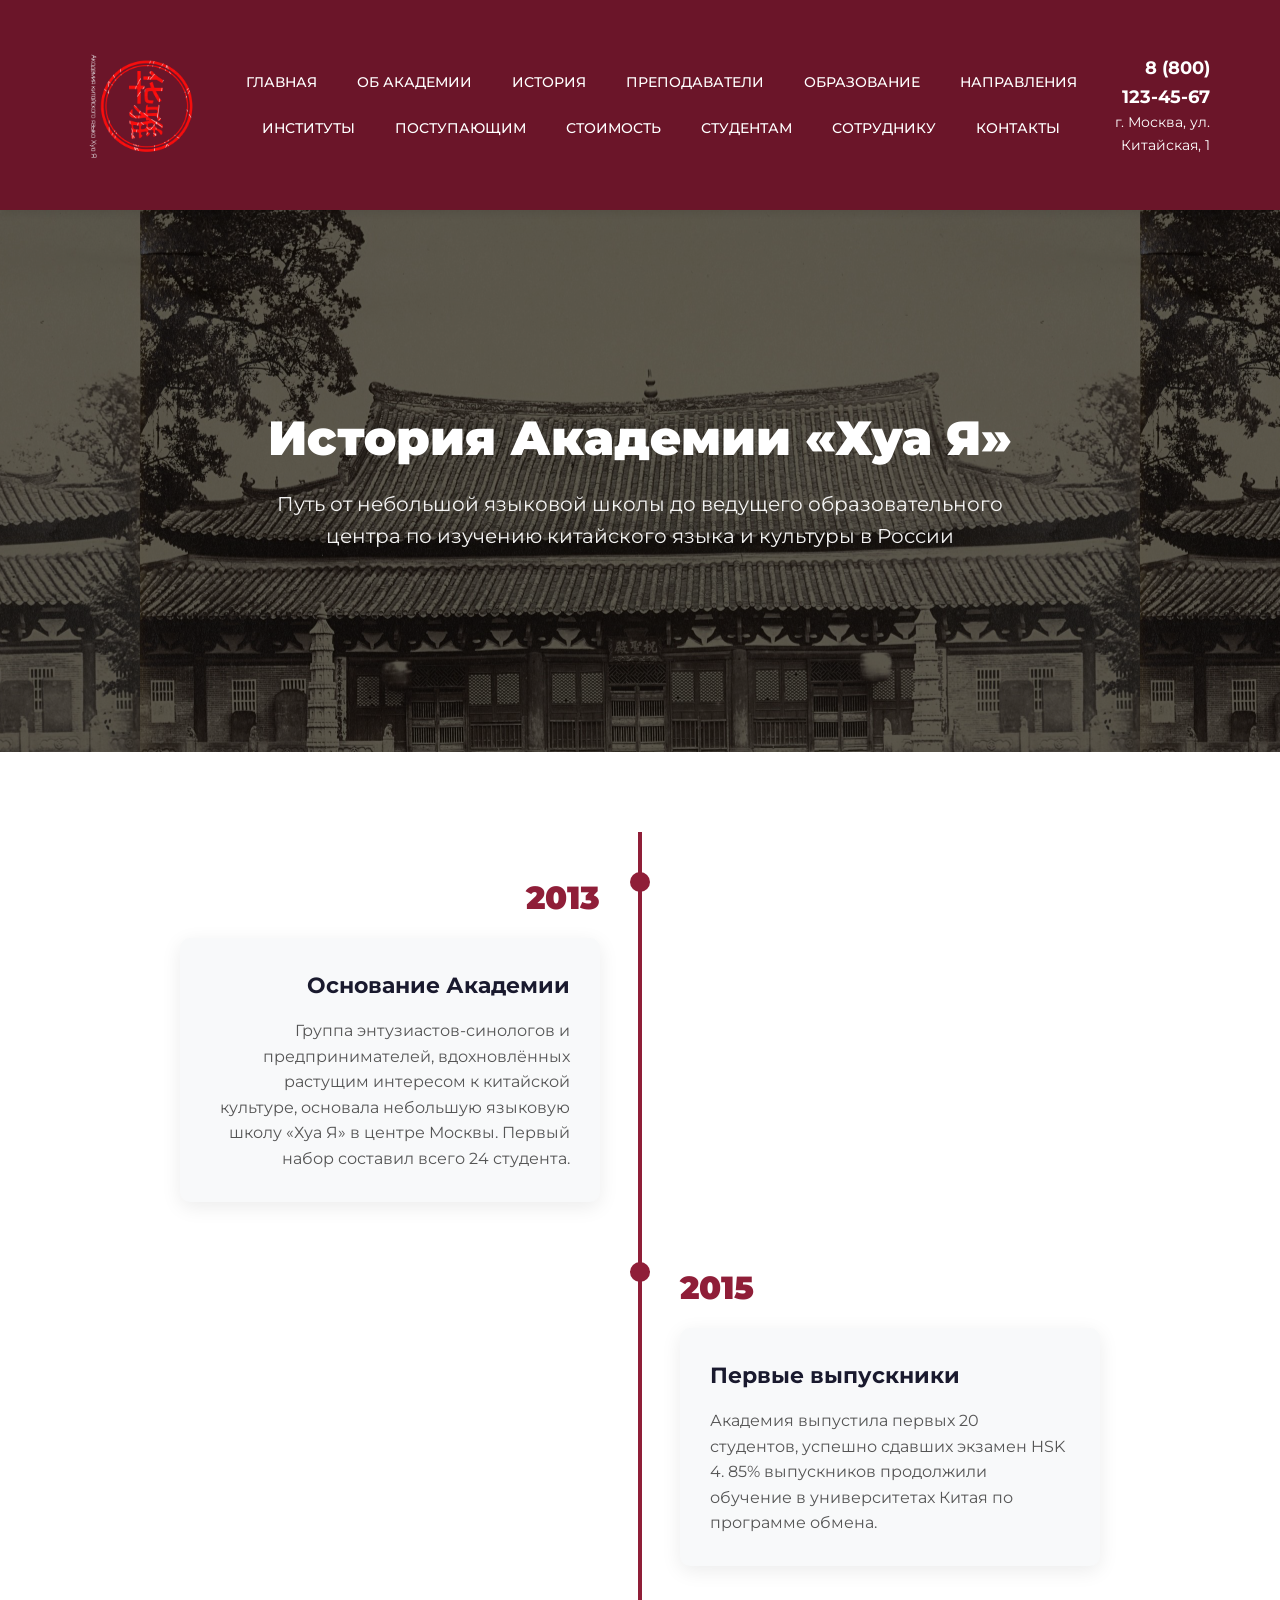
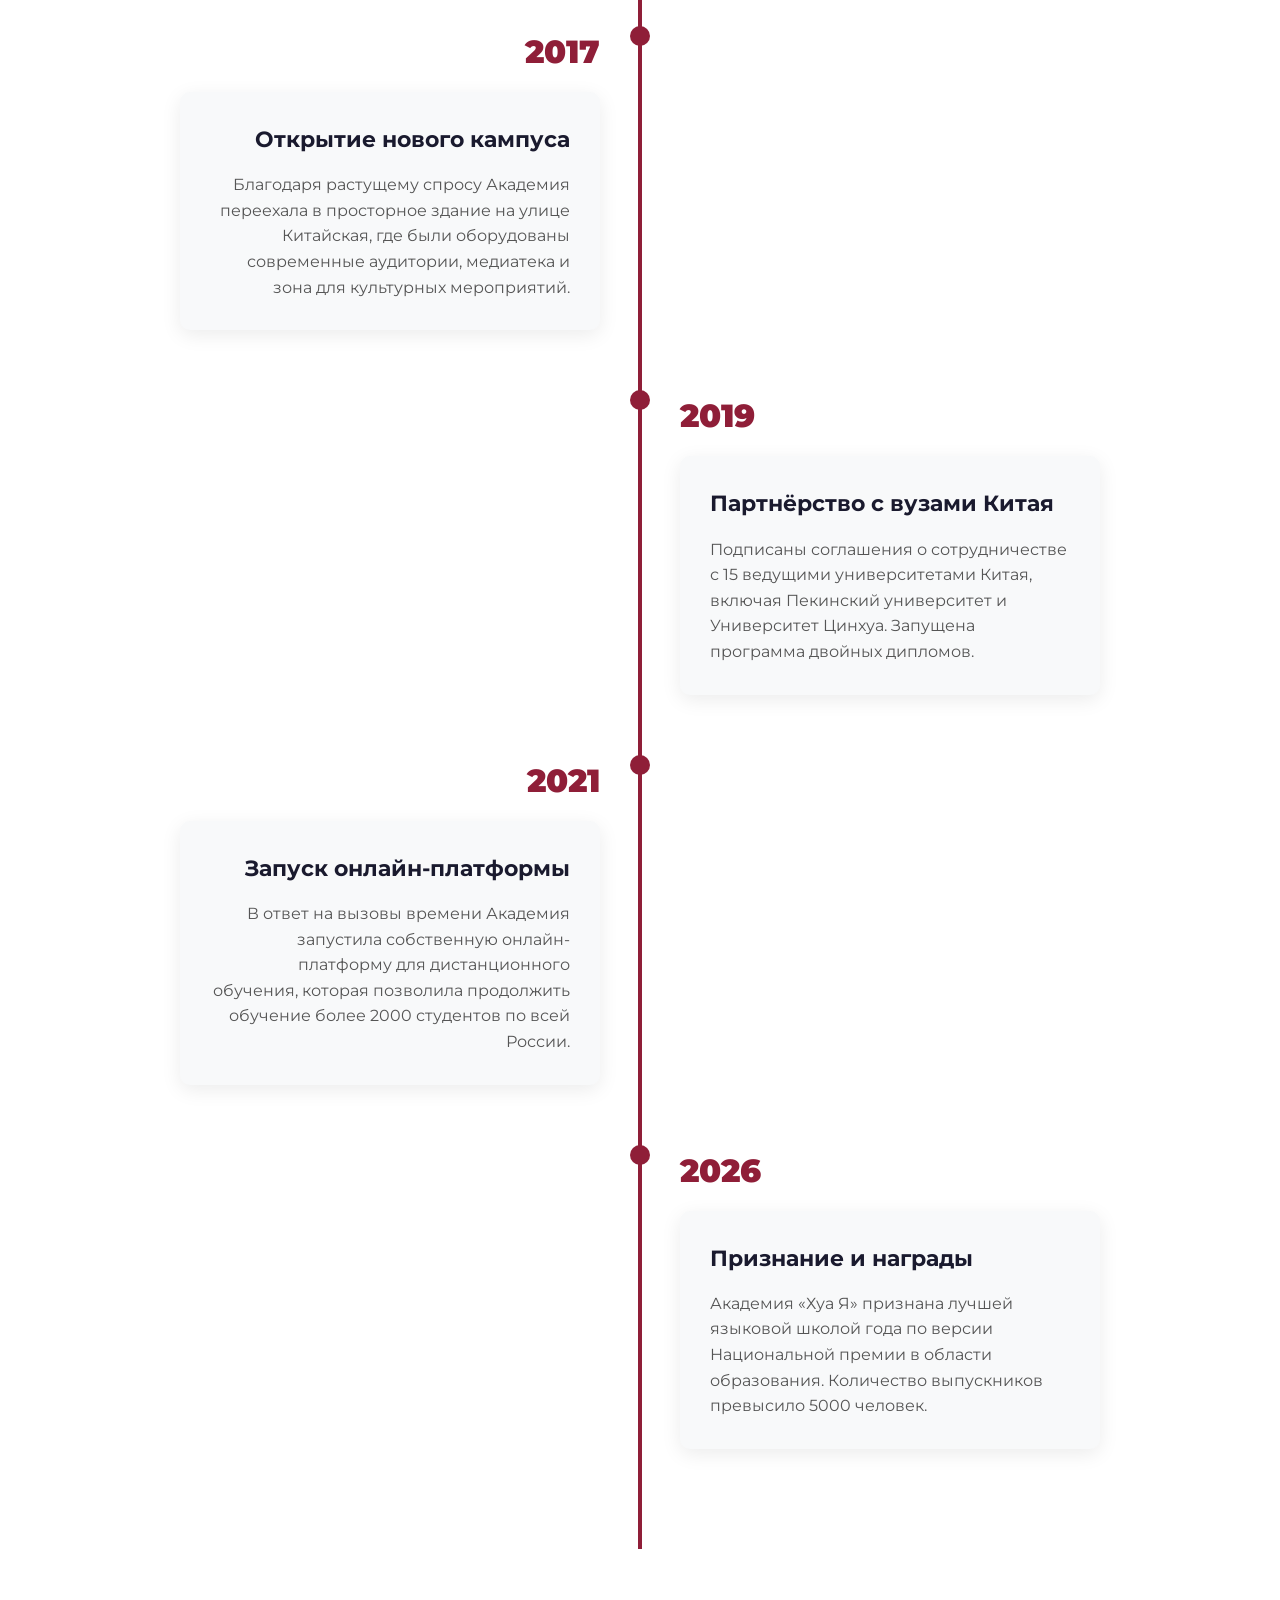
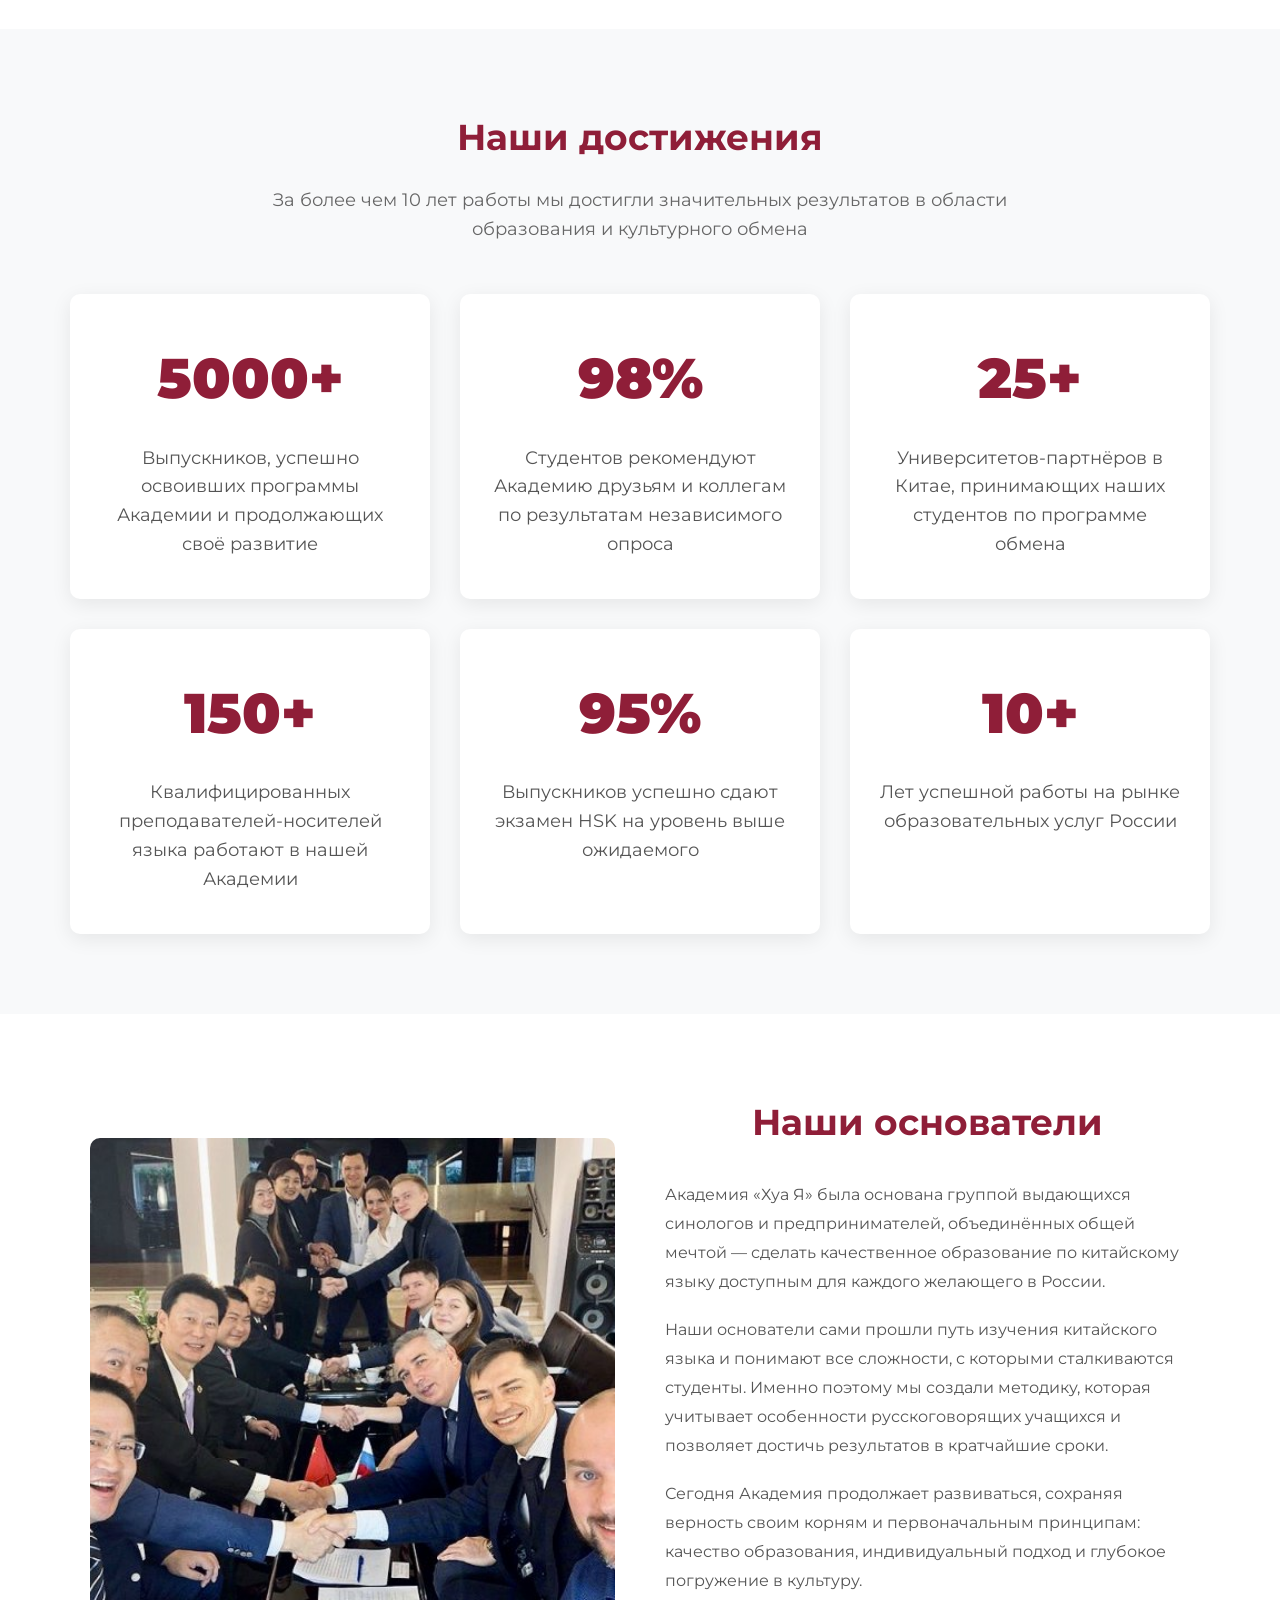
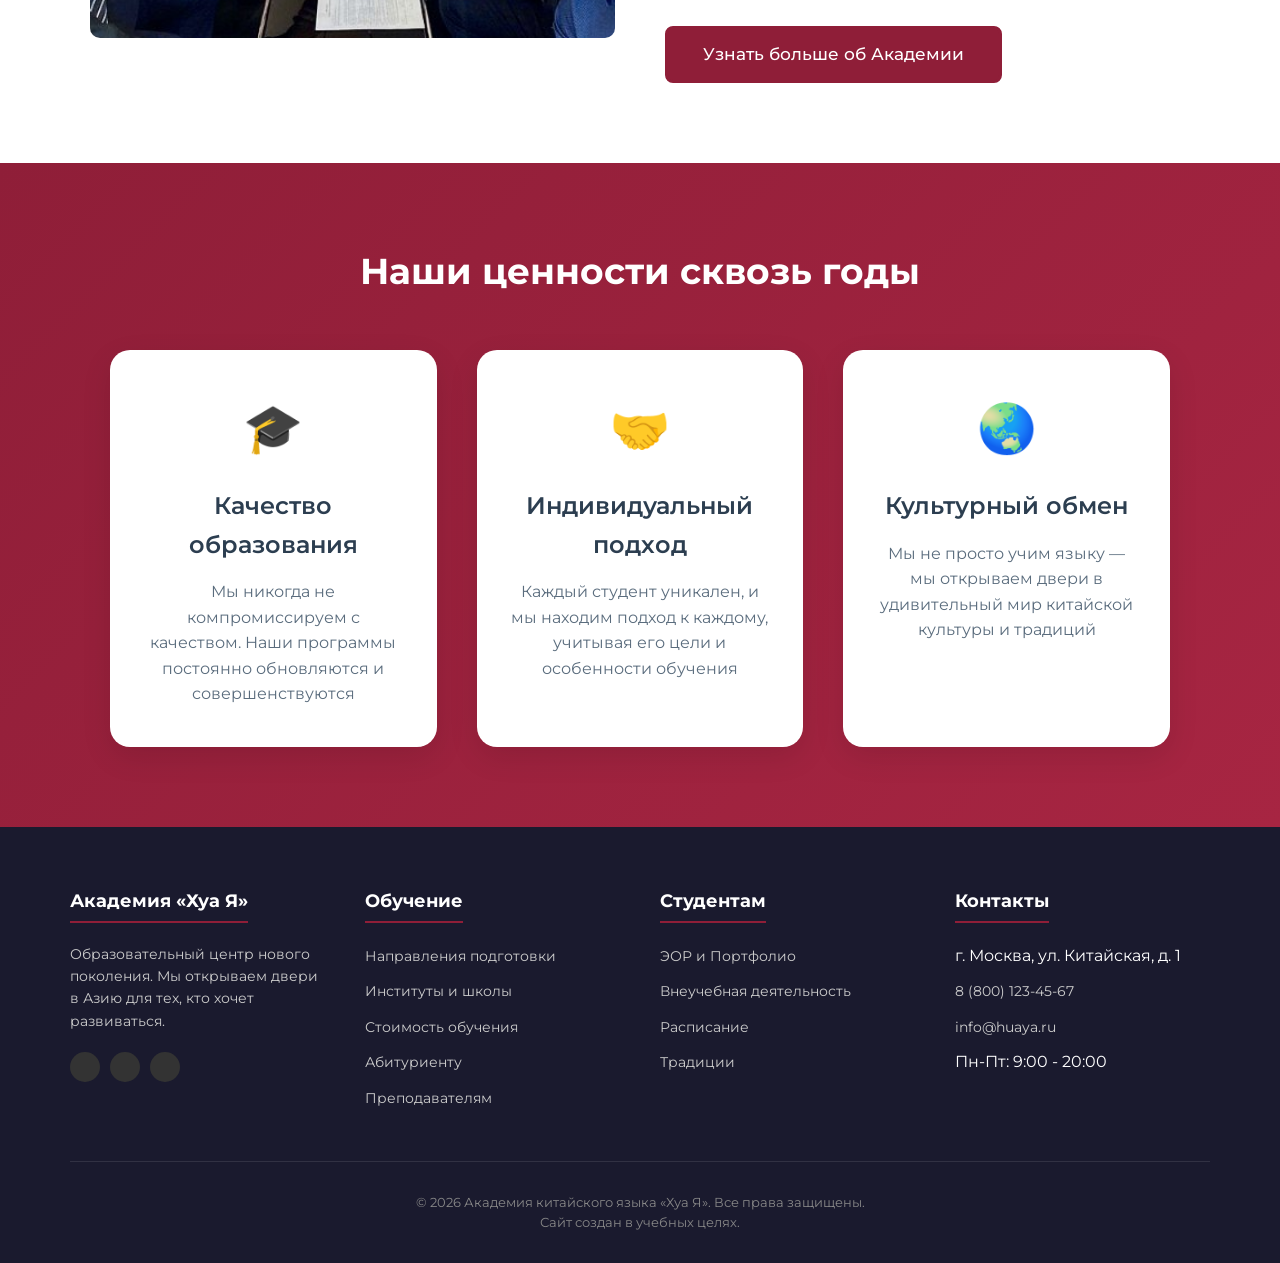
<file: history.html>
<!DOCTYPE html>
<html lang="ru">
<head>
    <meta charset="UTF-8">
    <meta name="viewport" content="width=device-width, initial-scale=1.0">
    <title>История Академии | Хуа Я</title>
    <link href="https://fonts.googleapis.com/css2?family=Montserrat:wght@300;400;500;600;700;900&display=swap" rel="stylesheet">
    <link rel="stylesheet" href="style.css">
    <style>
        /* === КНОПКА СО ЗВЁЗДАМИ (как на главной) === */
        .star-btn {
            position: relative;
            padding: 12px 35px;
            background: #8f1e38;
            font-size: 17px;
            font-weight: 500;
            color: #fff;
            border: 3px solid #8f1e38;
            border-radius: 8px;
            box-shadow: 0 0 0 #8f1e388c;
            transition: all 0.3s ease-in-out;
            cursor: pointer;
            text-decoration: none;
            display: inline-flex;
            align-items: center;
            justify-content: center;
            gap: 8px;
            font-family: 'Montserrat', sans-serif;
        }

        .star-btn .star-1,
        .star-btn .star-2,
        .star-btn .star-3,
        .star-btn .star-4,
        .star-btn .star-5,
        .star-btn .star-6 {
            position: absolute;
            width: 25px;
            height: auto;
            filter: drop-shadow(0 0 0 #fffdef);
            z-index: -5;
            transition: all 1s cubic-bezier(0.05, 0.83, 0.43, 0.96);
            pointer-events: none;
        }

        .star-btn .star-1 { top: 20%; left: 20%; width: 25px; }
        .star-btn .star-2 { top: 45%; left: 45%; width: 15px; transition: all 1s cubic-bezier(0, 0.4, 0, 1.01); }
        .star-btn .star-3 { top: 40%; left: 40%; width: 5px; transition: all 1s cubic-bezier(0, 0.4, 0, 1.01); }
        .star-btn .star-4 { top: 20%; left: 40%; width: 8px; transition: all 0.8s cubic-bezier(0, 0.4, 0, 1.01); }
        .star-btn .star-5 { top: 25%; left: 45%; width: 15px; transition: all 0.6s cubic-bezier(0, 0.4, 0, 1.01); }
        .star-btn .star-6 { top: 5%; left: 50%; width: 5px; transition: all 0.8s ease; }

        .star-btn:hover {
            background: transparent;
            color: #8f1e38;
            box-shadow: 0 0 25px #8f1e388c;
        }

        .star-btn:hover .star-1 {
            top: -80%; left: -30%;
            filter: drop-shadow(0 0 10px #fffdef);
            z-index: 2;
        }
        .star-btn:hover .star-2 {
            top: -25%; left: 10%;
            filter: drop-shadow(0 0 10px #fffdef);
            z-index: 2;
        }
        .star-btn:hover .star-3 {
            top: 55%; left: 25%;
            filter: drop-shadow(0 0 10px #fffdef);
            z-index: 2;
        }
        .star-btn:hover .star-4 {
            top: 30%; left: 80%;
            filter: drop-shadow(0 0 10px #fffdef);
            z-index: 2;
        }
        .star-btn:hover .star-5 {
            top: 25%; left: 115%;
            filter: drop-shadow(0 0 10px #fffdef);
            z-index: 2;
        }
        .star-btn:hover .star-6 {
            top: 5%; left: 60%;
            filter: drop-shadow(0 0 10px #fffdef);
            z-index: 2;
        }

        .star-btn .fil0 { fill: #fffdef; }

        /* === СТИЛИ ДЛЯ СТРАНИЦЫ ИСТОРИИ === */
        .page-header {
            background: linear-gradient(rgba(0,0,0,0.6), rgba(0,0,0,0.6)), url('images/фон1.jpg');
            background-size: 1000px;
            background-position: center;
            padding: 200px 0;
            color: #fff;
            text-align: center;
        }

        .page-header h1 {
            font-size: 48px;
            margin-bottom: 20px;
            font-weight: 900;
            color: #fff;
        }

        .page-header p {
            font-size: 20px;
            max-width: 800px;
            margin: 0 auto;
            opacity: 0.95;
        }

        .timeline-section {
            padding: 80px 0;
            background: #fff;
        }

        .timeline {
            position: relative;
            max-width: 1000px;
            margin: 0 auto;
            padding: 40px 0;
        }

        .timeline::before {
            content: '';
            position: absolute;
            left: 50%;
            transform: translateX(-50%);
            width: 4px;
            height: 100%;
            background: #8f1e38;
            top: 0;
        }

        .timeline-item {
            position: relative;
            margin-bottom: 60px;
            width: 50%;
            padding: 0 40px;
            box-sizing: border-box;
        }

        .timeline-item:nth-child(odd) {
            left: 0;
            text-align: right;
        }

        .timeline-item:nth-child(even) {
            left: 50%;
            text-align: left;
        }

        .timeline-item::after {
            content: '';
            position: absolute;
            width: 20px;
            height: 20px;
            background: #8f1e38;
            border-radius: 50%;
            top: 0;
            z-index: 1;
        }

        .timeline-item:nth-child(odd)::after {
            right: -10px;
        }

        .timeline-item:nth-child(even)::after {
            left: -10px;
        }

        .timeline-year {
            font-size: 32px;
            font-weight: 900;
            color: #8f1e38;
            margin-bottom: 15px;
        }

        .timeline-content {
            background: #f8f9fa;
            padding: 30px;
            border-radius: 10px;
            box-shadow: 0 5px 20px rgba(0,0,0,0.08);
        }

        .timeline-content h3 {
            font-size: 22px;
            margin-bottom: 15px;
            color: #1a1a2e;
        }

        .timeline-content p {
            font-size: 16px;
            line-height: 1.6;
            color: #555;
        }

        .milestones-section {
            padding: 80px 0;
            background: #f8f9fa;
        }

        .milestones-grid {
            display: grid;
            grid-template-columns: repeat(3, 1fr);
            gap: 30px;
            margin-top: 50px;
        }

        .milestone-card {
            background: #fff;
            padding: 40px 30px;
            border-radius: 10px;
            text-align: center;
            box-shadow: 0 5px 20px rgba(0,0,0,0.08);
            transition: 0.3s;
        }

        .milestone-card:hover {
            transform: translateY(-5px);
            box-shadow: 0 10px 30px rgba(0,0,0,0.15);
        }

        .milestone-number {
            font-size: 56px;
            font-weight: 900;
            color: #8f1e38;
            margin-bottom: 20px;
        }

        .milestone-text {
            font-size: 18px;
            color: #555;
            line-height: 1.6;
        }

        .founders-section {
            padding: 80px 0;
            background: #fff;
        }

        .founders-content {
            display: grid;
            grid-template-columns: 1fr 1fr;
            gap: 50px;
            align-items: center;
            max-width: 1100px;
            margin: 0 auto;
        }

        .founders-image {
            width: 100%;
            height: 500px;
            background: #f0f0f0;
            border-radius: 10px;
            overflow: hidden;
        }

        .founders-image img {
            width: 100%;
            height: 100%;
            object-fit: cover;
        }

        .founders-text h2 {
            font-size: 36px;
            color: #8f1e38;
            margin-bottom: 30px;
        }

        .founders-text p {
            font-size: 16px;
            line-height: 1.8;
            color: #555;
            margin-bottom: 20px;
        }

        .values-section {
            padding: 80px 0;
            background: linear-gradient(135deg, #8f1e38 0%, #a72542 100%);
            color: #fff;
            text-align: center;
        }

        .values-section h2 {
            font-size: 36px;
            margin-bottom: 50px;
        }

        .values-grid {
            display: grid;
            grid-template-columns: repeat(3, 1fr);
            gap: 40px;
            max-width: 1100px;
            margin: 0 auto;
        }

        .value-item {
            padding: 30px;
        }

        .value-icon {
            font-size: 48px;
            margin-bottom: 20px;
        }

        .value-item h3 {
            font-size: 22px;
            margin-bottom: 15px;
        }

        .value-item p {
            font-size: 16px;
            line-height: 1.6;
            opacity: 0.95;
        }
    </style>
</head>
<body>

    <!-- ==================== ШАПКА САЙТА ==================== -->
    <header class="header">
        <div class="container header__container">
            <a href="index.html" class="logo">
                <img src="images/ЛОГОТИП1.png" alt="Логотип Академии Хуа Я">
            </a>
            
            <nav class="nav">
                <ul class="nav__list">
                    <li><a href="index.html" class="nav__link">Главная</a></li>
                    <li><a href="about.html" class="nav__link">Об Академии</a></li>
                    <li><a href="history.html" class="nav__link">История</a></li>
                    <li><a href="staff.html" class="nav__link">Преподаватели</a></li>
                    <li><a href="education.html" class="nav__link">Образование</a></li>
                    <li><a href="directions.html" class="nav__link">Направления</a></li>
                    <li><a href="institutes.html" class="nav__link">Институты</a></li>
                    <li><a href="applicants.html" class="nav__link">Поступающим</a></li>
                    <li><a href="tuition.html" class="nav__link">Стоимость</a></li>
                    <li><a href="students.html" class="nav__link">Студентам</a></li>
                    <li><a href="employees.html" class="nav__link">Сотруднику</a></li>
                    <li><a href="contacts.html" class="nav__link">Контакты</a></li>
                </ul>
            </nav>

            <div class="header__contacts">
                <a href="tel:+78001234567" class="phone">8 (800) 123-45-67</a>
                <span>г. Москва, ул. Китайская, 1</span>
            </div>
        </div>
    </header>

    <!-- ==================== ЗАГОЛОВОК СТРАНИЦЫ ==================== -->
    <section class="page-header">
        <div class="container">
            <h1>История Академии «Хуа Я»</h1>
            <p>Путь от небольшой языковой школы до ведущего образовательного центра по изучению китайского языка и культуры в России</p>
        </div>
    </section>

    <!-- ==================== ТАЙМЛАЙН ИСТОРИИ ==================== -->
    <section class="timeline-section">
        <div class="container">
            <div class="timeline">
                <div class="timeline-item">
                    <div class="timeline-year">2013</div>
                    <div class="timeline-content">
                        <h3>Основание Академии</h3>
                        <p>Группа энтузиастов-синологов и предпринимателей, вдохновлённых растущим интересом к китайской культуре, основала небольшую языковую школу «Хуа Я» в центре Москвы. Первый набор составил всего 24 студента.</p>
                    </div>
                </div>

                <div class="timeline-item">
                    <div class="timeline-year">2015</div>
                    <div class="timeline-content">
                        <h3>Первые выпускники</h3>
                        <p>Академия выпустила первых 20 студентов, успешно сдавших экзамен HSK 4. 85% выпускников продолжили обучение в университетах Китая по программе обмена.</p>
                    </div>
                </div>

                <div class="timeline-item">
                    <div class="timeline-year">2017</div>
                    <div class="timeline-content">
                        <h3>Открытие нового кампуса</h3>
                        <p>Благодаря растущему спросу Академия переехала в просторное здание на улице Китайская, где были оборудованы современные аудитории, медиатека и зона для культурных мероприятий.</p>
                    </div>
                </div>

                <div class="timeline-item">
                    <div class="timeline-year">2019</div>
                    <div class="timeline-content">
                        <h3>Партнёрство с вузами Китая</h3>
                        <p>Подписаны соглашения о сотрудничестве с 15 ведущими университетами Китая, включая Пекинский университет и Университет Цинхуа. Запущена программа двойных дипломов.</p>
                    </div>
                </div>

                <div class="timeline-item">
                    <div class="timeline-year">2021</div>
                    <div class="timeline-content">
                        <h3>Запуск онлайн-платформы</h3>
                        <p>В ответ на вызовы времени Академия запустила собственную онлайн-платформу для дистанционного обучения, которая позволила продолжить обучение более 2000 студентов по всей России.</p>
                    </div>
                </div>

                <div class="timeline-item">
                    <div class="timeline-year">2026</div>
                    <div class="timeline-content">
                        <h3>Признание и награды</h3>
                        <p>Академия «Хуа Я» признана лучшей языковой школой года по версии Национальной премии в области образования. Количество выпускников превысило 5000 человек.</p>
                    </div>
                </div>
            </div>
        </div>
    </section>

    <!-- ==================== ВЕХИ РАЗВИТИЯ ==================== -->
    <section class="milestones-section">
        <div class="container">
            <h2 style="text-align: center; font-size: 36px; color: #8f1e38; margin-bottom: 20px;">Наши достижения</h2>
            <p style="text-align: center; font-size: 18px; color: #666; max-width: 800px; margin: 0 auto;">За более чем 10 лет работы мы достигли значительных результатов в области образования и культурного обмена</p>
            
            <div class="milestones-grid">
                <div class="milestone-card">
                    <div class="milestone-number">5000+</div>
                    <div class="milestone-text">Выпускников, успешно освоивших программы Академии и продолжающих своё развитие</div>
                </div>

                <div class="milestone-card">
                    <div class="milestone-number">98%</div>
                    <div class="milestone-text">Студентов рекомендуют Академию друзьям и коллегам по результатам независимого опроса</div>
                </div>

                <div class="milestone-card">
                    <div class="milestone-number">25+</div>
                    <div class="milestone-text">Университетов-партнёров в Китае, принимающих наших студентов по программе обмена</div>
                </div>

                <div class="milestone-card">
                    <div class="milestone-number">150+</div>
                    <div class="milestone-text">Квалифицированных преподавателей-носителей языка работают в нашей Академии</div>
                </div>

                <div class="milestone-card">
                    <div class="milestone-number">95%</div>
                    <div class="milestone-text">Выпускников успешно сдают экзамен HSK на уровень выше ожидаемого</div>
                </div>

                <div class="milestone-card">
                    <div class="milestone-number">10+</div>
                    <div class="milestone-text">Лет успешной работы на рынке образовательных услуг России</div>
                </div>
            </div>
        </div>
    </section>

    <!-- ==================== ОСНОВАТЕЛИ ==================== -->
    <section class="founders-section">
        <div class="founders-content">
            <div class="founders-image">
                <img src="images/8888.jpg" alt="Основатели Академии Хуа Я">
            </div>
            <div class="founders-text">
                <h2>Наши основатели</h2>
                <p>Академия «Хуа Я» была основана группой выдающихся синологов и предпринимателей, объединённых общей мечтой — сделать качественное образование по китайскому языку доступным для каждого желающего в России.</p>
                <p>Наши основатели сами прошли путь изучения китайского языка и понимают все сложности, с которыми сталкиваются студенты. Именно поэтому мы создали методику, которая учитывает особенности русскоговорящих учащихся и позволяет достичь результатов в кратчайшие сроки.</p>
                <p>Сегодня Академия продолжает развиваться, сохраняя верность своим корням и первоначальным принципам: качество образования, индивидуальный подход и глубокое погружение в культуру.</p>
                
                <div style="margin-top: 30px;">
                    <a href="about.html" class="star-btn">
                        Узнать больше об Академии
                        <div class="star-1"><svg xmlns="http://www.w3.org/2000/svg" viewBox="0 0 784.11 815.53"><path class="fil0" d="M392.05 0c-20.9,210.08 -184.06,378.41 -392.05,407.78 207.96,29.37 371.12,197.68 392.05,407.74 20.93,-210.06 184.09,-378.37 392.05,-407.74 -207.98,-29.38 -371.16,-197.69 -392.06,-407.78z"/></svg></div>
                        <div class="star-2"><svg xmlns="http://www.w3.org/2000/svg" viewBox="0 0 784.11 815.53"><path class="fil0" d="M392.05 0c-20.9,210.08 -184.06,378.41 -392.05,407.78 207.96,29.37 371.12,197.68 392.05,407.74 20.93,-210.06 184.09,-378.37 392.05,-407.74 -207.98,-29.38 -371.16,-197.69 -392.06,-407.78z"/></svg></div>
                        <div class="star-3"><svg xmlns="http://www.w3.org/2000/svg" viewBox="0 0 784.11 815.53"><path class="fil0" d="M392.05 0c-20.9,210.08 -184.06,378.41 -392.05,407.78 207.96,29.37 371.12,197.68 392.05,407.74 20.93,-210.06 184.09,-378.37 392.05,-407.74 -207.98,-29.38 -371.16,-197.69 -392.06,-407.78z"/></svg></div>
                        <div class="star-4"><svg xmlns="http://www.w3.org/2000/svg" viewBox="0 0 784.11 815.53"><path class="fil0" d="M392.05 0c-20.9,210.08 -184.06,378.41 -392.05,407.78 207.96,29.37 371.12,197.68 392.05,407.74 20.93,-210.06 184.09,-378.37 392.05,-407.74 -207.98,-29.38 -371.16,-197.69 -392.06,-407.78z"/></svg></div>
                        <div class="star-5"><svg xmlns="http://www.w3.org/2000/svg" viewBox="0 0 784.11 815.53"><path class="fil0" d="M392.05 0c-20.9,210.08 -184.06,378.41 -392.05,407.78 207.96,29.37 371.12,197.68 392.05,407.74 20.93,-210.06 184.09,-378.37 392.05,-407.74 -207.98,-29.38 -371.16,-197.69 -392.06,-407.78z"/></svg></div>
                        <div class="star-6"><svg xmlns="http://www.w3.org/2000/svg" viewBox="0 0 784.11 815.53"><path class="fil0" d="M392.05 0c-20.9,210.08 -184.06,378.41 -392.05,407.78 207.96,29.37 371.12,197.68 392.05,407.74 20.93,-210.06 184.09,-378.37 392.05,-407.74 -207.98,-29.38 -371.16,-197.69 -392.06,-407.78z"/></svg></div>
                    </a>
                </div>
            </div>
        </div>
    </section>

    <!-- ==================== ЦЕННОСТИ ==================== -->
   <section class="values-section">
    <div class="container">
        <h2 class="section-title">Наши ценности сквозь годы</h2>
        <div class="values-grid">
            <div class="value-card">
                <div class="value-icon">🎓</div>
                <h3 class="value-title">Качество образования</h3>
                <p class="value-text">Мы никогда не компромиссируем с качеством. Наши программы постоянно обновляются и совершенствуются</p>
            </div>
            <div class="value-card">
                <div class="value-icon">🤝</div>
                <h3 class="value-title">Индивидуальный подход</h3>
                <p class="value-text">Каждый студент уникален, и мы находим подход к каждому, учитывая его цели и особенности обучения</p>
            </div>
            <div class="value-card">
                <div class="value-icon">🌏</div>
                <h3 class="value-title">Культурный обмен</h3>
                <p class="value-text">Мы не просто учим языку — мы открываем двери в удивительный мир китайской культуры и традиций</p>
            </div>
        </div>
    </div>
</section>

    <!-- ==================== ПОДВАЛ ==================== -->
    <footer class="footer">
        <div class="container">
            <div class="footer__grid">
                <div>
                    <h4 class="footer__title">Академия «Хуа Я»</h4>
                    <p style="font-size: 14px; color: #ccc; margin-bottom: 20px;">
                        Образовательный центр нового поколения. 
                        Мы открываем двери в Азию для тех, кто хочет развиваться.
                    </p>
                    <div style="display: flex; gap: 10px;">
                        <div style="width: 30px; height: 30px; background: #333; border-radius: 50%;"></div>
                        <div style="width: 30px; height: 30px; background: #333; border-radius: 50%;"></div>
                        <div style="width: 30px; height: 30px; background: #333; border-radius: 50%;"></div>
                    </div>
                </div>
                
                <div>
                    <h4 class="footer__title">Обучение</h4>
                    <ul class="footer__list">
                        <li><a href="directions.html">Направления подготовки</a></li>
                        <li><a href="institutes.html">Институты и школы</a></li>
                        <li><a href="tuition.html">Стоимость обучения</a></li>
                        <li><a href="applicants.html">Абитуриенту</a></li>
                        <li><a href="employees.html">Преподавателям</a></li>
                    </ul>
                </div>

                <div>
                    <h4 class="footer__title">Студентам</h4>
                    <ul class="footer__list">
                        <li><a href="useful_info.html">ЭОР и Портфолио</a></li>
                        <li><a href="extracurricular.html">Внеучебная деятельность</a></li>
                        <li><a href="students.html">Расписание</a></li>
                        <li><a href="history.html">Традиции</a></li>
                    </ul>
                </div>

                <div>
                    <h4 class="footer__title">Контакты</h4>
                    <ul class="footer__list">
                        <li>г. Москва, ул. Китайская, д. 1</li>
                        <li><a href="tel:+78001234567">8 (800) 123-45-67</a></li>
                        <li><a href="mailto:info@huaya.ru">info@huaya.ru</a></li>
                        <li>Пн-Пт: 9:00 - 20:00</li>
                    </ul>
                </div>
            </div>
            
            <div class="footer__bottom">
                &copy; 2026 Академия китайского языка «Хуа Я». Все права защищены. <br>
                Сайт создан в учебных целях.
            </div>
        </div>
    </footer>

</body>
</html>
</file>
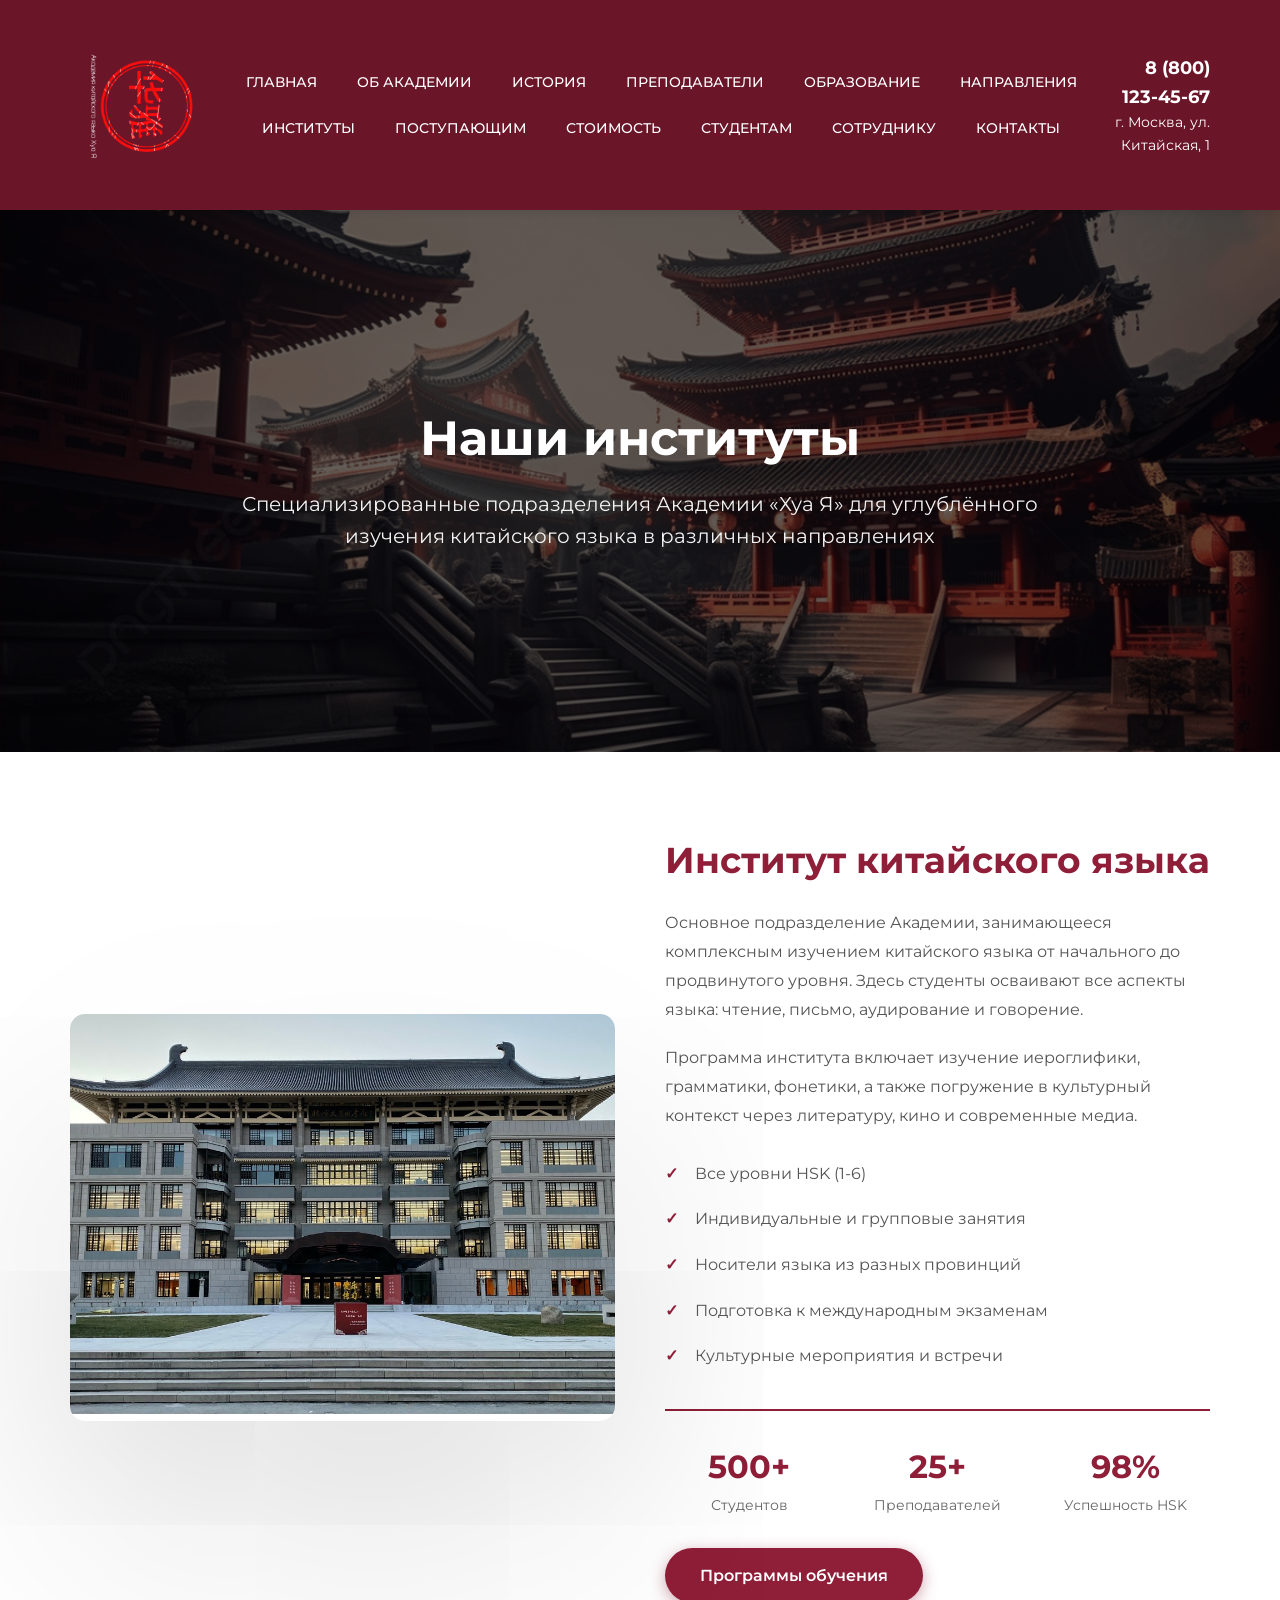
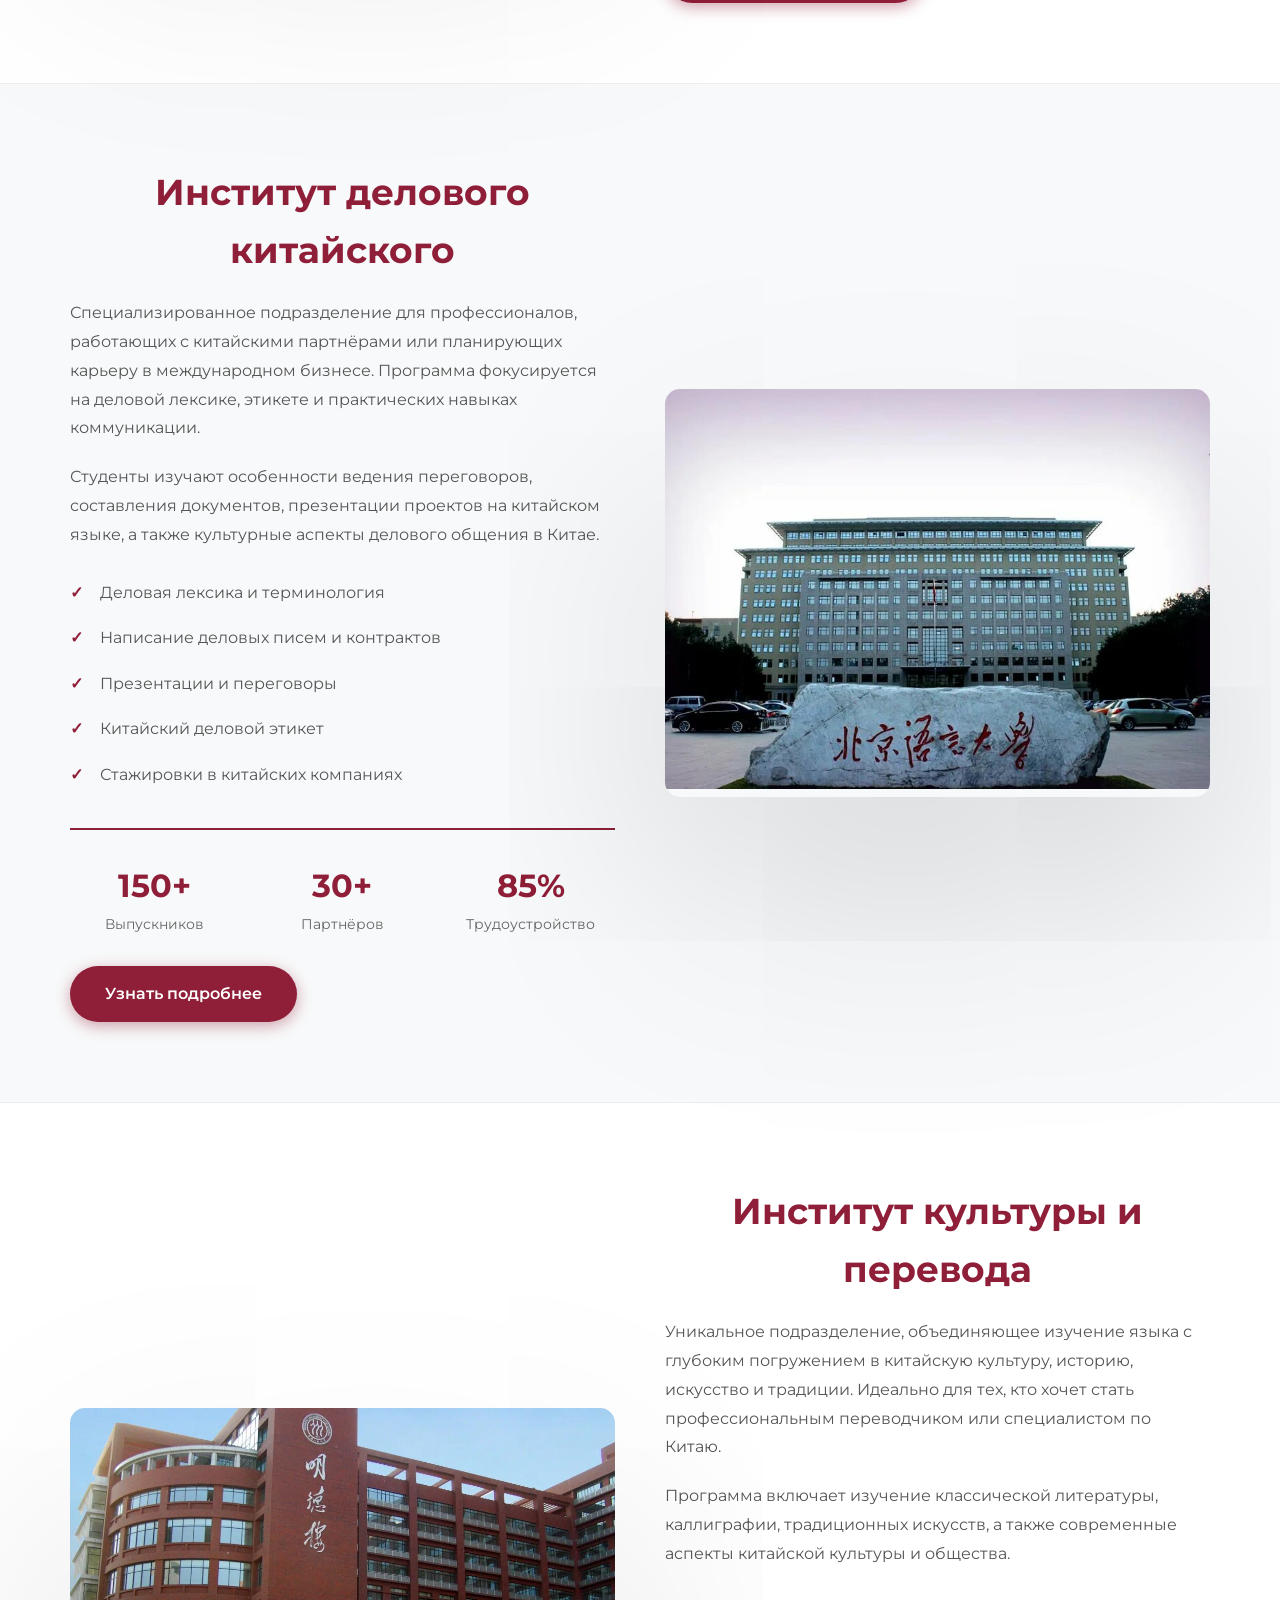
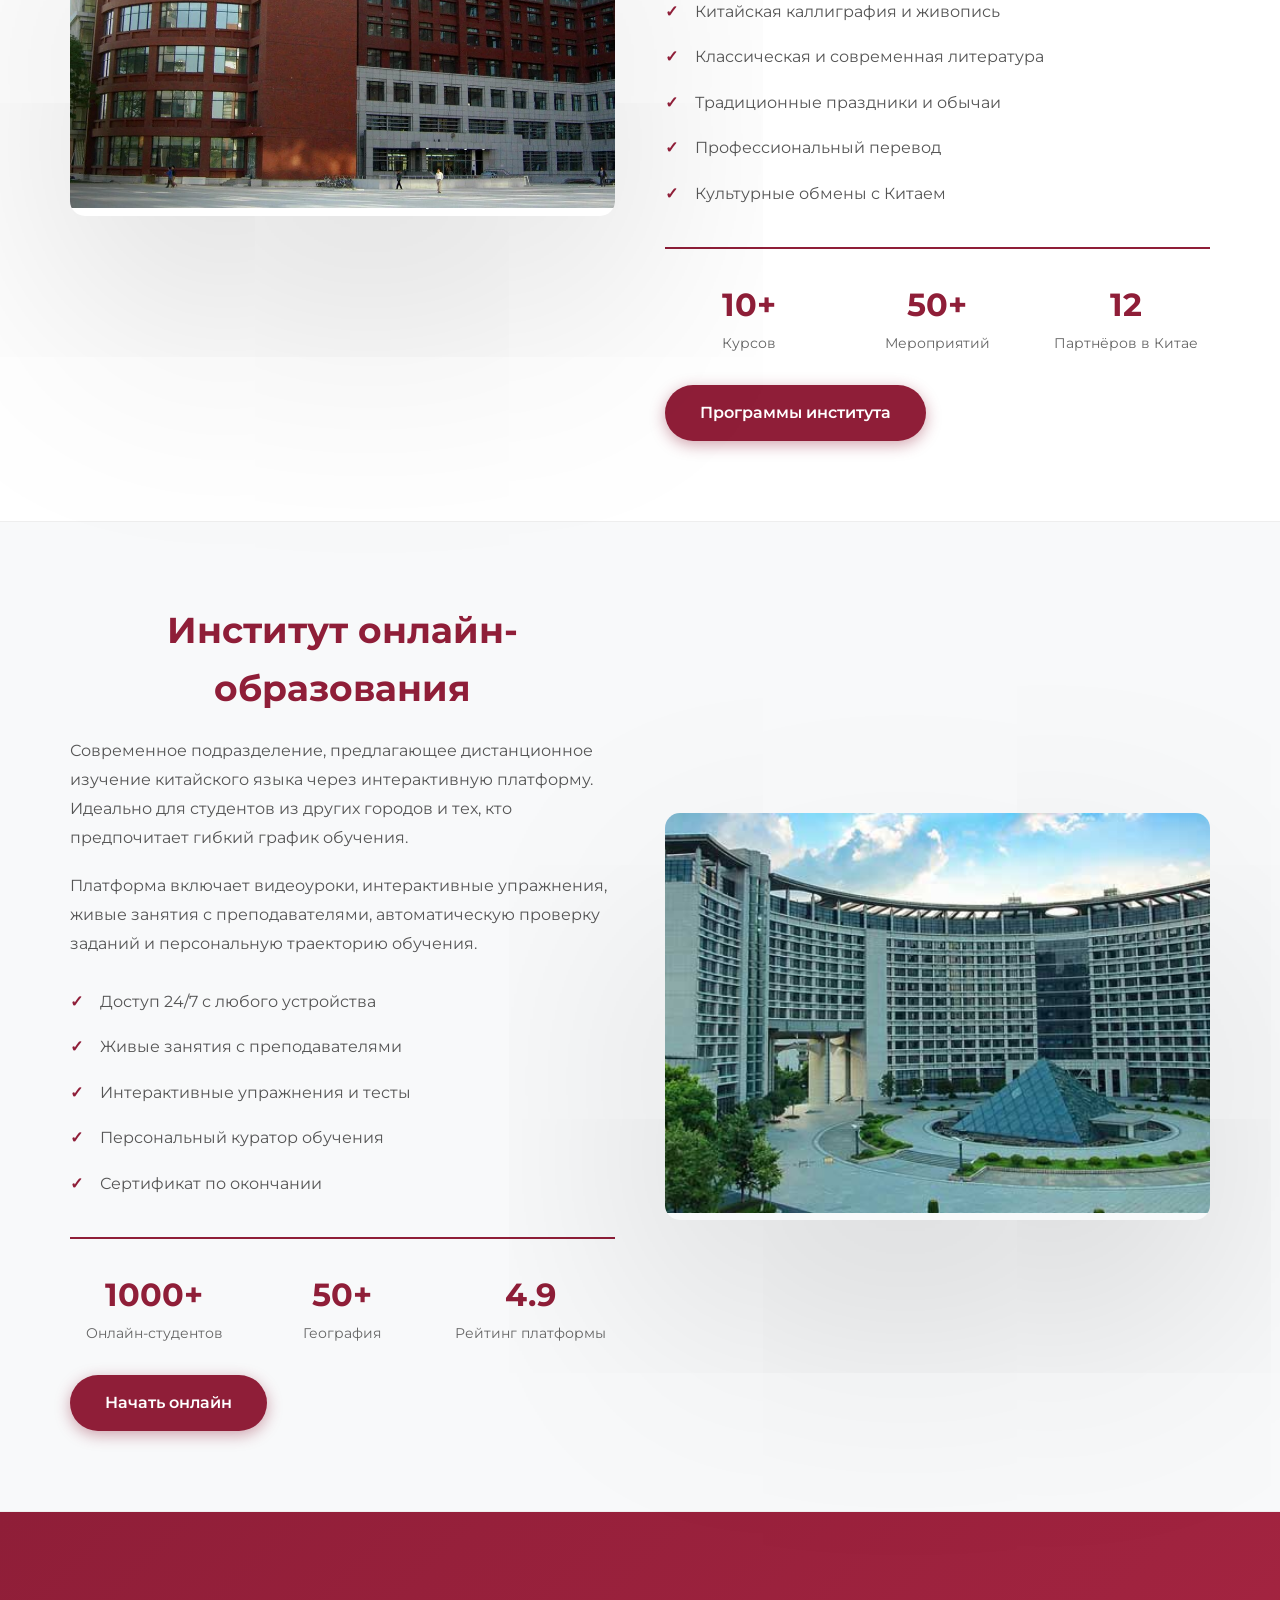
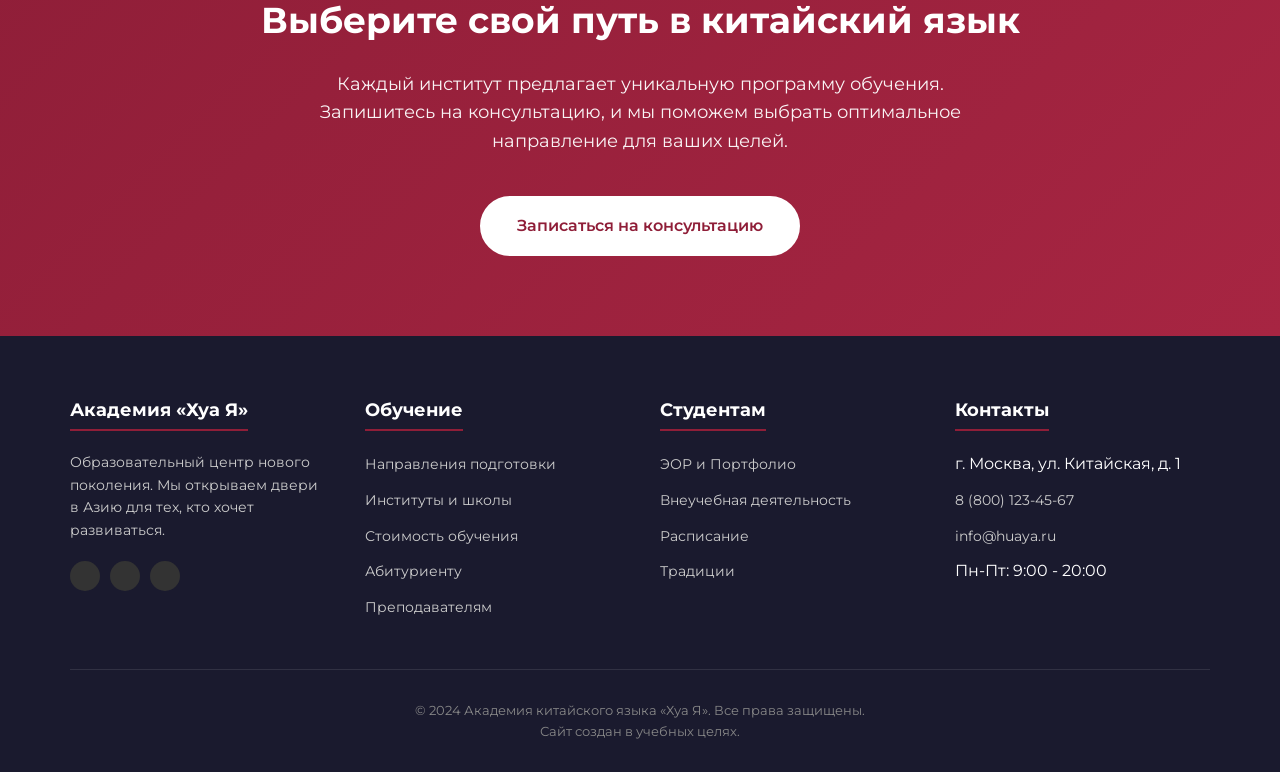
<file: institutes.html>
<!DOCTYPE html>
<html lang="ru">
<head>
    <meta charset="UTF-8">
    <meta name="viewport" content="width=device-width, initial-scale=1.0">
    <title>Институты | Хуа Я</title>
    <link href="https://fonts.googleapis.com/css2?family=Montserrat:wght@300;400;500;600;700;900&display=swap" rel="stylesheet">
    <link rel="stylesheet" href="style.css">
    <style>
        /* Стили для страницы институтов */
        .institutes-hero {
            background: linear-gradient(rgba(0,0,0,0.6), rgba(0,0,0,0.6)), url('images/578.jpg');
            background-size: cover;
            background-position: center;
            padding: 200px 0;
            color: #fff;
            text-align: center;
        }

        .institutes-hero h1 {
            font-size: 48px;
            margin-bottom: 20px;
            color: #fff;
        }

        .institutes-hero p {
            font-size: 20px;
            max-width: 800px;
            margin: 0 auto;
            opacity: 0.95;
        }

        .institute-section {
            padding: 80px 0;
            border-bottom: 1px solid #eee;
        }

        .institute-section:nth-child(even) {
            background-color: #f8f9fa;
        }

        .institute-grid {
            display: grid;
            grid-template-columns: 1fr 1fr;
            gap: 50px;
            align-items: center;
        }

        .institute-grid.reverse {
            direction: rtl;
        }

        .institute-grid.reverse > * {
            direction: ltr;
        }

        .institute-image {
            position: relative;
            border-radius: 15px;
            overflow: hidden;
            box-shadow: 0 100px 300px rgba(0,0,0,0.15);
        }

        .institute-image img {
            width: 100%;
            height: 400px;
            object-fit: cover;
            transition: transform 0.5s ease;
        }

        .institute-image:hover img {
            transform: scale(1.05);
        }

        .institute-content h2 {
            font-size: 36px;
            color: #8f1e38;
            margin-bottom: 20px;
        }

        .institute-content p {
            font-size: 16px;
            line-height: 1.8;
            color: #555;
            margin-bottom: 20px;
        }

        .institute-features {
            list-style: none;
            margin-bottom: 30px;
        }

        .institute-features li {
            padding: 10px 0;
            padding-left: 30px;
            position: relative;
            color: #555;
        }

        .institute-features li::before {
            content: "✓";
            position: absolute;
            left: 0;
            color: #8f1e38;
            font-weight: 700;
        }

        .institute-stats {
            display: grid;
            grid-template-columns: repeat(3, 1fr);
            gap: 20px;
            margin-top: 30px;
            padding-top: 30px;
            border-top: 2px solid #8f1e38;
        }

        .stat-box {
            text-align: center;
        }

        .stat-box__number {
            font-size: 32px;
            font-weight: 700;
            color: #8f1e38;
            display: block;
        }

        .stat-box__label {
            font-size: 14px;
            color: #666;
        }

        .institute-cta {
            padding: 80px 0;
            background: linear-gradient(135deg, #8f1e38 0%, #a72542 100%);
            text-align: center;
            color: #fff;
        }

        .institute-cta h2 {
            font-size: 36px;
            margin-bottom: 20px;
            color: #fff;
        }

        .institute-cta p {
            font-size: 18px;
            max-width: 700px;
            margin: 0 auto 40px;
            opacity: 0.95;
        }

        .btn-white {
            background: #fff;
            color: #8f1e38;
            border: 2px solid #fff;
        }

        .btn-white:hover {
            background: transparent;
            color: #fff;
        }

        /* Адаптивность */
        @media (max-width: 960px) {
            .institute-grid {
                grid-template-columns: 1fr;
                gap: 30px;
            }

            .institute-grid.reverse {
                direction: ltr;
            }

            .institute-image img {
                height: 300px;
            }

            .institute-stats {
                grid-template-columns: 1fr;
                gap: 15px;
            }
        }
    </style>
</head>
<body>

    <!-- ==================== ШАПКА САЙТА ==================== -->
    <header class="header">
        <div class="container header__container">
            <a href="index.html" class="logo">
                <img src="images/ЛОГОТИП1.png" alt="Логотип Академии Хуа Я">
            </a>
            
            <nav class="nav">
                <ul class="nav__list">
                    <li><a href="index.html" class="nav__link">Главная</a></li>
                    <li><a href="about.html" class="nav__link">Об Академии</a></li>
                    <li><a href="history.html" class="nav__link">История</a></li>
                    <li><a href="staff.html" class="nav__link">Преподаватели</a></li>
                    <li><a href="education.html" class="nav__link">Образование</a></li>
                    <li><a href="directions.html" class="nav__link">Направления</a></li>
                    <li><a href="institutes.html" class="nav__link">Институты</a></li>
                    <li><a href="applicants.html" class="nav__link">Поступающим</a></li>
                    <li><a href="tuition.html" class="nav__link">Стоимость</a></li>
                    <li><a href="students.html" class="nav__link">Студентам</a></li>
                    <li><a href="employees.html" class="nav__link">Сотруднику</a></li>
                    <li><a href="contacts.html" class="nav__link">Контакты</a></li>
                </ul>
            </nav>

            <div class="header__contacts">
                <a href="tel:+78001234567" class="phone">8 (800) 123-45-67</a>
                <span>г. Москва, ул. Китайская, 1</span>
            </div>
        </div>
    </header>

    <!-- ==================== HERO СЕКЦИЯ ==================== -->
    <section class="institutes-hero">
        <div class="container">
            <h1>Наши институты</h1>
            <p>Специализированные подразделения Академии «Хуа Я» для углублённого изучения китайского языка в различных направлениях</p>
        </div>
    </section>

    <!-- ==================== ИНСТИТУТ 1 ==================== -->
    <section class="institute-section">
        <div class="container">
            <div class="institute-grid">
                <div class="institute-image">
                    <img src="images/69.jpg" alt="Институт китайского языка">
                </div>
                <div class="institute-content">
                    <h2>Институт китайского языка</h2>
                    <p>
                        Основное подразделение Академии, занимающееся комплексным изучением китайского языка 
                        от начального до продвинутого уровня. Здесь студенты осваивают все аспекты языка: 
                        чтение, письмо, аудирование и говорение.
                    </p>
                    <p>
                        Программа института включает изучение иероглифики, грамматики, фонетики, а также 
                        погружение в культурный контекст через литературу, кино и современные медиа.
                    </p>
                    <ul class="institute-features">
                        <li>Все уровни HSK (1-6)</li>
                        <li>Индивидуальные и групповые занятия</li>
                        <li>Носители языка из разных провинций</li>
                        <li>Подготовка к международным экзаменам</li>
                        <li>Культурные мероприятия и встречи</li>
                    </ul>
                    <div class="institute-stats">
                        <div class="stat-box">
                            <span class="stat-box__number">500+</span>
                            <span class="stat-box__label">Студентов</span>
                        </div>
                        <div class="stat-box">
                            <span class="stat-box__number">25+</span>
                            <span class="stat-box__label">Преподавателей</span>
                        </div>
                        <div class="stat-box">
                            <span class="stat-box__number">98%</span>
                            <span class="stat-box__label">Успешность HSK</span>
                        </div>
                    </div>
                    <div style="margin-top: 30px;">
                        <a href="directions.html" class="btn btn-primary">Программы обучения</a>
                    </div>
                </div>
            </div>
        </div>
    </section>

    <!-- ==================== ИНСТИТУТ 2 ==================== -->
    <section class="institute-section">
        <div class="container">
            <div class="institute-grid reverse">
                <div class="institute-image">
                    <img src="images/i.jpg" alt="Институт делового китайского">
                </div>
                <div class="institute-content">
                    <h2>Институт делового китайского</h2>
                    <p>
                        Специализированное подразделение для профессионалов, работающих с китайскими 
                        партнёрами или планирующих карьеру в международном бизнесе. Программа фокусируется 
                        на деловой лексике, этикете и практических навыках коммуникации.
                    </p>
                    <p>
                        Студенты изучают особенности ведения переговоров, составления документов, 
                        презентации проектов на китайском языке, а также культурные аспекты 
                        делового общения в Китае.
                    </p>
                    <ul class="institute-features">
                        <li>Деловая лексика и терминология</li>
                        <li>Написание деловых писем и контрактов</li>
                        <li>Презентации и переговоры</li>
                        <li>Китайский деловой этикет</li>
                        <li>Стажировки в китайских компаниях</li>
                    </ul>
                    <div class="institute-stats">
                        <div class="stat-box">
                            <span class="stat-box__number">150+</span>
                            <span class="stat-box__label">Выпускников</span>
                        </div>
                        <div class="stat-box">
                            <span class="stat-box__number">30+</span>
                            <span class="stat-box__label">Партнёров</span>
                        </div>
                        <div class="stat-box">
                            <span class="stat-box__number">85%</span>
                            <span class="stat-box__label">Трудоустройство</span>
                        </div>
                    </div>
                    <div style="margin-top: 30px;">
                        <a href="directions.html" class="btn btn-primary">Узнать подробнее</a>
                    </div>
                </div>
            </div>
        </div>
    </section>

    <!-- ==================== ИНСТИТУТ 3 ==================== -->
    <section class="institute-section">
        <div class="container">
            <div class="institute-grid">
                <div class="institute-image">
                    <img src="images/67.jpg" alt="Институт культуры и перевода">
                </div>
                <div class="institute-content">
                    <h2>Институт культуры и перевода</h2>
                    <p>
                        Уникальное подразделение, объединяющее изучение языка с глубоким погружением 
                        в китайскую культуру, историю, искусство и традиции. Идеально для тех, 
                        кто хочет стать профессиональным переводчиком или специалистом по Китаю.
                    </p>
                    <p>
                        Программа включает изучение классической литературы, каллиграфии, 
                        традиционных искусств, а также современные аспекты китайской культуры 
                        и общества.
                    </p>
                    <ul class="institute-features">
                        <li>Китайская каллиграфия и живопись</li>
                        <li>Классическая и современная литература</li>
                        <li>Традиционные праздники и обычаи</li>
                        <li>Профессиональный перевод</li>
                        <li>Культурные обмены с Китаем</li>
                    </ul>
                    <div class="institute-stats">
                        <div class="stat-box">
                            <span class="stat-box__number">10+</span>
                            <span class="stat-box__label">Курсов</span>
                        </div>
                        <div class="stat-box">
                            <span class="stat-box__number">50+</span>
                            <span class="stat-box__label">Мероприятий</span>
                        </div>
                        <div class="stat-box">
                            <span class="stat-box__number">12</span>
                            <span class="stat-box__label">Партнёров в Китае</span>
                        </div>
                    </div>
                    <div style="margin-top: 30px;">
                        <a href="directions.html" class="btn btn-primary">Программы института</a>
                    </div>
                </div>
            </div>
        </div>
    </section>

    <!-- ==================== ИНСТИТУТ 4 ==================== -->
    <section class="institute-section">
        <div class="container">
            <div class="institute-grid reverse">
                <div class="institute-image">
                    <img src="images/52.jpg" alt="Институт онлайн-образования">
                </div>
                <div class="institute-content">
                    <h2>Институт онлайн-образования</h2>
                    <p>
                        Современное подразделение, предлагающее дистанционное изучение китайского языка 
                        через интерактивную платформу. Идеально для студентов из других городов 
                        и тех, кто предпочитает гибкий график обучения.
                    </p>
                    <p>
                        Платформа включает видеоуроки, интерактивные упражнения, живые занятия 
                        с преподавателями, автоматическую проверку заданий и персональную 
                        траекторию обучения.
                    </p>
                    <ul class="institute-features">
                        <li>Доступ 24/7 с любого устройства</li>
                        <li>Живые занятия с преподавателями</li>
                        <li>Интерактивные упражнения и тесты</li>
                        <li>Персональный куратор обучения</li>
                        <li>Сертификат по окончании</li>
                    </ul>
                    <div class="institute-stats">
                        <div class="stat-box">
                            <span class="stat-box__number">1000+</span>
                            <span class="stat-box__label">Онлайн-студентов</span>
                        </div>
                        <div class="stat-box">
                            <span class="stat-box__number">50+</span>
                            <span class="stat-box__label">География</span>
                        </div>
                        <div class="stat-box">
                            <span class="stat-box__number">4.9</span>
                            <span class="stat-box__label">Рейтинг платформы</span>
                        </div>
                    </div>
                    <div style="margin-top: 30px;">
                        <a href="directions.html" class="btn btn-primary">Начать онлайн</a>
                    </div>
                </div>
            </div>
        </div>
    </section>

    <!-- ==================== CTA СЕКЦИЯ ==================== -->
    <section class="institute-cta">
        <div class="container">
            <h2>Выберите свой путь в китайский язык</h2>
            <p>
                Каждый институт предлагает уникальную программу обучения. 
                Запишитесь на консультацию, и мы поможем выбрать оптимальное направление для ваших целей.
            </p>
            <a href="contacts.html" class="btn btn-white">Записаться на консультацию</a>
        </div>
    </section>

    <!-- ==================== ПОДВАЛ ==================== -->
    <footer class="footer">
        <div class="container">
            <div class="footer__grid">
                <div>
                    <h4 class="footer__title">Академия «Хуа Я»</h4>
                    <p style="font-size: 14px; color: #ccc; margin-bottom: 20px;">
                        Образовательный центр нового поколения. 
                        Мы открываем двери в Азию для тех, кто хочет развиваться.
                    </p>
                    <div style="display: flex; gap: 10px;">
                        <div style="width: 30px; height: 30px; background: #333; border-radius: 50%;"></div>
                        <div style="width: 30px; height: 30px; background: #333; border-radius: 50%;"></div>
                        <div style="width: 30px; height: 30px; background: #333; border-radius: 50%;"></div>
                    </div>
                </div>
                
                <div>
                    <h4 class="footer__title">Обучение</h4>
                    <ul class="footer__list">
                        <li><a href="directions.html">Направления подготовки</a></li>
                        <li><a href="institutes.html">Институты и школы</a></li>
                        <li><a href="tuition.html">Стоимость обучения</a></li>
                        <li><a href="applicants.html">Абитуриенту</a></li>
                        <li><a href="employees.html">Преподавателям</a></li>
                    </ul>
                </div>

                <div>
                    <h4 class="footer__title">Студентам</h4>
                    <ul class="footer__list">
                        <li><a href="useful_info.html">ЭОР и Портфолио</a></li>
                        <li><a href="extracurricular.html">Внеучебная деятельность</a></li>
                        <li><a href="students.html">Расписание</a></li>
                        <li><a href="history.html">Традиции</a></li>
                    </ul>
                </div>

                <div>
                    <h4 class="footer__title">Контакты</h4>
                    <ul class="footer__list">
                        <li>г. Москва, ул. Китайская, д. 1</li>
                        <li><a href="tel:+78001234567">8 (800) 123-45-67</a></li>
                        <li><a href="mailto:info@huaya.ru">info@huaya.ru</a></li>
                        <li>Пн-Пт: 9:00 - 20:00</li>
                    </ul>
                </div>
            </div>
            
            <div class="footer__bottom">
                &copy; 2024 Академия китайского языка «Хуа Я». Все права защищены. <br>
                Сайт создан в учебных целях.
            </div>
        </div>
    </footer>

</body>
</html>
</file>
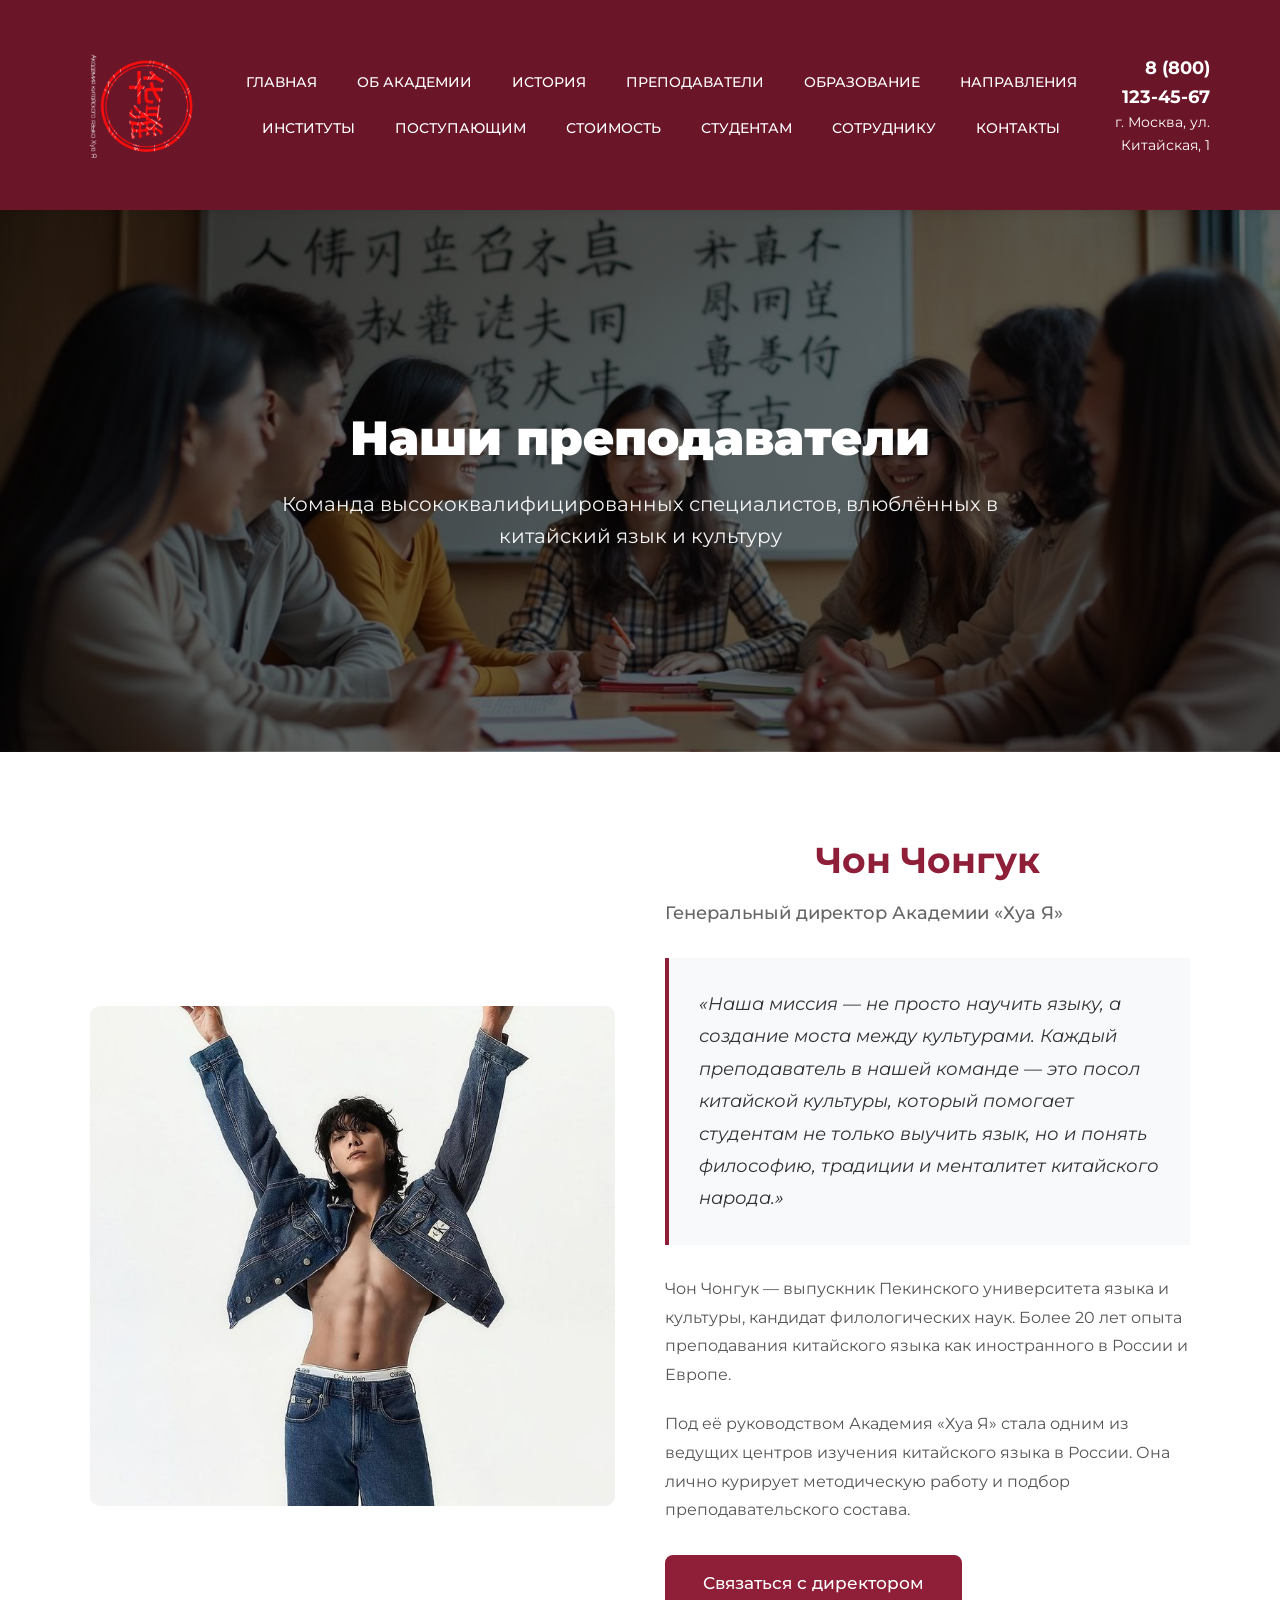
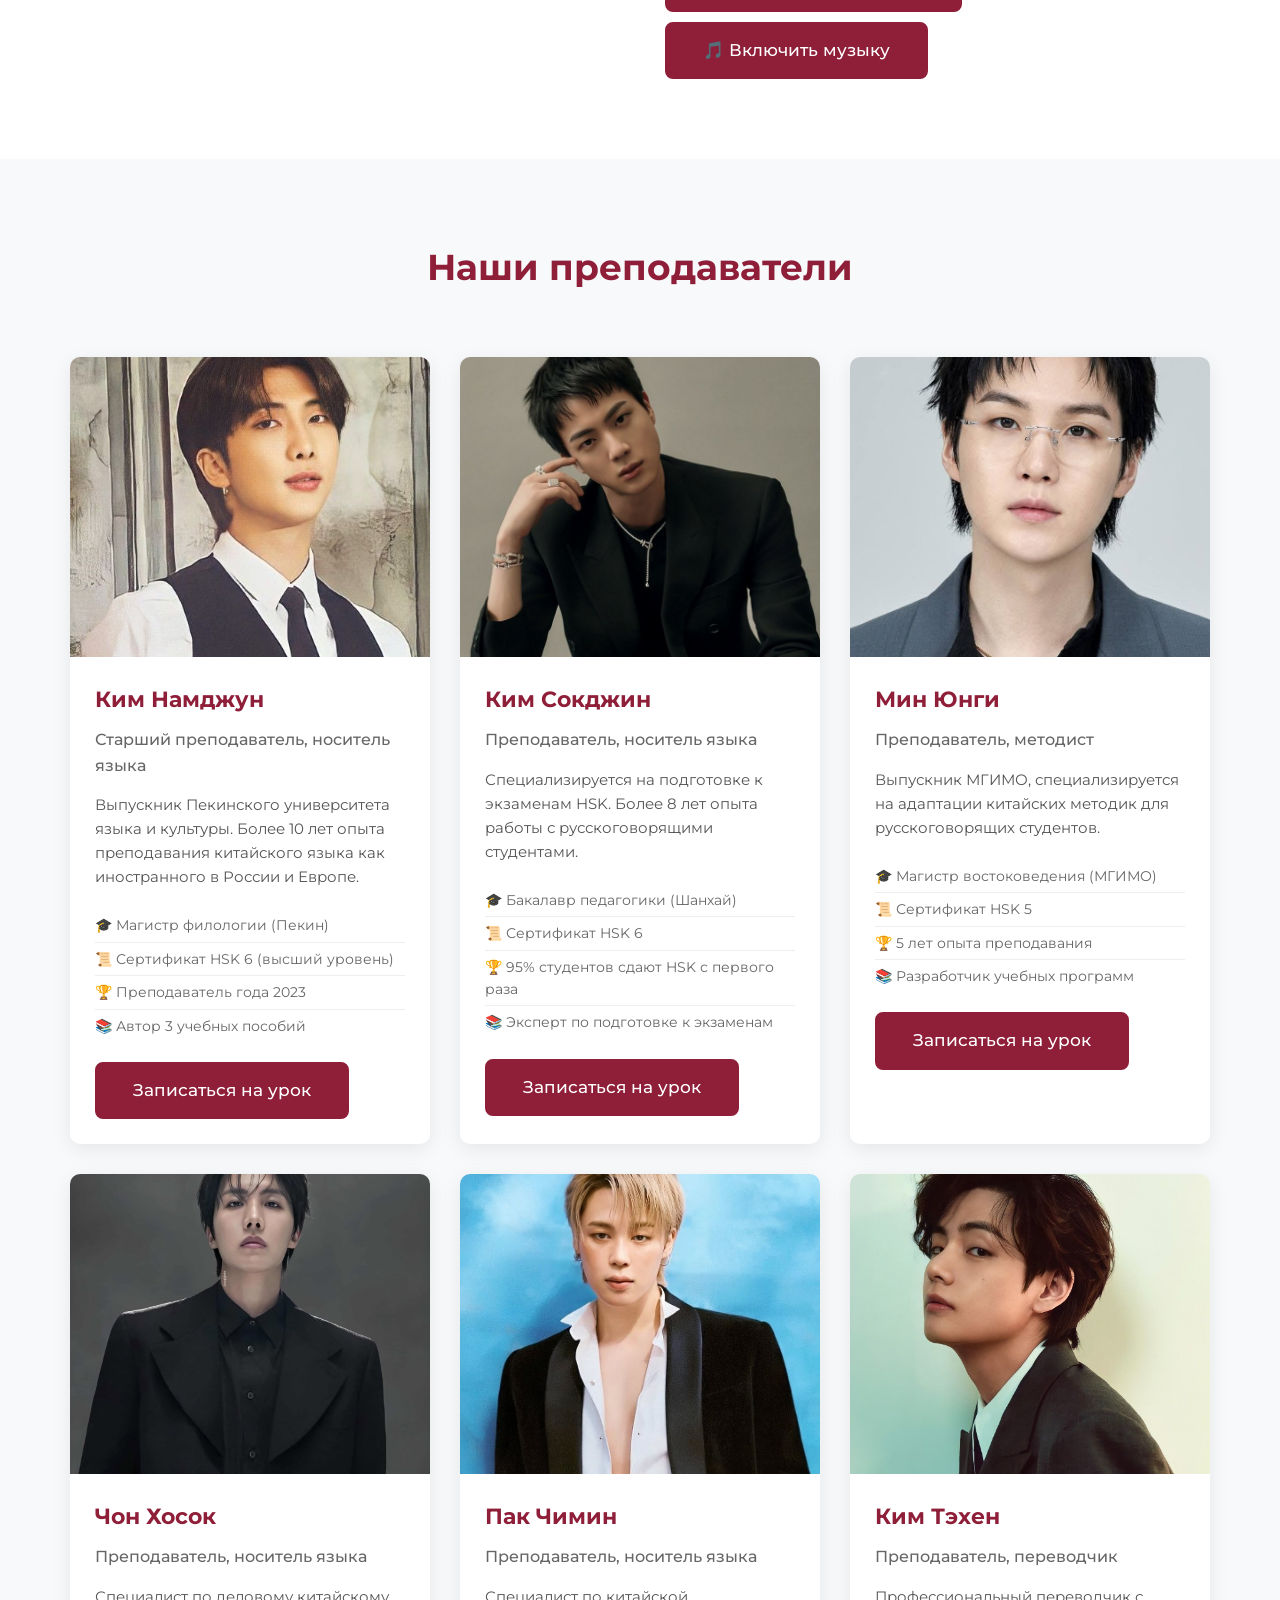
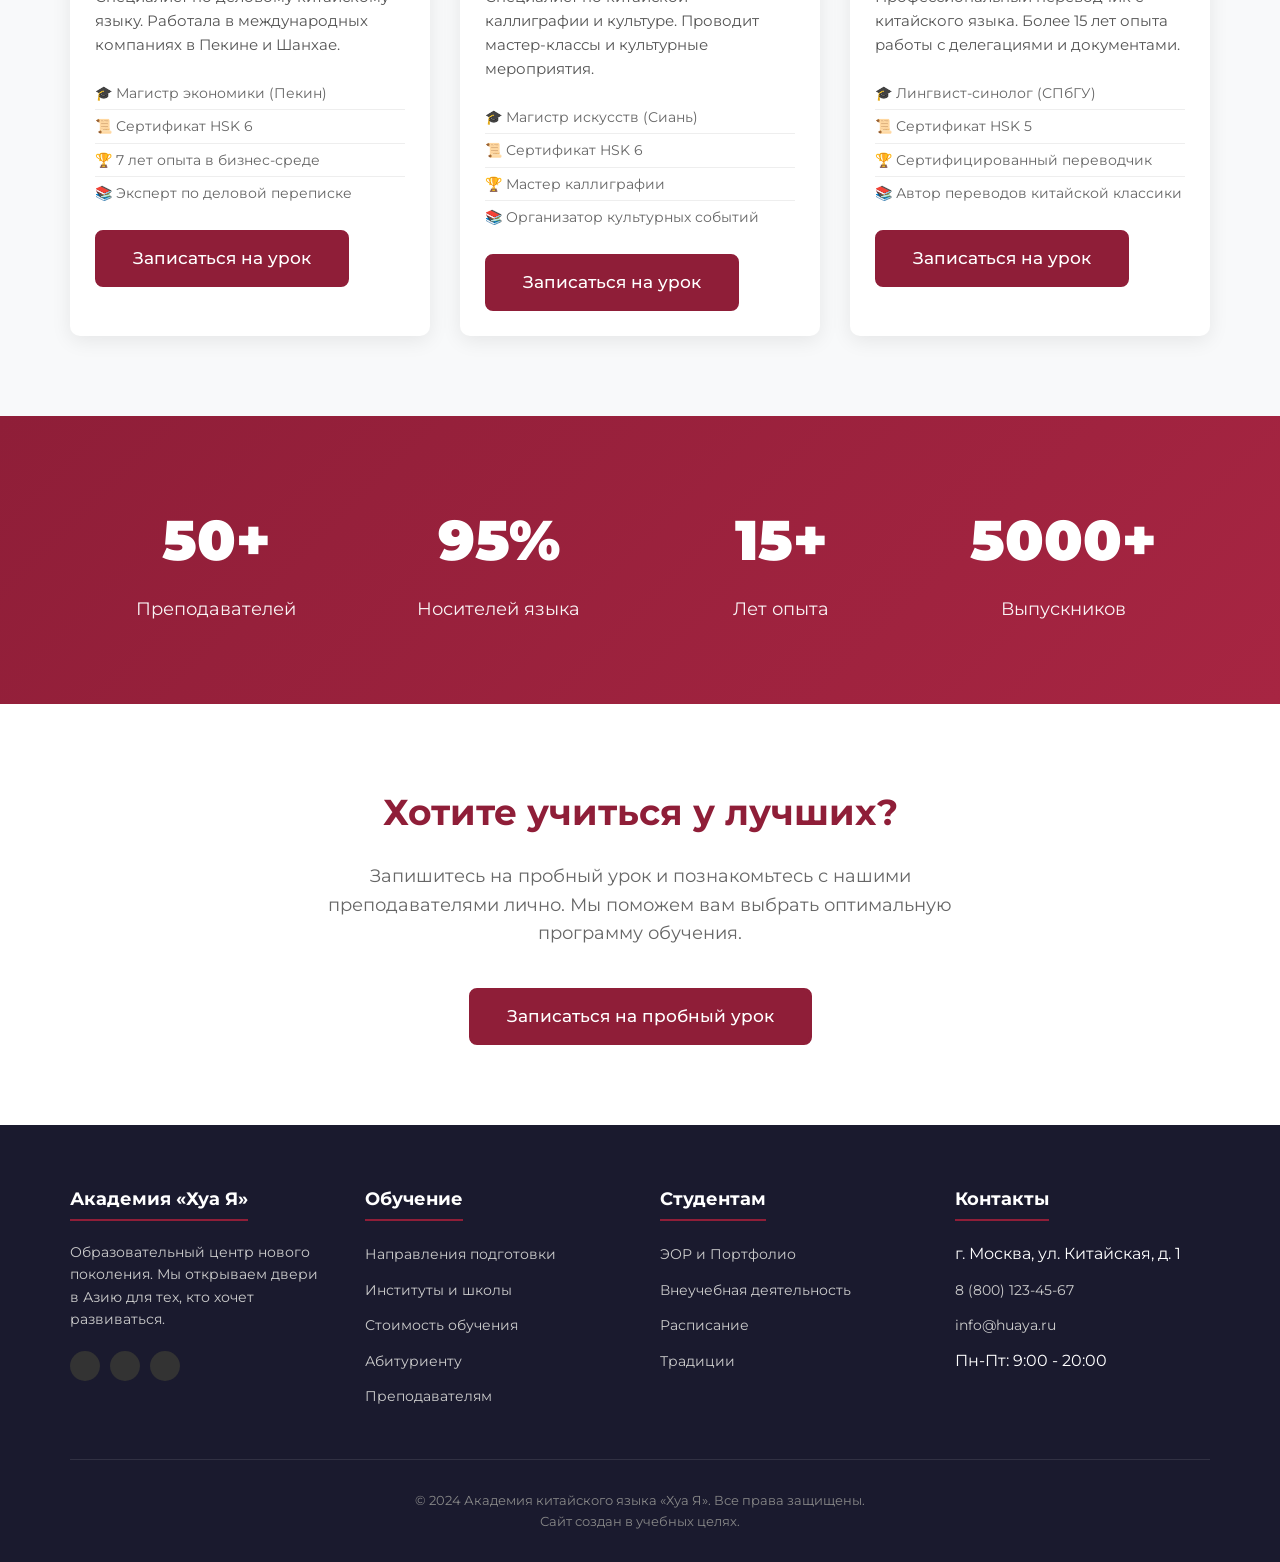
<file: staff.html>
<!DOCTYPE html>
<html lang="ru">
<head>
    <meta charset="UTF-8">
    <meta name="viewport" content="width=device-width, initial-scale=1.0">
    <title>Преподаватели | Хуа Я</title>
    <link href="https://fonts.googleapis.com/css2?family=Montserrat:wght@300;400;500;600;700;900&display=swap" rel="stylesheet">
    <link rel="stylesheet" href="style.css">
    <style>
        /* === КНОПКА СО ЗВЁЗДАМИ === */
        .star-btn {
            position: relative;
            padding: 12px 35px;
            background: #8f1e38;
            font-size: 17px;
            font-weight: 500;
            color: #fff;
            border: 3px solid #8f1e38;
            border-radius: 8px;
            box-shadow: 0 0 0 #8f1e388c;
            transition: all 0.3s ease-in-out;
            cursor: pointer;
            text-decoration: none;
            display: inline-flex;
            align-items: center;
            justify-content: center;
            gap: 8px;
            font-family: 'Montserrat', sans-serif;
        }

        .star-btn .star-1,
        .star-btn .star-2,
        .star-btn .star-3,
        .star-btn .star-4,
        .star-btn .star-5,
        .star-btn .star-6 {
            position: absolute;
            width: 25px;
            height: auto;
            filter: drop-shadow(0 0 0 #fffdef);
            z-index: -5;
            transition: all 1s cubic-bezier(0.05, 0.83, 0.43, 0.96);
            pointer-events: none;
        }

        .star-btn .star-1 { top: 20%; left: 20%; width: 25px; }
        .star-btn .star-2 { top: 45%; left: 45%; width: 15px; transition: all 1s cubic-bezier(0, 0.4, 0, 1.01); }
        .star-btn .star-3 { top: 40%; left: 40%; width: 5px; transition: all 1s cubic-bezier(0, 0.4, 0, 1.01); }
        .star-btn .star-4 { top: 20%; left: 40%; width: 8px; transition: all 0.8s cubic-bezier(0, 0.4, 0, 1.01); }
        .star-btn .star-5 { top: 25%; left: 45%; width: 15px; transition: all 0.6s cubic-bezier(0, 0.4, 0, 1.01); }
        .star-btn .star-6 { top: 5%; left: 50%; width: 5px; transition: all 0.8s ease; }

        .star-btn:hover {
            background: transparent;
            color: #8f1e38;
            box-shadow: 0 0 25px #8f1e388c;
        }

        .star-btn:hover .star-1 {
            top: -80%; left: -30%;
            filter: drop-shadow(0 0 10px #fffdef);
            z-index: 2;
        }
        .star-btn:hover .star-2 {
            top: -25%; left: 10%;
            filter: drop-shadow(0 0 10px #fffdef);
            z-index: 2;
        }
        .star-btn:hover .star-3 {
            top: 55%; left: 25%;
            filter: drop-shadow(0 0 10px #fffdef);
            z-index: 2;
        }
        .star-btn:hover .star-4 {
            top: 30%; left: 80%;
            filter: drop-shadow(0 0 10px #fffdef);
            z-index: 2;
        }
        .star-btn:hover .star-5 {
            top: 25%; left: 115%;
            filter: drop-shadow(0 0 10px #fffdef);
            z-index: 2;
        }
        .star-btn:hover .star-6 {
            top: 5%; left: 60%;
            filter: drop-shadow(0 0 10px #fffdef);
            z-index: 2;
        }

        .star-btn .fil0 { fill: #fffdef; }

        /* === СТИЛИ ДЛЯ СТРАНИЦЫ ПРЕПОДАВАТЕЛЕЙ === */
        .page-header {
             background: linear-gradient(rgba(0,0,0,0.6), rgba(0,0,0,0.6)), url('images/56.jpeg');
            background-size: cover;
            background-position: center;
            padding: 200px 0;
            color: #fff;
            text-align: center;
        }

        .page-header h1 {
            font-size: 48px;
            margin-bottom: 20px;
            font-weight: 900;
            color: #fff;
        }

        .page-header p {
            font-size: 20px;
            max-width: 800px;
            margin: 0 auto;
            opacity: 0.95;
        }

        .director-section {
            padding: 80px 0;
            background: #fff;
        }

        .director-grid {
            display: grid;
            grid-template-columns: 1fr 1fr;
            gap: 50px;
            align-items: center;
            max-width: 1100px;
            margin: 0 auto;
        }

        .director-photo {
            width: 100%;
            height: 500px;
            background: #f0f0f0;
            border-radius: 10px;
            overflow: hidden;
        }

        .director-photo img {
            width: 100%;
            height: 100%;
            object-fit: cover;
        }

        .director-info h2 {
            font-size: 36px;
            color: #8f1e38;
            margin-bottom: 10px;
        }

        .director-position {
            font-size: 18px;
            color: #666;
            margin-bottom: 30px;
            font-weight: 500;
        }

        .director-quote {
            background: #f8f9fa;
            border-left: 4px solid #8f1e38;
            padding: 30px;
            margin: 30px 0;
            font-style: italic;
            font-size: 18px;
            line-height: 1.8;
            color: #333;
        }

        .director-text {
            font-size: 16px;
            line-height: 1.8;
            color: #555;
            margin-bottom: 20px;
        }

        .staff-section {
            padding: 80px 0;
            background: #f8f9fa;
        }

        .section-title {
            text-align: center;
            font-size: 36px;
            color: #8f1e38;
            margin-bottom: 60px;
        }

        .staff-grid {
            display: grid;
            grid-template-columns: repeat(3, 1fr);
            gap: 30px;
            max-width: 1200px;
            margin: 0 auto;
        }

        .staff-card {
            background: #fff;
            border-radius: 10px;
            overflow: hidden;
            box-shadow: 0 5px 20px rgba(0,0,0,0.08);
            transition: 0.3s;
        }

        .staff-card:hover {
            transform: translateY(-5px);
            box-shadow: 0 10px 30px rgba(0,0,0,0.15);
        }

        .staff-photo {
            width: 100%;
            height: 300px;
            background: #f0f0f0;
            overflow: hidden;
        }

        .staff-photo img {
            width: 100%;
            height: 100%;
            object-fit: cover;
        }

        .staff-info {
            padding: 25px;
        }

        .staff-name {
            font-size: 22px;
            color: #8f1e38;
            margin-bottom: 10px;
            font-weight: 700;
        }

        .staff-position {
            font-size: 16px;
            color: #666;
            margin-bottom: 15px;
            font-weight: 500;
        }

        .staff-bio {
            font-size: 15px;
            line-height: 1.6;
            color: #555;
            margin-bottom: 20px;
        }

        .staff-qualifications {
            list-style: none;
            margin-bottom: 20px;
        }

        .staff-qualifications li {
            padding: 5px 0;
            font-size: 14px;
            color: #666;
            border-bottom: 1px solid #eee;
        }

        .staff-qualifications li:last-child {
            border-bottom: none;
        }

        .stats-section {
            padding: 80px 0;
            background: linear-gradient(135deg, #8f1e38 0%, #a72542 100%);
            color: #fff;
            text-align: center;
        }

        .stats-grid {
            display: grid;
            grid-template-columns: repeat(4, 1fr);
            gap: 30px;
            max-width: 1100px;
            margin: 0 auto;
        }

        .stat-item__number {
            font-size: 56px;
            font-weight: 900;
            margin-bottom: 10px;
        }

        .stat-item__label {
            font-size: 18px;
            opacity: 0.95;
        }

        .cta-section {
            padding: 80px 0;
            background: #fff;
            text-align: center;
        }

        .cta-section h2 {
            font-size: 36px;
            color: #8f1e38;
            margin-bottom: 20px;
        }

        .cta-section p {
            font-size: 18px;
            color: #666;
            max-width: 700px;
            margin: 0 auto 40px;
            line-height: 1.6;
        }
    </style>
</head>
<body>

    <!-- ==================== ШАПКА САЙТА ==================== -->
    <header class="header">
        <div class="container header__container">
            <a href="index.html" class="logo">
                <img src="images/ЛОГОТИП1.png" alt="Логотип Академии Хуа Я">
            </a>
            
            <nav class="nav">
                <ul class="nav__list">
                    <li><a href="index.html" class="nav__link">Главная</a></li>
                    <li><a href="about.html" class="nav__link">Об Академии</a></li>
                    <li><a href="history.html" class="nav__link">История</a></li>
                    <li><a href="staff.html" class="nav__link">Преподаватели</a></li>
                    <li><a href="education.html" class="nav__link">Образование</a></li>
                    <li><a href="directions.html" class="nav__link">Направления</a></li>
                    <li><a href="institutes.html" class="nav__link">Институты</a></li>
                    <li><a href="applicants.html" class="nav__link">Поступающим</a></li>
                    <li><a href="tuition.html" class="nav__link">Стоимость</a></li>
                    <li><a href="students.html" class="nav__link">Студентам</a></li>
                    <li><a href="employees.html" class="nav__link">Сотруднику</a></li>
                    <li><a href="contacts.html" class="nav__link">Контакты</a></li>
                </ul>
            </nav>

            <div class="header__contacts">
                <a href="tel:+78001234567" class="phone">8 (800) 123-45-67</a>
                <span>г. Москва, ул. Китайская, 1</span>
            </div>
        </div>
    </header>

    <!-- ==================== ЗАГОЛОВОК СТРАНИЦЫ ==================== -->
    <section class="page-header">
        <div class="container">
            <h1>Наши преподаватели</h1>
            <p>Команда высококвалифицированных специалистов, влюблённых в китайский язык и культуру</p>
        </div>
    </section>

    <!-- ==================== ДИРЕКТОР АКАДЕМИИ ==================== -->
    <section class="director-section">
        <div class="container">
            <div class="director-grid">
                <div class="director-photo">
                    <img src="images/Ван ли минь.jpg" alt="Директор Академии Хуа Я">
                </div>
                <div class="director-info">
                    <h2>Чон Чонгук</h2>
                    <p class="director-position">Генеральный директор Академии «Хуа Я»</p>
                    
                    <div class="director-quote">
                        «Наша миссия — не просто научить языку, а создание моста между культурами. Каждый преподаватель в нашей команде — это посол китайской культуры, который помогает студентам не только выучить язык, но и понять философию, традиции и менталитет китайского народа.»
                    </div>

                    <p class="director-text">
                        Чон Чонгук — выпускник Пекинского университета языка и культуры, кандидат филологических наук. Более 20 лет опыта преподавания китайского языка как иностранного в России и Европе.
                    </p>

                    <p class="director-text">
                        Под её руководством Академия «Хуа Я» стала одним из ведущих центров изучения китайского языка в России. Она лично курирует методическую работу и подбор преподавательского состава.
                    </p>

                    <div style="margin-top: 30px;">
                        <a href="contacts.html" class="star-btn">
                            Связаться с директором
                            <div class="star-1"><svg xmlns="http://www.w3.org/2000/svg" viewBox="0 0 784.11 815.53"><path class="fil0" d="M392.05 0c-20.9,210.08 -184.06,378.41 -392.05,407.78 207.96,29.37 371.12,197.68 392.05,407.74 20.93,-210.06 184.09,-378.37 392.05,-407.74 -207.98,-29.38 -371.16,-197.69 -392.06,-407.78z"/></svg></div>
                            <div class="star-2"><svg xmlns="http://www.w3.org/2000/svg" viewBox="0 0 784.11 815.53"><path class="fil0" d="M392.05 0c-20.9,210.08 -184.06,378.41 -392.05,407.78 207.96,29.37 371.12,197.68 392.05,407.74 20.93,-210.06 184.09,-378.37 392.05,-407.74 -207.98,-29.38 -371.16,-197.69 -392.06,-407.78z"/></svg></div>
                            <div class="star-3"><svg xmlns="http://www.w3.org/2000/svg" viewBox="0 0 784.11 815.53"><path class="fil0" d="M392.05 0c-20.9,210.08 -184.06,378.41 -392.05,407.78 207.96,29.37 371.12,197.68 392.05,407.74 20.93,-210.06 184.09,-378.37 392.05,-407.74 -207.98,-29.38 -371.16,-197.69 -392.06,-407.78z"/></svg></div>
                            <div class="star-4"><svg xmlns="http://www.w3.org/2000/svg" viewBox="0 0 784.11 815.53"><path class="fil0" d="M392.05 0c-20.9,210.08 -184.06,378.41 -392.05,407.78 207.96,29.37 371.12,197.68 392.05,407.74 20.93,-210.06 184.09,-378.37 392.05,-407.74 -207.98,-29.38 -371.16,-197.69 -392.06,-407.78z"/></svg></div>
                            <div class="star-5"><svg xmlns="http://www.w3.org/2000/svg" viewBox="0 0 784.11 815.53"><path class="fil0" d="M392.05 0c-20.9,210.08 -184.06,378.41 -392.05,407.78 207.96,29.37 371.12,197.68 392.05,407.74 20.93,-210.06 184.09,-378.37 392.05,-407.74 -207.98,-29.38 -371.16,-197.69 -392.06,-407.78z"/></svg></div>
                            <div class="star-6"><svg xmlns="http://www.w3.org/2000/svg" viewBox="0 0 784.11 815.53"><path class="fil0" d="M392.05 0c-20.9,210.08 -184.06,378.41 -392.05,407.78 207.96,29.37 371.12,197.68 392.05,407.74 20.93,-210.06 184.09,-378.37 392.05,-407.74 -207.98,-29.38 -371.16,-197.69 -392.06,-407.78z"/></svg></div>
                        </a>
                        <div class="star-btn"; button onclick="toggleMusic()" style="margin-top: 10px;">🎵 Включить музыку</button>

                            <audio id="bgMusic" loop>
                            <source src="music/bts-heart.mp3" type="audio/mpeg">
                            </audio>

                            <script>
                            function toggleMusic() {
                            var music = document.getElementById('bgMusic');
                            if (music.paused) {
                                music.play();
                            } else {
                                music.pause();
                            }
                            }
                            </script>
                    </div>
                </div>
            </div>
        </div>
    </section>

    <!-- ==================== КОМАНДА ПРЕПОДАВАТЕЛЕЙ ==================== -->
    <section class="staff-section">
        <div class="container">
            <h2 class="section-title">Наши преподаватели</h2>
            
            <div class="staff-grid">
                <!-- Преподаватель 1 -->
                <div class="staff-card">
                    <div class="staff-photo">
                        <img src="images/71.jpg" alt="RM">
                    </div>
                    <div class="staff-info">
                        <h3 class="staff-name">Ким Намджун</h3>
                        <p class="staff-position">Старший преподаватель, носитель языка</p>
                        <p class="staff-bio">
                            Выпускник Пекинского университета языка и культуры. Более 10 лет опыта преподавания китайского языка как иностранного в России и Европе.
                        </p>
                        <ul class="staff-qualifications">
                            <li>🎓 Магистр филологии (Пекин)</li>
                            <li>📜 Сертификат HSK 6 (высший уровень)</li>
                            <li>🏆 Преподаватель года 2023</li>
                            <li>📚 Автор 3 учебных пособий</li>
                        </ul>
                        <a href="contacts.html" class="star-btn">
                            Записаться на урок
                            <div class="star-1"><svg xmlns="http://www.w3.org/2000/svg" viewBox="0 0 784.11 815.53"><path class="fil0" d="M392.05 0c-20.9,210.08 -184.06,378.41 -392.05,407.78 207.96,29.37 371.12,197.68 392.05,407.74 20.93,-210.06 184.09,-378.37 392.05,-407.74 -207.98,-29.38 -371.16,-197.69 -392.06,-407.78z"/></svg></div>
                            <div class="star-2"><svg xmlns="http://www.w3.org/2000/svg" viewBox="0 0 784.11 815.53"><path class="fil0" d="M392.05 0c-20.9,210.08 -184.06,378.41 -392.05,407.78 207.96,29.37 371.12,197.68 392.05,407.74 20.93,-210.06 184.09,-378.37 392.05,-407.74 -207.98,-29.38 -371.16,-197.69 -392.06,-407.78z"/></svg></div>
                            <div class="star-3"><svg xmlns="http://www.w3.org/2000/svg" viewBox="0 0 784.11 815.53"><path class="fil0" d="M392.05 0c-20.9,210.08 -184.06,378.41 -392.05,407.78 207.96,29.37 371.12,197.68 392.05,407.74 20.93,-210.06 184.09,-378.37 392.05,-407.74 -207.98,-29.38 -371.16,-197.69 -392.06,-407.78z"/></svg></div>
                            <div class="star-4"><svg xmlns="http://www.w3.org/2000/svg" viewBox="0 0 784.11 815.53"><path class="fil0" d="M392.05 0c-20.9,210.08 -184.06,378.41 -392.05,407.78 207.96,29.37 371.12,197.68 392.05,407.74 20.93,-210.06 184.09,-378.37 392.05,-407.74 -207.98,-29.38 -371.16,-197.69 -392.06,-407.78z"/></svg></div>
                            <div class="star-5"><svg xmlns="http://www.w3.org/2000/svg" viewBox="0 0 784.11 815.53"><path class="fil0" d="M392.05 0c-20.9,210.08 -184.06,378.41 -392.05,407.78 207.96,29.37 371.12,197.68 392.05,407.74 20.93,-210.06 184.09,-378.37 392.05,-407.74 -207.98,-29.38 -371.16,-197.69 -392.06,-407.78z"/></svg></div>
                            <div class="star-6"><svg xmlns="http://www.w3.org/2000/svg" viewBox="0 0 784.11 815.53"><path class="fil0" d="M392.05 0c-20.9,210.08 -184.06,378.41 -392.05,407.78 207.96,29.37 371.12,197.68 392.05,407.74 20.93,-210.06 184.09,-378.37 392.05,-407.74 -207.98,-29.38 -371.16,-197.69 -392.06,-407.78z"/></svg></div>
                        </a>
                    </div>
                </div>

                <!-- Преподаватель 2 -->
                <div class="staff-card">
                    <div class="staff-photo">
                        <img src="images/72.jpg" alt="JIN">
                    </div>
                    <div class="staff-info">
                        <h3 class="staff-name">Ким Сокджин</h3>
                        <p class="staff-position">Преподаватель, носитель языка</p>
                        <p class="staff-bio">
                            Специализируется на подготовке к экзаменам HSK. Более 8 лет опыта работы с русскоговорящими студентами.
                        </p>
                        <ul class="staff-qualifications">
                            <li>🎓 Бакалавр педагогики (Шанхай)</li>
                            <li>📜 Сертификат HSK 6</li>
                            <li>🏆 95% студентов сдают HSK с первого раза</li>
                            <li>📚 Эксперт по подготовке к экзаменам</li>
                        </ul>
                        <a href="contacts.html" class="star-btn">
                            Записаться на урок
                            <div class="star-1"><svg xmlns="http://www.w3.org/2000/svg" viewBox="0 0 784.11 815.53"><path class="fil0" d="M392.05 0c-20.9,210.08 -184.06,378.41 -392.05,407.78 207.96,29.37 371.12,197.68 392.05,407.74 20.93,-210.06 184.09,-378.37 392.05,-407.74 -207.98,-29.38 -371.16,-197.69 -392.06,-407.78z"/></svg></div>
                            <div class="star-2"><svg xmlns="http://www.w3.org/2000/svg" viewBox="0 0 784.11 815.53"><path class="fil0" d="M392.05 0c-20.9,210.08 -184.06,378.41 -392.05,407.78 207.96,29.37 371.12,197.68 392.05,407.74 20.93,-210.06 184.09,-378.37 392.05,-407.74 -207.98,-29.38 -371.16,-197.69 -392.06,-407.78z"/></svg></div>
                            <div class="star-3"><svg xmlns="http://www.w3.org/2000/svg" viewBox="0 0 784.11 815.53"><path class="fil0" d="M392.05 0c-20.9,210.08 -184.06,378.41 -392.05,407.78 207.96,29.37 371.12,197.68 392.05,407.74 20.93,-210.06 184.09,-378.37 392.05,-407.74 -207.98,-29.38 -371.16,-197.69 -392.06,-407.78z"/></svg></div>
                            <div class="star-4"><svg xmlns="http://www.w3.org/2000/svg" viewBox="0 0 784.11 815.53"><path class="fil0" d="M392.05 0c-20.9,210.08 -184.06,378.41 -392.05,407.78 207.96,29.37 371.12,197.68 392.05,407.74 20.93,-210.06 184.09,-378.37 392.05,-407.74 -207.98,-29.38 -371.16,-197.69 -392.06,-407.78z"/></svg></div>
                            <div class="star-5"><svg xmlns="http://www.w3.org/2000/svg" viewBox="0 0 784.11 815.53"><path class="fil0" d="M392.05 0c-20.9,210.08 -184.06,378.41 -392.05,407.78 207.96,29.37 371.12,197.68 392.05,407.74 20.93,-210.06 184.09,-378.37 392.05,-407.74 -207.98,-29.38 -371.16,-197.69 -392.06,-407.78z"/></svg></div>
                            <div class="star-6"><svg xmlns="http://www.w3.org/2000/svg" viewBox="0 0 784.11 815.53"><path class="fil0" d="M392.05 0c-20.9,210.08 -184.06,378.41 -392.05,407.78 207.96,29.37 371.12,197.68 392.05,407.74 20.93,-210.06 184.09,-378.37 392.05,-407.74 -207.98,-29.38 -371.16,-197.69 -392.06,-407.78z"/></svg></div>
                        </a>
                    </div>
                </div>

                <!-- Преподаватель 3 -->
                <div class="staff-card">
                    <div class="staff-photo">
                        <img src="images/73.jpg" alt="Мин Юнги">
                    </div>
                    <div class="staff-info">
                        <h3 class="staff-name">Мин Юнги</h3>
                        <p class="staff-position">Преподаватель, методист</p>
                        <p class="staff-bio">
                            Выпускник МГИМО, специализируется на адаптации китайских методик для русскоговорящих студентов.
                        </p>
                        <ul class="staff-qualifications">
                            <li>🎓 Магистр востоковедения (МГИМО)</li>
                            <li>📜 Сертификат HSK 5</li>
                            <li>🏆 5 лет опыта преподавания</li>
                            <li>📚 Разработчик учебных программ</li>
                        </ul>
                        <a href="contacts.html" class="star-btn">
                            Записаться на урок
                            <div class="star-1"><svg xmlns="http://www.w3.org/2000/svg" viewBox="0 0 784.11 815.53"><path class="fil0" d="M392.05 0c-20.9,210.08 -184.06,378.41 -392.05,407.78 207.96,29.37 371.12,197.68 392.05,407.74 20.93,-210.06 184.09,-378.37 392.05,-407.74 -207.98,-29.38 -371.16,-197.69 -392.06,-407.78z"/></svg></div>
                            <div class="star-2"><svg xmlns="http://www.w3.org/2000/svg" viewBox="0 0 784.11 815.53"><path class="fil0" d="M392.05 0c-20.9,210.08 -184.06,378.41 -392.05,407.78 207.96,29.37 371.12,197.68 392.05,407.74 20.93,-210.06 184.09,-378.37 392.05,-407.74 -207.98,-29.38 -371.16,-197.69 -392.06,-407.78z"/></svg></div>
                            <div class="star-3"><svg xmlns="http://www.w3.org/2000/svg" viewBox="0 0 784.11 815.53"><path class="fil0" d="M392.05 0c-20.9,210.08 -184.06,378.41 -392.05,407.78 207.96,29.37 371.12,197.68 392.05,407.74 20.93,-210.06 184.09,-378.37 392.05,-407.74 -207.98,-29.38 -371.16,-197.69 -392.06,-407.78z"/></svg></div>
                            <div class="star-4"><svg xmlns="http://www.w3.org/2000/svg" viewBox="0 0 784.11 815.53"><path class="fil0" d="M392.05 0c-20.9,210.08 -184.06,378.41 -392.05,407.78 207.96,29.37 371.12,197.68 392.05,407.74 20.93,-210.06 184.09,-378.37 392.05,-407.74 -207.98,-29.38 -371.16,-197.69 -392.06,-407.78z"/></svg></div>
                            <div class="star-5"><svg xmlns="http://www.w3.org/2000/svg" viewBox="0 0 784.11 815.53"><path class="fil0" d="M392.05 0c-20.9,210.08 -184.06,378.41 -392.05,407.78 207.96,29.37 371.12,197.68 392.05,407.74 20.93,-210.06 184.09,-378.37 392.05,-407.74 -207.98,-29.38 -371.16,-197.69 -392.06,-407.78z"/></svg></div>
                            <div class="star-6"><svg xmlns="http://www.w3.org/2000/svg" viewBox="0 0 784.11 815.53"><path class="fil0" d="M392.05 0c-20.9,210.08 -184.06,378.41 -392.05,407.78 207.96,29.37 371.12,197.68 392.05,407.74 20.93,-210.06 184.09,-378.37 392.05,-407.74 -207.98,-29.38 -371.16,-197.69 -392.06,-407.78z"/></svg></div>
                        </a>
                    </div>
                </div>

                <!-- Преподаватель 4 -->
                <div class="staff-card">
                    <div class="staff-photo">
                        <img src="images/74.jpg" alt="Чон Хосок">
                    </div>
                    <div class="staff-info">
                        <h3 class="staff-name">Чон Хосок</h3>
                        <p class="staff-position">Преподаватель, носитель языка</p>
                        <p class="staff-bio">
                            Специалист по деловому китайскому языку. Работала в международных компаниях в Пекине и Шанхае.
                        </p>
                        <ul class="staff-qualifications">
                            <li>🎓 Магистр экономики (Пекин)</li>
                            <li>📜 Сертификат HSK 6</li>
                            <li>🏆 7 лет опыта в бизнес-среде</li>
                            <li>📚 Эксперт по деловой переписке</li>
                        </ul>
                        <a href="contacts.html" class="star-btn">
                            Записаться на урок
                            <div class="star-1"><svg xmlns="http://www.w3.org/2000/svg" viewBox="0 0 784.11 815.53"><path class="fil0" d="M392.05 0c-20.9,210.08 -184.06,378.41 -392.05,407.78 207.96,29.37 371.12,197.68 392.05,407.74 20.93,-210.06 184.09,-378.37 392.05,-407.74 -207.98,-29.38 -371.16,-197.69 -392.06,-407.78z"/></svg></div>
                            <div class="star-2"><svg xmlns="http://www.w3.org/2000/svg" viewBox="0 0 784.11 815.53"><path class="fil0" d="M392.05 0c-20.9,210.08 -184.06,378.41 -392.05,407.78 207.96,29.37 371.12,197.68 392.05,407.74 20.93,-210.06 184.09,-378.37 392.05,-407.74 -207.98,-29.38 -371.16,-197.69 -392.06,-407.78z"/></svg></div>
                            <div class="star-3"><svg xmlns="http://www.w3.org/2000/svg" viewBox="0 0 784.11 815.53"><path class="fil0" d="M392.05 0c-20.9,210.08 -184.06,378.41 -392.05,407.78 207.96,29.37 371.12,197.68 392.05,407.74 20.93,-210.06 184.09,-378.37 392.05,-407.74 -207.98,-29.38 -371.16,-197.69 -392.06,-407.78z"/></svg></div>
                            <div class="star-4"><svg xmlns="http://www.w3.org/2000/svg" viewBox="0 0 784.11 815.53"><path class="fil0" d="M392.05 0c-20.9,210.08 -184.06,378.41 -392.05,407.78 207.96,29.37 371.12,197.68 392.05,407.74 20.93,-210.06 184.09,-378.37 392.05,-407.74 -207.98,-29.38 -371.16,-197.69 -392.06,-407.78z"/></svg></div>
                            <div class="star-5"><svg xmlns="http://www.w3.org/2000/svg" viewBox="0 0 784.11 815.53"><path class="fil0" d="M392.05 0c-20.9,210.08 -184.06,378.41 -392.05,407.78 207.96,29.37 371.12,197.68 392.05,407.74 20.93,-210.06 184.09,-378.37 392.05,-407.74 -207.98,-29.38 -371.16,-197.69 -392.06,-407.78z"/></svg></div>
                            <div class="star-6"><svg xmlns="http://www.w3.org/2000/svg" viewBox="0 0 784.11 815.53"><path class="fil0" d="M392.05 0c-20.9,210.08 -184.06,378.41 -392.05,407.78 207.96,29.37 371.12,197.68 392.05,407.74 20.93,-210.06 184.09,-378.37 392.05,-407.74 -207.98,-29.38 -371.16,-197.69 -392.06,-407.78z"/></svg></div>
                        </a>
                    </div>
                </div>

                <!-- Преподаватель 5 -->
                <div class="staff-card">
                    <div class="staff-photo">
                        <img src="images/75.jpg" alt="Пак Чимин">
                    </div>
                    <div class="staff-info">
                        <h3 class="staff-name">Пак Чимин</h3>
                        <p class="staff-position">Преподаватель, носитель языка</p>
                        <p class="staff-bio">
                            Специалист по китайской каллиграфии и культуре. Проводит мастер-классы и культурные мероприятия.
                        </p>
                        <ul class="staff-qualifications">
                            <li>🎓 Магистр искусств (Сиань)</li>
                            <li>📜 Сертификат HSK 6</li>
                            <li>🏆 Мастер каллиграфии</li>
                            <li>📚 Организатор культурных событий</li>
                        </ul>
                        <a href="contacts.html" class="star-btn">
                            Записаться на урок
                            <div class="star-1"><svg xmlns="http://www.w3.org/2000/svg" viewBox="0 0 784.11 815.53"><path class="fil0" d="M392.05 0c-20.9,210.08 -184.06,378.41 -392.05,407.78 207.96,29.37 371.12,197.68 392.05,407.74 20.93,-210.06 184.09,-378.37 392.05,-407.74 -207.98,-29.38 -371.16,-197.69 -392.06,-407.78z"/></svg></div>
                            <div class="star-2"><svg xmlns="http://www.w3.org/2000/svg" viewBox="0 0 784.11 815.53"><path class="fil0" d="M392.05 0c-20.9,210.08 -184.06,378.41 -392.05,407.78 207.96,29.37 371.12,197.68 392.05,407.74 20.93,-210.06 184.09,-378.37 392.05,-407.74 -207.98,-29.38 -371.16,-197.69 -392.06,-407.78z"/></svg></div>
                            <div class="star-3"><svg xmlns="http://www.w3.org/2000/svg" viewBox="0 0 784.11 815.53"><path class="fil0" d="M392.05 0c-20.9,210.08 -184.06,378.41 -392.05,407.78 207.96,29.37 371.12,197.68 392.05,407.74 20.93,-210.06 184.09,-378.37 392.05,-407.74 -207.98,-29.38 -371.16,-197.69 -392.06,-407.78z"/></svg></div>
                            <div class="star-4"><svg xmlns="http://www.w3.org/2000/svg" viewBox="0 0 784.11 815.53"><path class="fil0" d="M392.05 0c-20.9,210.08 -184.06,378.41 -392.05,407.78 207.96,29.37 371.12,197.68 392.05,407.74 20.93,-210.06 184.09,-378.37 392.05,-407.74 -207.98,-29.38 -371.16,-197.69 -392.06,-407.78z"/></svg></div>
                            <div class="star-5"><svg xmlns="http://www.w3.org/2000/svg" viewBox="0 0 784.11 815.53"><path class="fil0" d="M392.05 0c-20.9,210.08 -184.06,378.41 -392.05,407.78 207.96,29.37 371.12,197.68 392.05,407.74 20.93,-210.06 184.09,-378.37 392.05,-407.74 -207.98,-29.38 -371.16,-197.69 -392.06,-407.78z"/></svg></div>
                            <div class="star-6"><svg xmlns="http://www.w3.org/2000/svg" viewBox="0 0 784.11 815.53"><path class="fil0" d="M392.05 0c-20.9,210.08 -184.06,378.41 -392.05,407.78 207.96,29.37 371.12,197.68 392.05,407.74 20.93,-210.06 184.09,-378.37 392.05,-407.74 -207.98,-29.38 -371.16,-197.69 -392.06,-407.78z"/></svg></div>
                        </a>
                    </div>
                </div>

                <!-- Преподаватель 6 -->
                <div class="staff-card">
                    <div class="staff-photo">
                        <img src="images/76.jpg" alt="V">
                    </div>
                    <div class="staff-info">
                        <h3 class="staff-name">Ким Тэхен</h3>
                        <p class="staff-position">Преподаватель, переводчик</p>
                        <p class="staff-bio">
                            Профессиональный переводчик с китайского языка. Более 15 лет опыта работы с делегациями и документами.
                        </p>
                        <ul class="staff-qualifications">
                            <li>🎓 Лингвист-синолог (СПбГУ)</li>
                            <li>📜 Сертификат HSK 5</li>
                            <li>🏆 Сертифицированный переводчик</li>
                            <li>📚 Автор переводов китайской классики</li>
                        </ul>
                        <a href="contacts.html" class="star-btn">
                            Записаться на урок
                            <div class="star-1"><svg xmlns="http://www.w3.org/2000/svg" viewBox="0 0 784.11 815.53"><path class="fil0" d="M392.05 0c-20.9,210.08 -184.06,378.41 -392.05,407.78 207.96,29.37 371.12,197.68 392.05,407.74 20.93,-210.06 184.09,-378.37 392.05,-407.74 -207.98,-29.38 -371.16,-197.69 -392.06,-407.78z"/></svg></div>
                            <div class="star-2"><svg xmlns="http://www.w3.org/2000/svg" viewBox="0 0 784.11 815.53"><path class="fil0" d="M392.05 0c-20.9,210.08 -184.06,378.41 -392.05,407.78 207.96,29.37 371.12,197.68 392.05,407.74 20.93,-210.06 184.09,-378.37 392.05,-407.74 -207.98,-29.38 -371.16,-197.69 -392.06,-407.78z"/></svg></div>
                            <div class="star-3"><svg xmlns="http://www.w3.org/2000/svg" viewBox="0 0 784.11 815.53"><path class="fil0" d="M392.05 0c-20.9,210.08 -184.06,378.41 -392.05,407.78 207.96,29.37 371.12,197.68 392.05,407.74 20.93,-210.06 184.09,-378.37 392.05,-407.74 -207.98,-29.38 -371.16,-197.69 -392.06,-407.78z"/></svg></div>
                            <div class="star-4"><svg xmlns="http://www.w3.org/2000/svg" viewBox="0 0 784.11 815.53"><path class="fil0" d="M392.05 0c-20.9,210.08 -184.06,378.41 -392.05,407.78 207.96,29.37 371.12,197.68 392.05,407.74 20.93,-210.06 184.09,-378.37 392.05,-407.74 -207.98,-29.38 -371.16,-197.69 -392.06,-407.78z"/></svg></div>
                            <div class="star-5"><svg xmlns="http://www.w3.org/2000/svg" viewBox="0 0 784.11 815.53"><path class="fil0" d="M392.05 0c-20.9,210.08 -184.06,378.41 -392.05,407.78 207.96,29.37 371.12,197.68 392.05,407.74 20.93,-210.06 184.09,-378.37 392.05,-407.74 -207.98,-29.38 -371.16,-197.69 -392.06,-407.78z"/></svg></div>
                            <div class="star-6"><svg xmlns="http://www.w3.org/2000/svg" viewBox="0 0 784.11 815.53"><path class="fil0" d="M392.05 0c-20.9,210.08 -184.06,378.41 -392.05,407.78 207.96,29.37 371.12,197.68 392.05,407.74 20.93,-210.06 184.09,-378.37 392.05,-407.74 -207.98,-29.38 -371.16,-197.69 -392.06,-407.78z"/></svg></div>
                        </a>
                    </div>
                </div>
            </div>
        </div>
    </section>

    <!-- ==================== СТАТИСТИКА ==================== -->
    <section class="stats-section">
        <div class="container">
            <div class="stats-grid">
                <div class="stat-item">
                    <div class="stat-item__number">50+</div>
                    <div class="stat-item__label">Преподавателей</div>
                </div>
                <div class="stat-item">
                    <div class="stat-item__number">95%</div>
                    <div class="stat-item__label">Носителей языка</div>
                </div>
                <div class="stat-item">
                    <div class="stat-item__number">15+</div>
                    <div class="stat-item__label">Лет опыта</div>
                </div>
                <div class="stat-item">
                    <div class="stat-item__number">5000+</div>
                    <div class="stat-item__label">Выпускников</div>
                </div>
            </div>
        </div>
    </section>

    <!-- ==================== CTA ==================== -->
    <section class="cta-section">
        <div class="container">
            <h2>Хотите учиться у лучших?</h2>
            <p>Запишитесь на пробный урок и познакомьтесь с нашими преподавателями лично. Мы поможем вам выбрать оптимальную программу обучения.</p>
            
            <a href="contacts.html" class="star-btn">
                Записаться на пробный урок
                <div class="star-1"><svg xmlns="http://www.w3.org/2000/svg" viewBox="0 0 784.11 815.53"><path class="fil0" d="M392.05 0c-20.9,210.08 -184.06,378.41 -392.05,407.78 207.96,29.37 371.12,197.68 392.05,407.74 20.93,-210.06 184.09,-378.37 392.05,-407.74 -207.98,-29.38 -371.16,-197.69 -392.06,-407.78z"/></svg></div>
                <div class="star-2"><svg xmlns="http://www.w3.org/2000/svg" viewBox="0 0 784.11 815.53"><path class="fil0" d="M392.05 0c-20.9,210.08 -184.06,378.41 -392.05,407.78 207.96,29.37 371.12,197.68 392.05,407.74 20.93,-210.06 184.09,-378.37 392.05,-407.74 -207.98,-29.38 -371.16,-197.69 -392.06,-407.78z"/></svg></div>
                <div class="star-3"><svg xmlns="http://www.w3.org/2000/svg" viewBox="0 0 784.11 815.53"><path class="fil0" d="M392.05 0c-20.9,210.08 -184.06,378.41 -392.05,407.78 207.96,29.37 371.12,197.68 392.05,407.74 20.93,-210.06 184.09,-378.37 392.05,-407.74 -207.98,-29.38 -371.16,-197.69 -392.06,-407.78z"/></svg></div>
                <div class="star-4"><svg xmlns="http://www.w3.org/2000/svg" viewBox="0 0 784.11 815.53"><path class="fil0" d="M392.05 0c-20.9,210.08 -184.06,378.41 -392.05,407.78 207.96,29.37 371.12,197.68 392.05,407.74 20.93,-210.06 184.09,-378.37 392.05,-407.74 -207.98,-29.38 -371.16,-197.69 -392.06,-407.78z"/></svg></div>
                <div class="star-5"><svg xmlns="http://www.w3.org/2000/svg" viewBox="0 0 784.11 815.53"><path class="fil0" d="M392.05 0c-20.9,210.08 -184.06,378.41 -392.05,407.78 207.96,29.37 371.12,197.68 392.05,407.74 20.93,-210.06 184.09,-378.37 392.05,-407.74 -207.98,-29.38 -371.16,-197.69 -392.06,-407.78z"/></svg></div>
                <div class="star-6"><svg xmlns="http://www.w3.org/2000/svg" viewBox="0 0 784.11 815.53"><path class="fil0" d="M392.05 0c-20.9,210.08 -184.06,378.41 -392.05,407.78 207.96,29.37 371.12,197.68 392.05,407.74 20.93,-210.06 184.09,-378.37 392.05,-407.74 -207.98,-29.38 -371.16,-197.69 -392.06,-407.78z"/></svg></div>
            </a>
        </div>
    </section>

    <!-- ==================== ПОДВАЛ ==================== -->
    <footer class="footer">
        <div class="container">
            <div class="footer__grid">
                <div>
                    <h4 class="footer__title">Академия «Хуа Я»</h4>
                    <p style="font-size: 14px; color: #ccc; margin-bottom: 20px;">
                        Образовательный центр нового поколения. 
                        Мы открываем двери в Азию для тех, кто хочет развиваться.
                    </p>
                    <div style="display: flex; gap: 10px;">
                        <div style="width: 30px; height: 30px; background: #333; border-radius: 50%;"></div>
                        <div style="width: 30px; height: 30px; background: #333; border-radius: 50%;"></div>
                        <div style="width: 30px; height: 30px; background: #333; border-radius: 50%;"></div>
                    </div>
                </div>
                
                <div>
                    <h4 class="footer__title">Обучение</h4>
                    <ul class="footer__list">
                        <li><a href="directions.html">Направления подготовки</a></li>
                        <li><a href="institutes.html">Институты и школы</a></li>
                        <li><a href="tuition.html">Стоимость обучения</a></li>
                        <li><a href="applicants.html">Абитуриенту</a></li>
                        <li><a href="employees.html">Преподавателям</a></li>
                    </ul>
                </div>

                <div>
                    <h4 class="footer__title">Студентам</h4>
                    <ul class="footer__list">
                        <li><a href="useful_info.html">ЭОР и Портфолио</a></li>
                        <li><a href="extracurricular.html">Внеучебная деятельность</a></li>
                        <li><a href="students.html">Расписание</a></li>
                        <li><a href="history.html">Традиции</a></li>
                    </ul>
                </div>

                <div>
                    <h4 class="footer__title">Контакты</h4>
                    <ul class="footer__list">
                        <li>г. Москва, ул. Китайская, д. 1</li>
                        <li><a href="tel:+78001234567">8 (800) 123-45-67</a></li>
                        <li><a href="mailto:info@huaya.ru">info@huaya.ru</a></li>
                        <li>Пн-Пт: 9:00 - 20:00</li>
                    </ul>
                </div>
            </div>
            
            <div class="footer__bottom">
                &copy; 2024 Академия китайского языка «Хуа Я». Все права защищены. <br>
                Сайт создан в учебных целях.
            </div>
        </div>
    </footer>

</body>
</html>
</file>
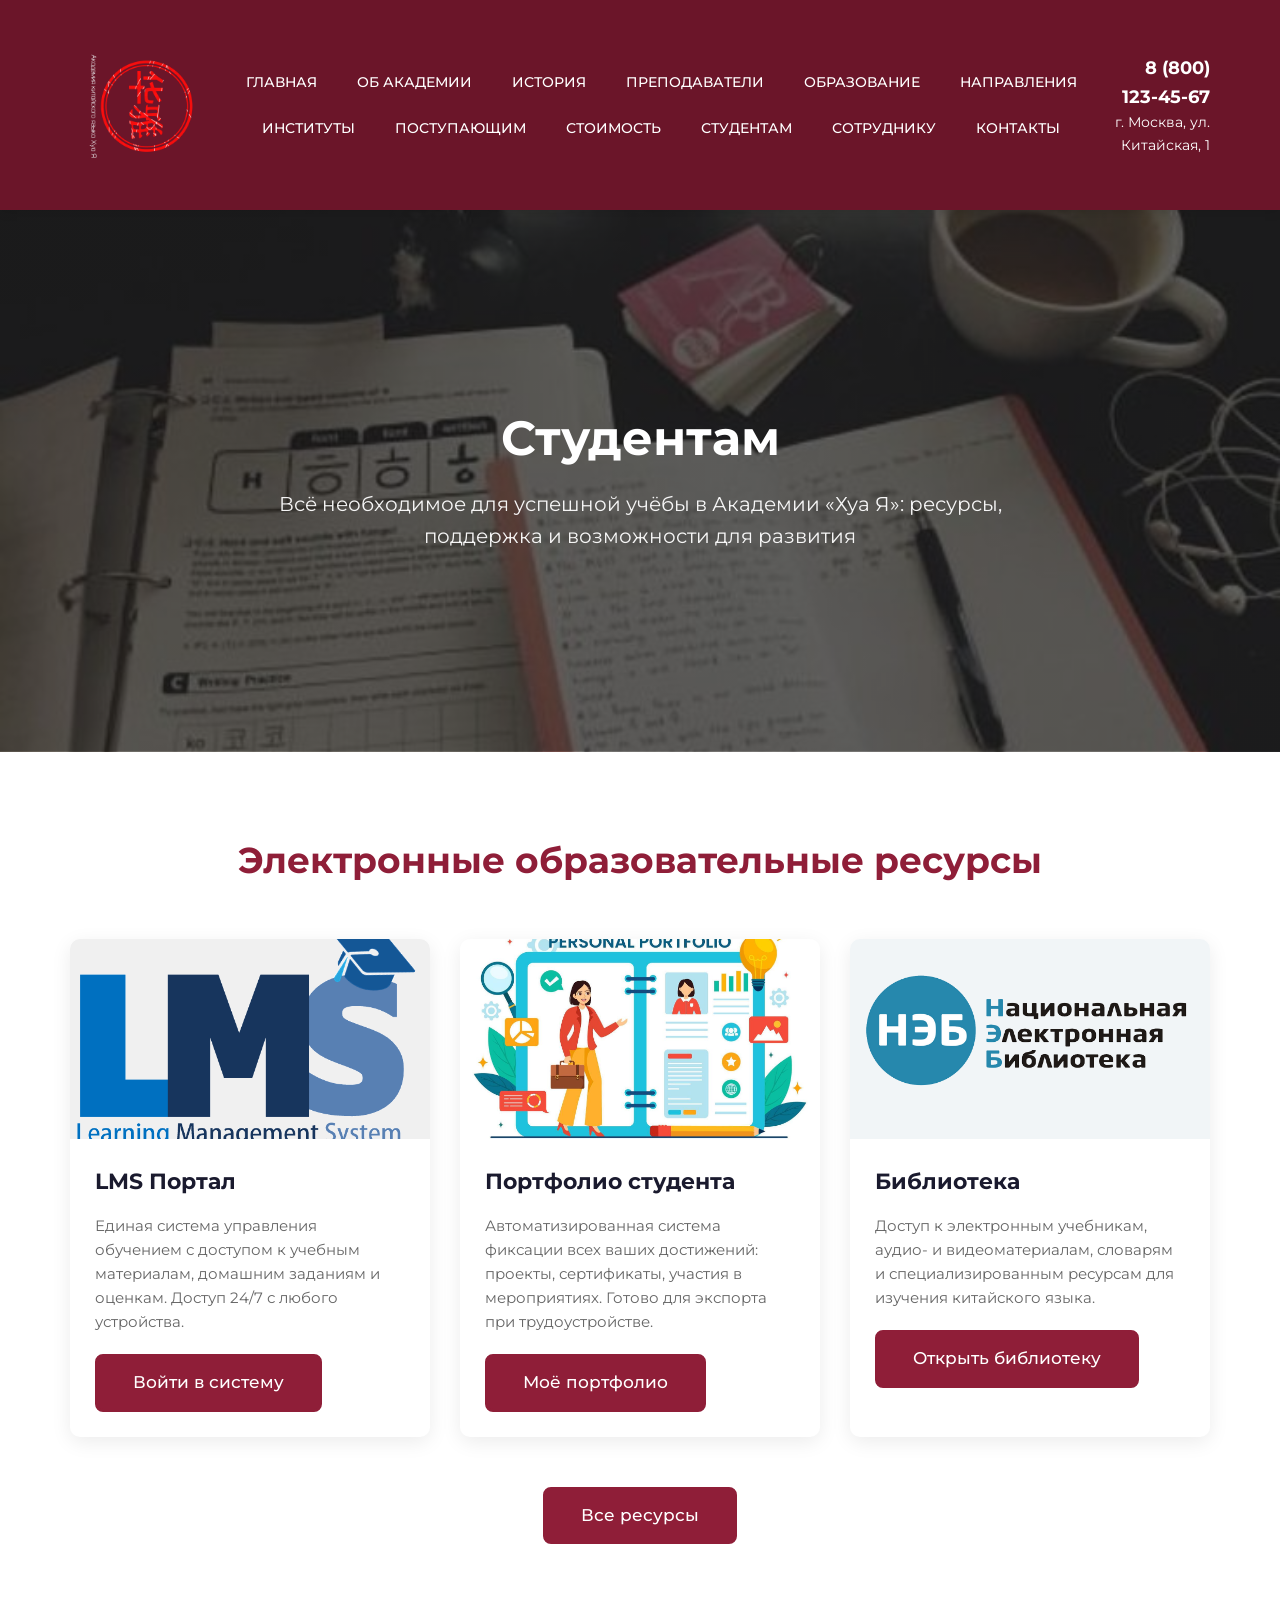
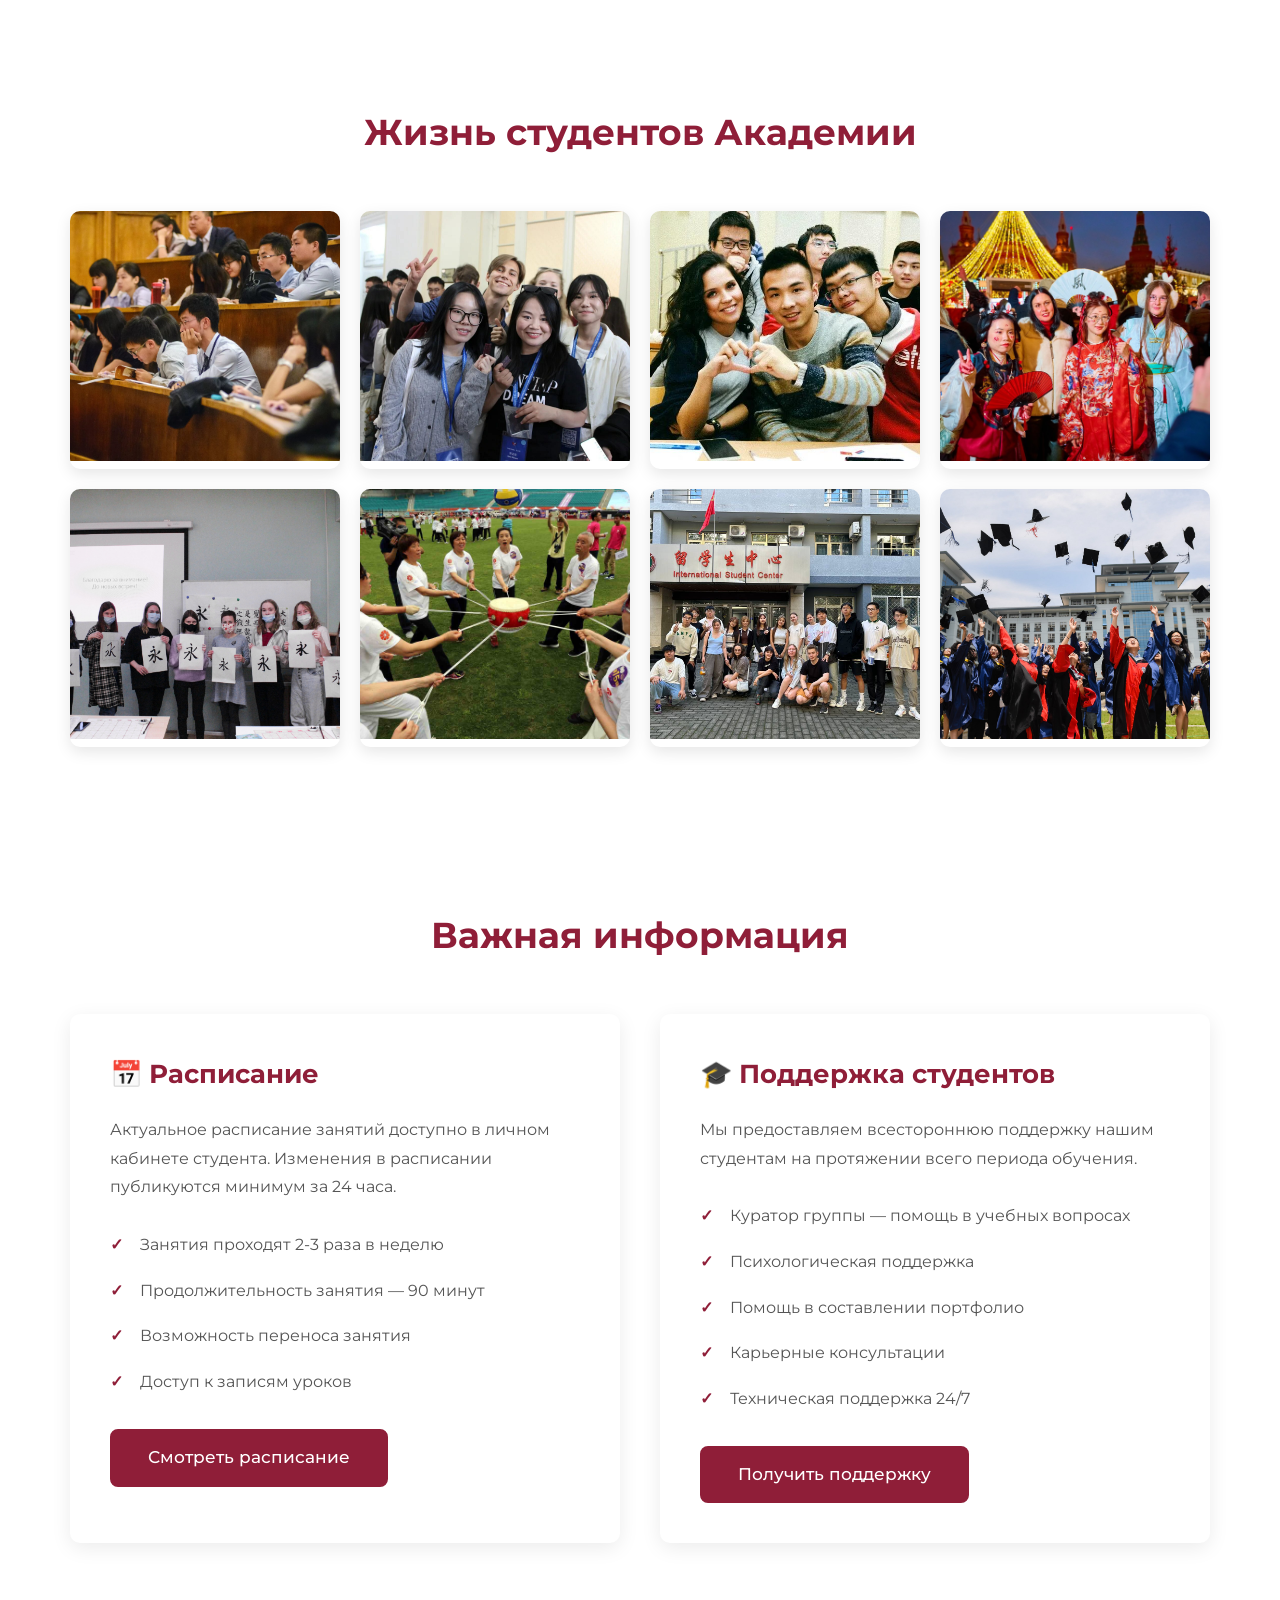
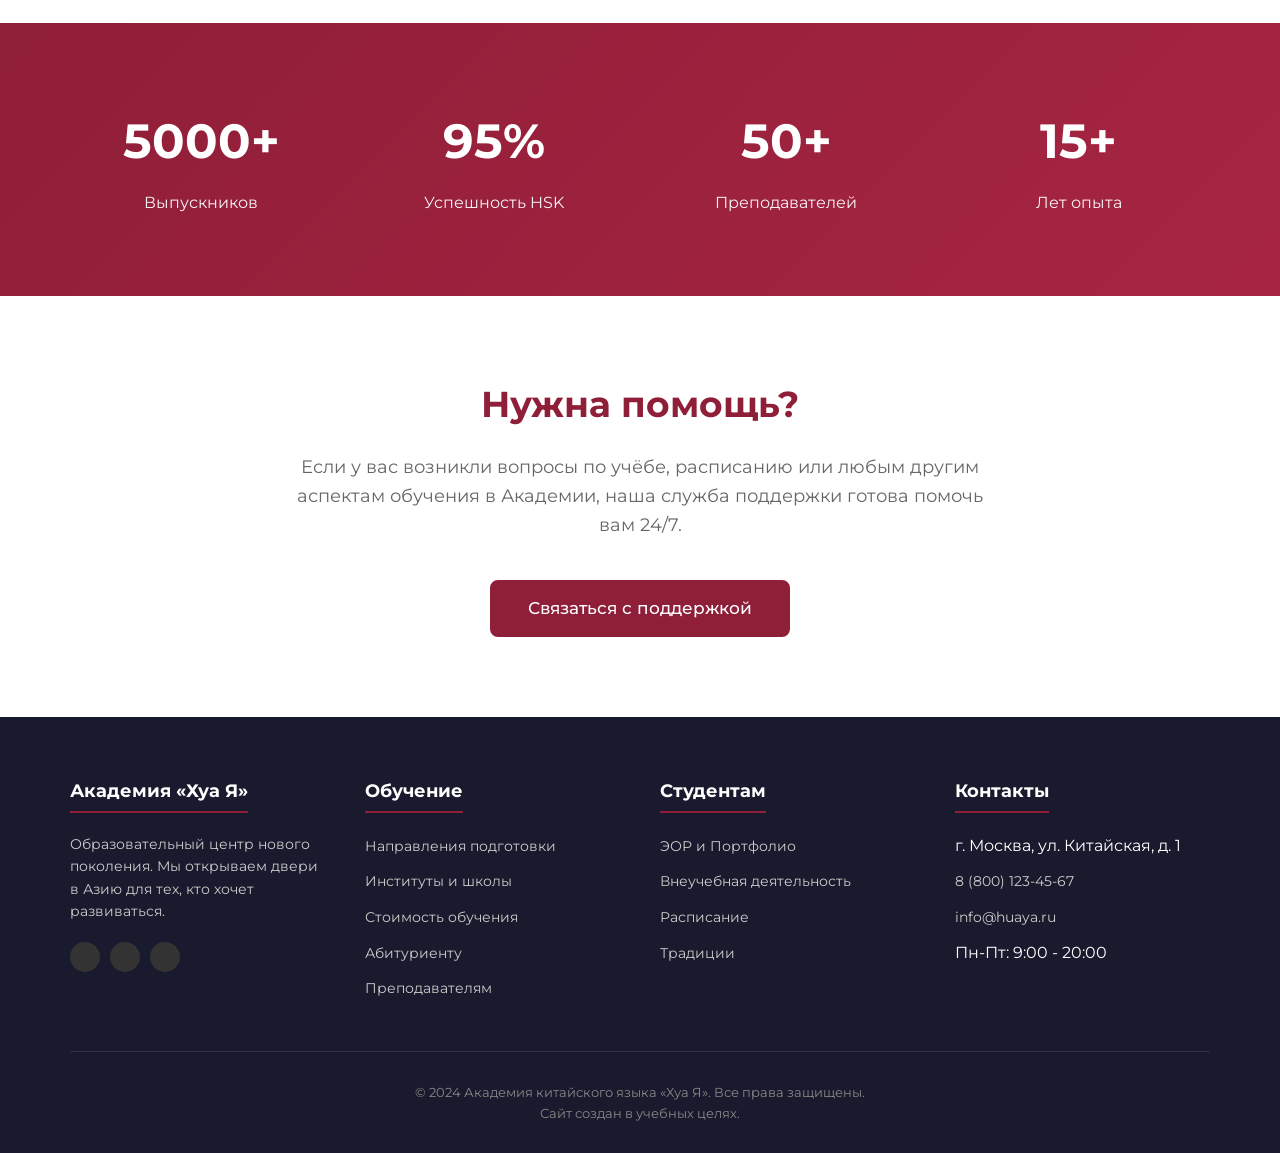
<file: students.html>
<!DOCTYPE html>
<html lang="ru">
<head>
    <meta charset="UTF-8">
    <meta name="viewport" content="width=device-width, initial-scale=1.0">
    <title>Студентам | Хуа Я</title>
    <link href="https://fonts.googleapis.com/css2?family=Montserrat:wght@300;400;500;600;700;900&display=swap" rel="stylesheet">
    <link rel="stylesheet" href="style.css">
    <style>
        /* === КНОПКА СО ЗВЁЗДАМИ === */
        .star-btn {
            position: relative;
            padding: 12px 35px;
            background: #8f1e38;
            font-size: 17px;
            font-weight: 500;
            color: #fff;
            border: 3px solid #8f1e38;
            border-radius: 8px;
            box-shadow: 0 0 0 #8f1e388c;
            transition: all 0.3s ease-in-out;
            cursor: pointer;
            text-decoration: none;
            display: inline-flex;
            align-items: center;
            justify-content: center;
            gap: 8px;
            font-family: 'Montserrat', sans-serif;
        }

        .star-btn .star-1,
        .star-btn .star-2,
        .star-btn .star-3,
        .star-btn .star-4,
        .star-btn .star-5,
        .star-btn .star-6 {
            position: absolute;
            width: 25px;
            height: auto;
            filter: drop-shadow(0 0 0 #fffdef);
            z-index: -5;
            transition: all 1s cubic-bezier(0.05, 0.83, 0.43, 0.96);
            pointer-events: none;
        }

        .star-btn .star-1 { top: 20%; left: 20%; width: 25px; }
        .star-btn .star-2 { top: 45%; left: 45%; width: 15px; transition: all 1s cubic-bezier(0, 0.4, 0, 1.01); }
        .star-btn .star-3 { top: 40%; left: 40%; width: 5px; transition: all 1s cubic-bezier(0, 0.4, 0, 1.01); }
        .star-btn .star-4 { top: 20%; left: 40%; width: 8px; transition: all 0.8s cubic-bezier(0, 0.4, 0, 1.01); }
        .star-btn .star-5 { top: 25%; left: 45%; width: 15px; transition: all 0.6s cubic-bezier(0, 0.4, 0, 1.01); }
        .star-btn .star-6 { top: 5%; left: 50%; width: 5px; transition: all 0.8s ease; }

        .star-btn:hover {
            background: transparent;
            color: #8f1e38;
            box-shadow: 0 0 25px #8f1e388c;
        }

        .star-btn:hover .star-1 {
            top: -80%; left: -30%;
            filter: drop-shadow(0 0 10px #fffdef);
            z-index: 2;
        }
        .star-btn:hover .star-2 {
            top: -25%; left: 10%;
            filter: drop-shadow(0 0 10px #fffdef);
            z-index: 2;
        }
        .star-btn:hover .star-3 {
            top: 55%; left: 25%;
            filter: drop-shadow(0 0 10px #fffdef);
            z-index: 2;
        }
        .star-btn:hover .star-4 {
            top: 30%; left: 80%;
            filter: drop-shadow(0 0 10px #fffdef);
            z-index: 2;
        }
        .star-btn:hover .star-5 {
            top: 25%; left: 115%;
            filter: drop-shadow(0 0 10px #fffdef);
            z-index: 2;
        }
        .star-btn:hover .star-6 {
            top: 5%; left: 60%;
            filter: drop-shadow(0 0 10px #fffdef);
            z-index: 2;
        }

        .star-btn .fil0 { fill: #fffdef; }

        /* === СТИЛИ ДЛЯ СТРАНИЦЫ СТУДЕНТАМ === */
        .page-header {
            background: linear-gradient(rgba(0,0,0,0.6), rgba(0,0,0,0.6)), url('images/87.jpg');
            background-size: cover;
            background-position: center;
            padding: 200px 0;
            color: #fff;
            text-align: center;
        }

        .page-header h1 {
            font-size: 48px;
            margin-bottom: 20px;
            color: #fff;
        }

        .page-header p {
            font-size: 20px;
            max-width: 800px;
            margin: 0 auto;
            opacity: 0.95;
        }

        .student-section {
            padding: 80px 0;
        }

        .student-section:nth-child(even) {
            background: #f8f9fa;
        }

        .section-title {
            text-align: center;
            font-size: 36px;
            color: #8f1e38;
            margin-bottom: 50px;
        }

        .resources-grid {
            display: grid;
            grid-template-columns: repeat(3, 1fr);
            gap: 30px;
            margin-bottom: 50px;
        }

        .resource-card {
            background: #fff;
            border-radius: 10px;
            overflow: hidden;
            box-shadow: 0 5px 20px rgba(0,0,0,0.08);
            transition: 0.3s;
        }

        .resource-card:hover {
            transform: translateY(-5px);
            box-shadow: 0 10px 30px rgba(0,0,0,0.15);
        }

        .resource-card__image {
            width: 100%;
            height: 200px;
            background: #f0f0f0;
        }

        .resource-card__image img {
            width: 100%;
            height: 100%;
            object-fit: cover;
        }

        .resource-card__content {
            padding: 25px;
        }

        .resource-card__title {
            font-size: 22px;
            color: #1a1a2e;
            margin-bottom: 15px;
        }

        .resource-card__text {
            font-size: 15px;
            color: #666;
            line-height: 1.6;
            margin-bottom: 20px;
        }

        .gallery-section {
            padding: 80px 0;
        }

        .gallery-grid {
            display: grid;
            grid-template-columns: repeat(4, 1fr);
            gap: 20px;
        }

        .gallery-item {
            border-radius: 10px;
            overflow: hidden;
            box-shadow: 0 5px 15px rgba(0,0,0,0.1);
        }

        .gallery-item img {
            width: 100%;
            height: 250px;
            object-fit: cover;
            transition: 0.3s;
        }

        .gallery-item:hover img {
            transform: scale(1.05);
        }

        .info-cards {
            display: grid;
            grid-template-columns: repeat(2, 1fr);
            gap: 40px;
        }

        .info-card {
            background: #fff;
            padding: 40px;
            border-radius: 10px;
            box-shadow: 0 5px 20px rgba(0,0,0,0.08);
        }

        .info-card__title {
            font-size: 26px;
            color: #8f1e38;
            margin-bottom: 20px;
        }

        .info-card__text {
            font-size: 16px;
            color: #555;
            line-height: 1.8;
            margin-bottom: 20px;
        }

        .info-card ul {
            list-style: none;
            margin-bottom: 25px;
        }

        .info-card ul li {
            padding: 10px 0;
            padding-left: 30px;
            position: relative;
            color: #555;
        }

        .info-card ul li::before {
            content: "✓";
            position: absolute;
            left: 0;
            color: #8f1e38;
            font-weight: 700;
        }

        .stats-section {
            padding: 80px 0;
            background: linear-gradient(135deg, #8f1e38 0%, #a72542 100%);
            color: #fff;
            text-align: center;
        }

        .stats-grid {
            display: grid;
            grid-template-columns: repeat(4, 1fr);
            gap: 30px;
        }

        .stat-box {
            text-align: center;
        }

        .stat-box__number {
            font-size: 48px;
            font-weight: 700;
            margin-bottom: 10px;
        }

        .stat-box__label {
            font-size: 16px;
            opacity: 0.95;
        }

        .cta-section {
            padding: 80px 0;
            text-align: center;
        }

        .cta-section h2 {
            font-size: 36px;
            color: #8f1e38;
            margin-bottom: 20px;
        }

        .cta-section p {
            font-size: 18px;
            color: #666;
            max-width: 700px;
            margin: 0 auto 40px;
            line-height: 1.6;
        }
    </style>
</head>
<body>

    <!-- ==================== ШАПКА САЙТА ==================== -->
    <header class="header">
        <div class="container header__container">
            <a href="index.html" class="logo">
                <img src="images/ЛОГОТИП1.png" alt="Логотип Академии Хуа Я">
            </a>
            
            <nav class="nav">
                <ul class="nav__list">
                    <li><a href="index.html" class="nav__link">Главная</a></li>
                    <li><a href="about.html" class="nav__link">Об Академии</a></li>
                    <li><a href="history.html" class="nav__link">История</a></li>
                    <li><a href="staff.html" class="nav__link">Преподаватели</a></li>
                    <li><a href="education.html" class="nav__link">Образование</a></li>
                    <li><a href="directions.html" class="nav__link">Направления</a></li>
                    <li><a href="institutes.html" class="nav__link">Институты</a></li>
                    <li><a href="applicants.html" class="nav__link">Поступающим</a></li>
                    <li><a href="tuition.html" class="nav__link">Стоимость</a></li>
                    <li><a href="students.html" class="nav__link">Студентам</a></li>
                    <li><a href="employees.html" class="nav__link">Сотруднику</a></li>
                    <li><a href="contacts.html" class="nav__link">Контакты</a></li>
                </ul>
            </nav>

            <div class="header__contacts">
                <a href="tel:+78001234567" class="phone">8 (800) 123-45-67</a>
                <span>г. Москва, ул. Китайская, 1</span>
            </div>
        </div>
    </header>

    <!-- ==================== ЗАГОЛОВОК СТРАНИЦЫ ==================== -->
    <section class="page-header">
        <div class="container">
            <h1>Студентам</h1>
            <p>Всё необходимое для успешной учёбы в Академии «Хуа Я»: ресурсы, поддержка и возможности для развития</p>
        </div>
    </section>

    <!-- ==================== ЭЛЕКТРОННЫЕ РЕСУРСЫ ==================== -->
    <section class="student-section">
        <div class="container">
            <h2 class="section-title">Электронные образовательные ресурсы</h2>
            
            <div class="resources-grid">
                <div class="resource-card">
                    <div class="resource-card__image">
                        <img src="images/81.png" alt="LMS система">
                    </div>
                    <div class="resource-card__content">
                        <h3 class="resource-card__title">LMS Портал</h3>
                        <p class="resource-card__text">
                            Единая система управления обучением с доступом к учебным материалам, 
                            домашним заданиям и оценкам. Доступ 24/7 с любого устройства.
                        </p>
                        <a href="#" class="star-btn">
                            Войти в систему
                            <div class="star-1"><svg xmlns="http://www.w3.org/2000/svg" viewBox="0 0 784.11 815.53"><path class="fil0" d="M392.05 0c-20.9,210.08 -184.06,378.41 -392.05,407.78 207.96,29.37 371.12,197.68 392.05,407.74 20.93,-210.06 184.09,-378.37 392.05,-407.74 -207.98,-29.38 -371.16,-197.69 -392.06,-407.78z"/></svg></div>
                            <div class="star-2"><svg xmlns="http://www.w3.org/2000/svg" viewBox="0 0 784.11 815.53"><path class="fil0" d="M392.05 0c-20.9,210.08 -184.06,378.41 -392.05,407.78 207.96,29.37 371.12,197.68 392.05,407.74 20.93,-210.06 184.09,-378.37 392.05,-407.74 -207.98,-29.38 -371.16,-197.69 -392.06,-407.78z"/></svg></div>
                            <div class="star-3"><svg xmlns="http://www.w3.org/2000/svg" viewBox="0 0 784.11 815.53"><path class="fil0" d="M392.05 0c-20.9,210.08 -184.06,378.41 -392.05,407.78 207.96,29.37 371.12,197.68 392.05,407.74 20.93,-210.06 184.09,-378.37 392.05,-407.74 -207.98,-29.38 -371.16,-197.69 -392.06,-407.78z"/></svg></div>
                            <div class="star-4"><svg xmlns="http://www.w3.org/2000/svg" viewBox="0 0 784.11 815.53"><path class="fil0" d="M392.05 0c-20.9,210.08 -184.06,378.41 -392.05,407.78 207.96,29.37 371.12,197.68 392.05,407.74 20.93,-210.06 184.09,-378.37 392.05,-407.74 -207.98,-29.38 -371.16,-197.69 -392.06,-407.78z"/></svg></div>
                            <div class="star-5"><svg xmlns="http://www.w3.org/2000/svg" viewBox="0 0 784.11 815.53"><path class="fil0" d="M392.05 0c-20.9,210.08 -184.06,378.41 -392.05,407.78 207.96,29.37 371.12,197.68 392.05,407.74 20.93,-210.06 184.09,-378.37 392.05,-407.74 -207.98,-29.38 -371.16,-197.69 -392.06,-407.78z"/></svg></div>
                            <div class="star-6"><svg xmlns="http://www.w3.org/2000/svg" viewBox="0 0 784.11 815.53"><path class="fil0" d="M392.05 0c-20.9,210.08 -184.06,378.41 -392.05,407.78 207.96,29.37 371.12,197.68 392.05,407.74 20.93,-210.06 184.09,-378.37 392.05,-407.74 -207.98,-29.38 -371.16,-197.69 -392.06,-407.78z"/></svg></div>
                        </a>
                    </div>
                </div>

                <div class="resource-card">
                    <div class="resource-card__image">
                        <img src="images/82.jpg" alt="Портфолио студента">
                    </div>
                    <div class="resource-card__content">
                        <h3 class="resource-card__title">Портфолио студента</h3>
                        <p class="resource-card__text">
                            Автоматизированная система фиксации всех ваших достижений: 
                            проекты, сертификаты, участия в мероприятиях. Готово для экспорта при трудоустройстве.
                        </p>
                        <a href="#" class="star-btn">
                            Моё портфолио
                            <div class="star-1"><svg xmlns="http://www.w3.org/2000/svg" viewBox="0 0 784.11 815.53"><path class="fil0" d="M392.05 0c-20.9,210.08 -184.06,378.41 -392.05,407.78 207.96,29.37 371.12,197.68 392.05,407.74 20.93,-210.06 184.09,-378.37 392.05,-407.74 -207.98,-29.38 -371.16,-197.69 -392.06,-407.78z"/></svg></div>
                            <div class="star-2"><svg xmlns="http://www.w3.org/2000/svg" viewBox="0 0 784.11 815.53"><path class="fil0" d="M392.05 0c-20.9,210.08 -184.06,378.41 -392.05,407.78 207.96,29.37 371.12,197.68 392.05,407.74 20.93,-210.06 184.09,-378.37 392.05,-407.74 -207.98,-29.38 -371.16,-197.69 -392.06,-407.78z"/></svg></div>
                            <div class="star-3"><svg xmlns="http://www.w3.org/2000/svg" viewBox="0 0 784.11 815.53"><path class="fil0" d="M392.05 0c-20.9,210.08 -184.06,378.41 -392.05,407.78 207.96,29.37 371.12,197.68 392.05,407.74 20.93,-210.06 184.09,-378.37 392.05,-407.74 -207.98,-29.38 -371.16,-197.69 -392.06,-407.78z"/></svg></div>
                            <div class="star-4"><svg xmlns="http://www.w3.org/2000/svg" viewBox="0 0 784.11 815.53"><path class="fil0" d="M392.05 0c-20.9,210.08 -184.06,378.41 -392.05,407.78 207.96,29.37 371.12,197.68 392.05,407.74 20.93,-210.06 184.09,-378.37 392.05,-407.74 -207.98,-29.38 -371.16,-197.69 -392.06,-407.78z"/></svg></div>
                            <div class="star-5"><svg xmlns="http://www.w3.org/2000/svg" viewBox="0 0 784.11 815.53"><path class="fil0" d="M392.05 0c-20.9,210.08 -184.06,378.41 -392.05,407.78 207.96,29.37 371.12,197.68 392.05,407.74 20.93,-210.06 184.09,-378.37 392.05,-407.74 -207.98,-29.38 -371.16,-197.69 -392.06,-407.78z"/></svg></div>
                            <div class="star-6"><svg xmlns="http://www.w3.org/2000/svg" viewBox="0 0 784.11 815.53"><path class="fil0" d="M392.05 0c-20.9,210.08 -184.06,378.41 -392.05,407.78 207.96,29.37 371.12,197.68 392.05,407.74 20.93,-210.06 184.09,-378.37 392.05,-407.74 -207.98,-29.38 -371.16,-197.69 -392.06,-407.78z"/></svg></div>
                        </a>
                    </div>
                </div>

                <div class="resource-card">
                    <div class="resource-card__image">
                        <img src="images/83.png" alt="Библиотека">
                    </div>
                    <div class="resource-card__content">
                        <h3 class="resource-card__title">Библиотека</h3>
                        <p class="resource-card__text">
                            Доступ к электронным учебникам, аудио- и видеоматериалам, 
                            словарям и специализированным ресурсам для изучения китайского языка.
                        </p>
                        <a href="#" class="star-btn">
                            Открыть библиотеку
                            <div class="star-1"><svg xmlns="http://www.w3.org/2000/svg" viewBox="0 0 784.11 815.53"><path class="fil0" d="M392.05 0c-20.9,210.08 -184.06,378.41 -392.05,407.78 207.96,29.37 371.12,197.68 392.05,407.74 20.93,-210.06 184.09,-378.37 392.05,-407.74 -207.98,-29.38 -371.16,-197.69 -392.06,-407.78z"/></svg></div>
                            <div class="star-2"><svg xmlns="http://www.w3.org/2000/svg" viewBox="0 0 784.11 815.53"><path class="fil0" d="M392.05 0c-20.9,210.08 -184.06,378.41 -392.05,407.78 207.96,29.37 371.12,197.68 392.05,407.74 20.93,-210.06 184.09,-378.37 392.05,-407.74 -207.98,-29.38 -371.16,-197.69 -392.06,-407.78z"/></svg></div>
                            <div class="star-3"><svg xmlns="http://www.w3.org/2000/svg" viewBox="0 0 784.11 815.53"><path class="fil0" d="M392.05 0c-20.9,210.08 -184.06,378.41 -392.05,407.78 207.96,29.37 371.12,197.68 392.05,407.74 20.93,-210.06 184.09,-378.37 392.05,-407.74 -207.98,-29.38 -371.16,-197.69 -392.06,-407.78z"/></svg></div>
                            <div class="star-4"><svg xmlns="http://www.w3.org/2000/svg" viewBox="0 0 784.11 815.53"><path class="fil0" d="M392.05 0c-20.9,210.08 -184.06,378.41 -392.05,407.78 207.96,29.37 371.12,197.68 392.05,407.74 20.93,-210.06 184.09,-378.37 392.05,-407.74 -207.98,-29.38 -371.16,-197.69 -392.06,-407.78z"/></svg></div>
                            <div class="star-5"><svg xmlns="http://www.w3.org/2000/svg" viewBox="0 0 784.11 815.53"><path class="fil0" d="M392.05 0c-20.9,210.08 -184.06,378.41 -392.05,407.78 207.96,29.37 371.12,197.68 392.05,407.74 20.93,-210.06 184.09,-378.37 392.05,-407.74 -207.98,-29.38 -371.16,-197.69 -392.06,-407.78z"/></svg></div>
                            <div class="star-6"><svg xmlns="http://www.w3.org/2000/svg" viewBox="0 0 784.11 815.53"><path class="fil0" d="M392.05 0c-20.9,210.08 -184.06,378.41 -392.05,407.78 207.96,29.37 371.12,197.68 392.05,407.74 20.93,-210.06 184.09,-378.37 392.05,-407.74 -207.98,-29.38 -371.16,-197.69 -392.06,-407.78z"/></svg></div>
                        </a>
                    </div>
                </div>
            </div>

            <div style="text-align: center;">
                <a href="useful_info.html" class="star-btn">
                    Все ресурсы
                    <div class="star-1"><svg xmlns="http://www.w3.org/2000/svg" viewBox="0 0 784.11 815.53"><path class="fil0" d="M392.05 0c-20.9,210.08 -184.06,378.41 -392.05,407.78 207.96,29.37 371.12,197.68 392.05,407.74 20.93,-210.06 184.09,-378.37 392.05,-407.74 -207.98,-29.38 -371.16,-197.69 -392.06,-407.78z"/></svg></div>
                    <div class="star-2"><svg xmlns="http://www.w3.org/2000/svg" viewBox="0 0 784.11 815.53"><path class="fil0" d="M392.05 0c-20.9,210.08 -184.06,378.41 -392.05,407.78 207.96,29.37 371.12,197.68 392.05,407.74 20.93,-210.06 184.09,-378.37 392.05,-407.74 -207.98,-29.38 -371.16,-197.69 -392.06,-407.78z"/></svg></div>
                    <div class="star-3"><svg xmlns="http://www.w3.org/2000/svg" viewBox="0 0 784.11 815.53"><path class="fil0" d="M392.05 0c-20.9,210.08 -184.06,378.41 -392.05,407.78 207.96,29.37 371.12,197.68 392.05,407.74 20.93,-210.06 184.09,-378.37 392.05,-407.74 -207.98,-29.38 -371.16,-197.69 -392.06,-407.78z"/></svg></div>
                    <div class="star-4"><svg xmlns="http://www.w3.org/2000/svg" viewBox="0 0 784.11 815.53"><path class="fil0" d="M392.05 0c-20.9,210.08 -184.06,378.41 -392.05,407.78 207.96,29.37 371.12,197.68 392.05,407.74 20.93,-210.06 184.09,-378.37 392.05,-407.74 -207.98,-29.38 -371.16,-197.69 -392.06,-407.78z"/></svg></div>
                    <div class="star-5"><svg xmlns="http://www.w3.org/2000/svg" viewBox="0 0 784.11 815.53"><path class="fil0" d="M392.05 0c-20.9,210.08 -184.06,378.41 -392.05,407.78 207.96,29.37 371.12,197.68 392.05,407.74 20.93,-210.06 184.09,-378.37 392.05,-407.74 -207.98,-29.38 -371.16,-197.69 -392.06,-407.78z"/></svg></div>
                    <div class="star-6"><svg xmlns="http://www.w3.org/2000/svg" viewBox="0 0 784.11 815.53"><path class="fil0" d="M392.05 0c-20.9,210.08 -184.06,378.41 -392.05,407.78 207.96,29.37 371.12,197.68 392.05,407.74 20.93,-210.06 184.09,-378.37 392.05,-407.74 -207.98,-29.38 -371.16,-197.69 -392.06,-407.78z"/></svg></div>
                </a>
            </div>
        </div>
    </section>

    <!-- ==================== ЖИЗНЬ СТУДЕНТОВ ==================== -->
    <section class="gallery-section">
        <div class="container">
            <h2 class="section-title">Жизнь студентов Академии</h2>
            
            <div class="gallery-grid">
                <div class="gallery-item">
                    <img src="images/84.jpg" alt="Студенты на занятии">
                </div>
                <div class="gallery-item">
                    <img src="images/85.jpg" alt="Культурное мероприятие">
                </div>
                <div class="gallery-item">
                    <img src="images/86.jpg" alt="Групповая работа">
                </div>
                <div class="gallery-item">
                    <img src="images/88.jpg" alt="Празднование Нового года">
                </div>
                <div class="gallery-item">
                    <img src="images/89.jpg" alt="Каллиграфия мастер-класс">
                </div>
                <div class="gallery-item">
                    <img src="images/90.jpg" alt="Спортивное мероприятие">
                </div>
                <div class="gallery-item">
                    <img src="images/91.jpg" alt="Экскурсия">
                </div>
                <div class="gallery-item">
                    <img src="images/92.jpeg" alt="Выпускной">
                </div>
            </div>
        </div>
    </section>

    <!-- ==================== ИНФОРМАЦИЯ ДЛЯ СТУДЕНТОВ ==================== -->
    <section class="student-section">
        <div class="container">
            <h2 class="section-title">Важная информация</h2>
            
            <div class="info-cards">
                <div class="info-card">
                    <h3 class="info-card__title">📅 Расписание</h3>
                    <p class="info-card__text">
                        Актуальное расписание занятий доступно в личном кабинете студента. 
                        Изменения в расписании публикуются минимум за 24 часа.
                    </p>
                    <ul>
                        <li>Занятия проходят 2-3 раза в неделю</li>
                        <li>Продолжительность занятия — 90 минут</li>
                        <li>Возможность переноса занятия</li>
                        <li>Доступ к записям уроков</li>
                    </ul>
                    <a href="#" class="star-btn">
                        Смотреть расписание
                        <div class="star-1"><svg xmlns="http://www.w3.org/2000/svg" viewBox="0 0 784.11 815.53"><path class="fil0" d="M392.05 0c-20.9,210.08 -184.06,378.41 -392.05,407.78 207.96,29.37 371.12,197.68 392.05,407.74 20.93,-210.06 184.09,-378.37 392.05,-407.74 -207.98,-29.38 -371.16,-197.69 -392.06,-407.78z"/></svg></div>
                        <div class="star-2"><svg xmlns="http://www.w3.org/2000/svg" viewBox="0 0 784.11 815.53"><path class="fil0" d="M392.05 0c-20.9,210.08 -184.06,378.41 -392.05,407.78 207.96,29.37 371.12,197.68 392.05,407.74 20.93,-210.06 184.09,-378.37 392.05,-407.74 -207.98,-29.38 -371.16,-197.69 -392.06,-407.78z"/></svg></div>
                        <div class="star-3"><svg xmlns="http://www.w3.org/2000/svg" viewBox="0 0 784.11 815.53"><path class="fil0" d="M392.05 0c-20.9,210.08 -184.06,378.41 -392.05,407.78 207.96,29.37 371.12,197.68 392.05,407.74 20.93,-210.06 184.09,-378.37 392.05,-407.74 -207.98,-29.38 -371.16,-197.69 -392.06,-407.78z"/></svg></div>
                        <div class="star-4"><svg xmlns="http://www.w3.org/2000/svg" viewBox="0 0 784.11 815.53"><path class="fil0" d="M392.05 0c-20.9,210.08 -184.06,378.41 -392.05,407.78 207.96,29.37 371.12,197.68 392.05,407.74 20.93,-210.06 184.09,-378.37 392.05,-407.74 -207.98,-29.38 -371.16,-197.69 -392.06,-407.78z"/></svg></div>
                        <div class="star-5"><svg xmlns="http://www.w3.org/2000/svg" viewBox="0 0 784.11 815.53"><path class="fil0" d="M392.05 0c-20.9,210.08 -184.06,378.41 -392.05,407.78 207.96,29.37 371.12,197.68 392.05,407.74 20.93,-210.06 184.09,-378.37 392.05,-407.74 -207.98,-29.38 -371.16,-197.69 -392.06,-407.78z"/></svg></div>
                        <div class="star-6"><svg xmlns="http://www.w3.org/2000/svg" viewBox="0 0 784.11 815.53"><path class="fil0" d="M392.05 0c-20.9,210.08 -184.06,378.41 -392.05,407.78 207.96,29.37 371.12,197.68 392.05,407.74 20.93,-210.06 184.09,-378.37 392.05,-407.74 -207.98,-29.38 -371.16,-197.69 -392.06,-407.78z"/></svg></div>
                    </a>
                </div>

                <div class="info-card">
                    <h3 class="info-card__title">🎓 Поддержка студентов</h3>
                    <p class="info-card__text">
                        Мы предоставляем всестороннюю поддержку нашим студентам на протяжении 
                        всего периода обучения.
                    </p>
                    <ul>
                        <li>Куратор группы — помощь в учебных вопросах</li>
                        <li>Психологическая поддержка</li>
                        <li>Помощь в составлении портфолио</li>
                        <li>Карьерные консультации</li>
                        <li>Техническая поддержка 24/7</li>
                    </ul>
                    <a href="#" class="star-btn">
                        Получить поддержку
                        <div class="star-1"><svg xmlns="http://www.w3.org/2000/svg" viewBox="0 0 784.11 815.53"><path class="fil0" d="M392.05 0c-20.9,210.08 -184.06,378.41 -392.05,407.78 207.96,29.37 371.12,197.68 392.05,407.74 20.93,-210.06 184.09,-378.37 392.05,-407.74 -207.98,-29.38 -371.16,-197.69 -392.06,-407.78z"/></svg></div>
                        <div class="star-2"><svg xmlns="http://www.w3.org/2000/svg" viewBox="0 0 784.11 815.53"><path class="fil0" d="M392.05 0c-20.9,210.08 -184.06,378.41 -392.05,407.78 207.96,29.37 371.12,197.68 392.05,407.74 20.93,-210.06 184.09,-378.37 392.05,-407.74 -207.98,-29.38 -371.16,-197.69 -392.06,-407.78z"/></svg></div>
                        <div class="star-3"><svg xmlns="http://www.w3.org/2000/svg" viewBox="0 0 784.11 815.53"><path class="fil0" d="M392.05 0c-20.9,210.08 -184.06,378.41 -392.05,407.78 207.96,29.37 371.12,197.68 392.05,407.74 20.93,-210.06 184.09,-378.37 392.05,-407.74 -207.98,-29.38 -371.16,-197.69 -392.06,-407.78z"/></svg></div>
                        <div class="star-4"><svg xmlns="http://www.w3.org/2000/svg" viewBox="0 0 784.11 815.53"><path class="fil0" d="M392.05 0c-20.9,210.08 -184.06,378.41 -392.05,407.78 207.96,29.37 371.12,197.68 392.05,407.74 20.93,-210.06 184.09,-378.37 392.05,-407.74 -207.98,-29.38 -371.16,-197.69 -392.06,-407.78z"/></svg></div>
                        <div class="star-5"><svg xmlns="http://www.w3.org/2000/svg" viewBox="0 0 784.11 815.53"><path class="fil0" d="M392.05 0c-20.9,210.08 -184.06,378.41 -392.05,407.78 207.96,29.37 371.12,197.68 392.05,407.74 20.93,-210.06 184.09,-378.37 392.05,-407.74 -207.98,-29.38 -371.16,-197.69 -392.06,-407.78z"/></svg></div>
                        <div class="star-6"><svg xmlns="http://www.w3.org/2000/svg" viewBox="0 0 784.11 815.53"><path class="fil0" d="M392.05 0c-20.9,210.08 -184.06,378.41 -392.05,407.78 207.96,29.37 371.12,197.68 392.05,407.74 20.93,-210.06 184.09,-378.37 392.05,-407.74 -207.98,-29.38 -371.16,-197.69 -392.06,-407.78z"/></svg></div>
                    </a>
                </div>
            </div>
        </div>
    </section>

    <!-- ==================== СТАТИСТИКА ==================== -->
    <section class="stats-section">
        <div class="container">
            <div class="stats-grid">
                <div class="stat-box">
                    <div class="stat-box__number">5000+</div>
                    <div class="stat-box__label">Выпускников</div>
                </div>
                <div class="stat-box">
                    <div class="stat-box__number">95%</div>
                    <div class="stat-box__label">Успешность HSK</div>
                </div>
                <div class="stat-box">
                    <div class="stat-box__number">50+</div>
                    <div class="stat-box__label">Преподавателей</div>
                </div>
                <div class="stat-box">
                    <div class="stat-box__number">15+</div>
                    <div class="stat-box__label">Лет опыта</div>
                </div>
            </div>
        </div>
    </section>

    <!-- ==================== CTA ==================== -->
    <section class="cta-section">
        <div class="container">
            <h2>Нужна помощь?</h2>
            <p>
                Если у вас возникли вопросы по учёбе, расписанию или любым другим аспектам 
                обучения в Академии, наша служба поддержки готова помочь вам 24/7.
            </p>
            <a href="contacts.html" class="star-btn">
                Связаться с поддержкой
                <div class="star-1"><svg xmlns="http://www.w3.org/2000/svg" viewBox="0 0 784.11 815.53"><path class="fil0" d="M392.05 0c-20.9,210.08 -184.06,378.41 -392.05,407.78 207.96,29.37 371.12,197.68 392.05,407.74 20.93,-210.06 184.09,-378.37 392.05,-407.74 -207.98,-29.38 -371.16,-197.69 -392.06,-407.78z"/></svg></div>
                <div class="star-2"><svg xmlns="http://www.w3.org/2000/svg" viewBox="0 0 784.11 815.53"><path class="fil0" d="M392.05 0c-20.9,210.08 -184.06,378.41 -392.05,407.78 207.96,29.37 371.12,197.68 392.05,407.74 20.93,-210.06 184.09,-378.37 392.05,-407.74 -207.98,-29.38 -371.16,-197.69 -392.06,-407.78z"/></svg></div>
                <div class="star-3"><svg xmlns="http://www.w3.org/2000/svg" viewBox="0 0 784.11 815.53"><path class="fil0" d="M392.05 0c-20.9,210.08 -184.06,378.41 -392.05,407.78 207.96,29.37 371.12,197.68 392.05,407.74 20.93,-210.06 184.09,-378.37 392.05,-407.74 -207.98,-29.38 -371.16,-197.69 -392.06,-407.78z"/></svg></div>
                <div class="star-4"><svg xmlns="http://www.w3.org/2000/svg" viewBox="0 0 784.11 815.53"><path class="fil0" d="M392.05 0c-20.9,210.08 -184.06,378.41 -392.05,407.78 207.96,29.37 371.12,197.68 392.05,407.74 20.93,-210.06 184.09,-378.37 392.05,-407.74 -207.98,-29.38 -371.16,-197.69 -392.06,-407.78z"/></svg></div>
                <div class="star-5"><svg xmlns="http://www.w3.org/2000/svg" viewBox="0 0 784.11 815.53"><path class="fil0" d="M392.05 0c-20.9,210.08 -184.06,378.41 -392.05,407.78 207.96,29.37 371.12,197.68 392.05,407.74 20.93,-210.06 184.09,-378.37 392.05,-407.74 -207.98,-29.38 -371.16,-197.69 -392.06,-407.78z"/></svg></div>
                <div class="star-6"><svg xmlns="http://www.w3.org/2000/svg" viewBox="0 0 784.11 815.53"><path class="fil0" d="M392.05 0c-20.9,210.08 -184.06,378.41 -392.05,407.78 207.96,29.37 371.12,197.68 392.05,407.74 20.93,-210.06 184.09,-378.37 392.05,-407.74 -207.98,-29.38 -371.16,-197.69 -392.06,-407.78z"/></svg></div>
            </a>
        </div>
    </section>

    <!-- ==================== ПОДВАЛ ==================== -->
    <footer class="footer">
        <div class="container">
            <div class="footer__grid">
                <div>
                    <h4 class="footer__title">Академия «Хуа Я»</h4>
                    <p style="font-size: 14px; color: #ccc; margin-bottom: 20px;">
                        Образовательный центр нового поколения. 
                        Мы открываем двери в Азию для тех, кто хочет развиваться.
                    </p>
                    <div style="display: flex; gap: 10px;">
                        <div style="width: 30px; height: 30px; background: #333; border-radius: 50%;"></div>
                        <div style="width: 30px; height: 30px; background: #333; border-radius: 50%;"></div>
                        <div style="width: 30px; height: 30px; background: #333; border-radius: 50%;"></div>
                    </div>
                </div>
                
                <div>
                    <h4 class="footer__title">Обучение</h4>
                    <ul class="footer__list">
                        <li><a href="directions.html">Направления подготовки</a></li>
                        <li><a href="institutes.html">Институты и школы</a></li>
                        <li><a href="tuition.html">Стоимость обучения</a></li>
                        <li><a href="applicants.html">Абитуриенту</a></li>
                        <li><a href="employees.html">Преподавателям</a></li>
                    </ul>
                </div>

                <div>
                    <h4 class="footer__title">Студентам</h4>
                    <ul class="footer__list">
                        <li><a href="useful_info.html">ЭОР и Портфолио</a></li>
                        <li><a href="extracurricular.html">Внеучебная деятельность</a></li>
                        <li><a href="students.html">Расписание</a></li>
                        <li><a href="history.html">Традиции</a></li>
                    </ul>
                </div>

                <div>
                    <h4 class="footer__title">Контакты</h4>
                    <ul class="footer__list">
                        <li>г. Москва, ул. Китайская, д. 1</li>
                        <li><a href="tel:+78001234567">8 (800) 123-45-67</a></li>
                        <li><a href="mailto:info@huaya.ru">info@huaya.ru</a></li>
                        <li>Пн-Пт: 9:00 - 20:00</li>
                    </ul>
                </div>
            </div>
            
            <div class="footer__bottom">
                &copy; 2024 Академия китайского языка «Хуа Я». Все права защищены. <br>
                Сайт создан в учебных целях.
            </div>
        </div>
    </footer>

</body>
</html>
</file>
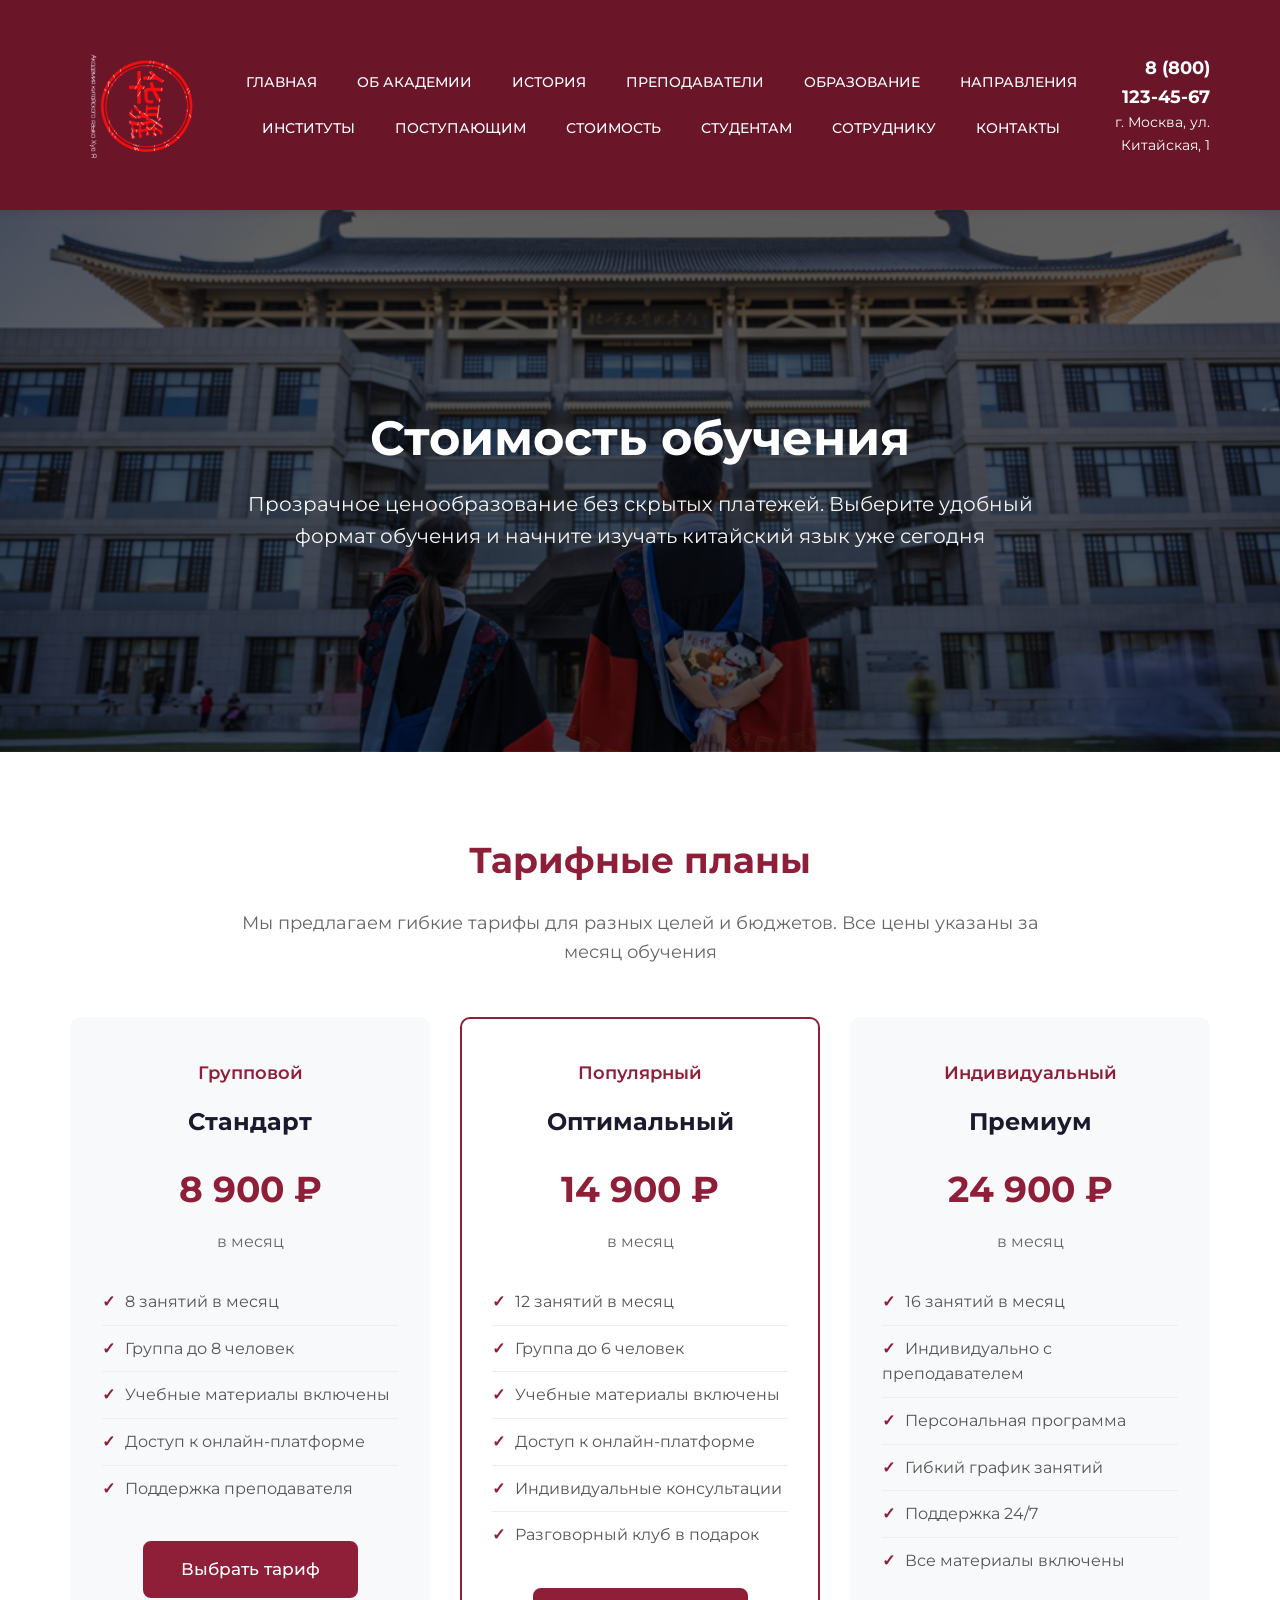
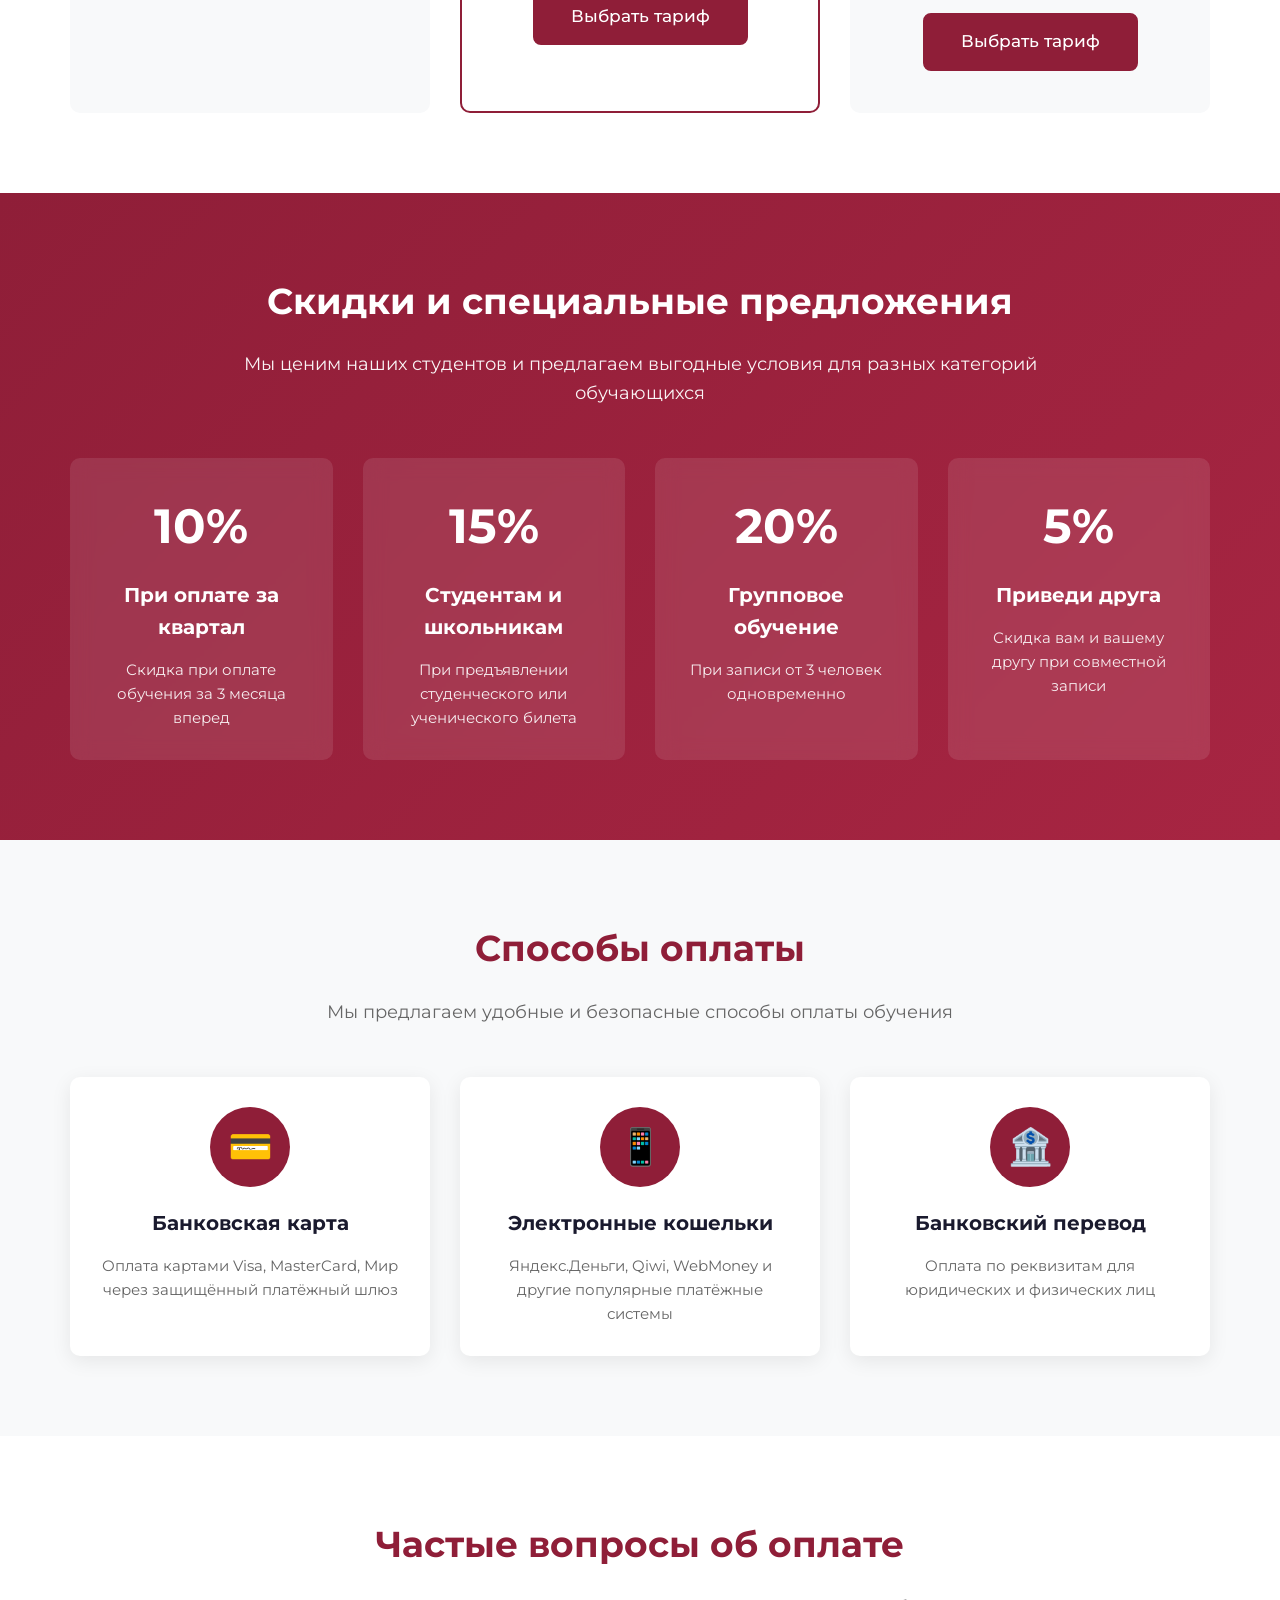
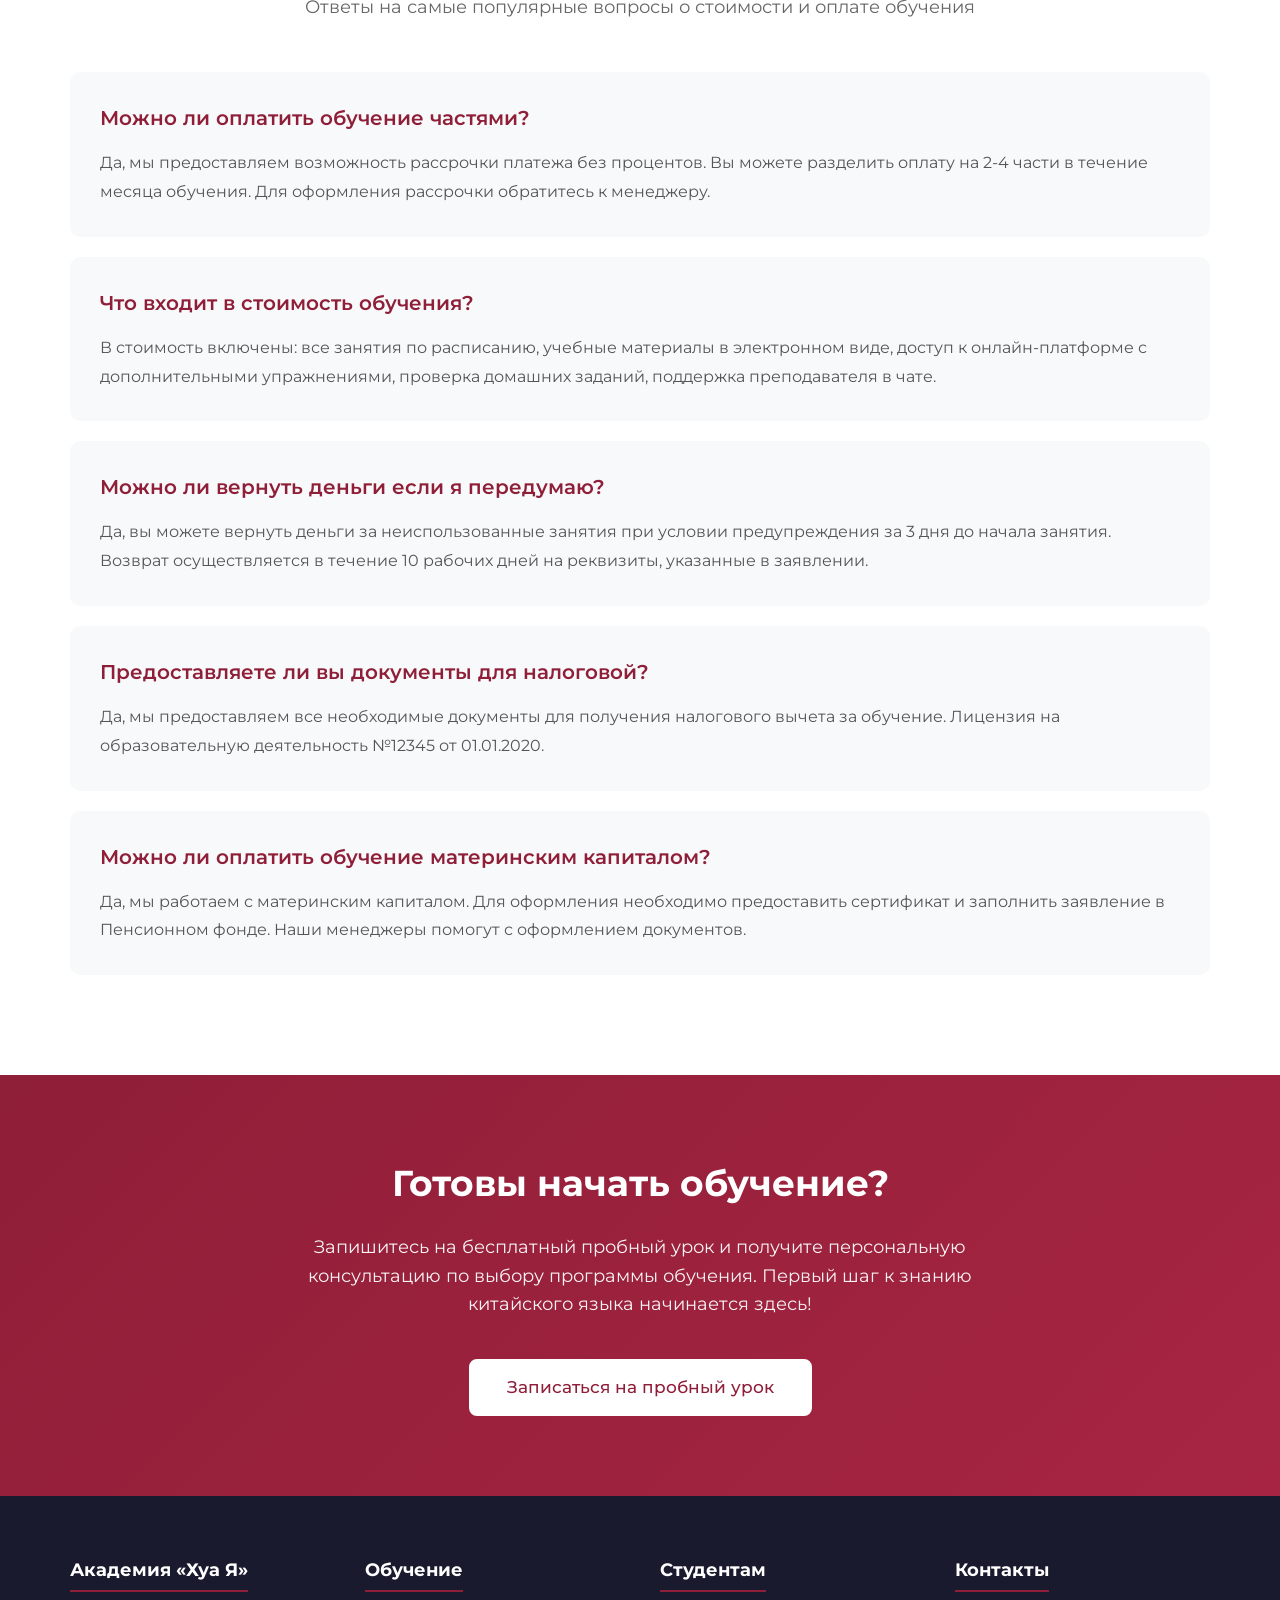
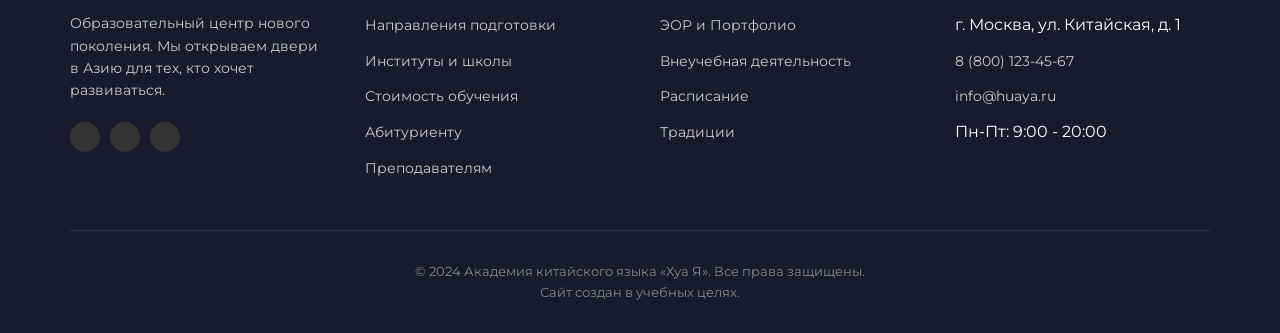
<file: tuition.html>
<!DOCTYPE html>
<html lang="ru">
<head>
    <meta charset="UTF-8">
    <meta name="viewport" content="width=device-width, initial-scale=1.0">
    <title>Стоимость обучения | Хуа Я</title>
    <link href="https://fonts.googleapis.com/css2?family=Montserrat:wght@300;400;500;600;700;900&display=swap" rel="stylesheet">
    <link rel="stylesheet" href="style.css">
    <style>
        /* === КНОПКА СО ЗВЁЗДАМИ === */
        .star-btn {
            position: relative;
            padding: 12px 35px;
            background: #8f1e38;
            font-size: 17px;
            font-weight: 500;
            color: #fff;
            border: 3px solid #8f1e38;
            border-radius: 8px;
            box-shadow: 0 0 0 #8f1e388c;
            transition: all 0.3s ease-in-out;
            cursor: pointer;
            text-decoration: none;
            display: inline-flex;
            align-items: center;
            justify-content: center;
            gap: 8px;
            font-family: 'Montserrat', sans-serif;
        }

        .star-btn .star-1,
        .star-btn .star-2,
        .star-btn .star-3,
        .star-btn .star-4,
        .star-btn .star-5,
        .star-btn .star-6 {
            position: absolute;
            width: 25px;
            height: auto;
            filter: drop-shadow(0 0 0 #fffdef);
            z-index: -5;
            transition: all 1s cubic-bezier(0.05, 0.83, 0.43, 0.96);
            pointer-events: none;
        }

        .star-btn .star-1 { top: 20%; left: 20%; width: 25px; }
        .star-btn .star-2 { top: 45%; left: 45%; width: 15px; transition: all 1s cubic-bezier(0, 0.4, 0, 1.01); }
        .star-btn .star-3 { top: 40%; left: 40%; width: 5px; transition: all 1s cubic-bezier(0, 0.4, 0, 1.01); }
        .star-btn .star-4 { top: 20%; left: 40%; width: 8px; transition: all 0.8s cubic-bezier(0, 0.4, 0, 1.01); }
        .star-btn .star-5 { top: 25%; left: 45%; width: 15px; transition: all 0.6s cubic-bezier(0, 0.4, 0, 1.01); }
        .star-btn .star-6 { top: 5%; left: 50%; width: 5px; transition: all 0.8s ease; }

        .star-btn:hover {
            background: transparent;
            color: #8f1e38;
            box-shadow: 0 0 25px #8f1e388c;
        }

        .star-btn:hover .star-1 {
            top: -80%; left: -30%;
            filter: drop-shadow(0 0 10px #fffdef);
            z-index: 2;
        }
        .star-btn:hover .star-2 {
            top: -25%; left: 10%;
            filter: drop-shadow(0 0 10px #fffdef);
            z-index: 2;
        }
        .star-btn:hover .star-3 {
            top: 55%; left: 25%;
            filter: drop-shadow(0 0 10px #fffdef);
            z-index: 2;
        }
        .star-btn:hover .star-4 {
            top: 30%; left: 80%;
            filter: drop-shadow(0 0 10px #fffdef);
            z-index: 2;
        }
        .star-btn:hover .star-5 {
            top: 25%; left: 115%;
            filter: drop-shadow(0 0 10px #fffdef);
            z-index: 2;
        }
        .star-btn:hover .star-6 {
            top: 5%; left: 60%;
            filter: drop-shadow(0 0 10px #fffdef);
            z-index: 2;
        }

        .star-btn .fil0 { fill: #fffdef; }

        /* === СТИЛИ ДЛЯ СТРАНИЦЫ СТОИМОСТЬ === */
        .pricing-section {
            padding: 80px 0;
            background: #fff;
        }

        .pricing-grid {
            display: grid;
            grid-template-columns: repeat(3, 1fr);
            gap: 30px;
            margin-top: 50px;
        }

        .pricing-card {
            background: #f8f9fa;
            border-radius: 10px;
            padding: 40px 30px;
            text-align: center;
            transition: 0.3s;
            border: 2px solid transparent;
        }

        .pricing-card:hover {
            border-color: #8f1e38;
            transform: translateY(-5px);
            box-shadow: 0 10px 30px rgba(143, 30, 56, 0.15);
        }

        .pricing-card__level {
            font-size: 18px;
            color: #8f1e38;
            font-weight: 600;
            margin-bottom: 15px;
        }

        .pricing-card__title {
            font-size: 24px;
            color: #1a1a2e;
            margin-bottom: 20px;
        }

        .pricing-card__price {
            font-size: 36px;
            font-weight: 700;
            color: #8f1e38;
            margin-bottom: 10px;
        }

        .pricing-card__period {
            font-size: 16px;
            color: #666;
            margin-bottom: 25px;
        }

        .pricing-card__features {
            list-style: none;
            margin-bottom: 30px;
            text-align: left;
        }

        .pricing-card__features li {
            padding: 10px 0;
            border-bottom: 1px solid #eee;
            color: #555;
        }

        .pricing-card__features li:last-child {
            border-bottom: none;
        }

        .pricing-card__features li::before {
            content: "✓";
            color: #8f1e38;
            font-weight: 700;
            margin-right: 10px;
        }

        .discount-section {
            padding: 80px 0;
            background: linear-gradient(135deg, #8f1e38 0%, #a72542 100%);
            color: #fff;
        }

        .discount-grid {
            display: grid;
            grid-template-columns: repeat(4, 1fr);
            gap: 30px;
            margin-top: 50px;
        }

        .discount-card {
            background: rgba(255, 255, 255, 0.1);
            border-radius: 10px;
            padding: 30px;
            text-align: center;
            backdrop-filter: blur(10px);
        }

        .discount-card__percent {
            font-size: 48px;
            font-weight: 700;
            color: #fff;
            margin-bottom: 15px;
        }

        .discount-card__title {
            font-size: 20px;
            margin-bottom: 15px;
            color: #fff;
        }

        .discount-card__text {
            font-size: 15px;
            opacity: 0.9;
        }

        .payment-section {
            padding: 80px 0;
            background: #f8f9fa;
        }

        .payment-methods {
            display: grid;
            grid-template-columns: repeat(3, 1fr);
            gap: 30px;
            margin-top: 50px;
        }

        .payment-card {
            background: #fff;
            border-radius: 10px;
            padding: 30px;
            text-align: center;
            box-shadow: 0 5px 20px rgba(0,0,0,0.08);
        }

        .payment-card__icon {
            width: 80px;
            height: 80px;
            background: #8f1e38;
            border-radius: 50%;
            display: flex;
            align-items: center;
            justify-content: center;
            margin: 0 auto 20px;
            color: #fff;
            font-size: 36px;
        }

        .payment-card__title {
            font-size: 20px;
            color: #1a1a2e;
            margin-bottom: 15px;
        }

        .payment-card__text {
            font-size: 15px;
            color: #666;
        }

        .faq-section {
            padding: 80px 0;
            background: #fff;
        }

        .faq-item {
            background: #f8f9fa;
            border-radius: 10px;
            padding: 30px;
            margin-bottom: 20px;
        }

        .faq-item__question {
            font-size: 20px;
            font-weight: 600;
            color: #8f1e38;
            margin-bottom: 15px;
        }

        .faq-item__answer {
            font-size: 16px;
            color: #555;
            line-height: 1.8;
        }

        .cta-section {
            padding: 80px 0;
            background: linear-gradient(135deg, #8f1e38 0%, #a72542 100%);
            text-align: center;
            color: #fff;
        }

        .cta-section h2 {
            font-size: 36px;
            margin-bottom: 20px;
            color: #fff;
        }

        .cta-section p {
            font-size: 18px;
            max-width: 700px;
            margin: 0 auto 40px;
            opacity: 0.95;
        }
        .page-header {
        background: linear-gradient(rgba(0,0,0,0.6), rgba(0,0,0,0.6)), url('images/фон3.png');
            background-size: cover;
            background-position: center;
            padding: 200px 0;
            color: #fff;
            text-align: center;
        }
    </style>
</head>
<body>

    <!-- ==================== ШАПКА САЙТА ==================== -->
    <header class="header">
        <div class="container header__container">
            <a href="index.html" class="logo">
                <img src="images/ЛОГОТИП1.png" alt="Логотип Академии Хуа Я">
            </a>
            
            <nav class="nav">
                <ul class="nav__list">
                    <li><a href="index.html" class="nav__link">Главная</a></li>
                    <li><a href="about.html" class="nav__link">Об Академии</a></li>
                    <li><a href="history.html" class="nav__link">История</a></li>
                    <li><a href="staff.html" class="nav__link">Преподаватели</a></li>
                    <li><a href="education.html" class="nav__link">Образование</a></li>
                    <li><a href="directions.html" class="nav__link">Направления</a></li>
                    <li><a href="institutes.html" class="nav__link">Институты</a></li>
                    <li><a href="applicants.html" class="nav__link">Поступающим</a></li>
                    <li><a href="tuition.html" class="nav__link">Стоимость</a></li>
                    <li><a href="students.html" class="nav__link">Студентам</a></li>
                    <li><a href="employees.html" class="nav__link">Сотруднику</a></li>
                    <li><a href="contacts.html" class="nav__link">Контакты</a></li>
                </ul>
            </nav>

            <div class="header__contacts">
                <a href="tel:+78001234567" class="phone">8 (800) 123-45-67</a>
                <span>г. Москва, ул. Китайская, 1</span>
            </div>
        </div>
    </header>

    <!-- ==================== ЗАГОЛОВОК СТРАНИЦЫ ==================== -->
    <section class="page-header">
        <div class="container">
            <h1 style="font-size: 48px; margin-bottom: 20px; color: #fff;">Стоимость обучения</h1>
            <p style="font-size: 20px; max-width: 800px; margin: 0 auto; opacity: 0.95;">Прозрачное ценообразование без скрытых платежей. Выберите удобный формат обучения и начните изучать китайский язык уже сегодня</p>
        </div>
    </section>

    <!-- ==================== ТАРИФНЫЕ ПЛАНЫ ==================== -->
    <section class="pricing-section">
        <div class="container">
            <h2 style="text-align: center; font-size: 36px; color: #8f1e38; margin-bottom: 20px;">Тарифные планы</h2>
            <p style="text-align: center; font-size: 18px; color: #666; max-width: 800px; margin: 0 auto 50px;">Мы предлагаем гибкие тарифы для разных целей и бюджетов. Все цены указаны за месяц обучения</p>
            
            <div class="pricing-grid">
                <div class="pricing-card">
                    <div class="pricing-card__level">Групповой</div>
                    <h3 class="pricing-card__title">Стандарт</h3>
                    <div class="pricing-card__price">8 900 ₽</div>
                    <div class="pricing-card__period">в месяц</div>
                    <ul class="pricing-card__features">
                        <li>8 занятий в месяц</li>
                        <li>Группа до 8 человек</li>
                        <li>Учебные материалы включены</li>
                        <li>Доступ к онлайн-платформе</li>
                        <li>Поддержка преподавателя</li>
                    </ul>
                    <a href="applicants.html" class="star-btn">
                        Выбрать тариф
                        <div class="star-1"><svg xmlns="http://www.w3.org/2000/svg" viewBox="0 0 784.11 815.53"><path class="fil0" d="M392.05 0c-20.9,210.08 -184.06,378.41 -392.05,407.78 207.96,29.37 371.12,197.68 392.05,407.74 20.93,-210.06 184.09,-378.37 392.05,-407.74 -207.98,-29.38 -371.16,-197.69 -392.06,-407.78z"/></svg></div>
                        <div class="star-2"><svg xmlns="http://www.w3.org/2000/svg" viewBox="0 0 784.11 815.53"><path class="fil0" d="M392.05 0c-20.9,210.08 -184.06,378.41 -392.05,407.78 207.96,29.37 371.12,197.68 392.05,407.74 20.93,-210.06 184.09,-378.37 392.05,-407.74 -207.98,-29.38 -371.16,-197.69 -392.06,-407.78z"/></svg></div>
                        <div class="star-3"><svg xmlns="http://www.w3.org/2000/svg" viewBox="0 0 784.11 815.53"><path class="fil0" d="M392.05 0c-20.9,210.08 -184.06,378.41 -392.05,407.78 207.96,29.37 371.12,197.68 392.05,407.74 20.93,-210.06 184.09,-378.37 392.05,-407.74 -207.98,-29.38 -371.16,-197.69 -392.06,-407.78z"/></svg></div>
                        <div class="star-4"><svg xmlns="http://www.w3.org/2000/svg" viewBox="0 0 784.11 815.53"><path class="fil0" d="M392.05 0c-20.9,210.08 -184.06,378.41 -392.05,407.78 207.96,29.37 371.12,197.68 392.05,407.74 20.93,-210.06 184.09,-378.37 392.05,-407.74 -207.98,-29.38 -371.16,-197.69 -392.06,-407.78z"/></svg></div>
                        <div class="star-5"><svg xmlns="http://www.w3.org/2000/svg" viewBox="0 0 784.11 815.53"><path class="fil0" d="M392.05 0c-20.9,210.08 -184.06,378.41 -392.05,407.78 207.96,29.37 371.12,197.68 392.05,407.74 20.93,-210.06 184.09,-378.37 392.05,-407.74 -207.98,-29.38 -371.16,-197.69 -392.06,-407.78z"/></svg></div>
                        <div class="star-6"><svg xmlns="http://www.w3.org/2000/svg" viewBox="0 0 784.11 815.53"><path class="fil0" d="M392.05 0c-20.9,210.08 -184.06,378.41 -392.05,407.78 207.96,29.37 371.12,197.68 392.05,407.74 20.93,-210.06 184.09,-378.37 392.05,-407.74 -207.98,-29.38 -371.16,-197.69 -392.06,-407.78z"/></svg></div>
                    </a>
                </div>

                <div class="pricing-card" style="border-color: #8f1e38; background: #fff;">
                    <div class="pricing-card__level">Популярный</div>
                    <h3 class="pricing-card__title">Оптимальный</h3>
                    <div class="pricing-card__price">14 900 ₽</div>
                    <div class="pricing-card__period">в месяц</div>
                    <ul class="pricing-card__features">
                        <li>12 занятий в месяц</li>
                        <li>Группа до 6 человек</li>
                        <li>Учебные материалы включены</li>
                        <li>Доступ к онлайн-платформе</li>
                        <li>Индивидуальные консультации</li>
                        <li>Разговорный клуб в подарок</li>
                    </ul>
                    <a href="applicants.html" class="star-btn">
                        Выбрать тариф
                        <div class="star-1"><svg xmlns="http://www.w3.org/2000/svg" viewBox="0 0 784.11 815.53"><path class="fil0" d="M392.05 0c-20.9,210.08 -184.06,378.41 -392.05,407.78 207.96,29.37 371.12,197.68 392.05,407.74 20.93,-210.06 184.09,-378.37 392.05,-407.74 -207.98,-29.38 -371.16,-197.69 -392.06,-407.78z"/></svg></div>
                        <div class="star-2"><svg xmlns="http://www.w3.org/2000/svg" viewBox="0 0 784.11 815.53"><path class="fil0" d="M392.05 0c-20.9,210.08 -184.06,378.41 -392.05,407.78 207.96,29.37 371.12,197.68 392.05,407.74 20.93,-210.06 184.09,-378.37 392.05,-407.74 -207.98,-29.38 -371.16,-197.69 -392.06,-407.78z"/></svg></div>
                        <div class="star-3"><svg xmlns="http://www.w3.org/2000/svg" viewBox="0 0 784.11 815.53"><path class="fil0" d="M392.05 0c-20.9,210.08 -184.06,378.41 -392.05,407.78 207.96,29.37 371.12,197.68 392.05,407.74 20.93,-210.06 184.09,-378.37 392.05,-407.74 -207.98,-29.38 -371.16,-197.69 -392.06,-407.78z"/></svg></div>
                        <div class="star-4"><svg xmlns="http://www.w3.org/2000/svg" viewBox="0 0 784.11 815.53"><path class="fil0" d="M392.05 0c-20.9,210.08 -184.06,378.41 -392.05,407.78 207.96,29.37 371.12,197.68 392.05,407.74 20.93,-210.06 184.09,-378.37 392.05,-407.74 -207.98,-29.38 -371.16,-197.69 -392.06,-407.78z"/></svg></div>
                        <div class="star-5"><svg xmlns="http://www.w3.org/2000/svg" viewBox="0 0 784.11 815.53"><path class="fil0" d="M392.05 0c-20.9,210.08 -184.06,378.41 -392.05,407.78 207.96,29.37 371.12,197.68 392.05,407.74 20.93,-210.06 184.09,-378.37 392.05,-407.74 -207.98,-29.38 -371.16,-197.69 -392.06,-407.78z"/></svg></div>
                        <div class="star-6"><svg xmlns="http://www.w3.org/2000/svg" viewBox="0 0 784.11 815.53"><path class="fil0" d="M392.05 0c-20.9,210.08 -184.06,378.41 -392.05,407.78 207.96,29.37 371.12,197.68 392.05,407.74 20.93,-210.06 184.09,-378.37 392.05,-407.74 -207.98,-29.38 -371.16,-197.69 -392.06,-407.78z"/></svg></div>
                    </a>
                </div>

                <div class="pricing-card">
                    <div class="pricing-card__level">Индивидуальный</div>
                    <h3 class="pricing-card__title">Премиум</h3>
                    <div class="pricing-card__price">24 900 ₽</div>
                    <div class="pricing-card__period">в месяц</div>
                    <ul class="pricing-card__features">
                        <li>16 занятий в месяц</li>
                        <li>Индивидуально с преподавателем</li>
                        <li>Персональная программа</li>
                        <li>Гибкий график занятий</li>
                        <li>Поддержка 24/7</li>
                        <li>Все материалы включены</li>
                    </ul>
                    <a href="applicants.html" class="star-btn">
                        Выбрать тариф
                        <div class="star-1"><svg xmlns="http://www.w3.org/2000/svg" viewBox="0 0 784.11 815.53"><path class="fil0" d="M392.05 0c-20.9,210.08 -184.06,378.41 -392.05,407.78 207.96,29.37 371.12,197.68 392.05,407.74 20.93,-210.06 184.09,-378.37 392.05,-407.74 -207.98,-29.38 -371.16,-197.69 -392.06,-407.78z"/></svg></div>
                        <div class="star-2"><svg xmlns="http://www.w3.org/2000/svg" viewBox="0 0 784.11 815.53"><path class="fil0" d="M392.05 0c-20.9,210.08 -184.06,378.41 -392.05,407.78 207.96,29.37 371.12,197.68 392.05,407.74 20.93,-210.06 184.09,-378.37 392.05,-407.74 -207.98,-29.38 -371.16,-197.69 -392.06,-407.78z"/></svg></div>
                        <div class="star-3"><svg xmlns="http://www.w3.org/2000/svg" viewBox="0 0 784.11 815.53"><path class="fil0" d="M392.05 0c-20.9,210.08 -184.06,378.41 -392.05,407.78 207.96,29.37 371.12,197.68 392.05,407.74 20.93,-210.06 184.09,-378.37 392.05,-407.74 -207.98,-29.38 -371.16,-197.69 -392.06,-407.78z"/></svg></div>
                        <div class="star-4"><svg xmlns="http://www.w3.org/2000/svg" viewBox="0 0 784.11 815.53"><path class="fil0" d="M392.05 0c-20.9,210.08 -184.06,378.41 -392.05,407.78 207.96,29.37 371.12,197.68 392.05,407.74 20.93,-210.06 184.09,-378.37 392.05,-407.74 -207.98,-29.38 -371.16,-197.69 -392.06,-407.78z"/></svg></div>
                        <div class="star-5"><svg xmlns="http://www.w3.org/2000/svg" viewBox="0 0 784.11 815.53"><path class="fil0" d="M392.05 0c-20.9,210.08 -184.06,378.41 -392.05,407.78 207.96,29.37 371.12,197.68 392.05,407.74 20.93,-210.06 184.09,-378.37 392.05,-407.74 -207.98,-29.38 -371.16,-197.69 -392.06,-407.78z"/></svg></div>
                        <div class="star-6"><svg xmlns="http://www.w3.org/2000/svg" viewBox="0 0 784.11 815.53"><path class="fil0" d="M392.05 0c-20.9,210.08 -184.06,378.41 -392.05,407.78 207.96,29.37 371.12,197.68 392.05,407.74 20.93,-210.06 184.09,-378.37 392.05,-407.74 -207.98,-29.38 -371.16,-197.69 -392.06,-407.78z"/></svg></div>
                    </a>
                </div>
            </div>
        </div>
    </section>

    <!-- ==================== СКИДКИ ==================== -->
    <section class="discount-section">
        <div class="container">
            <h2 style="text-align: center; font-size: 36px; margin-bottom: 20px; color: #fff;">Скидки и специальные предложения</h2>
            <p style="text-align: center; font-size: 18px; max-width: 800px; margin: 0 auto 50px; opacity: 0.95;">Мы ценим наших студентов и предлагаем выгодные условия для разных категорий обучающихся</p>
            
            <div class="discount-grid">
                <div class="discount-card">
                    <div class="discount-card__percent">10%</div>
                    <h3 class="discount-card__title">При оплате за квартал</h3>
                    <p class="discount-card__text">Скидка при оплате обучения за 3 месяца вперед</p>
                </div>

                <div class="discount-card">
                    <div class="discount-card__percent">15%</div>
                    <h3 class="discount-card__title">Студентам и школьникам</h3>
                    <p class="discount-card__text">При предъявлении студенческого или ученического билета</p>
                </div>

                <div class="discount-card">
                    <div class="discount-card__percent">20%</div>
                    <h3 class="discount-card__title">Групповое обучение</h3>
                    <p class="discount-card__text">При записи от 3 человек одновременно</p>
                </div>

                <div class="discount-card">
                    <div class="discount-card__percent">5%</div>
                    <h3 class="discount-card__title">Приведи друга</h3>
                    <p class="discount-card__text">Скидка вам и вашему другу при совместной записи</p>
                </div>
            </div>
        </div>
    </section>

    <!-- ==================== СПОСОБЫ ОПЛАТЫ ==================== -->
    <section class="payment-section">
        <div class="container">
            <h2 style="text-align: center; font-size: 36px; color: #8f1e38; margin-bottom: 20px;">Способы оплаты</h2>
            <p style="text-align: center; font-size: 18px; color: #666; max-width: 800px; margin: 0 auto 50px;">Мы предлагаем удобные и безопасные способы оплаты обучения</p>
            
            <div class="payment-methods">
                <div class="payment-card">
                    <div class="payment-card__icon">💳</div>
                    <h3 class="payment-card__title">Банковская карта</h3>
                    <p class="payment-card__text">Оплата картами Visa, MasterCard, Мир через защищённый платёжный шлюз</p>
                </div>

                <div class="payment-card">
                    <div class="payment-card__icon">📱</div>
                    <h3 class="payment-card__title">Электронные кошельки</h3>
                    <p class="payment-card__text">Яндекс.Деньги, Qiwi, WebMoney и другие популярные платёжные системы</p>
                </div>

                <div class="payment-card">
                    <div class="payment-card__icon">🏦</div>
                    <h3 class="payment-card__title">Банковский перевод</h3>
                    <p class="payment-card__text">Оплата по реквизитам для юридических и физических лиц</p>
                </div>
            </div>
        </div>
    </section>

    <!-- ==================== ЧАСТЫЕ ВОПРОСЫ ==================== -->
    <section class="faq-section">
        <div class="container">
            <h2 style="text-align: center; font-size: 36px; color: #8f1e38; margin-bottom: 20px;">Частые вопросы об оплате</h2>
            <p style="text-align: center; font-size: 18px; color: #666; max-width: 800px; margin: 0 auto 50px;">Ответы на самые популярные вопросы о стоимости и оплате обучения</p>
            
            <div class="faq-item">
                <div class="faq-item__question">Можно ли оплатить обучение частями?</div>
                <div class="faq-item__answer">Да, мы предоставляем возможность рассрочки платежа без процентов. Вы можете разделить оплату на 2-4 части в течение месяца обучения. Для оформления рассрочки обратитесь к менеджеру.</div>
            </div>

            <div class="faq-item">
                <div class="faq-item__question">Что входит в стоимость обучения?</div>
                <div class="faq-item__answer">В стоимость включены: все занятия по расписанию, учебные материалы в электронном виде, доступ к онлайн-платформе с дополнительными упражнениями, проверка домашних заданий, поддержка преподавателя в чате.</div>
            </div>

            <div class="faq-item">
                <div class="faq-item__question">Можно ли вернуть деньги если я передумаю?</div>
                <div class="faq-item__answer">Да, вы можете вернуть деньги за неиспользованные занятия при условии предупреждения за 3 дня до начала занятия. Возврат осуществляется в течение 10 рабочих дней на реквизиты, указанные в заявлении.</div>
            </div>

            <div class="faq-item">
                <div class="faq-item__question">Предоставляете ли вы документы для налоговой?</div>
                <div class="faq-item__answer">Да, мы предоставляем все необходимые документы для получения налогового вычета за обучение. Лицензия на образовательную деятельность №12345 от 01.01.2020.</div>
            </div>

            <div class="faq-item">
                <div class="faq-item__question">Можно ли оплатить обучение материнским капиталом?</div>
                <div class="faq-item__answer">Да, мы работаем с материнским капиталом. Для оформления необходимо предоставить сертификат и заполнить заявление в Пенсионном фонде. Наши менеджеры помогут с оформлением документов.</div>
            </div>
        </div>
    </section>

    <!-- ==================== ПРИЗЫВ К ДЕЙСТВИЮ ==================== -->
    <section class="cta-section">
        <div class="container">
            <h2>Готовы начать обучение?</h2>
            <p>Запишитесь на бесплатный пробный урок и получите персональную консультацию по выбору программы обучения. Первый шаг к знанию китайского языка начинается здесь!</p>
            <a href="applicants.html" class="star-btn" style="background: #fff; color: #8f1e38; border-color: #fff;">
                Записаться на пробный урок
                <div class="star-1"><svg xmlns="http://www.w3.org/2000/svg" viewBox="0 0 784.11 815.53"><path class="fil0" d="M392.05 0c-20.9,210.08 -184.06,378.41 -392.05,407.78 207.96,29.37 371.12,197.68 392.05,407.74 20.93,-210.06 184.09,-378.37 392.05,-407.74 -207.98,-29.38 -371.16,-197.69 -392.06,-407.78z"/></svg></div>
                <div class="star-2"><svg xmlns="http://www.w3.org/2000/svg" viewBox="0 0 784.11 815.53"><path class="fil0" d="M392.05 0c-20.9,210.08 -184.06,378.41 -392.05,407.78 207.96,29.37 371.12,197.68 392.05,407.74 20.93,-210.06 184.09,-378.37 392.05,-407.74 -207.98,-29.38 -371.16,-197.69 -392.06,-407.78z"/></svg></div>
                <div class="star-3"><svg xmlns="http://www.w3.org/2000/svg" viewBox="0 0 784.11 815.53"><path class="fil0" d="M392.05 0c-20.9,210.08 -184.06,378.41 -392.05,407.78 207.96,29.37 371.12,197.68 392.05,407.74 20.93,-210.06 184.09,-378.37 392.05,-407.74 -207.98,-29.38 -371.16,-197.69 -392.06,-407.78z"/></svg></div>
                <div class="star-4"><svg xmlns="http://www.w3.org/2000/svg" viewBox="0 0 784.11 815.53"><path class="fil0" d="M392.05 0c-20.9,210.08 -184.06,378.41 -392.05,407.78 207.96,29.37 371.12,197.68 392.05,407.74 20.93,-210.06 184.09,-378.37 392.05,-407.74 -207.98,-29.38 -371.16,-197.69 -392.06,-407.78z"/></svg></div>
                <div class="star-5"><svg xmlns="http://www.w3.org/2000/svg" viewBox="0 0 784.11 815.53"><path class="fil0" d="M392.05 0c-20.9,210.08 -184.06,378.41 -392.05,407.78 207.96,29.37 371.12,197.68 392.05,407.74 20.93,-210.06 184.09,-378.37 392.05,-407.74 -207.98,-29.38 -371.16,-197.69 -392.06,-407.78z"/></svg></div>
                <div class="star-6"><svg xmlns="http://www.w3.org/2000/svg" viewBox="0 0 784.11 815.53"><path class="fil0" d="M392.05 0c-20.9,210.08 -184.06,378.41 -392.05,407.78 207.96,29.37 371.12,197.68 392.05,407.74 20.93,-210.06 184.09,-378.37 392.05,-407.74 -207.98,-29.38 -371.16,-197.69 -392.06,-407.78z"/></svg></div>
            </a>
        </div>
    </section>

    <!-- ==================== ПОДВАЛ ==================== -->
    <footer class="footer">
        <div class="container">
            <div class="footer__grid">
                <div>
                    <h4 class="footer__title">Академия «Хуа Я»</h4>
                    <p style="font-size: 14px; color: #ccc; margin-bottom: 20px;">
                        Образовательный центр нового поколения. 
                        Мы открываем двери в Азию для тех, кто хочет развиваться.
                    </p>
                    <div style="display: flex; gap: 10px;">
                        <div style="width: 30px; height: 30px; background: #333; border-radius: 50%;"></div>
                        <div style="width: 30px; height: 30px; background: #333; border-radius: 50%;"></div>
                        <div style="width: 30px; height: 30px; background: #333; border-radius: 50%;"></div>
                    </div>
                </div>
                
                <div>
                    <h4 class="footer__title">Обучение</h4>
                    <ul class="footer__list">
                        <li><a href="directions.html">Направления подготовки</a></li>
                        <li><a href="institutes.html">Институты и школы</a></li>
                        <li><a href="tuition.html">Стоимость обучения</a></li>
                        <li><a href="applicants.html">Абитуриенту</a></li>
                        <li><a href="employees.html">Преподавателям</a></li>
                    </ul>
                </div>

                <div>
                    <h4 class="footer__title">Студентам</h4>
                    <ul class="footer__list">
                        <li><a href="useful_info.html">ЭОР и Портфолио</a></li>
                        <li><a href="extracurricular.html">Внеучебная деятельность</a></li>
                        <li><a href="students.html">Расписание</a></li>
                        <li><a href="history.html">Традиции</a></li>
                    </ul>
                </div>

                <div>
                    <h4 class="footer__title">Контакты</h4>
                    <ul class="footer__list">
                        <li>г. Москва, ул. Китайская, д. 1</li>
                        <li><a href="tel:+78001234567">8 (800) 123-45-67</a></li>
                        <li><a href="mailto:info@huaya.ru">info@huaya.ru</a></li>
                        <li>Пн-Пт: 9:00 - 20:00</li>
                    </ul>
                </div>
            </div>
            
            <div class="footer__bottom">
                &copy; 2024 Академия китайского языка «Хуа Я». Все права защищены. <br>
                Сайт создан в учебных целях.
            </div>
        </div>
    </footer>

</body>
</html>
</file>
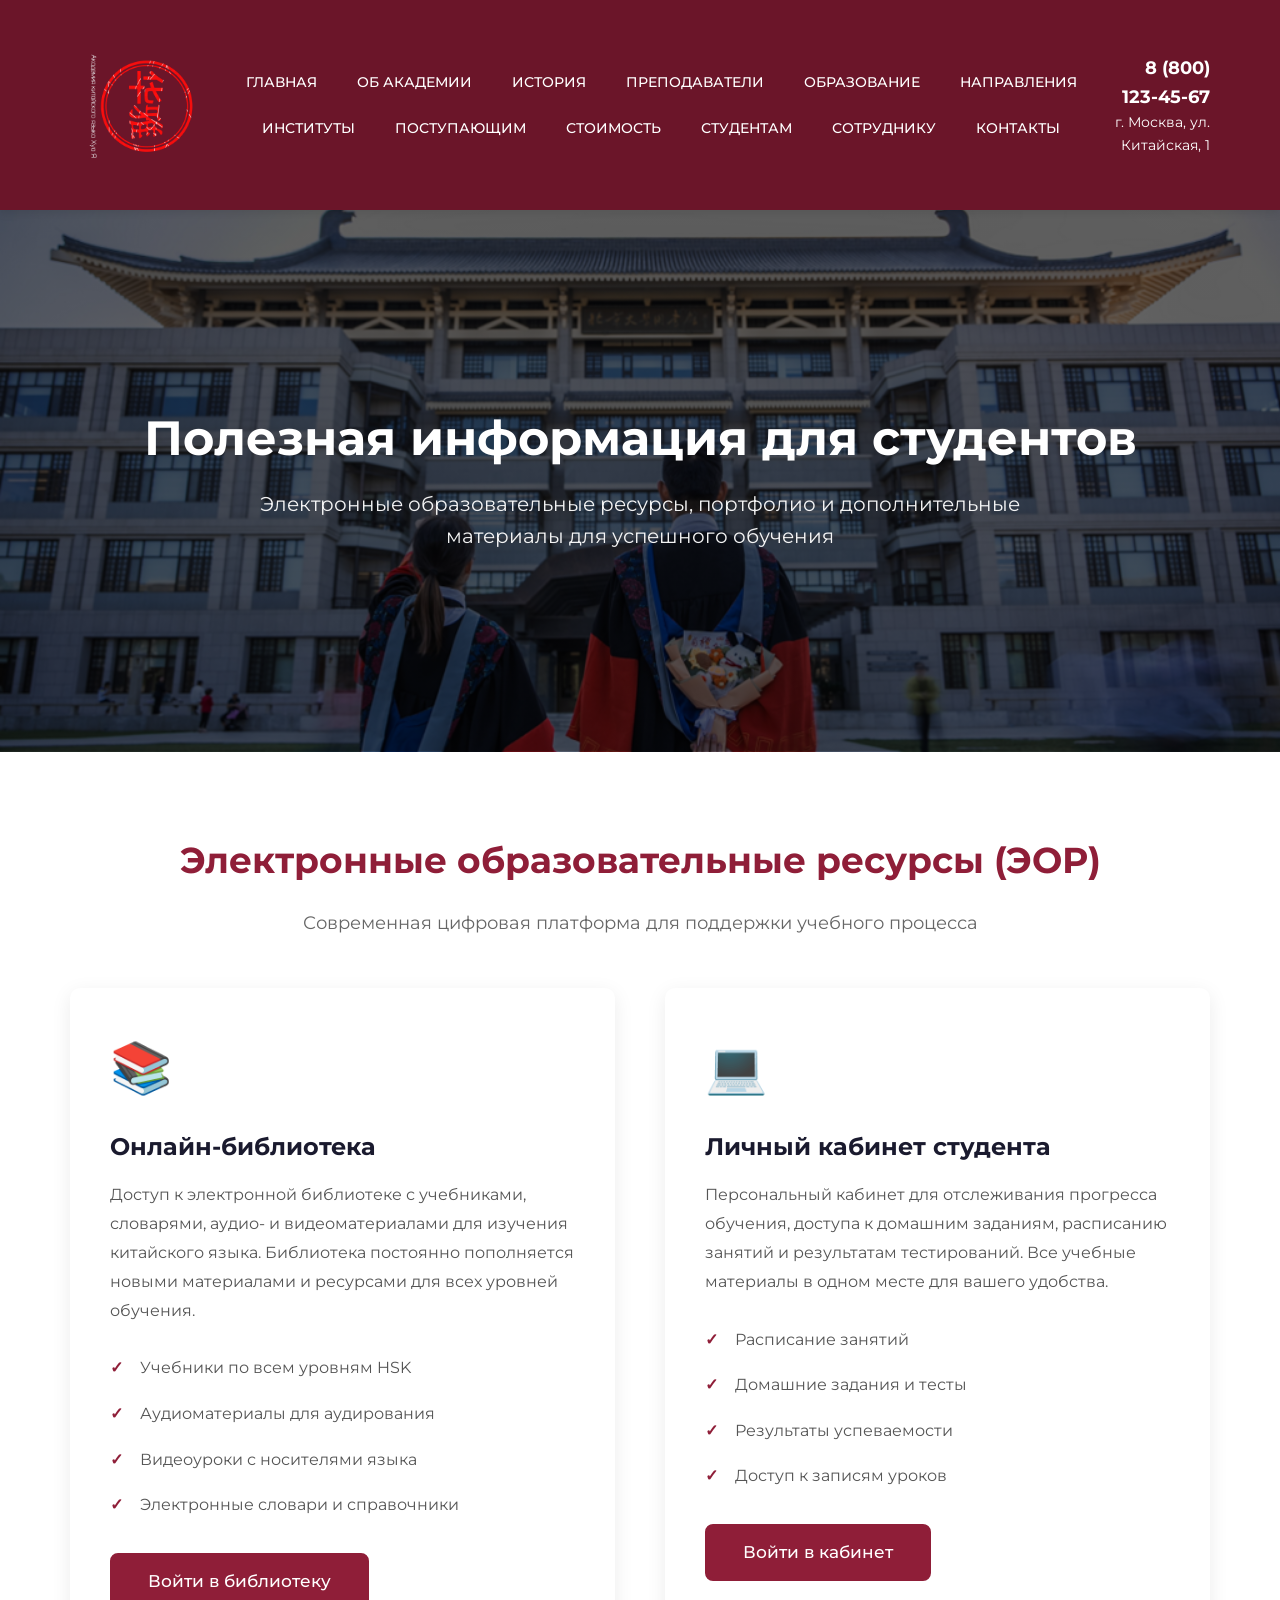
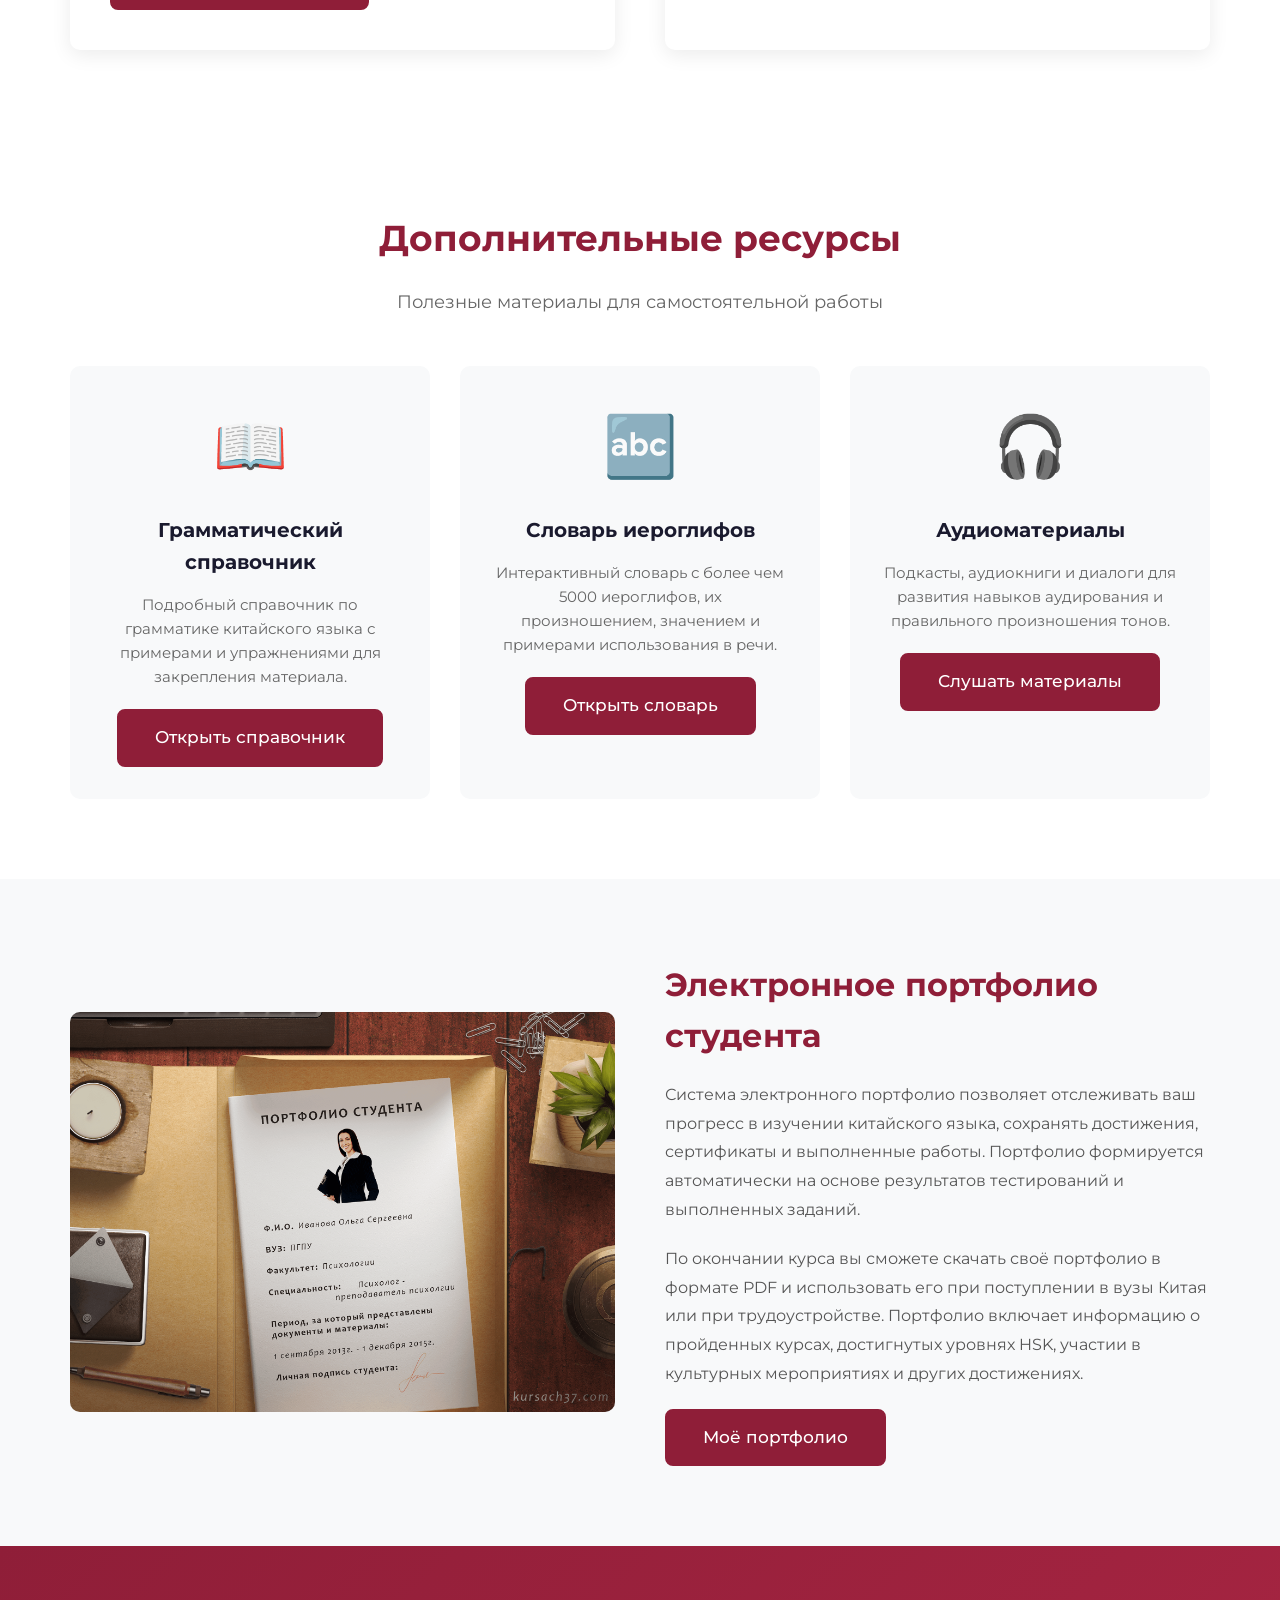
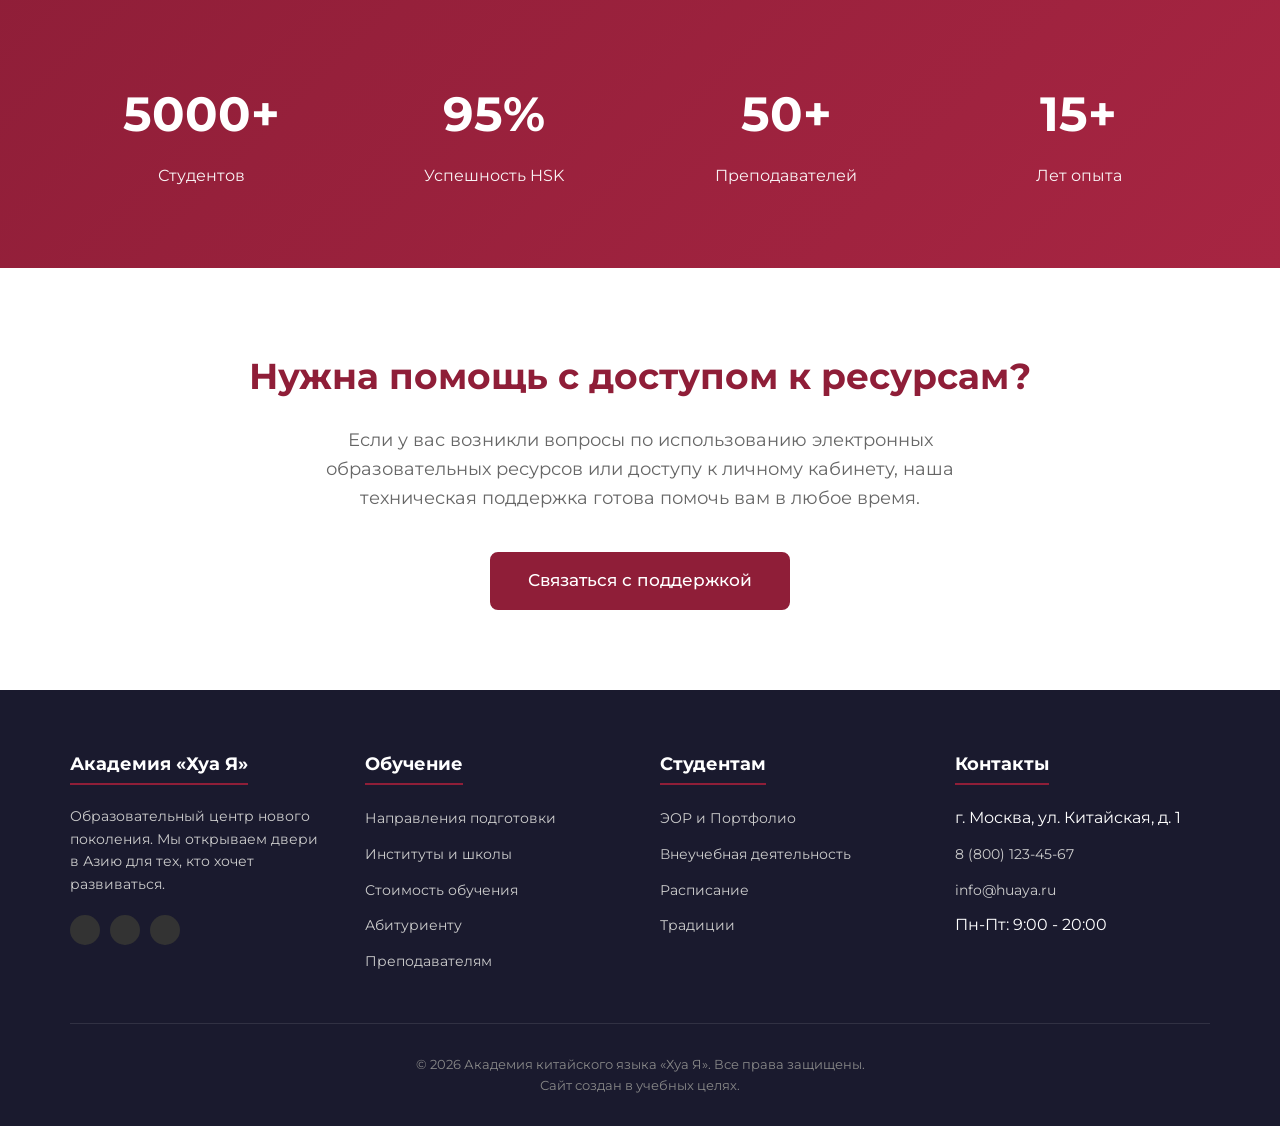
<file: useful_info.html>
<!DOCTYPE html>
<html lang="ru">
<head>
    <meta charset="UTF-8">
    <meta name="viewport" content="width=device-width, initial-scale=1.0">
    <title>Полезная информация | Хуа Я</title>
    <link href="https://fonts.googleapis.com/css2?family=Montserrat:wght@300;400;500;600;700;900&display=swap" rel="stylesheet">
    <link rel="stylesheet" href="style.css">
    <style>
        /* === КНОПКА СО ЗВЁЗДАМИ === */
        .star-btn {
            position: relative;
            padding: 12px 35px;
            background: #8f1e38;
            font-size: 17px;
            font-weight: 500;
            color: #fff;
            border: 3px solid #8f1e38;
            border-radius: 8px;
            box-shadow: 0 0 0 #8f1e388c;
            transition: all 0.3s ease-in-out;
            cursor: pointer;
            text-decoration: none;
            display: inline-flex;
            align-items: center;
            justify-content: center;
            gap: 8px;
            font-family: 'Montserrat', sans-serif;
        }

        .star-btn .star-1,
        .star-btn .star-2,
        .star-btn .star-3,
        .star-btn .star-4,
        .star-btn .star-5,
        .star-btn .star-6 {
            position: absolute;
            width: 25px;
            height: auto;
            filter: drop-shadow(0 0 0 #fffdef);
            z-index: -5;
            transition: all 1s cubic-bezier(0.05, 0.83, 0.43, 0.96);
            pointer-events: none;
        }

        .star-btn .star-1 { top: 20%; left: 20%; width: 25px; }
        .star-btn .star-2 { top: 45%; left: 45%; width: 15px; transition: all 1s cubic-bezier(0, 0.4, 0, 1.01); }
        .star-btn .star-3 { top: 40%; left: 40%; width: 5px; transition: all 1s cubic-bezier(0, 0.4, 0, 1.01); }
        .star-btn .star-4 { top: 20%; left: 40%; width: 8px; transition: all 0.8s cubic-bezier(0, 0.4, 0, 1.01); }
        .star-btn .star-5 { top: 25%; left: 45%; width: 15px; transition: all 0.6s cubic-bezier(0, 0.4, 0, 1.01); }
        .star-btn .star-6 { top: 5%; left: 50%; width: 5px; transition: all 0.8s ease; }

        .star-btn:hover {
            background: transparent;
            color: #8f1e38;
            box-shadow: 0 0 25px #8f1e388c;
        }

        .star-btn:hover .star-1 {
            top: -80%; left: -30%;
            filter: drop-shadow(0 0 10px #fffdef);
            z-index: 2;
        }
        .star-btn:hover .star-2 {
            top: -25%; left: 10%;
            filter: drop-shadow(0 0 10px #fffdef);
            z-index: 2;
        }
        .star-btn:hover .star-3 {
            top: 55%; left: 25%;
            filter: drop-shadow(0 0 10px #fffdef);
            z-index: 2;
        }
        .star-btn:hover .star-4 {
            top: 30%; left: 80%;
            filter: drop-shadow(0 0 10px #fffdef);
            z-index: 2;
        }
        .star-btn:hover .star-5 {
            top: 25%; left: 115%;
            filter: drop-shadow(0 0 10px #fffdef);
            z-index: 2;
        }
        .star-btn:hover .star-6 {
            top: 5%; left: 60%;
            filter: drop-shadow(0 0 10px #fffdef);
            z-index: 2;
        }

        .star-btn .fil0 { fill: #fffdef; }

        /* === СТИЛИ ДЛЯ СТРАНИЦЫ ПОЛЕЗНАЯ ИНФОРМАЦИЯ === */
        .page-header {
            background: linear-gradient(rgba(0,0,0,0.6), rgba(0,0,0,0.6)), url('images/фон3.png');
            background-size: cover;
            background-position: center;
            padding: 200px 0;
            color: #fff;
            text-align: center;
        }

        .page-header h1 {
            font-size: 48px;
            margin-bottom: 20px;
            color: #fff;
        }

        .page-header p {
            font-size: 20px;
            max-width: 800px;
            margin: 0 auto;
            opacity: 0.95;
        }

        .info-section {
            padding: 80px 0;
        }

        .info-section:nth-child(even) {
            background: #f8f9fa;
        }

        .info-grid {
            display: grid;
            grid-template-columns: repeat(2, 1fr);
            gap: 50px;
            margin-top: 50px;
        }

        .info-card {
            background: #fff;
            padding: 40px;
            border-radius: 10px;
            box-shadow: 0 5px 20px rgba(0,0,0,0.08);
        }

        .info-card__icon {
            font-size: 50px;
            color: #8f1e38;
            margin-bottom: 20px;
        }

        .info-card__title {
            font-size: 24px;
            color: #1a1a2e;
            margin-bottom: 15px;
        }

        .info-card__text {
            font-size: 16px;
            color: #555;
            line-height: 1.8;
            margin-bottom: 20px;
        }

        .info-card__list {
            list-style: none;
            margin-bottom: 25px;
        }

        .info-card__list li {
            padding: 10px 0;
            padding-left: 30px;
            position: relative;
            color: #555;
        }

        .info-card__list li::before {
            content: "✓";
            position: absolute;
            left: 0;
            color: #8f1e38;
            font-weight: 700;
        }

        .resources-section {
            padding: 80px 0;
            background: #fff;
        }

        .resources-grid {
            display: grid;
            grid-template-columns: repeat(3, 1fr);
            gap: 30px;
            margin-top: 50px;
        }

        .resource-card {
            background: #f8f9fa;
            padding: 30px;
            border-radius: 10px;
            text-align: center;
            transition: 0.3s;
            border: 2px solid transparent;
        }

        .resource-card:hover {
            border-color: #8f1e38;
            transform: translateY(-5px);
            box-shadow: 0 10px 30px rgba(0,0,0,0.15);
        }

        .resource-card__icon {
            font-size: 60px;
            color: #8f1e38;
            margin-bottom: 20px;
        }

        .resource-card__title {
            font-size: 20px;
            color: #1a1a2e;
            margin-bottom: 15px;
        }

        .resource-card__text {
            font-size: 15px;
            color: #666;
            line-height: 1.6;
            margin-bottom: 20px;
        }

        .portfolio-section {
            padding: 80px 0;
            background: #f8f9fa;
        }

        .portfolio-content {
            display: grid;
            grid-template-columns: 1fr 1fr;
            gap: 50px;
            align-items: center;
        }

        .portfolio-image {
            width: 100%;
            height: 400px;
            background: #f0f0f0;
            border-radius: 10px;
        }

        .portfolio-image img {
            width: 100%;
            height: 100%;
            object-fit: cover;
            border-radius: 10px;
        }

        .portfolio-text h3 {
            font-size: 32px;
            color: #8f1e38;
            margin-bottom: 20px;
        }

        .portfolio-text p {
            font-size: 16px;
            color: #555;
            line-height: 1.8;
            margin-bottom: 20px;
        }

        .stats-section {
            padding: 80px 0;
            background: linear-gradient(135deg, #8f1e38 0%, #a72542 100%);
            color: #fff;
            text-align: center;
        }

        .stats-grid {
            display: grid;
            grid-template-columns: repeat(4, 1fr);
            gap: 30px;
            margin-top: 50px;
        }

        .stat-box {
            text-align: center;
        }

        .stat-box__number {
            font-size: 48px;
            font-weight: 700;
            margin-bottom: 10px;
        }

        .stat-box__label {
            font-size: 16px;
            opacity: 0.95;
        }

        .cta-section {
            padding: 80px 0;
            text-align: center;
        }

        .cta-section h2 {
            font-size: 36px;
            color: #8f1e38;
            margin-bottom: 20px;
        }

        .cta-section p {
            font-size: 18px;
            color: #666;
            max-width: 700px;
            margin: 0 auto 40px;
            line-height: 1.6;
        }
    </style>
</head>
<body>

    <!-- ==================== ШАПКА САЙТА ==================== -->
    <header class="header">
        <div class="container header__container">
            <a href="index.html" class="logo">
                <img src="images/ЛОГОТИП1.png" alt="Логотип Академии Хуа Я">
            </a>
            
            <nav class="nav">
                <ul class="nav__list">
                    <li><a href="index.html" class="nav__link">Главная</a></li>
                    <li><a href="about.html" class="nav__link">Об Академии</a></li>
                    <li><a href="history.html" class="nav__link">История</a></li>
                    <li><a href="staff.html" class="nav__link">Преподаватели</a></li>
                    <li><a href="education.html" class="nav__link">Образование</a></li>
                    <li><a href="directions.html" class="nav__link">Направления</a></li>
                    <li><a href="institutes.html" class="nav__link">Институты</a></li>
                    <li><a href="applicants.html" class="nav__link">Поступающим</a></li>
                    <li><a href="tuition.html" class="nav__link">Стоимость</a></li>
                    <li><a href="students.html" class="nav__link">Студентам</a></li>
                    <li><a href="employees.html" class="nav__link">Сотруднику</a></li>
                    <li><a href="contacts.html" class="nav__link">Контакты</a></li>
                </ul>
            </nav>

            <div class="header__contacts">
                <a href="tel:+78001234567" class="phone">8 (800) 123-45-67</a>
                <span>г. Москва, ул. Китайская, 1</span>
            </div>
        </div>
    </header>

    <!-- ==================== ЗАГОЛОВОК СТРАНИЦЫ ==================== -->
    <section class="page-header">
        <div class="container">
            <h1>Полезная информация для студентов</h1>
            <p>Электронные образовательные ресурсы, портфолио и дополнительные материалы для успешного обучения</p>
        </div>
    </section>

    <!-- ==================== ЭЛЕКТРОННЫЕ ОБРАЗОВАТЕЛЬНЫЕ РЕСУРСЫ ==================== -->
    <section class="info-section">
        <div class="container">
            <h2 style="text-align: center; font-size: 36px; color: #8f1e38; margin-bottom: 20px;">Электронные образовательные ресурсы (ЭОР)</h2>
            <p style="text-align: center; font-size: 18px; color: #666; max-width: 800px; margin: 0 auto 50px;">Современная цифровая платформа для поддержки учебного процесса</p>
            
            <div class="info-grid">
                <div class="info-card">
                    <div class="info-card__icon">📚</div>
                    <h3 class="info-card__title">Онлайн-библиотека</h3>
                    <p class="info-card__text">
                        Доступ к электронной библиотеке с учебниками, словарями, аудио- и видеоматериалами 
                        для изучения китайского языка. Библиотека постоянно пополняется новыми материалами 
                        и ресурсами для всех уровней обучения.
                    </p>
                    <ul class="info-card__list">
                        <li>Учебники по всем уровням HSK</li>
                        <li>Аудиоматериалы для аудирования</li>
                        <li>Видеоуроки с носителями языка</li>
                        <li>Электронные словари и справочники</li>
                    </ul>
                    <a href="#" class="star-btn">
                        Войти в библиотеку
                        <div class="star-1"><svg xmlns="http://www.w3.org/2000/svg" viewBox="0 0 784.11 815.53"><path class="fil0" d="M392.05 0c-20.9,210.08 -184.06,378.41 -392.05,407.78 207.96,29.37 371.12,197.68 392.05,407.74 20.93,-210.06 184.09,-378.37 392.05,-407.74 -207.98,-29.38 -371.16,-197.69 -392.06,-407.78z"/></svg></div>
                        <div class="star-2"><svg xmlns="http://www.w3.org/2000/svg" viewBox="0 0 784.11 815.53"><path class="fil0" d="M392.05 0c-20.9,210.08 -184.06,378.41 -392.05,407.78 207.96,29.37 371.12,197.68 392.05,407.74 20.93,-210.06 184.09,-378.37 392.05,-407.74 -207.98,-29.38 -371.16,-197.69 -392.06,-407.78z"/></svg></div>
                        <div class="star-3"><svg xmlns="http://www.w3.org/2000/svg" viewBox="0 0 784.11 815.53"><path class="fil0" d="M392.05 0c-20.9,210.08 -184.06,378.41 -392.05,407.78 207.96,29.37 371.12,197.68 392.05,407.74 20.93,-210.06 184.09,-378.37 392.05,-407.74 -207.98,-29.38 -371.16,-197.69 -392.06,-407.78z"/></svg></div>
                        <div class="star-4"><svg xmlns="http://www.w3.org/2000/svg" viewBox="0 0 784.11 815.53"><path class="fil0" d="M392.05 0c-20.9,210.08 -184.06,378.41 -392.05,407.78 207.96,29.37 371.12,197.68 392.05,407.74 20.93,-210.06 184.09,-378.37 392.05,-407.74 -207.98,-29.38 -371.16,-197.69 -392.06,-407.78z"/></svg></div>
                        <div class="star-5"><svg xmlns="http://www.w3.org/2000/svg" viewBox="0 0 784.11 815.53"><path class="fil0" d="M392.05 0c-20.9,210.08 -184.06,378.41 -392.05,407.78 207.96,29.37 371.12,197.68 392.05,407.74 20.93,-210.06 184.09,-378.37 392.05,-407.74 -207.98,-29.38 -371.16,-197.69 -392.06,-407.78z"/></svg></div>
                        <div class="star-6"><svg xmlns="http://www.w3.org/2000/svg" viewBox="0 0 784.11 815.53"><path class="fil0" d="M392.05 0c-20.9,210.08 -184.06,378.41 -392.05,407.78 207.96,29.37 371.12,197.68 392.05,407.74 20.93,-210.06 184.09,-378.37 392.05,-407.74 -207.98,-29.38 -371.16,-197.69 -392.06,-407.78z"/></svg></div>
                    </a>
                </div>

                <div class="info-card">
                    <div class="info-card__icon">💻</div>
                    <h3 class="info-card__title">Личный кабинет студента</h3>
                    <p class="info-card__text">
                        Персональный кабинет для отслеживания прогресса обучения, доступа к домашним 
                        заданиям, расписанию занятий и результатам тестирований. Все учебные материалы 
                        в одном месте для вашего удобства.
                    </p>
                    <ul class="info-card__list">
                        <li>Расписание занятий</li>
                        <li>Домашние задания и тесты</li>
                        <li>Результаты успеваемости</li>
                        <li>Доступ к записям уроков</li>
                    </ul>
                    <a href="#" class="star-btn">
                        Войти в кабинет
                        <div class="star-1"><svg xmlns="http://www.w3.org/2000/svg" viewBox="0 0 784.11 815.53"><path class="fil0" d="M392.05 0c-20.9,210.08 -184.06,378.41 -392.05,407.78 207.96,29.37 371.12,197.68 392.05,407.74 20.93,-210.06 184.09,-378.37 392.05,-407.74 -207.98,-29.38 -371.16,-197.69 -392.06,-407.78z"/></svg></div>
                        <div class="star-2"><svg xmlns="http://www.w3.org/2000/svg" viewBox="0 0 784.11 815.53"><path class="fil0" d="M392.05 0c-20.9,210.08 -184.06,378.41 -392.05,407.78 207.96,29.37 371.12,197.68 392.05,407.74 20.93,-210.06 184.09,-378.37 392.05,-407.74 -207.98,-29.38 -371.16,-197.69 -392.06,-407.78z"/></svg></div>
                        <div class="star-3"><svg xmlns="http://www.w3.org/2000/svg" viewBox="0 0 784.11 815.53"><path class="fil0" d="M392.05 0c-20.9,210.08 -184.06,378.41 -392.05,407.78 207.96,29.37 371.12,197.68 392.05,407.74 20.93,-210.06 184.09,-378.37 392.05,-407.74 -207.98,-29.38 -371.16,-197.69 -392.06,-407.78z"/></svg></div>
                        <div class="star-4"><svg xmlns="http://www.w3.org/2000/svg" viewBox="0 0 784.11 815.53"><path class="fil0" d="M392.05 0c-20.9,210.08 -184.06,378.41 -392.05,407.78 207.96,29.37 371.12,197.68 392.05,407.74 20.93,-210.06 184.09,-378.37 392.05,-407.74 -207.98,-29.38 -371.16,-197.69 -392.06,-407.78z"/></svg></div>
                        <div class="star-5"><svg xmlns="http://www.w3.org/2000/svg" viewBox="0 0 784.11 815.53"><path class="fil0" d="M392.05 0c-20.9,210.08 -184.06,378.41 -392.05,407.78 207.96,29.37 371.12,197.68 392.05,407.74 20.93,-210.06 184.09,-378.37 392.05,-407.74 -207.98,-29.38 -371.16,-197.69 -392.06,-407.78z"/></svg></div>
                        <div class="star-6"><svg xmlns="http://www.w3.org/2000/svg" viewBox="0 0 784.11 815.53"><path class="fil0" d="M392.05 0c-20.9,210.08 -184.06,378.41 -392.05,407.78 207.96,29.37 371.12,197.68 392.05,407.74 20.93,-210.06 184.09,-378.37 392.05,-407.74 -207.98,-29.38 -371.16,-197.69 -392.06,-407.78z"/></svg></div>
                    </a>
                </div>
            </div>
        </div>
    </section>

    <!-- ==================== ДОПОЛНИТЕЛЬНЫЕ РЕСУРСЫ ==================== -->
    <section class="resources-section">
        <div class="container">
            <h2 style="text-align: center; font-size: 36px; color: #8f1e38; margin-bottom: 20px;">Дополнительные ресурсы</h2>
            <p style="text-align: center; font-size: 18px; color: #666; max-width: 800px; margin: 0 auto 50px;">Полезные материалы для самостоятельной работы</p>
            
            <div class="resources-grid">
                <div class="resource-card">
                    <div class="resource-card__icon">📖</div>
                    <h3 class="resource-card__title">Грамматический справочник</h3>
                    <p class="resource-card__text">
                        Подробный справочник по грамматике китайского языка с примерами 
                        и упражнениями для закрепления материала.
                    </p>
                    <a href="#" class="star-btn">
                        Открыть справочник
                        <div class="star-1"><svg xmlns="http://www.w3.org/2000/svg" viewBox="0 0 784.11 815.53"><path class="fil0" d="M392.05 0c-20.9,210.08 -184.06,378.41 -392.05,407.78 207.96,29.37 371.12,197.68 392.05,407.74 20.93,-210.06 184.09,-378.37 392.05,-407.74 -207.98,-29.38 -371.16,-197.69 -392.06,-407.78z"/></svg></div>
                        <div class="star-2"><svg xmlns="http://www.w3.org/2000/svg" viewBox="0 0 784.11 815.53"><path class="fil0" d="M392.05 0c-20.9,210.08 -184.06,378.41 -392.05,407.78 207.96,29.37 371.12,197.68 392.05,407.74 20.93,-210.06 184.09,-378.37 392.05,-407.74 -207.98,-29.38 -371.16,-197.69 -392.06,-407.78z"/></svg></div>
                        <div class="star-3"><svg xmlns="http://www.w3.org/2000/svg" viewBox="0 0 784.11 815.53"><path class="fil0" d="M392.05 0c-20.9,210.08 -184.06,378.41 -392.05,407.78 207.96,29.37 371.12,197.68 392.05,407.74 20.93,-210.06 184.09,-378.37 392.05,-407.74 -207.98,-29.38 -371.16,-197.69 -392.06,-407.78z"/></svg></div>
                        <div class="star-4"><svg xmlns="http://www.w3.org/2000/svg" viewBox="0 0 784.11 815.53"><path class="fil0" d="M392.05 0c-20.9,210.08 -184.06,378.41 -392.05,407.78 207.96,29.37 371.12,197.68 392.05,407.74 20.93,-210.06 184.09,-378.37 392.05,-407.74 -207.98,-29.38 -371.16,-197.69 -392.06,-407.78z"/></svg></div>
                        <div class="star-5"><svg xmlns="http://www.w3.org/2000/svg" viewBox="0 0 784.11 815.53"><path class="fil0" d="M392.05 0c-20.9,210.08 -184.06,378.41 -392.05,407.78 207.96,29.37 371.12,197.68 392.05,407.74 20.93,-210.06 184.09,-378.37 392.05,-407.74 -207.98,-29.38 -371.16,-197.69 -392.06,-407.78z"/></svg></div>
                        <div class="star-6"><svg xmlns="http://www.w3.org/2000/svg" viewBox="0 0 784.11 815.53"><path class="fil0" d="M392.05 0c-20.9,210.08 -184.06,378.41 -392.05,407.78 207.96,29.37 371.12,197.68 392.05,407.74 20.93,-210.06 184.09,-378.37 392.05,-407.74 -207.98,-29.38 -371.16,-197.69 -392.06,-407.78z"/></svg></div>
                    </a>
                </div>

                <div class="resource-card">
                    <div class="resource-card__icon">🔤</div>
                    <h3 class="resource-card__title">Словарь иероглифов</h3>
                    <p class="resource-card__text">
                        Интерактивный словарь с более чем 5000 иероглифов, их произношением, 
                        значением и примерами использования в речи.
                    </p>
                    <a href="#" class="star-btn">
                        Открыть словарь
                        <div class="star-1"><svg xmlns="http://www.w3.org/2000/svg" viewBox="0 0 784.11 815.53"><path class="fil0" d="M392.05 0c-20.9,210.08 -184.06,378.41 -392.05,407.78 207.96,29.37 371.12,197.68 392.05,407.74 20.93,-210.06 184.09,-378.37 392.05,-407.74 -207.98,-29.38 -371.16,-197.69 -392.06,-407.78z"/></svg></div>
                        <div class="star-2"><svg xmlns="http://www.w3.org/2000/svg" viewBox="0 0 784.11 815.53"><path class="fil0" d="M392.05 0c-20.9,210.08 -184.06,378.41 -392.05,407.78 207.96,29.37 371.12,197.68 392.05,407.74 20.93,-210.06 184.09,-378.37 392.05,-407.74 -207.98,-29.38 -371.16,-197.69 -392.06,-407.78z"/></svg></div>
                        <div class="star-3"><svg xmlns="http://www.w3.org/2000/svg" viewBox="0 0 784.11 815.53"><path class="fil0" d="M392.05 0c-20.9,210.08 -184.06,378.41 -392.05,407.78 207.96,29.37 371.12,197.68 392.05,407.74 20.93,-210.06 184.09,-378.37 392.05,-407.74 -207.98,-29.38 -371.16,-197.69 -392.06,-407.78z"/></svg></div>
                        <div class="star-4"><svg xmlns="http://www.w3.org/2000/svg" viewBox="0 0 784.11 815.53"><path class="fil0" d="M392.05 0c-20.9,210.08 -184.06,378.41 -392.05,407.78 207.96,29.37 371.12,197.68 392.05,407.74 20.93,-210.06 184.09,-378.37 392.05,-407.74 -207.98,-29.38 -371.16,-197.69 -392.06,-407.78z"/></svg></div>
                        <div class="star-5"><svg xmlns="http://www.w3.org/2000/svg" viewBox="0 0 784.11 815.53"><path class="fil0" d="M392.05 0c-20.9,210.08 -184.06,378.41 -392.05,407.78 207.96,29.37 371.12,197.68 392.05,407.74 20.93,-210.06 184.09,-378.37 392.05,-407.74 -207.98,-29.38 -371.16,-197.69 -392.06,-407.78z"/></svg></div>
                        <div class="star-6"><svg xmlns="http://www.w3.org/2000/svg" viewBox="0 0 784.11 815.53"><path class="fil0" d="M392.05 0c-20.9,210.08 -184.06,378.41 -392.05,407.78 207.96,29.37 371.12,197.68 392.05,407.74 20.93,-210.06 184.09,-378.37 392.05,-407.74 -207.98,-29.38 -371.16,-197.69 -392.06,-407.78z"/></svg></div>
                    </a>
                </div>

                <div class="resource-card">
                    <div class="resource-card__icon">🎧</div>
                    <h3 class="resource-card__title">Аудиоматериалы</h3>
                    <p class="resource-card__text">
                        Подкасты, аудиокниги и диалоги для развития навыков аудирования 
                        и правильного произношения тонов.
                    </p>
                    <a href="#" class="star-btn">
                        Слушать материалы
                        <div class="star-1"><svg xmlns="http://www.w3.org/2000/svg" viewBox="0 0 784.11 815.53"><path class="fil0" d="M392.05 0c-20.9,210.08 -184.06,378.41 -392.05,407.78 207.96,29.37 371.12,197.68 392.05,407.74 20.93,-210.06 184.09,-378.37 392.05,-407.74 -207.98,-29.38 -371.16,-197.69 -392.06,-407.78z"/></svg></div>
                        <div class="star-2"><svg xmlns="http://www.w3.org/2000/svg" viewBox="0 0 784.11 815.53"><path class="fil0" d="M392.05 0c-20.9,210.08 -184.06,378.41 -392.05,407.78 207.96,29.37 371.12,197.68 392.05,407.74 20.93,-210.06 184.09,-378.37 392.05,-407.74 -207.98,-29.38 -371.16,-197.69 -392.06,-407.78z"/></svg></div>
                        <div class="star-3"><svg xmlns="http://www.w3.org/2000/svg" viewBox="0 0 784.11 815.53"><path class="fil0" d="M392.05 0c-20.9,210.08 -184.06,378.41 -392.05,407.78 207.96,29.37 371.12,197.68 392.05,407.74 20.93,-210.06 184.09,-378.37 392.05,-407.74 -207.98,-29.38 -371.16,-197.69 -392.06,-407.78z"/></svg></div>
                        <div class="star-4"><svg xmlns="http://www.w3.org/2000/svg" viewBox="0 0 784.11 815.53"><path class="fil0" d="M392.05 0c-20.9,210.08 -184.06,378.41 -392.05,407.78 207.96,29.37 371.12,197.68 392.05,407.74 20.93,-210.06 184.09,-378.37 392.05,-407.74 -207.98,-29.38 -371.16,-197.69 -392.06,-407.78z"/></svg></div>
                        <div class="star-5"><svg xmlns="http://www.w3.org/2000/svg" viewBox="0 0 784.11 815.53"><path class="fil0" d="M392.05 0c-20.9,210.08 -184.06,378.41 -392.05,407.78 207.96,29.37 371.12,197.68 392.05,407.74 20.93,-210.06 184.09,-378.37 392.05,-407.74 -207.98,-29.38 -371.16,-197.69 -392.06,-407.78z"/></svg></div>
                        <div class="star-6"><svg xmlns="http://www.w3.org/2000/svg" viewBox="0 0 784.11 815.53"><path class="fil0" d="M392.05 0c-20.9,210.08 -184.06,378.41 -392.05,407.78 207.96,29.37 371.12,197.68 392.05,407.74 20.93,-210.06 184.09,-378.37 392.05,-407.74 -207.98,-29.38 -371.16,-197.69 -392.06,-407.78z"/></svg></div>
                    </a>
                </div>
            </div>
        </div>
    </section>

    <!-- ==================== ПОРТФОЛИО СТУДЕНТА ==================== -->
    <section class="portfolio-section">
        <div class="container">
            <div class="portfolio-content">
                <div class="portfolio-image">
                    <img src="images/99.png" alt="Портфолио студента">
                </div>
                <div class="portfolio-text">
                    <h3>Электронное портфолио студента</h3>
                    <p>
                        Система электронного портфолио позволяет отслеживать ваш прогресс в изучении 
                        китайского языка, сохранять достижения, сертификаты и выполненные работы. 
                        Портфолио формируется автоматически на основе результатов тестирований 
                        и выполненных заданий.
                    </p>
                    <p>
                        По окончании курса вы сможете скачать своё портфолио в формате PDF и 
                        использовать его при поступлении в вузы Китая или при трудоустройстве. 
                        Портфолио включает информацию о пройденных курсах, достигнутых уровнях 
                        HSK, участии в культурных мероприятиях и других достижениях.
                    </p>
                    <a href="#" class="star-btn">
                        Моё портфолио
                        <div class="star-1"><svg xmlns="http://www.w3.org/2000/svg" viewBox="0 0 784.11 815.53"><path class="fil0" d="M392.05 0c-20.9,210.08 -184.06,378.41 -392.05,407.78 207.96,29.37 371.12,197.68 392.05,407.74 20.93,-210.06 184.09,-378.37 392.05,-407.74 -207.98,-29.38 -371.16,-197.69 -392.06,-407.78z"/></svg></div>
                        <div class="star-2"><svg xmlns="http://www.w3.org/2000/svg" viewBox="0 0 784.11 815.53"><path class="fil0" d="M392.05 0c-20.9,210.08 -184.06,378.41 -392.05,407.78 207.96,29.37 371.12,197.68 392.05,407.74 20.93,-210.06 184.09,-378.37 392.05,-407.74 -207.98,-29.38 -371.16,-197.69 -392.06,-407.78z"/></svg></div>
                        <div class="star-3"><svg xmlns="http://www.w3.org/2000/svg" viewBox="0 0 784.11 815.53"><path class="fil0" d="M392.05 0c-20.9,210.08 -184.06,378.41 -392.05,407.78 207.96,29.37 371.12,197.68 392.05,407.74 20.93,-210.06 184.09,-378.37 392.05,-407.74 -207.98,-29.38 -371.16,-197.69 -392.06,-407.78z"/></svg></div>
                        <div class="star-4"><svg xmlns="http://www.w3.org/2000/svg" viewBox="0 0 784.11 815.53"><path class="fil0" d="M392.05 0c-20.9,210.08 -184.06,378.41 -392.05,407.78 207.96,29.37 371.12,197.68 392.05,407.74 20.93,-210.06 184.09,-378.37 392.05,-407.74 -207.98,-29.38 -371.16,-197.69 -392.06,-407.78z"/></svg></div>
                        <div class="star-5"><svg xmlns="http://www.w3.org/2000/svg" viewBox="0 0 784.11 815.53"><path class="fil0" d="M392.05 0c-20.9,210.08 -184.06,378.41 -392.05,407.78 207.96,29.37 371.12,197.68 392.05,407.74 20.93,-210.06 184.09,-378.37 392.05,-407.74 -207.98,-29.38 -371.16,-197.69 -392.06,-407.78z"/></svg></div>
                        <div class="star-6"><svg xmlns="http://www.w3.org/2000/svg" viewBox="0 0 784.11 815.53"><path class="fil0" d="M392.05 0c-20.9,210.08 -184.06,378.41 -392.05,407.78 207.96,29.37 371.12,197.68 392.05,407.74 20.93,-210.06 184.09,-378.37 392.05,-407.74 -207.98,-29.38 -371.16,-197.69 -392.06,-407.78z"/></svg></div>
                    </a>
                </div>
            </div>
        </div>
    </section>

    <!-- ==================== СТАТИСТИКА ==================== -->
    <section class="stats-section">
        <div class="container">
            <div class="stats-grid">
                <div class="stat-box">
                    <div class="stat-box__number">5000+</div>
                    <div class="stat-box__label">Студентов</div>
                </div>
                <div class="stat-box">
                    <div class="stat-box__number">95%</div>
                    <div class="stat-box__label">Успешность HSK</div>
                </div>
                <div class="stat-box">
                    <div class="stat-box__number">50+</div>
                    <div class="stat-box__label">Преподавателей</div>
                </div>
                <div class="stat-box">
                    <div class="stat-box__number">15+</div>
                    <div class="stat-box__label">Лет опыта</div>
                </div>
            </div>
        </div>
    </section>

    <!-- ==================== CTA ==================== -->
    <section class="cta-section">
        <div class="container">
            <h2>Нужна помощь с доступом к ресурсам?</h2>
            <p>
                Если у вас возникли вопросы по использованию электронных образовательных ресурсов 
                или доступу к личному кабинету, наша техническая поддержка готова помочь вам 
                в любое время.
            </p>
            <a href="contacts.html" class="star-btn">
                Связаться с поддержкой
                <div class="star-1"><svg xmlns="http://www.w3.org/2000/svg" viewBox="0 0 784.11 815.53"><path class="fil0" d="M392.05 0c-20.9,210.08 -184.06,378.41 -392.05,407.78 207.96,29.37 371.12,197.68 392.05,407.74 20.93,-210.06 184.09,-378.37 392.05,-407.74 -207.98,-29.38 -371.16,-197.69 -392.06,-407.78z"/></svg></div>
                <div class="star-2"><svg xmlns="http://www.w3.org/2000/svg" viewBox="0 0 784.11 815.53"><path class="fil0" d="M392.05 0c-20.9,210.08 -184.06,378.41 -392.05,407.78 207.96,29.37 371.12,197.68 392.05,407.74 20.93,-210.06 184.09,-378.37 392.05,-407.74 -207.98,-29.38 -371.16,-197.69 -392.06,-407.78z"/></svg></div>
                <div class="star-3"><svg xmlns="http://www.w3.org/2000/svg" viewBox="0 0 784.11 815.53"><path class="fil0" d="M392.05 0c-20.9,210.08 -184.06,378.41 -392.05,407.78 207.96,29.37 371.12,197.68 392.05,407.74 20.93,-210.06 184.09,-378.37 392.05,-407.74 -207.98,-29.38 -371.16,-197.69 -392.06,-407.78z"/></svg></div>
                <div class="star-4"><svg xmlns="http://www.w3.org/2000/svg" viewBox="0 0 784.11 815.53"><path class="fil0" d="M392.05 0c-20.9,210.08 -184.06,378.41 -392.05,407.78 207.96,29.37 371.12,197.68 392.05,407.74 20.93,-210.06 184.09,-378.37 392.05,-407.74 -207.98,-29.38 -371.16,-197.69 -392.06,-407.78z"/></svg></div>
                <div class="star-5"><svg xmlns="http://www.w3.org/2000/svg" viewBox="0 0 784.11 815.53"><path class="fil0" d="M392.05 0c-20.9,210.08 -184.06,378.41 -392.05,407.78 207.96,29.37 371.12,197.68 392.05,407.74 20.93,-210.06 184.09,-378.37 392.05,-407.74 -207.98,-29.38 -371.16,-197.69 -392.06,-407.78z"/></svg></div>
                <div class="star-6"><svg xmlns="http://www.w3.org/2000/svg" viewBox="0 0 784.11 815.53"><path class="fil0" d="M392.05 0c-20.9,210.08 -184.06,378.41 -392.05,407.78 207.96,29.37 371.12,197.68 392.05,407.74 20.93,-210.06 184.09,-378.37 392.05,-407.74 -207.98,-29.38 -371.16,-197.69 -392.06,-407.78z"/></svg></div>
            </a>
        </div>
    </section>

    <!-- ==================== ПОДВАЛ ==================== -->
    <footer class="footer">
        <div class="container">
            <div class="footer__grid">
                <div>
                    <h4 class="footer__title">Академия «Хуа Я»</h4>
                    <p style="font-size: 14px; color: #ccc; margin-bottom: 20px;">
                        Образовательный центр нового поколения. 
                        Мы открываем двери в Азию для тех, кто хочет развиваться.
                    </p>
                    <div style="display: flex; gap: 10px;">
                        <div style="width: 30px; height: 30px; background: #333; border-radius: 50%;"></div>
                        <div style="width: 30px; height: 30px; background: #333; border-radius: 50%;"></div>
                        <div style="width: 30px; height: 30px; background: #333; border-radius: 50%;"></div>
                    </div>
                </div>
                
                <div>
                    <h4 class="footer__title">Обучение</h4>
                    <ul class="footer__list">
                        <li><a href="directions.html">Направления подготовки</a></li>
                        <li><a href="institutes.html">Институты и школы</a></li>
                        <li><a href="tuition.html">Стоимость обучения</a></li>
                        <li><a href="applicants.html">Абитуриенту</a></li>
                        <li><a href="employees.html">Преподавателям</a></li>
                    </ul>
                </div>

                <div>
                    <h4 class="footer__title">Студентам</h4>
                    <ul class="footer__list">
                        <li><a href="useful_info.html">ЭОР и Портфолио</a></li>
                        <li><a href="extracurricular.html">Внеучебная деятельность</a></li>
                        <li><a href="students.html">Расписание</a></li>
                        <li><a href="history.html">Традиции</a></li>
                    </ul>
                </div>

                <div>
                    <h4 class="footer__title">Контакты</h4>
                    <ul class="footer__list">
                        <li>г. Москва, ул. Китайская, д. 1</li>
                        <li><a href="tel:+78001234567">8 (800) 123-45-67</a></li>
                        <li><a href="mailto:info@huaya.ru">info@huaya.ru</a></li>
                        <li>Пн-Пт: 9:00 - 20:00</li>
                    </ul>
                </div>
            </div>
            
            <div class="footer__bottom">
                &copy; 2026 Академия китайского языка «Хуа Я». Все права защищены. <br>
                Сайт создан в учебных целях.
            </div>
        </div>
    </footer>

</body>
</html>
</file>
<file: style.css>
/* ==================== СБРОС И БАЗОВЫЕ СТИЛИ ==================== */
* {
    margin: 0;
    padding: 0;
    box-sizing: border-box;
}

body {
    font-family: 'Montserrat', sans-serif;
    line-height: 1.6;
    color: #333;
    background-color: #fff;
    font-size: 16px;
}

/* Контейнер для центрирования контента*/
.container {
    max-width: 1170px;
    margin: 0 auto;
    padding: 0 15px;
}

a {
    text-decoration: none;
    color: inherit;
    transition: 0.3s;
}

ul {
    list-style: none;
}

/* Заголовки */
h1, h2, h3, h4 {
    font-weight: 700;
    margin-bottom: 20px;
    color: #1a1a2e;
}

h1 { font-size: 48px; line-height: 1.2; }
h2 { font-size: 36px; text-align: center; margin-bottom: 40px; }
h3 { font-size: 24px; }

/* Кнопки (стиль Tobiz) */
.btn {
    display: inline-block;
    padding: 15px 35px;
    border-radius: 50px;
    font-weight: 600;
    cursor: pointer;
    transition: all 0.3s ease;
    text-align: center;
    border: none;
    font-size: 16px;
}

.btn-primary {
    background-color: #8f1e38;
    color: #fff;
    box-shadow: 0 4px 15px rgba(143, 30, 56, 0.4);
}

.btn-primary:hover {
    background-color: #a72542;
    transform: translateY(-2px);
}

.btn-secondary {
    background-color: #3f97f6;
    color: #fff;
    box-shadow: 0 4px 15px rgba(63, 151, 246, 0.4);
}

.btn-secondary:hover {
    background-color: #2a85e5;
    transform: translateY(-2px);
}

.btn-outline {
    background: transparent;
    border: 2px solid #8f1e38;
    color: #8f1e38;
}

.btn-outline:hover {
    background: #8f1e38;
    color: #fff;
}



/* ==================== ШАПКА (HEADER) ==================== */
.header {
    background: #6b1529;
    box-shadow: 0 2px 10px rgba(0,0,0,0.1);
    position: relative;
    top: 0;
    z-index: 1000;
    padding: 10px 0; 
}

.header__container {
    display: flex;
    justify-content: space-between;
    align-items: center;
}

.logo {
    font-size: 28px; 
    font-weight: 900;
    color: #ff3333;
    display: flex;
    align-items: center;
    gap: 10px;
}

.logo img {
    height: 190px;
    width: auto;
}

/* Меню навигации */
.nav__list {
    display: flex;
    gap: 20px;
    flex-wrap: wrap;
    justify-content: center;
}

.nav__link {
    font-weight: 500;
    font-size: 14px; 
    text-transform: uppercase;
    color: #fff;
    padding: 5px 10px;
}

.nav__link:hover {
    color: #ffcccc;
}

.header__contacts {
    text-align: right;
    font-size: 14px;
    color: #fff;
}

.phone {
    display: block;
    font-weight: 700;
    color: #ffffff;
    font-size: 18px; 
}

/* ==================== ГЛАВНЫЙ ЭКРАН (HERO) ==================== */
.hero {
    background: linear-gradient(rgba(0,0,0,0.6), rgba(0,0,0,0.6)), url('images/9999.jpg');
    background-size: cover;
    background-position: center;
    color: #fff;
    padding: 200px 0;
    text-align: center;
}

.hero__title {
    color: #fff;
    font-size: 56px;
    margin-bottom: 20px;
}

.hero__subtitle {
    font-size: 20px;
    max-width: 800px;
    margin: 0 auto 40px;
    opacity: 0.9;
}

.hero__buttons {
    display: flex;
    gap: 20px;
    justify-content: center;
}

/* ==================== СЕКЦИИ ==================== */
.section {
    padding: 80px 0;
}

.section-gray {
    background-color: #f8f9fa;
}

.section-red {
    background-color: #8f1e38;
    color: #fff;
}

.section-red h2 {
    color: #fff;
}

/* Карточки (Преимущества, Курсы) */
.cards-grid {
    display: grid;
    grid-template-columns: repeat(3, 1fr);
    gap: 30px;
}

.card {
    background: #fff;
    padding: 30px;
    border-radius: 10px;
    box-shadow: 0 5px 20px rgba(0,0,0,0.08);
    transition: 0.3s;
    text-align: center;
}

.card:hover {
    transform: translateY(-5px);
}

.card__icon {
    font-size: 40px;
    color: #3f97f6;
    margin-bottom: 20px;
    display: block;
}

.card__title {
    margin-bottom: 15px;
    color: #1a1a2e;
}

.card__text {
    font-size: 15px;
    color: #666;
    margin-bottom: 20px;
}

/* ==================== ПОДВАЛ (FOOTER) ==================== */
.footer {
    background-color: #1a1a2e;
    color: #fff;
    padding: 60px 0 30px;
}

.footer__grid {
    display: grid;
    grid-template-columns: repeat(4, 1fr);
    gap: 40px;
    margin-bottom: 40px;
}

.footer__title {
    color: #fff;
    font-size: 18px;
    margin-bottom: 20px;
    border-bottom: 2px solid #8f1e38;
    display: inline-block;
    padding-bottom: 5px;
}

.footer__list li {
    margin-bottom: 10px;
}

.footer__list a {
    color: #ccc;
    font-size: 14px;
}

.footer__list a:hover {
    color: #8f1e38;
    padding-left: 5px;
}

.footer__bottom {
    text-align: center;
    padding-top: 30px;
    border-top: 1px solid rgba(255,255,255,0.1);
    font-size: 13px;
    color: #888;
}
.course-image {
    width: 100%;
    height: 250px; /* или другая высота */
    object-fit: auto; /* чтобы изображение красиво обрезалось */
    border-radius: 8px; /* если нужны скругленные углы */
    margin-bottom: 20px;
}

/* Удалите или закомментируйте старые стили для placeholder */
.course-image-placeholder {
    display: none;
}

/* ==================== ПРОЧЕЕ ==================== */
.text-center { text-align: center; }
.mb-20 { margin-bottom: 20px; }
.mt-40 { margin-top: 40px; }

/* Заглушка для изображений */
.img-placeholder {
    background-color: #ddd;
    display: flex;
    align-items: center;
    justify-content: center;
    color: #777;
    font-weight: bold;
}
/* ==================== КНОПКА "ЗАПИСАТЬСЯ НА УРОК" (ОСОБЫЙ СТИЛЬ) ==================== */
.btn-white-outline {
    position: relative;
    padding: 12px 35px;
    background: transparent;
    font-size: 17px;
    font-weight: 500;
    color: #fff;
    border: 3px solid #fff;
    border-radius: 8px;
    box-shadow: 0 0 0 rgba(255, 255, 255, 0.5);
    transition: all 0.3s ease-in-out;
    cursor: pointer;
    text-decoration: none;
    display: inline-flex;
    align-items: center;
    justify-content: center;
    gap: 8px;
    font-family: 'Montserrat', sans-serif;
}

.btn-white-outline .star-1,
.btn-white-outline .star-2,
.btn-white-outline .star-3,
.btn-white-outline .star-4,
.btn-white-outline .star-5,
.btn-white-outline .star-6 {
    position: absolute;
    width: 25px;
    height: auto;
    filter: drop-shadow(0 0 0 #fffdef);
    z-index: -5;
    transition: all 1s cubic-bezier(0.05, 0.83, 0.43, 0.96);
    pointer-events: none;
}

.btn-white-outline .star-1 { top: 20%; left: 20%; width: 25px; }
.btn-white-outline .star-2 { top: 45%; left: 45%; width: 15px; transition: all 1s cubic-bezier(0, 0.4, 0, 1.01); }
.btn-white-outline .star-3 { top: 40%; left: 40%; width: 5px; transition: all 1s cubic-bezier(0, 0.4, 0, 1.01); }
.btn-white-outline .star-4 { top: 20%; left: 40%; width: 8px; transition: all 0.8s cubic-bezier(0, 0.4, 0, 1.01); }
.btn-white-outline .star-5 { top: 25%; left: 45%; width: 15px; transition: all 0.6s cubic-bezier(0, 0.4, 0, 1.01); }
.btn-white-outline .star-6 { top: 5%; left: 50%; width: 5px; transition: all 0.8s ease; }

.btn-white-outline:hover {
    background: #fff;
    color: #8f1e38;
    box-shadow: 0 0 25px rgba(255, 255, 255, 0.5);
}

.btn-white-outline:hover .star-1 {
    top: -80%; left: -30%;
    filter: drop-shadow(0 0 10px #fffdef);
    z-index: 2;
}
.btn-white-outline:hover .star-2 {
    top: -25%; left: 10%;
    filter: drop-shadow(0 0 10px #fffdef);
    z-index: 2;
}
.btn-white-outline:hover .star-3 {
    top: 55%; left: 25%;
    filter: drop-shadow(0 0 10px #fffdef);
    z-index: 2;
}
.btn-white-outline:hover .star-4 {
    top: 30%; left: 80%;
    filter: drop-shadow(0 0 10px #fffdef);
    z-index: 2;
}
.btn-white-outline:hover .star-5 {
    top: 25%; left: 115%;
    filter: drop-shadow(0 0 10px #fffdef);
    z-index: 2;
}
.btn-white-outline:hover .star-6 {
    top: 5%; left: 60%;
    filter: drop-shadow(0 0 10px #fffdef);
    z-index: 2;
}

.btn-white-outline .fil0 { fill: #fffdef; }

.values-section {
    padding: 80px 0;
    background: linear-gradient(135deg, #f5f7fa 0%, #c3cfe2 100%);
}

.section-title {
    text-align: center;
    font-size: 36px;
    margin-bottom: 50px;
    color: #ffffff;
}

.values-grid {
    display: grid;
    grid-template-columns: repeat(auto-fit, minmax(300px, 1fr));
    gap: 30px;
    max-width: 1200px;
    margin: 0 auto;
    padding: 0 20px;
}

.value-card {
    background: white;
    border-radius: 20px;
    padding: 40px 30px;
    text-align: center;
    box-shadow: 0 10px 30px rgba(0, 0, 0, 0.1);
    transition: all 0.3s ease;
}

.value-card:hover {
    transform: translateY(-10px);
    box-shadow: 0 15px 40px rgba(0, 0, 0, 0.15);
}

.value-icon {
    font-size: 60px;
    margin-bottom: 20px;
    display: block;
}

.value-title {
    font-size: 24px;
    color: #2c3e50;
    margin-bottom: 15px;
    font-weight: 600;
}

.value-text {
    font-size: 16px;
    line-height: 1.6;
    color: #5a6c7d;
}
</file>
